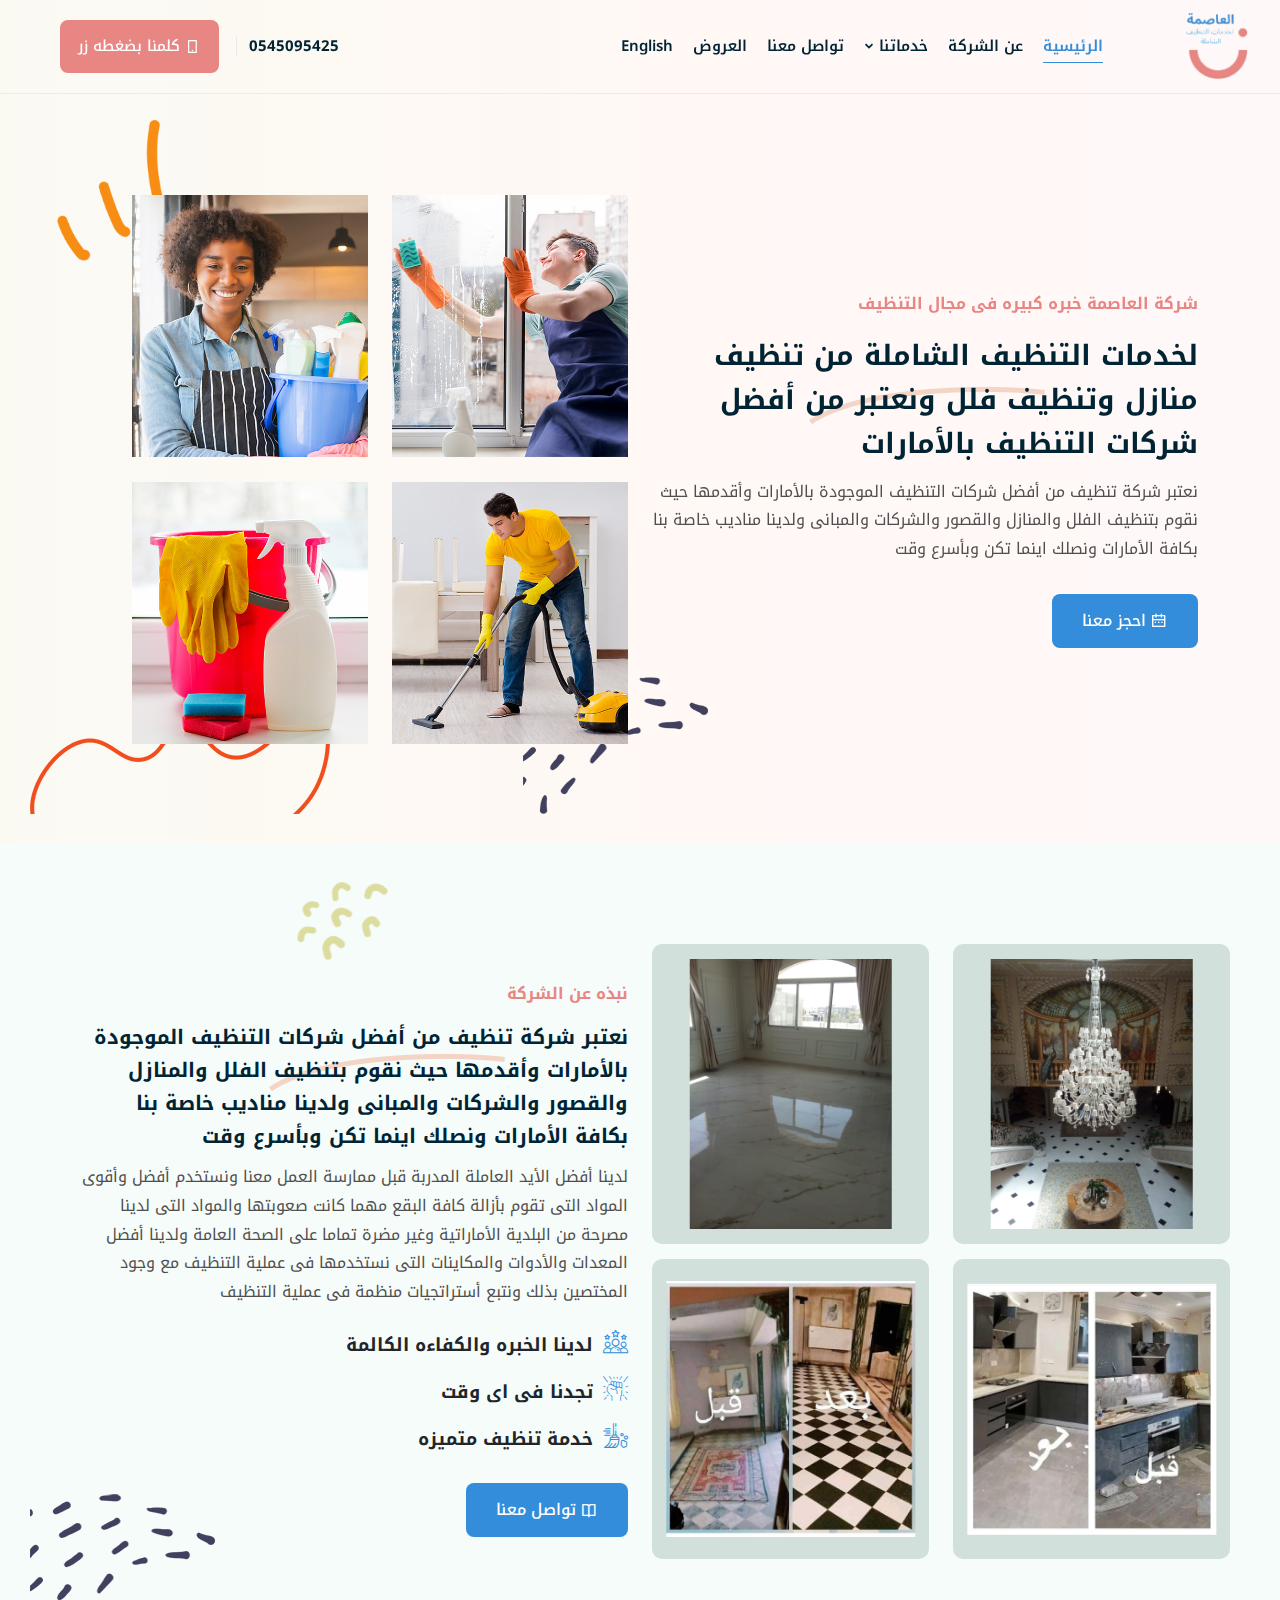
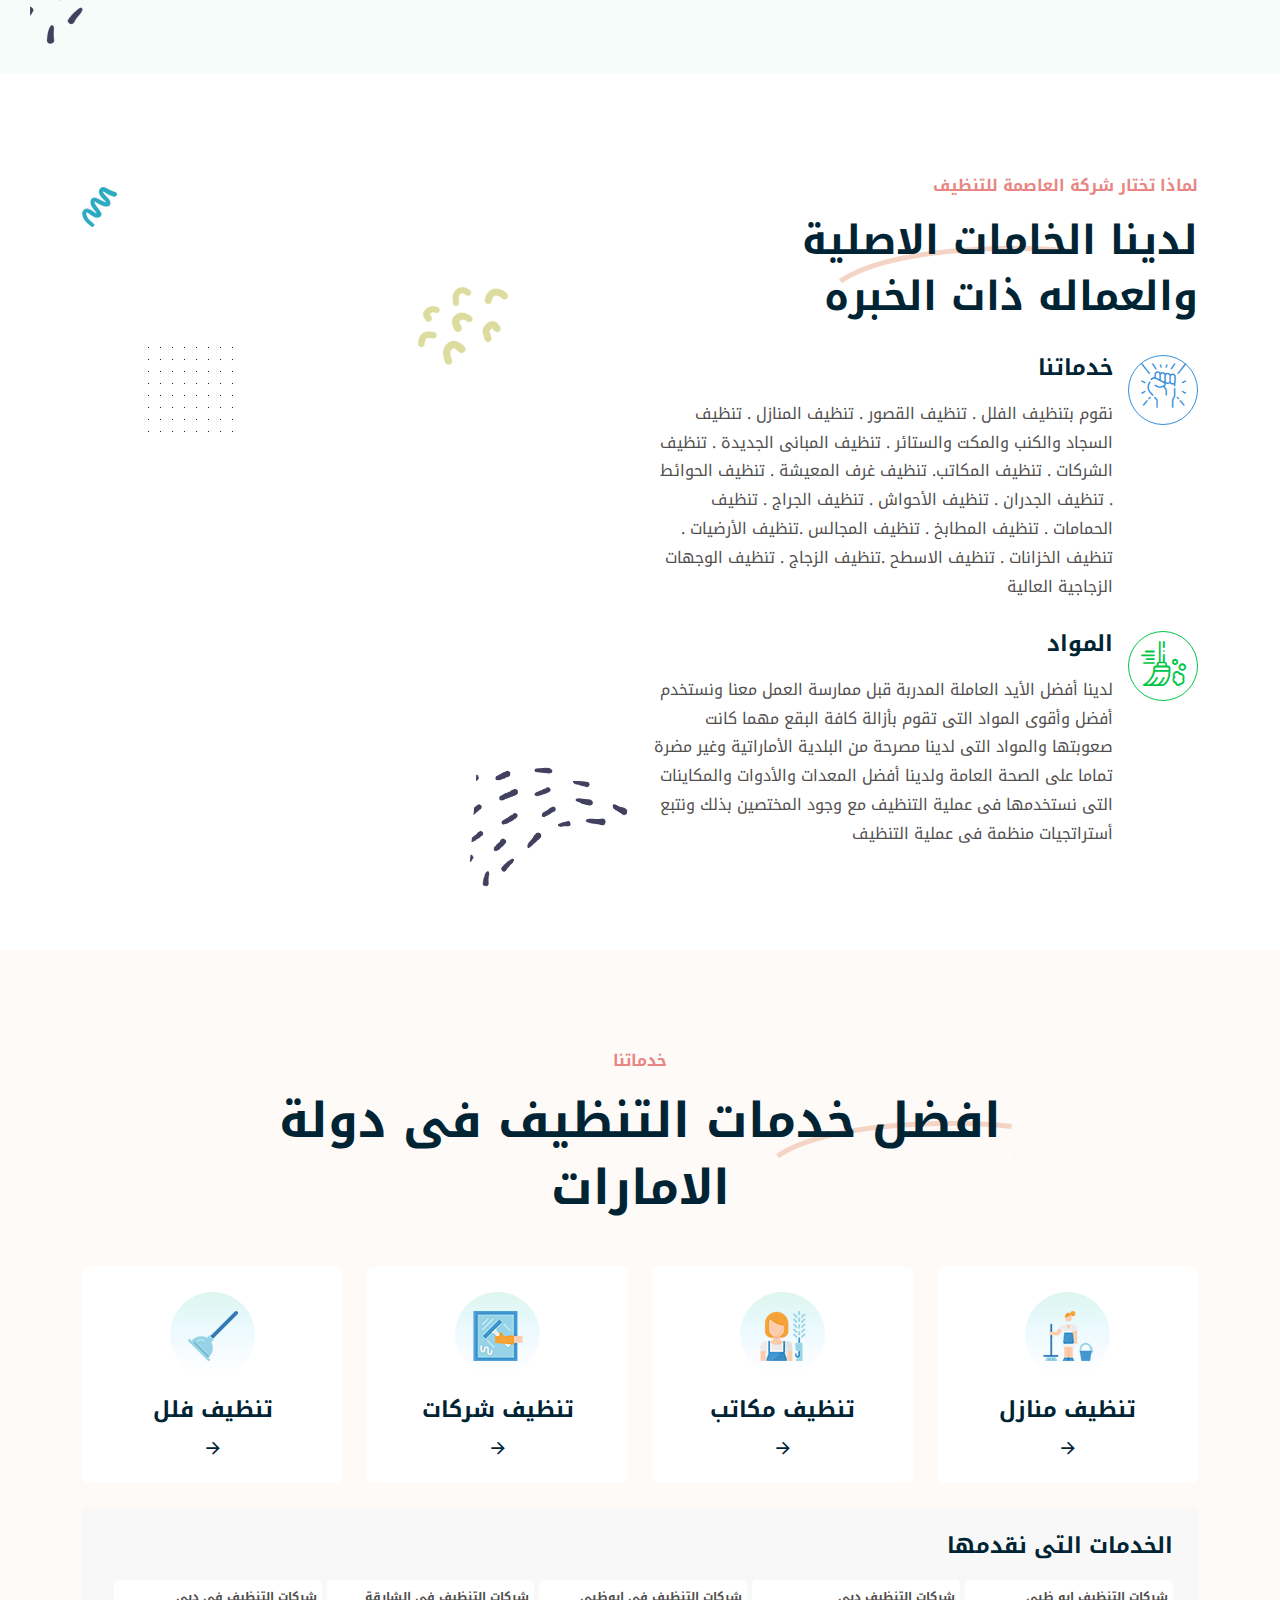
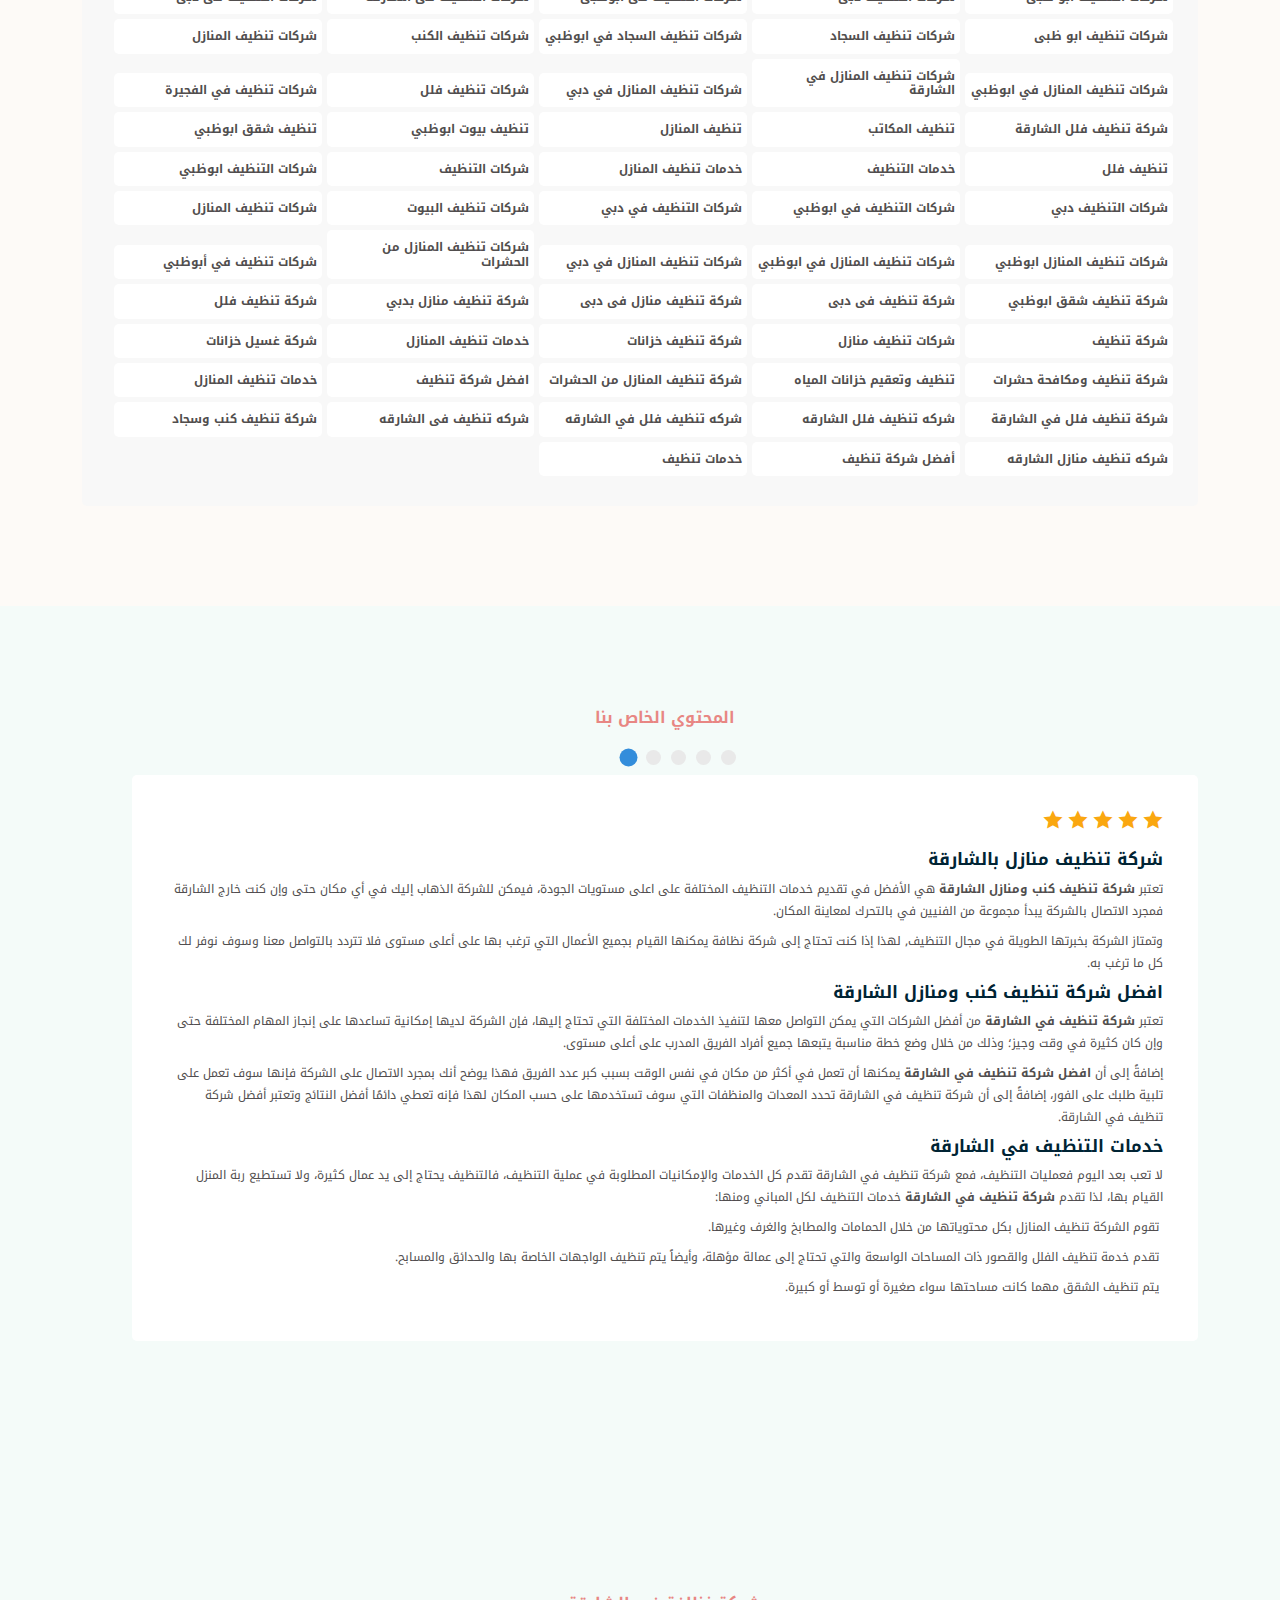
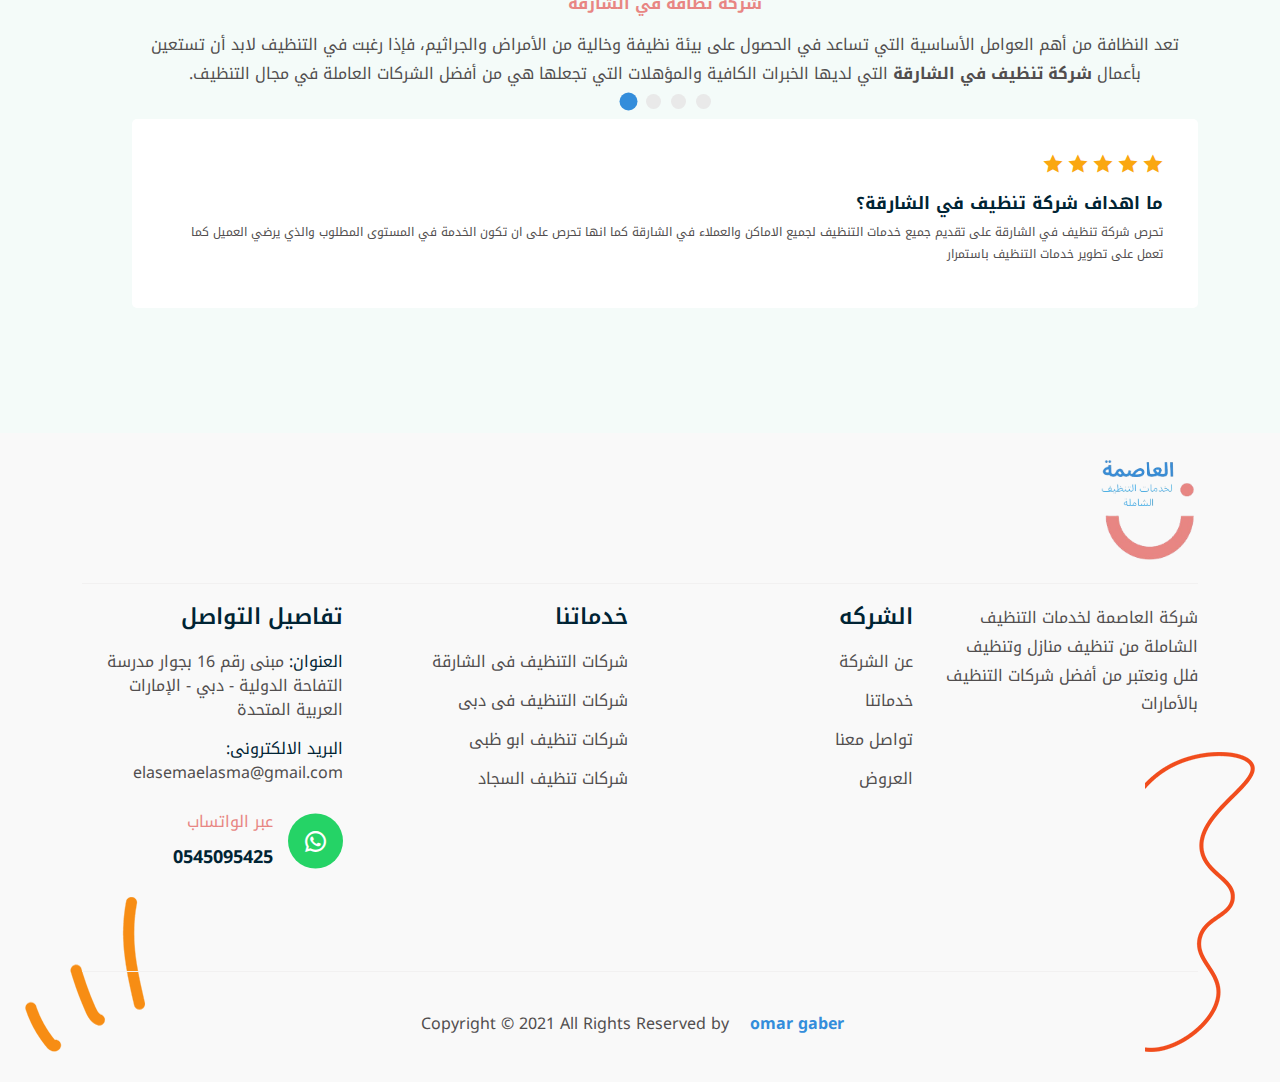
<file: index.html>
<!doctype html>
<html lang="zxx">

 
<head>

<meta charset="utf-8">
<meta name="viewport" content="width=device-width, initial-scale=1, shrink-to-fit=no">

<link rel="stylesheet" href="assets/css/bootstrap.min.css">
<link rel="stylesheet" href="assets/css/aos.css">
<link rel="stylesheet" href="assets/css/animate.min.css">
<link rel="stylesheet" href="assets/css/meanmenu.css">
<link rel="stylesheet" href="assets/css/remixicon.css">
<link rel="stylesheet" href="assets/css/flaticon.css">
<link rel="stylesheet" href="assets/css/odometer.min.css">
<link rel="stylesheet" href="assets/css/owl.carousel.min.css">
<link rel="stylesheet" href="assets/css/owl.theme.default.min.css">
<link rel="stylesheet" href="assets/css/jquery-ui.min.css">
<link rel="stylesheet" href="assets/css/magnific-popup.min.css">
<link rel="stylesheet" href="assets/css/fancybox.min.css">
<link rel="stylesheet" href="assets/css/selectize.min.css">
<link rel="stylesheet" href="assets/css/style.css">
<link rel="stylesheet" href="assets/css/navbar.css">
<link rel="stylesheet" href="assets/css/footer.css">
<link rel="stylesheet" href="assets/css/responsive.css">
<link href="https://fonts.googleapis.com/css2?family=Noto+Kufi+Arabic&display=swap" rel="stylesheet">
<link rel="stylesheet" href="assets/css/custom.css">
<link rel="stylesheet" href="assets/css/arabic.css">
<title>شركة نظافه - الشارقة -  دبي - الامارات</title>
<link rel="icon" type="image/png" href="assets/images/favicon.png">
<meta name="description" content="
شركات التنظيف ابوظبي - شركات التنظيف - خدمات تنظيف المنازل - خدمات التنظيف - تنظيف فلل - تنظيف شقق ابوظبي - تنظيف بيوت ابوظبي - شركات تنظيف المنازل في ابوظبي - شركات تنظيف المنازل في دبي - شركات تنظيف المنازل ابوظبي - شركات تنظيف المنازل - شركات تنظيف البيوت - شركات التنظيف في دبي شركات التنظيف في ابوظبي - شركات التنظيف دبي -
شركات تنظيف المنازل من الحشرات - شركات تنظيف في أبوظبي - شركة تنظيف شقق ابوظبي - شركة تنظيف فى دبى - شركة تنظيف منازل فى دبى - شركة تنظيف منازل بدبي - شركة تنظيف فلل - شركة تنظيف - شركات تنظيف منازل - شركة تنظيف خزانات - خدمات تنظيف المنازل - شركة غسيل خزانات - شركة تنظيف ومكافحة حشرات -تنظيف وتعقيم خزانات المياه - 
تنظيف المكاتب - تنظيف المنازل - شركة تنظيف فلل الشارقة - شركات تنظيف في الفجيرة - شركات تنظيف فلل - شركات تنظيف المنازل في دبي - شركات تنظيف المنازل في الشارقة - شركات تنظيف المنازل في ابوظبي - شركات تنظيف المنازل
شركة تنظيف المنازل من الحشرات - افضل شركة تنظيف - خدمات تنظيف المنازل - شركة تنظيف فلل في الشارقة - شركه تنظيف فلل الشارقه -شركه تنظيف فلل في الشارقه - شركه تنظيف فى الشارقه - شركة تنظيف كنب وسجاد - شركه تنظيف منازل الشارقه - أفضل شركة تنظيف خدمات تنظيف - شركات التنظيف ابو ظبى - شركات التنظيف دبى - شركات التنظيف فى ابوظبى  شركات التنظيف فى الشارقة - شركات التنظيف فى دبى - شركات تنظيف ابو ظبى - شركات تنظيف السجاد - شركات تنظيف السجاد في ابوظبي - شركات تنظيف الكنب 
">
<meta name="keywords" content="
شركات التنظيف ابوظبي - شركات التنظيف - خدمات تنظيف المنازل - خدمات التنظيف - تنظيف فلل - تنظيف شقق ابوظبي - تنظيف بيوت ابوظبي - شركات تنظيف المنازل في ابوظبي - شركات تنظيف المنازل في دبي - شركات تنظيف المنازل ابوظبي - شركات تنظيف المنازل - شركات تنظيف البيوت - شركات التنظيف في دبي شركات التنظيف في ابوظبي - شركات التنظيف دبي -
شركات تنظيف المنازل من الحشرات - شركات تنظيف في أبوظبي - شركة تنظيف شقق ابوظبي - شركة تنظيف فى دبى - شركة تنظيف منازل فى دبى - شركة تنظيف منازل بدبي - شركة تنظيف فلل - شركة تنظيف - شركات تنظيف منازل - شركة تنظيف خزانات - خدمات تنظيف المنازل - شركة غسيل خزانات - شركة تنظيف ومكافحة حشرات -تنظيف وتعقيم خزانات المياه - 
تنظيف المكاتب - تنظيف المنازل - شركة تنظيف فلل الشارقة - شركات تنظيف في الفجيرة - شركات تنظيف فلل - شركات تنظيف المنازل في دبي - شركات تنظيف المنازل في الشارقة - شركات تنظيف المنازل في ابوظبي - شركات تنظيف المنازل
شركة تنظيف المنازل من الحشرات - افضل شركة تنظيف - خدمات تنظيف المنازل - شركة تنظيف فلل في الشارقة - شركه تنظيف فلل الشارقه -شركه تنظيف فلل في الشارقه - شركه تنظيف فى الشارقه - شركة تنظيف كنب وسجاد - شركه تنظيف منازل الشارقه - أفضل شركة تنظيف خدمات تنظيف - شركات التنظيف ابو ظبى - شركات التنظيف دبى - شركات التنظيف فى ابوظبى  شركات التنظيف فى الشارقة - شركات التنظيف فى دبى - شركات تنظيف ابو ظبى - شركات تنظيف السجاد - شركات تنظيف السجاد في ابوظبي - شركات تنظيف الكنب 
">
<meta name="author" content="
شركات التنظيف ابوظبي - شركات التنظيف - خدمات تنظيف المنازل - خدمات التنظيف - تنظيف فلل - تنظيف شقق ابوظبي - تنظيف بيوت ابوظبي - شركات تنظيف المنازل في ابوظبي - شركات تنظيف المنازل في دبي - شركات تنظيف المنازل ابوظبي - شركات تنظيف المنازل - شركات تنظيف البيوت - شركات التنظيف في دبي شركات التنظيف في ابوظبي - شركات التنظيف دبي -
شركات تنظيف المنازل من الحشرات - شركات تنظيف في أبوظبي - شركة تنظيف شقق ابوظبي - شركة تنظيف فى دبى - شركة تنظيف منازل فى دبى - شركة تنظيف منازل بدبي - شركة تنظيف فلل - شركة تنظيف - شركات تنظيف منازل - شركة تنظيف خزانات - خدمات تنظيف المنازل - شركة غسيل خزانات - شركة تنظيف ومكافحة حشرات -تنظيف وتعقيم خزانات المياه - 
تنظيف المكاتب - تنظيف المنازل - شركة تنظيف فلل الشارقة - شركات تنظيف في الفجيرة - شركات تنظيف فلل - شركات تنظيف المنازل في دبي - شركات تنظيف المنازل في الشارقة - شركات تنظيف المنازل في ابوظبي - شركات تنظيف المنازل
شركة تنظيف المنازل من الحشرات - افضل شركة تنظيف - خدمات تنظيف المنازل - شركة تنظيف فلل في الشارقة - شركه تنظيف فلل الشارقه -شركه تنظيف فلل في الشارقه - شركه تنظيف فى الشارقه - شركة تنظيف كنب وسجاد - شركه تنظيف منازل الشارقه - أفضل شركة تنظيف خدمات تنظيف - شركات التنظيف ابو ظبى - شركات التنظيف دبى - شركات التنظيف فى ابوظبى  شركات التنظيف فى الشارقة - شركات التنظيف فى دبى - شركات تنظيف ابو ظبى - شركات تنظيف السجاد - شركات تنظيف السجاد في ابوظبي - شركات تنظيف الكنب 
">
<meta name="theme-color" content="#338ddb" />
</head>
<body>

<header class="navbar-area navbar-style-two fixed-top">
<div class="main-responsive-nav">
<div class="container">
<div class="main-responsive-menu">
<div class="logo">
<a href="index.html">
<img src="assets/images/logo.png" alt="logo">
</a>
</div>
<a href="tel:0545095425" target="_blank" class="default-btn"><i class="ri-smartphone-line"></i> كلمنا بضغطه زر</a>
</div>
</div>
</div>
<div class="main-navbar">
<div class="container-fluid">
<nav class="navbar navbar-expand-md navbar-light">
<a class="navbar-brand" href="index.html">
<img src="assets/images/logo.png" alt="logo">
</a>
<div class="collapse navbar-collapse mean-menu" id="navbarSupportedContent">
<ul class="navbar-nav me-auto">
<li class="nav-item">
<a href="index.html" class="nav-link active">
الرئيسية
</a>
 </li>
<li class="nav-item">
<a href="about.html" class="nav-link">
عن الشركة
</a>
</li>
<li class="nav-item">
<a href="#" class="nav-link">
خدماتنا
<i class="ri-arrow-down-s-line"></i>
</a>
<ul class="dropdown-menu">
    <li class="nav-item"><h1><a href="services-details.html" class="nav-link">شركات التنظيف</a></li>
        <li class="nav-item"><h1><a href="services-details.html" class="nav-link">شركات التنظيف ابو ظبى</a></h1></li>
        <li class="nav-item"><h1><a href="services-details.html" class="nav-link">شركات التنظيف دبى </a></h1></li>
        <li class="nav-item"><h1><a href="services-details.html" class="nav-link">شركات التنظيف فى ابوظبى</a></h1></li>
        <li class="nav-item"><h1><a href="services-details.html" class="nav-link">شركات التنظيف فى الشارقة</a></h1></li>
        <li class="nav-item"><h1><a href="services-details.html" class="nav-link">شركات التنظيف فى دبى</a></h1></li>
        <li class="nav-item"><h1><a href="services-details.html" class="nav-link">شركات تنظيف ابو ظبى</a></h1></li>
        <li class="nav-item"><h1><a href="services-details.html" class="nav-link">شركات تنظيف السجاد</a></h1></li>
        <li class="nav-item"><h1><a href="services-details.html" class="nav-link">شركات تنظيف السجاد في ابوظبي</a></h1></li>
        <li class="nav-item"><h1><a href="services-details.html" class="nav-link">شركات تنظيف الكنب</a></h1></li>
        <li class="nav-item"><h1><a href="services-details.html" class="nav-link">شركات تنظيف المنازل</a></h1></li>
        <li class="nav-item"><h1><a href="services-details.html" class="nav-link">شركات تنظيف المنازل في ابوظبي</a></h1></li>
        <li class="nav-item"><h1><a href="services-details.html" class="nav-link">شركات تنظيف المنازل في الشارقة</a></h1></li>
        <li class="nav-item"><h1><a href="services-details.html" class="nav-link">شركات تنظيف المنازل في دبي</a></h1></li>
        <li class="nav-item"><h1><a href="services-details.html" class="nav-link">شركات تنظيف فلل</a></h1></li>
        <li class="nav-item"><h1><a href="services-details.html" class="nav-link">شركات تنظيف في الفجيرة</a></h1></li>
        <li class="nav-item"><h1><a href="services-details.html" class="nav-link">شركة تنظيف فلل الشارقة</a></h1></li>
        <li class="nav-item"><h1><a href="services-details.html" class="nav-link">تنظيف المكاتب</a></h1></li>
        <li class="nav-item"><h1><a href="services-details.html" class="nav-link">تنظيف المنازل</a></h1></li>
        <li class="nav-item"><h1><a href="services-details.html" class="nav-link">تنظيف بيوت ابوظبي</a></h1></li>
        <li class="nav-item"><h1><a href="services-details.html" class="nav-link">تنظيف شقق ابوظبي</a></h1></li>
        <li class="nav-item"><h1><a href="services-details.html" class="nav-link">تنظيف فلل</a></h1></li>
        <li class="nav-item"><h1><a href="services-details.html" class="nav-link">خدمات التنظيف</a></h1></li>
        <li class="nav-item"><h1><a href="services-details.html" class="nav-link">خدمات تنظيف المنازل</a></h1></li>
        <li class="nav-item"><h1><a href="services-details.html" class="nav-link">شركات التنظيف</a></h1></li>
        <li class="nav-item"><h1><a href="services-details.html" class="nav-link">شركات التنظيف ابوظبي</a></h1></li>
        <li class="nav-item"><h1><a href="services-details.html" class="nav-link">شركات التنظيف دبي</a></h1></li>
        <li class="nav-item"><h1><a href="services-details.html" class="nav-link">شركات التنظيف في ابوظبي</a></h1></li>
        <li class="nav-item"><h1><a href="services-details.html" class="nav-link">شركات التنظيف في دبي</a></h1></li>
        <li class="nav-item"><h1><a href="services-details.html" class="nav-link">شركات تنظيف البيوت</a></h1></li>
        <li class="nav-item"><h1><a href="services-details.html" class="nav-link">شركات تنظيف المنازل</a></h1></li>
        <li class="nav-item"><h1><a href="services-details.html" class="nav-link">شركات تنظيف المنازل ابوظبي</a></h1></li>
        <li class="nav-item"><h1><a href="services-details.html" class="nav-link">شركات تنظيف المنازل في ابوظبي</a></h1></li>
        <li class="nav-item"><h1><a href="services-details.html" class="nav-link">شركات تنظيف المنازل في دبي</a></h1></li>
        <li class="nav-item"><h1><a href="services-details.html" class="nav-link">شركات تنظيف المنازل من الحشرات</a></h1></li>
        <li class="nav-item"><h1><a href="services-details.html" class="nav-link">شركات تنظيف في أبوظبي</a></h1></li>
        <li class="nav-item"><h1><a href="services-details.html" class="nav-link">شركة تنظيف شقق ابوظبي</a></h1></li>
        <li class="nav-item"><h1><a href="services-details.html" class="nav-link">شركة تنظيف فى دبى</a></h1></li>
        <li class="nav-item"><h1><a href="services-details.html" class="nav-link">شركة تنظيف منازل فى دبى</a></h1></li>
        <li class="nav-item"><h1><a href="services-details.html" class="nav-link">شركة تنظيف منازل بدبي</a></h1></li>
        <li class="nav-item"><h1><a href="services-details.html" class="nav-link">شركة تنظيف فلل</a></h1></li>
        <li class="nav-item"><h1><a href="services-details.html" class="nav-link">شركة تنظيف</a></h1></li>
        <li class="nav-item"><h1><a href="services-details.html" class="nav-link">شركات تنظيف منازل</a></h1></li>
        <li class="nav-item"><h1><a href="services-details.html" class="nav-link">شركة تنظيف خزانات</a></h1></li>
        <li class="nav-item"><h1><a href="services-details.html" class="nav-link">خدمات تنظيف المنازل</a></h1></li>
        <li class="nav-item"><h1><a href="services-details.html" class="nav-link">شركة غسيل خزانات</a></h1></li>
        <li class="nav-item"><h1><a href="services-details.html" class="nav-link">شركة تنظيف ومكافحة حشرات</a></h1></li>
        <li class="nav-item"><h1><a href="services-details.html" class="nav-link">تنظيف وتعقيم خزانات المياه</a></h1></li>
        <li class="nav-item"><h1><a href="services-details.html" class="nav-link">شركة تنظيف المنازل من الحشرات</a></h1></li>
        <li class="nav-item"><h1><a href="services-details.html" class="nav-link">افضل شركة تنظيف</a></h1></li>
        <li class="nav-item"><h1><a href="services-details.html" class="nav-link">خدمات تنظيف المنازل</a></h1></li>
        <li class="nav-item"><h1><a href="services-details.html" class="nav-link">شركة تنظيف فلل في الشارقة</a></h1></li>
        <li class="nav-item"><h1><a href="services-details.html" class="nav-link">شركه تنظيف فلل الشارقه</a></h1></li>
        <li class="nav-item"><h1><a href="services-details.html" class="nav-link">شركه تنظيف فلل في الشارقه</a></h1></li>
        <li class="nav-item"><h1><a href="services-details.html" class="nav-link">شركه تنظيف فى الشارقه</a></h1></li>
        <li class="nav-item"><h1><a href="services-details.html" class="nav-link">شركة تنظيف كنب وسجاد</a></h1></li>
        <li class="nav-item"><h1><a href="services-details.html" class="nav-link">شركه تنظيف منازل الشارقه</a></h1></li>
        <li class="nav-item"><h1><a href="services-details.html" class="nav-link">أفضل شركة تنظيف</a></h1></li>
        <li class="nav-item"><h1><a href="services-details.html" class="nav-link">خدمات تنظيف</a></h1></li>
</ul>
</li>

<li class="nav-item">
<a href="contact.html" class="nav-link">تواصل معنا</a>
</li>
<li class="nav-item">
    <a href="offers.html" class="nav-link">العروض</a>
    </li>
     <li class="nav-item">
        <a href="EN/index.html" class="nav-link">English</a>
        </li>

</ul>
<div class="others-options d-flex align-items-center">
<div class="option-item">
<a href="tel:0545095425" class="phone-number">0545095425</a>
</div>
<div class="option-item">
<a href="tel:0545095425" target="_blank" class="default-btn"><i class="ri-smartphone-line"></i> كلمنا بضغطه زر</a>
</div>
</div>
</div>
</nav>
</div>
</div>
<div class="others-option-for-responsive">
<div class="container">
<div class="dot-menu">
<div class="inner">
<div class="circle circle-one"></div>
<div class="circle circle-two"></div>
<div class="circle circle-three"></div>
</div>
</div>
<div class="container">
<div class="option-inner">
<div class="others-options d-flex align-items-center">
<div class="option-item">
<a href="tel:0545095425" class="phone-number">0545095425</a>
</div>
<div class="option-item">
<a href="contact.html" class="default-btn"><i class="ri-chat-1-line"></i> كلمنا بضغطه زر</a>
</div>
 </div>
</div>
</div>
</div>
</div>
</header>




<div class="main-banner-area-with-years">
<div class="container">
<div class="row align-items-center justify-content-center">
<div class="col-lg-6 col-md-12" data-aos="fade-right" data-aos-delay="50" data-aos-duration="500">
<div class="main-banner-years-content" data-speed="0.02" data-revert="true">
<span>شركة العاصمة خبره كبيره فى مجال التنظيف</span>
<h1> لخدمات التنظيف الشاملة من تنظيف منازل وتنظيف فلل ونعتبر من أفضل شركات التنظيف بالأمارات </h1>
<p>نعتبر شركة تنظيف من أفضل شركات التنظيف الموجودة بالأمارات وأقدمها حيث نقوم بتنظيف الفلل والمنازل والقصور والشركات والمبانى ولدينا مناديب خاصة بنا بكافة الأمارات ونصلك اينما تكن وبأسرع وقت </p>
<div class="banner-btn">
<a href="contact.html" class="default-btn"><i class="ri-calendar-2-line"></i> احجز معنا</a>
</div>
</div>
</div>
<div class="col-lg-6 col-md-12" data-aos="fade-left" data-aos-delay="50" data-aos-duration="500" data-aos-once="true">
<div class="main-banner-years-image" data-speed="0.02" data-revert="true">
<div class="row">
<div class="col-lg-6 col-sm-6 col-md-6 col-6">
<div class="image">
<img src="assets/images/main-banner/banner-two/banner-1.jpg" alt="image">
</div>
</div>
<div class="col-lg-6 col-sm-6 col-md-6 col-6">
<div class="image">
<img src="assets/images/main-banner/banner-two/banner-2.jpg" alt="image">
</div>
</div>
<div class="col-lg-6 col-sm-6 col-md-6 col-6">
<div class="image">
<img src="assets/images/main-banner/banner-two/banner-3.jpg" alt="image">
</div>
</div>
<div class="col-lg-6 col-sm-6 col-md-6 col-6">
<div class="image">
<img src="assets/images/main-banner/banner-two/banner-4.jpg" alt="image">
</div>
</div>
</div>
<div class="banner-image-shape-1" data-speed="0.08" data-revert="true">
<img src="assets/images/main-banner/banner-two/shape-2.png" alt="image">
</div>
<div class="banner-image-shape-2" data-speed="0.08" data-revert="true">
<img src="assets/images/main-banner/banner-two/shape-3.png" alt="image">
</div>
</div>
</div>
</div>
</div>
<div class="main-banner-shape-1" data-speed="0.08" data-revert="true">
<img src="assets/images/main-banner/banner-two/shape-1.png" alt="image">
</div>
</div>




<div class="about-area-with-bg-color ptb-100">
<div class="container-fluid">
<div class="row align-items-center">
<div class="col-lg-6 col-md-12">
<div class="about-image-wrap" data-speed="0.02" data-revert="true">
<div class="row">
<div class="col-lg-6 col-sm-6 col-md-6 col-6">
 <div class="image">
<img src="assets/images/gallery/7.jfif" alt="image">
</div>
</div>
<div class="col-lg-6 col-sm-6 col-md-6 col-6">
<div class="image">
<img src="assets/images/gallery/2.jfif" alt="image">
</div>
</div>
<div class="col-lg-6 col-sm-6 col-md-6 col-6">
    <div class="image">
   <img src="assets/images/gallery/12.jfif" alt="image">
   </div>
   </div>
   <div class="col-lg-6 col-sm-6 col-md-6 col-6">
   <div class="image">
   <img src="assets/images/gallery/5.jfif" alt="image">
   </div>
   </div>
</div>

</div>
</div>
<div class="col-lg-6 col-md-12">
<div class="about-content-wrap" data-speed="0.02" data-revert="true">
<span>نبذه عن الشركة</span>
<h3>نعتبر شركة تنظيف من أفضل شركات التنظيف الموجودة بالأمارات وأقدمها حيث نقوم بتنظيف الفلل والمنازل والقصور والشركات والمبانى ولدينا مناديب خاصة بنا بكافة الأمارات ونصلك اينما تكن وبأسرع وقت </h3>
<p>لدينا أفضل الأيد العاملة المدربة قبل ممارسة العمل معنا ونستخدم أفضل وأقوى المواد التى تقوم بأزالة كافة البقع مهما كانت صعوبتها والمواد التى لدينا مصرحة من البلدية الأماراتية وغير مضرة تماما على الصحة العامة ولدينا أفضل المعدات والأدوات والمكاينات التى نستخدمها فى عملية التنظيف مع وجود المختصين بذلك ونتبع أستراتجيات منظمة فى عملية التنظيف </p>
<ul class="about-list">
<li><i class="flaticon-rating"></i> لدينا الخبره والكفاءه الكالمة</li>
<li><i class="flaticon-empowerment"></i> تجدنا فى اى وقت</li>
<li><i class="flaticon-broom"></i> خدمة تنظيف متميزه</li>
</ul>
<div class="about-btn">
<a href="contact.html" class="default-btn"><i class="ri-book-open-line"></i> تواصل معنا</a>
</div>
</div>
</div>
</div>
</div>
<div class="about-shape-3" data-speed="0.08" data-revert="true">
<img src="assets/images/about/shape-2.png" alt="image">
</div>
<div class="about-shape-4" data-speed="0.04" data-revert="true">
<img src="assets/images/about/shape-3.png" alt="image">
</div>
<!-- <div class="about-shape-5" data-speed="0.09" data-revert="true">
<img src="assets/images/about/shape-6.png" alt="image">
</div> -->
</div>


<div class="choose-us-area ptb-100">
<div class="container">
<div class="row align-items-center">
<div class="col-lg-6 col-md-12">
<div class="choose-us-content" data-speed="0.02" data-revert="true">
<span>لماذا تختار شركة العاصمة للتنظيف</span>
<h3>لدينا الخامات الاصلية والعماله ذات الخبره </h3>
<div class="content-box">
<div class="icon">
<i class="flaticon-empowerment"></i>
</div>
<h4>خدماتنا</h4>
<p>نقوم بتنظيف الفلل . تنظيف القصور . تنظيف المنازل . تنظيف السجاد والكنب والمكت والستائر . تنظيف المبانى الجديدة . تنظيف الشركات  . تنظيف المكاتب. 
    تنظيف غرف المعيشة . تنظيف الحوائط . تنظيف الجدران . تنظيف الأحواش . تنظيف الجراج . تنظيف الحمامات . تنظيف المطابخ . تنظيف المجالس .تنظيف الأرضيات . تنظيف الخزانات . تنظيف الاسطح .تنظيف الزجاج . تنظيف الوجهات الزجاجية العالية 
    </p>
</div>
<div class="content-box color-two">
<div class="icon">
<i class="flaticon-broom"></i>
</div>
<h4>المواد </h4>
<p>لدينا أفضل الأيد العاملة المدربة قبل ممارسة العمل معنا ونستخدم أفضل وأقوى المواد التى تقوم بأزالة كافة البقع مهما كانت صعوبتها والمواد التى لدينا مصرحة من البلدية الأماراتية وغير مضرة تماما على الصحة العامة ولدينا أفضل المعدات والأدوات والمكاينات التى نستخدمها فى عملية التنظيف مع وجود المختصين بذلك ونتبع أستراتجيات منظمة فى عملية التنظيف </p>
</div>
</div>
</div>
<div class="col-lg-6 col-md-12">
<div class="choose-us-image" data-speed="0.02" data-revert="true">
<img src="assets/images/choose-us/choose-1.png" data-aos="fade-up" data-aos-delay="50" data-aos-duration="500" alt="image">
<div class="square-pattern" data-aos="fade-down" data-aos-delay="70" data-aos-duration="700"></div>
<div class="choose-image-shape-1" data-speed="0.05" data-revert="true">
<img src="assets/images/choose-us/shape-1.png" alt="image">
</div>
<div class="choose-image-shape-2" data-speed="0.07" data-revert="true">
<img src="assets/images/choose-us/shape-2.png" alt="image">
</div>
<div class="choose-image-shape-3" data-speed="0.08" data-revert="true">
<img src="assets/images/choose-us/shape-3.png" alt="image">
</div>
<div class="choose-image-shape-4" data-speed="0.09" data-revert="true">
<img src="assets/images/choose-us/shape-4.png" alt="image">
</div>
</div>
</div>
</div>
</div>
</div>


<div class="services-area bg-fefbf3 ptb-100">
<div class="container">
<div class="section-title">
<span>خدماتنا</span>
<h2>افضل خدمات التنظيف فى دولة الامارات</h2>
</div>
<div class="row justify-content-center">
<div class="col-lg-3 col-sm-6">
<div class="single-services-card">
<div class="image">
<img src="assets/images/services/services-1.png" alt="image">
</div>
<h3>
<a href="services-details.html">تنظيف منازل</a>
</h3>
<a href="services-details.html" class="services-btn"><i class="ri-arrow-right-line"></i></a>
</div>
</div>
<div class="col-lg-3 col-sm-6">
<div class="single-services-card">
<div class="image">
<img src="assets/images/services/services-2.png" alt="image">
</div>
<h3>
<a href="services-details.html">تنظيف مكاتب</a>
</h3>
<a href="services-details.html" class="services-btn"><i class="ri-arrow-right-line"></i></a>
</div>
</div>
<div class="col-lg-3 col-sm-6">
<div class="single-services-card">
<div class="image">
<img src="assets/images/services/services-3.png" alt="image">
</div>
<h3>
<a href="services-details.html">تنظيف شركات</a>
</h3>
<a href="services-details.html" class="services-btn"><i class="ri-arrow-right-line"></i></a>
</div>
</div>
<div class="col-lg-3 col-sm-6">
<div class="single-services-card">
<div class="image">
<img src="assets/images/services/services-4.png" alt="image">
</div>
<h3>
<a href="services-details.html">تنظيف فلل</a>
</h3>
<a href="services-details.html" class="services-btn"><i class="ri-arrow-right-line"></i></a>
</div>
</div>
<div class="col-md-12 col-sm-12">
    <div class="widget-area p-0">
        <div class="widget widget_service_categories">
            <h3 class="widget-title">الخدمات التى نقدمها</h3>
            <ul class="categories-list">
                <li><h1><a href="services-details.html">شركات التنظيف ابو ظبى</a></h1></li>
                <li><h1><a href="services-details.html">شركات التنظيف دبى </a></h1></li>
                <li><h1><a href="services-details.html">شركات التنظيف فى ابوظبى</a></h1></li>
                <li><h1><a href="services-details.html">شركات التنظيف فى الشارقة</a></h1></li>
                <li><h1><a href="services-details.html">شركات التنظيف فى دبى</a></h1></li>
                <li><h1><a href="services-details.html">شركات تنظيف ابو ظبى</a></h1></li>
                <li><h1><a href="services-details.html">شركات تنظيف السجاد</a></h1></li>
                <li><h1><a href="services-details.html">شركات تنظيف السجاد في ابوظبي</a></h1></li>
                <li><h1><a href="services-details.html">شركات تنظيف الكنب</a></h1></li>
                <li><h1><a href="services-details.html">شركات تنظيف المنازل</a></h1></li>
                <li><h1><a href="services-details.html">شركات تنظيف المنازل في ابوظبي</a></h1></li>
                <li><h1><a href="services-details.html">شركات تنظيف المنازل في الشارقة</a></h1></li>
                <li><h1><a href="services-details.html">شركات تنظيف المنازل في دبي</a></h1></li>
                <li><h1><a href="services-details.html">شركات تنظيف فلل</a></h1></li>
                <li><h1><a href="services-details.html">شركات تنظيف في الفجيرة</a></h1></li>
                <li><h1><a href="services-details.html">شركة تنظيف فلل الشارقة</a></h1></li>
                <li><h1><a href="services-details.html">تنظيف المكاتب</a></h1></li>
                <li><h1><a href="services-details.html">تنظيف المنازل</a></h1></li>
                <li><h1><a href="services-details.html">تنظيف بيوت ابوظبي</a></h1></li>
                <li><h1><a href="services-details.html">تنظيف شقق ابوظبي</a></h1></li>
                <li><h1><a href="services-details.html">تنظيف فلل</a></h1></li>
                <li><h1><a href="services-details.html">خدمات التنظيف</a></h1></li>
                <li><h1><a href="services-details.html">خدمات تنظيف المنازل</a></h1></li>
                <li><h1><a href="services-details.html">شركات التنظيف</a></h1></li>
                <li><h1><a href="services-details.html">شركات التنظيف ابوظبي</a></h1></li>
                <li><h1><a href="services-details.html">شركات التنظيف دبي</a></h1></li>
                <li><h1><a href="services-details.html">شركات التنظيف في ابوظبي</a></h1></li>
                <li><h1><a href="services-details.html">شركات التنظيف في دبي</a></h1></li>
                <li><h1><a href="services-details.html">شركات تنظيف البيوت</a></h1></li>
                <li><h1><a href="services-details.html">شركات تنظيف المنازل</a></h1></li>
                <li><h1><a href="services-details.html">شركات تنظيف المنازل ابوظبي</a></h1></li>
                <li><h1><a href="services-details.html">شركات تنظيف المنازل في ابوظبي</a></h1></li>
                <li><h1><a href="services-details.html">شركات تنظيف المنازل في دبي</a></h1></li>
                <li><h1><a href="services-details.html">شركات تنظيف المنازل من الحشرات</a></h1></li>
                <li><h1><a href="services-details.html">شركات تنظيف في أبوظبي</a></h1></li>
                <li><h1><a href="services-details.html">شركة تنظيف شقق ابوظبي</a></h1></li>
                <li><h1><a href="services-details.html">شركة تنظيف فى دبى</a></h1></li>
                <li><h1><a href="services-details.html">شركة تنظيف منازل فى دبى</a></h1></li>
                <li><h1><a href="services-details.html">شركة تنظيف منازل بدبي</a></h1></li>
                <li><h1><a href="services-details.html">شركة تنظيف فلل</a></h1></li>
                <li><h1><a href="services-details.html">شركة تنظيف</a></h1></li>
                <li><h1><a href="services-details.html">شركات تنظيف منازل</a></h1></li>
                <li><h1><a href="services-details.html">شركة تنظيف خزانات</a></h1></li>
                <li><h1><a href="services-details.html">خدمات تنظيف المنازل</a></h1></li>
                <li><h1><a href="services-details.html">شركة غسيل خزانات</a></h1></li>
                <li><h1><a href="services-details.html">شركة تنظيف ومكافحة حشرات</a></h1></li>
                <li><h1><a href="services-details.html">تنظيف وتعقيم خزانات المياه</a></h1></li>
                <li><h1><a href="services-details.html">شركة تنظيف المنازل من الحشرات</a></h1></li>
                <li><h1><a href="services-details.html">افضل شركة تنظيف</a></h1></li>
                <li><h1><a href="services-details.html">خدمات تنظيف المنازل</a></h1></li>
                <li><h1><a href="services-details.html">شركة تنظيف فلل في الشارقة</a></h1></li>
                <li><h1><a href="services-details.html">شركه تنظيف فلل الشارقه</a></h1></li>
                <li><h1><a href="services-details.html">شركه تنظيف فلل في الشارقه</a></h1></li>
                <li><h1><a href="services-details.html">شركه تنظيف فى الشارقه</a></h1></li>
                <li><h1><a href="services-details.html">شركة تنظيف كنب وسجاد</a></h1></li>
                <li><h1><a href="services-details.html">شركه تنظيف منازل الشارقه</a></h1></li>
                <li><h1><a href="services-details.html">أفضل شركة تنظيف</a></h1></li>
                <li><h1><a href="services-details.html">خدمات تنظيف</a></h1></li>
            </ul>
            </div>
    </div>
        </div>
</div>
</div>
</div>

<div class="testimonials-area bg-f4fbf9 ptb-100">
    <div class="container">
    <div class="row align-items-center">
    <div class="col-md-12">
    <div class="testimonials-box-content" data-speed="0.02" data-revert="true">
        <div class="content text-center">
            <span>المحتوي الخاص بنا</span>
        </div>
    <div class="testimonials-slides-two testimonials-slides-two1 owl-carousel owl-theme">
    <div class="single-testimonials-card">
    <div class="rating">
    <i class="ri-star-fill"></i>
    <i class="ri-star-fill"></i>
    <i class="ri-star-fill"></i>
    <i class="ri-star-fill"></i>
    <i class="ri-star-fill"></i>
    </div>
        <div class="info">
            <h3>شركة تنظيف منازل بالشارقة</h3>
            </div>
        <p>تعتبر <strong>شركة تنظيف كنب ومنازل الشارقة</strong> هي الأفضل في تقديم خدمات التنظيف المختلفة على اعلى مستويات الجودة، فيمكن للشركة الذهاب إليك في أي مكان حتى وإن كنت خارج الشارقة فمجرد الاتصال بالشركة يبدأ مجموعة من الفنيين في بالتحرك لمعاينة المكان.</p>
        <p>وتمتاز الشركة بخبرتها الطويلة في مجال التنظيف, لهذا إذا كنت تحتاج إلى شركة نظافة يمكنها القيام بجميع الأعمال التي ترغب بها على أعلى مستوى فلا تتردد بالتواصل معنا وسوف نوفر لك كل ما ترغب به.</p>
        <div class="info">
            <h3>افضل شركة تنظيف كنب ومنازل الشارقة</h3>
            </div>
<p>تعتبر <strong>شركة تنظيف في الشارقة</strong> من أفضل الشركات التي يمكن التواصل معها لتنفيذ الخدمات المختلفة التي تحتاج إليها، فإن الشركة لديها إمكانية تساعدها على إنجاز المهام المختلفة حتى وإن كان كثيرة في وقت وجيز؛ وذلك من خلال وضع خطة مناسبة يتبعها جميع أفراد الفريق المدرب على أعلى مستوى.</p>
<p>إضافةً إلى أن <strong>افضل</strong> <strong>شركة تنظيف في الشارقة</strong> يمكنها أن تعمل في أكثر من مكان في نفس الوقت بسبب كبر عدد الفريق فهذا يوضح أنك بمجرد الاتصال على الشركة فإنها سوف تعمل على تلبية طلبك على الفور، إضافةً إلى أن شركة تنظيف في الشارقة تحدد المعدات والمنظفات التي سوف تستخدمها على حسب المكان لهذا فإنه تعطي دائمًا أفضل النتائج وتعتبر أفضل شركة تنظيف في الشارقة.</p>


<div class="info">
    <h3>خدمات التنظيف في الشارقة</h3>
    </div>
<p>لا تعب بعد اليوم فعمليات التنظيف، فمع شركة تنظيف في الشارقة تقدم كل الخدمات والإمكانيات المطلوبة في عملية التنظيف، فالتنظيف يحتاج إلى يد عمال كثيرة، ولا تستطيع ربة المنزل القيام بها، لذا تقدم <strong>شركة تنظيف في الشارقة</strong> خدمات التنظيف لكل المباني ومنها:</p>
<p>&nbsp;تقوم الشركة تنظيف المنازل بكل محتوياتها من خلال الحمامات والمطابخ والغرف وغيرها.</p>
<p>&nbsp;تقدم خدمة تنظيف الفلل والقصور ذات المساحات الواسعة والتي تحتاج إلى عمالة مؤهلة، وأيضاً يتم تنظيف الواجهات الخاصة بها والحدائق والمسابح.</p>
<p>&nbsp;يتم تنظيف الشقق مهما كانت مساحتها سواء صغيرة أو توسط أو كبيرة.</p>
    </div>
    <div class="single-testimonials-card">
    <div class="rating">
    <i class="ri-star-fill"></i>
    <i class="ri-star-fill"></i>
    <i class="ri-star-fill"></i>
    <i class="ri-star-fill"></i>
    <i class="ri-star-fill"></i>
    </div>
    <div class="info">
        <h3>شركة تنظيف شقق الشارقة</h3>
        </div>
    <p>من المؤكد أن تنظيف الشقق يجعل العملاء يشعرون بالراحة والبهجة؛ لهذا فإن ربة المنزل تفكر دائمًا في أن تحافظ على نظافة الشقة ولكن حتى تتمكن من الوصول إلى هذا الهدف فإنها تحتاج إلى المساعدة من شركة متخصصة في مجال التنظيف، ومن أفضل الشركات التي لديها إمكانية عالية في التنظيف هي <strong>شركة تنظيف في الشارقة</strong> فتقدم الشركة العديد من الخدمات المختلفة منها ما يلي :-</p>
    <p>تقوم الشركة بتنظيف الأرضيات وجليها والتخلص من أي بقع توجد بها.</p>
    <p>يقوم فريق العمل بتنظيف الكنب والسجاد وجميع الفرش الموجود في الشقة.</p>
    <p>يهتم كثيرًا بتنظيف المطبخ والحمام وتعقيمه للتخلص من البقع الصعبةالموجودة به.</p>
    <p>تهتم <strong>شركة تنظيف شقق الشارقة</strong> بمسح كافة الأبواب الخارجية والنوافذ الخارجية من الشقة.</p>
    <p>كما يتم تنظيف الأجهزة الكهربائية جميعها.</p>    
    <div class="info">
        <h3>شركة تنظيف فلل في الشارقة</h3>
        </div>
    <p>تقدم <strong>شركة تنظيف فلل في الشارقة</strong> بتنظيف الفلل من خلال طاقم متميز ومؤهل من العمالة المدربة والمؤهلة تماماً على تنظيف المباني، وتقدم الشركة خدماتها للشركات والفنادق والمساجد والمنشآت العامة والخاصة، وتتضمن خدمة تنظيف الفلل في الشارقة كالتالي :-</p>
    <p>يتم مسح وتنظيف السلالم الموجودة بالمباني العامة والخاصة، بجانب تنظيف ومسح المداخل الخاصة.</p>
    <p>كما يقوم فريق العمل بتنظيف الحوائط والأرضيات.</p>
    <p>يتم تنظيف وتلميع الأبواب والشبابيك من خلال أقوى أنواع الملمعات التي توجد بها طبقة شمعية، كما يتم تلميع المكاتب الخشبية وتنظيف وترتيب وتنظيم المكان بالكامل.</p>
    <p>كما تهتم <strong>شركة تنظيف في الشارقة</strong> بتنظيف الحمامات الخاصة بالمباني من خلال المطهرات والمنظفات التي تقضي بشكل نهائي على البكتريا والجراثيم.</p>
    <p>كما يتم غسل السيراميك والحوائط.</p>
    </div>
    <div class="single-testimonials-card">
    <div class="rating">
    <i class="ri-star-fill"></i>
    <i class="ri-star-fill"></i>
    <i class="ri-star-fill"></i>
    <i class="ri-star-fill"></i>
    <i class="ri-star-fill"></i>
    </div>  
      <div class="info">
    <h3>شركة تنظيف واجهات في الشارقة</h3>
    </div>
    <p>تنظيف واجهات المنازل من أكثر الأمور التي يجد العميل فيها صعوبة للقيام بها، ولكن من خلال شركة تنظيف واجهات منازل في الشارقة توفر لكم خدمة تنظيف واجهات منازل بأحسن جودة عالية، كما تقوم بتنظيف كل أنواع واجهات المنازل سواء كانت واجهات حجر أو وجهات زجاج أو واجهات رخام وهو واجهات لها طريقة خاصة به لتنظيفها، فتنظيف الواجهات الزجاج في <strong>شركة تنظيف في الشارقة </strong>يتم من خلال :-</p>
    <p>تتم مهمة تنظيف واجهات مباني على يد أفضل العمالة المتميزة والتي لديها الخبرة الكافية في أعمال تنظيف الزجاج.</p>
    <p>يتم تنظيف الزجاج من خلال المنظفات القوية والحديثة، التي تمنح للزجاج لمعة قوية.</p>
    <p>تعتمد الشركة على أدوات تلميع مميزة التي تظهر جمال الزجاج.</p>
    <p>كما تقوم <strong>شركة تنظيف واجهات في الشارقة</strong> بإتباع أبرز الأساليب المطورة التي تساعد على القيام بأعمال تنظيف الواجهات الزجاجية.</p>
    
    <div class="info">
        <h3>بالنسبة لتنظيف واجهات حجر</h3>
        </div>
<p>&nbsp;يتم تنظيف واجهات حجر بالرمل، حيث تستخدم شركة تنظيف واجهات منازل بالشارقة ضرب الرمل لإزالة الأوساخ والأتربة من على الحجر.</p>
<p>يتم تنظيف كل أنواع الحجر سواء الخشن أو الناعم من خلال أفضل ماكينات التنظيف بالرمل والتي تجعل الحجر جديد جداً.</p>
<p>كما يتم استخدام مسدس الماء في تنظيف الواجهات الحجر وتعتبر طريقة فعالة جداً في التخلص من الاوساخ عن الحجر، وبستخدم في الأماكن التي من لصعب أن يتم ضرب الرمل بها، وهو أقل تكلفة عن الرمل.</p>
<p>تتم اعمال تنظيف الواجهات الرخام عن طريق استخدام مجموعة من الطرق والادوات الحديثة ومنها:</p>

    </div>
    <div class="single-testimonials-card">
        <div class="rating">
        <i class="ri-star-fill"></i>
        <i class="ri-star-fill"></i>
        <i class="ri-star-fill"></i>
        <i class="ri-star-fill"></i>
        <i class="ri-star-fill"></i>
        </div>
        <div class="info">
            <h3>تنظيف بالبخار في الشارقة</h3>
            </div>
<p>البخار هو من أحدث الوسائل التي اكتشفت في الفترات الأخيرة والتي تستخدم في مجال التنظيف، حيث يتميز التنظيف بالبخار بالقدرة الكبيرة على إزالة البقع الصعبة والمختلفة من الأنسجة دون أي ضرر بها، بالإضافة إلى قدرته الكبيرة على التعقيم بسبب درجة الحرارة العالية،</p>
<p>حيث ان <strong>شركة تنظيف بالبخار في الشارقة</strong> تمتلك مجموعة من العمالة المهارة التي لديها الخبرة والإمكانية في التعامل مع ماكينات البخار، وهي تستخدم في تنظيف الكثير من الأغراض منها:</p>
<p>الكنب</p>
<p>والسجاد</p>
<p>والمفروشات</p>
<p>والموكيت</p>
<p>والستائر</p>
<p>والارضيات</p>
<p>والآثاث</p>
<p>كما يستخدم البخار أيضاً في تنظيف وتظهير الأرضيات والسيراميك والباركيه، بالإضافة أنه له القدرة العالية في في تطهير وتعقيم الحمامات والمطابخ.، ومن أهم مميزات التنظيف بالبخار:</p>
<p>&nbsp;يقضي بشكل كبير على أصعب البقع التي تتواجد في الكنب والسجاد والمفروشات وغيرها.</p>
<p>يحافظ على الألوان والأنسجة للسجاد والمفروشات والكنب والستائر.</p>

        </div>
        <div class="single-testimonials-card">
        <div class="rating">
        <i class="ri-star-fill"></i>
        <i class="ri-star-fill"></i>
        <i class="ri-star-fill"></i>
        <i class="ri-star-fill"></i>
        <i class="ri-star-fill"></i>
        </div>  
          <div class="info">
        <h3>شركة تنظيف كنب الشارقة</h3>
        </div>
<p>الكنب من أكثر أنواع العفش التي تحتاج لتنظيف دوري بسبب تعرضها للأتساخ الشديد بسبب استخدام الأطفال لها، وتقوم <strong>شركة تنظيف كنب في الشارقة</strong> بتنظيف جميع أنواع الكنب من خلال تقنيات عالية ومميزة :-</p>
<p>يقوم فريق العمل بشفط الأتربة العالقة بالكنب من خلال المكنسة الكهربائية.</p>
<p>ثم يتم تنظيف الكنب من جهاز البخار المخصص لذلك، مع إضافة بعض المنظفات للحصول على أفضل النتائج، حيث أن جهاز البخار يقضي على أصعب البقع ويحافظ على الكنب.</p>
<p>في الأخير يتم تعطير الكنب من خلال أقوى أنواع المطهرات التي تستخدمها الشركة.</p>
    

<div class="info">
    <h3>شركة تنظيف سجاد الشارقة</h3>
    </div>
<p>السجاد من أكثر قطع الأثاث التي تتواجد في المكان والتي تزيد من جمال ورنق المكان، وأيضاً هي من الأكثر عرضة للأتساخ، فلذلك لابد من تنظيفها بشكل مستمر لتظل تتمتع بجمالها وأشكالها الرائعة، ومن أهم المعايير التي تتبعها <strong>شركة تنظيف في الشارقة</strong> في تنظيف السجاد ما يلي:</p>
<p>يقوم فريق عمل الخاص بالشركة بتنظيف كل خامات السجاج بشكل سهل جداً.</p>
<p>تعتمد على أجهزة البخار والتجفيف الحراري التي تعتبر هي من أحدث التقنيات الخاصة في تنظيف السجاد.</p>
<p>تستخدم <strong>شركة تنظيف سجاد الشارقة</strong> أفضل المواد الفعالة والمستوردة من الخارج لاستخدامها في تنظيف السجاد.</p>
<p>تقدم الشركة الضمان الكامل لحماية السجاد من التلف خلال عملية التنظيف، وأيضاً الاحتفاظ بألوانها الزاهية.</p>
        </div>
    </div>
    </div>
    </div>
    </div>
    </div>
    </div>
    <div class="testimonials-area bg-f4fbf9 ptb-100">
        <div class="container">
        <div class="row align-items-center">
        <div class="col-md-12">
        <div class="testimonials-box-content" data-speed="0.02" data-revert="true">
            <div class="content text-center">
                <span>شركة نظافة في الشارقة</span>
                <p>تعد النظافة من أهم العوامل الأساسية التي تساعد في الحصول على بيئة نظيفة وخالية من الأمراض والجراثيم، فإذا رغبت في التنظيف لابد أن تستعين بأعمال <strong>شر</strong><strong>كة تنظيف في الشارقة</strong> التي لديها الخبرات الكافية والمؤهلات التي تجعلها هي من أفضل الشركات العاملة في مجال التنظيف.</p>
            </div>
        <div class="testimonials-slides-two testimonials-slides-two2 owl-carousel owl-theme">
        <div class="single-testimonials-card">
        <div class="rating">
        <i class="ri-star-fill"></i>
        <i class="ri-star-fill"></i>
        <i class="ri-star-fill"></i>
        <i class="ri-star-fill"></i>
        <i class="ri-star-fill"></i>
        </div>
            <div class="info">
                <h3>ما اهداف شركة تنظيف في الشارقة؟</h3>
                </div>
                <p>
                    تحرص شركة تنظيف في الشارقة على تقديم جميع خدمات التنظيف لجميع الاماكن والعملاء في الشارقة كما انها تحرص على ان تكون الخدمة في المستوى المطلوب والذي يرضي العميل كما تعمل على تطوير خدمات التنظيف باستمرار                    </p>
          
        </div>
        <div class="single-testimonials-card">
        <div class="rating">
        <i class="ri-star-fill"></i>
        <i class="ri-star-fill"></i>
        <i class="ri-star-fill"></i>
        <i class="ri-star-fill"></i>
        <i class="ri-star-fill"></i>
        </div>
        <div class="info">
            <h3>ما اسعار خدمات تنظيف منازل الشارقة؟</h3>
            </div>
            <p>
                تختلف اسعار خدمات نظافة المنازل على اساس حجم المنزل والاماكن التي سيتم تنظيفها والمعدات المستخدمة وتعمل شركة تنظيف في الشارقة على توفير الخدمات مقابل أسعار تنافسية ورخيصة مع ضمان جودة عالية للخدمة                    </p>
       
        </div>
        <div class="single-testimonials-card">
        <div class="rating">
        <i class="ri-star-fill"></i>
        <i class="ri-star-fill"></i>
        <i class="ri-star-fill"></i>
        <i class="ri-star-fill"></i>
        <i class="ri-star-fill"></i>
        </div>  
          <div class="info">
        <h3>ما مميزات تقنية تنظيف المفروشات بالبخار؟</h3>
        </div>
        <p>
            تعد تقنية التنظيف بالبخار احد افضل التقنيات المستخدمة في شركة تنظيف في الشارقة وذلك لأنها طريقة صديقة للبيئة ولا تخلّف أي مواد كيماوية كما انها مفعولها سريع وتساعد في التخلص من كافة البقع وتعقيم المفروشات                    </p>
  
        </div>
        <div class="single-testimonials-card">
            <div class="rating">
            <i class="ri-star-fill"></i>
            <i class="ri-star-fill"></i>
            <i class="ri-star-fill"></i>
            <i class="ri-star-fill"></i>
            <i class="ri-star-fill"></i>
            </div>
            <div class="info">
                <h3>هل ترغب في طلب خدمات تنظيف بالشارقة؟</h3>
                </div>
                <p>
                    كل ما عليك فعله هو الاتصال على ارقام شركة تنظيف في الشارقة المتاحة على مدار 24 ساعة كل يوم وسيعمل احد الموظفين على تسجيل طلبك وتحديد انسب وقت لتقديم الخدمة لك ويصل فريق التنظيف ومعه كل الأدوات سريعًا                    </p>
          
            </div>
           
        </div>
        </div>
        </div>
        </div>
        </div>
        </div>
<footer class="footer-area pt-4">
<div class="container">
<div class="footer-top-box d-flex justify-content-between align-items-center">
<div class="footer-widget-logo">
<a href="index.html"><img src="assets/images/logo.png" alt="image"></a>
</div>

</div>
<div class="row justify-content-center">
<div class="col-lg-3 col-sm-6">
<div class="single-footer-widget">
<p>شركة العاصمة
    لخدمات التنظيف الشاملة من تنظيف منازل وتنظيف فلل ونعتبر من أفضل شركات التنظيف بالأمارات 
   </p> 

</div>
</div>
<div class="col-lg-3 col-sm-6">
<div class="single-footer-widget ps-5">
<h3>الشركه</h3>
<ul class="quick-links">
<li><a href="about.html">عن الشركة</a></li>
<li><a href="services-details.html">خدماتنا</a></li>
<li><a href="contact.html">تواصل معنا</a></li>
<li><a href="offers.html">العروض</a></li>
</ul>
</div>
</div>
<div class="col-lg-3 col-sm-6">
<div class="single-footer-widget ps-3">
<h3>خدماتنا</h3>
<ul class="quick-links">
<li><a href="services-details.html">شركات التنظيف فى الشارقة</a></li>
<li><a href="services-details.html">شركات التنظيف فى دبى</a></li>
<li><a href="services-details.html">شركات تنظيف ابو ظبى</a></li>
<li><a href="services-details.html">شركات تنظيف السجاد</a></li>
</ul>
</div>
</div>
<div class="col-lg-3 col-sm-6">
<div class="single-footer-widget">
<h3>تفاصيل التواصل</h3>
<ul class="quick-links">
<li><a href="https://goo.gl/maps/xq5qkcpwwcuva2Fx5" target="_blank"><span>العنوان:</span> مبنى رقم 16 بجوار مدرسة التفاحة الدولية - دبي - الإمارات العربية المتحدة</a></li>
<li><span>البريد الالكترونى:</span> elasemaelasma@gmail.com</a></li>
</ul>
<div class="footer-information">
<i class="ri-whatsapp-line"></i>
<span>عبر الواتساب</span>
<a href="https://wa.me/0545095425">0545095425 </a>
</div>
</div>
</div>
</div>
</div>
<div class="copyright-area">
<div class="container">
<div class="copyright-area-content">
<p>
Copyright © 2021  All Rights Reserved by
<a href="http://omargaber.site/" target="_blank" class="nav-link">omar gaber</a>
        </li>
        </li>
</p>
</div>
</div>
</div>
<div class="footer-shape-1" data-speed="0.08" data-revert="true">
<img src="assets/images/footer/shape-2.png" alt="image">
</div>
<div class="footer-shape-2" data-speed="0.08" data-revert="true">
<img src="assets/images/footer/shape-3.png" alt="image">
</div>
</footer>


<div class="go-top">
<i class="ri-arrow-up-s-line"></i>
</div>


<script src="assets/js/jquery.min.js"></script>
<script src="assets/js/bootstrap.bundle.min.js"></script>
<script src="assets/js/jquery.meanmenu.js"></script>
<script src="assets/js/owl.carousel.min.js"></script>
<script src="assets/js/jquery.appear.js"></script>
<script src="assets/js/odometer.min.js"></script>
<script src="assets/js/jquery.magnific-popup.min.js"></script>
<script src="assets/js/fancybox.min.js"></script>
<script src="assets/js/jquery-ui.js"></script>
<script src="assets/js/selectize.min.js"></script>
<script src="assets/js/TweenMax.min.js"></script>
<script src="assets/js/aos.js"></script>
<script src="assets/js/jquery.ajaxchimp.min.js"></script>
<script src="assets/js/form-validator.min.js"></script>
<script src="assets/js/contact-form-script.js"></script>
<script src="assets/js/wow.min.js"></script>
<script src="assets/js/main.js"></script>
</body>


</html>
</file>
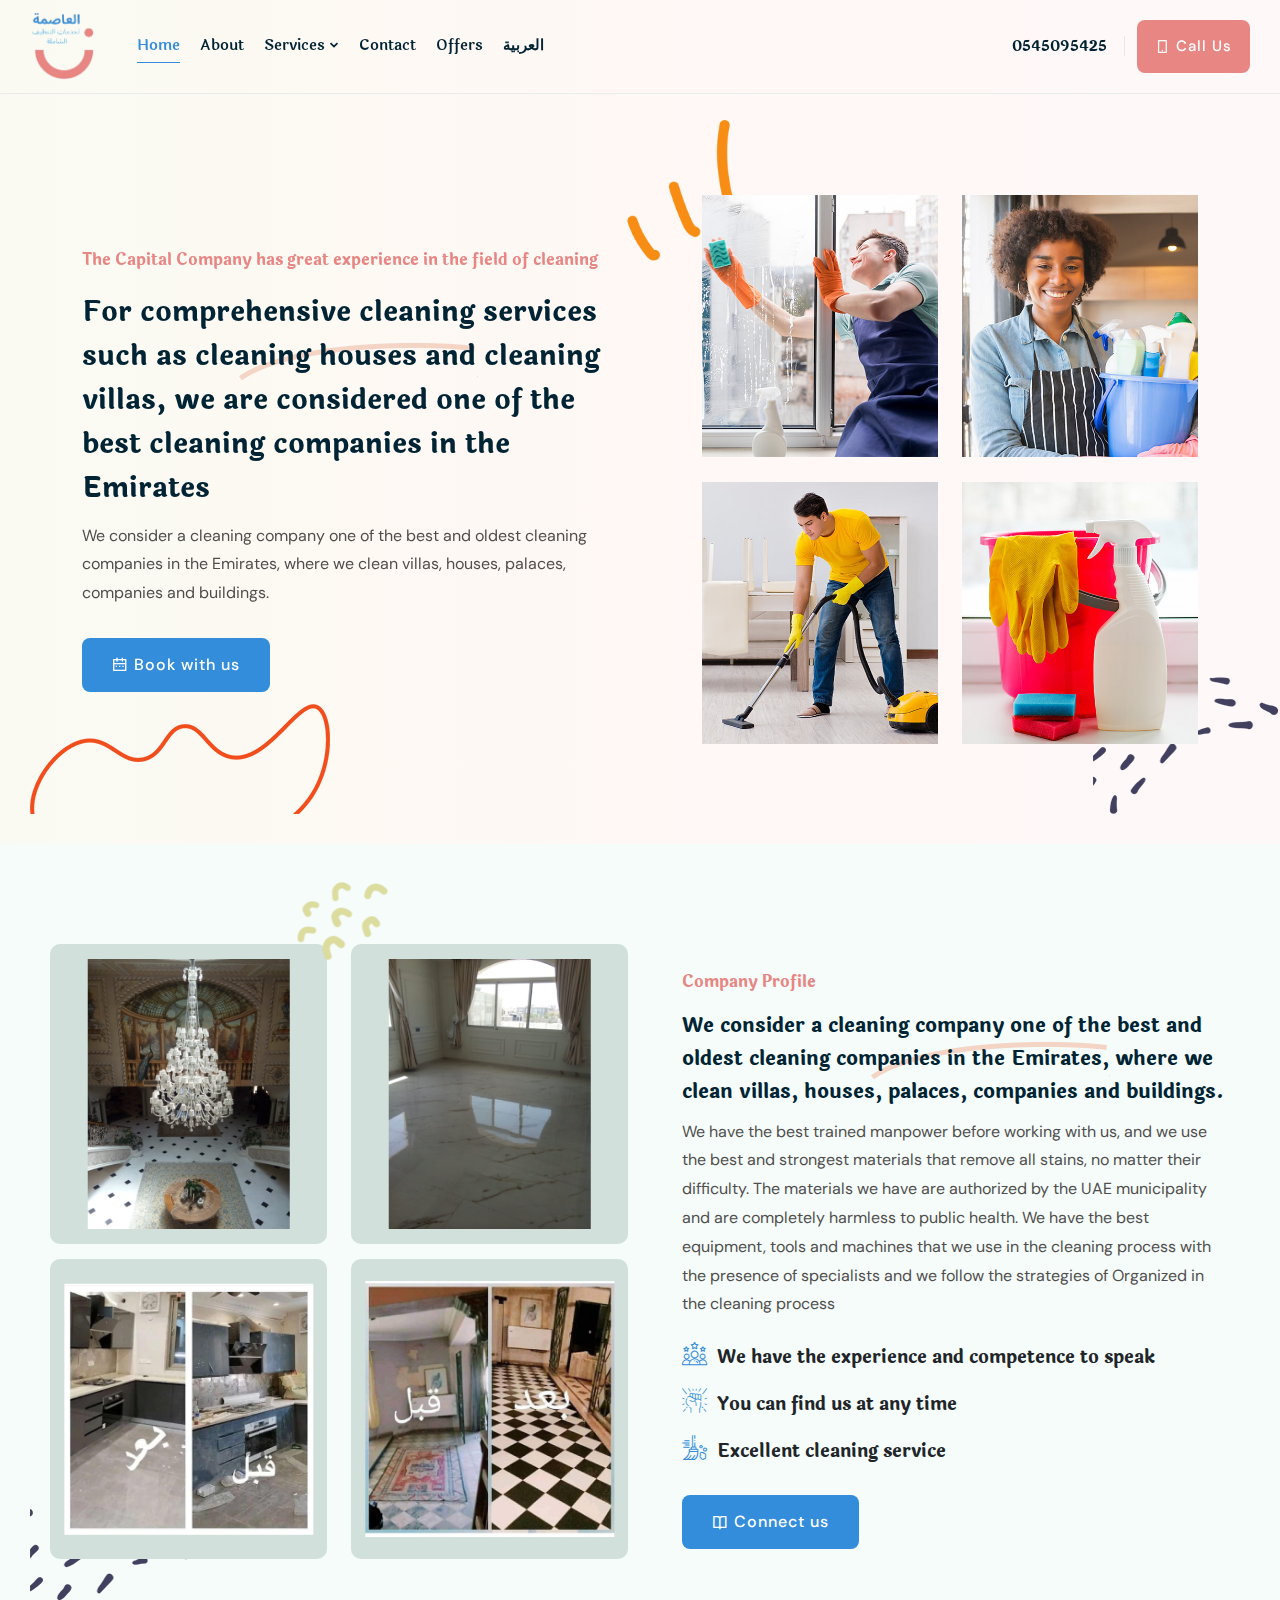
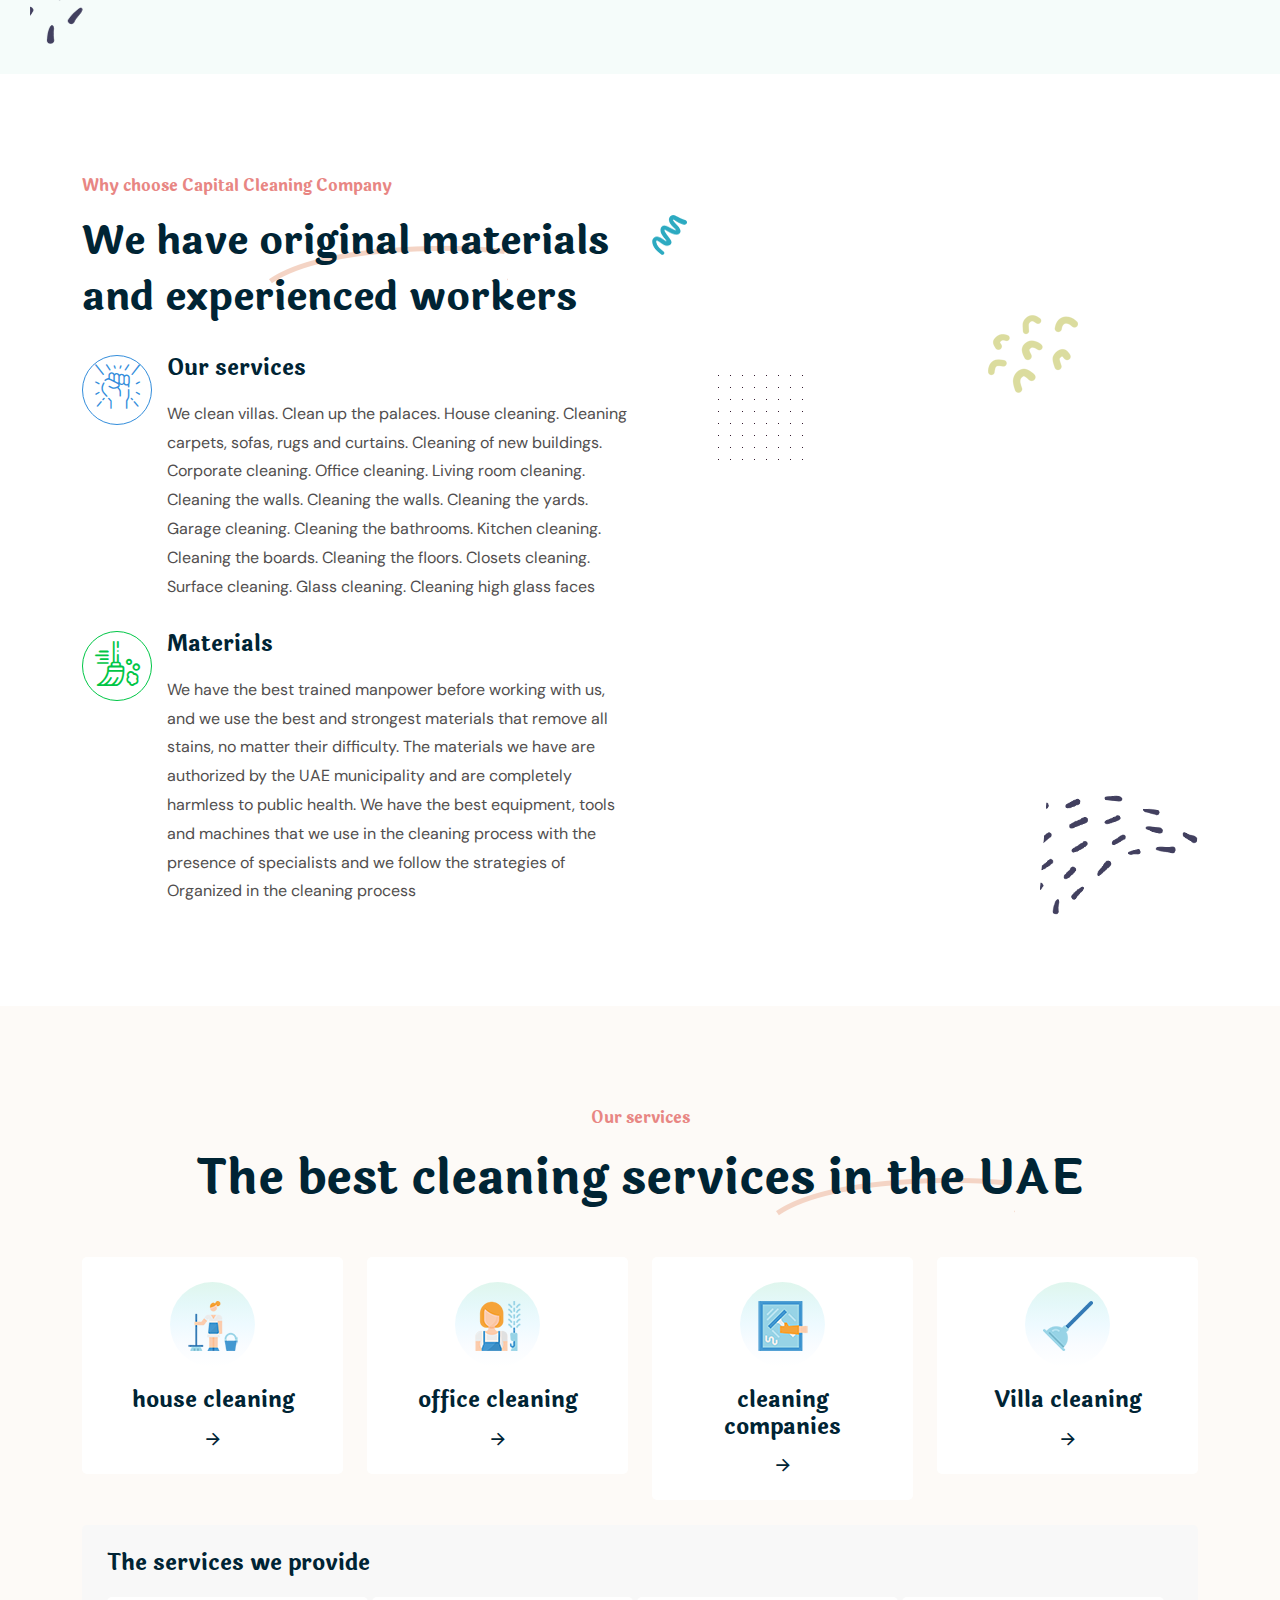
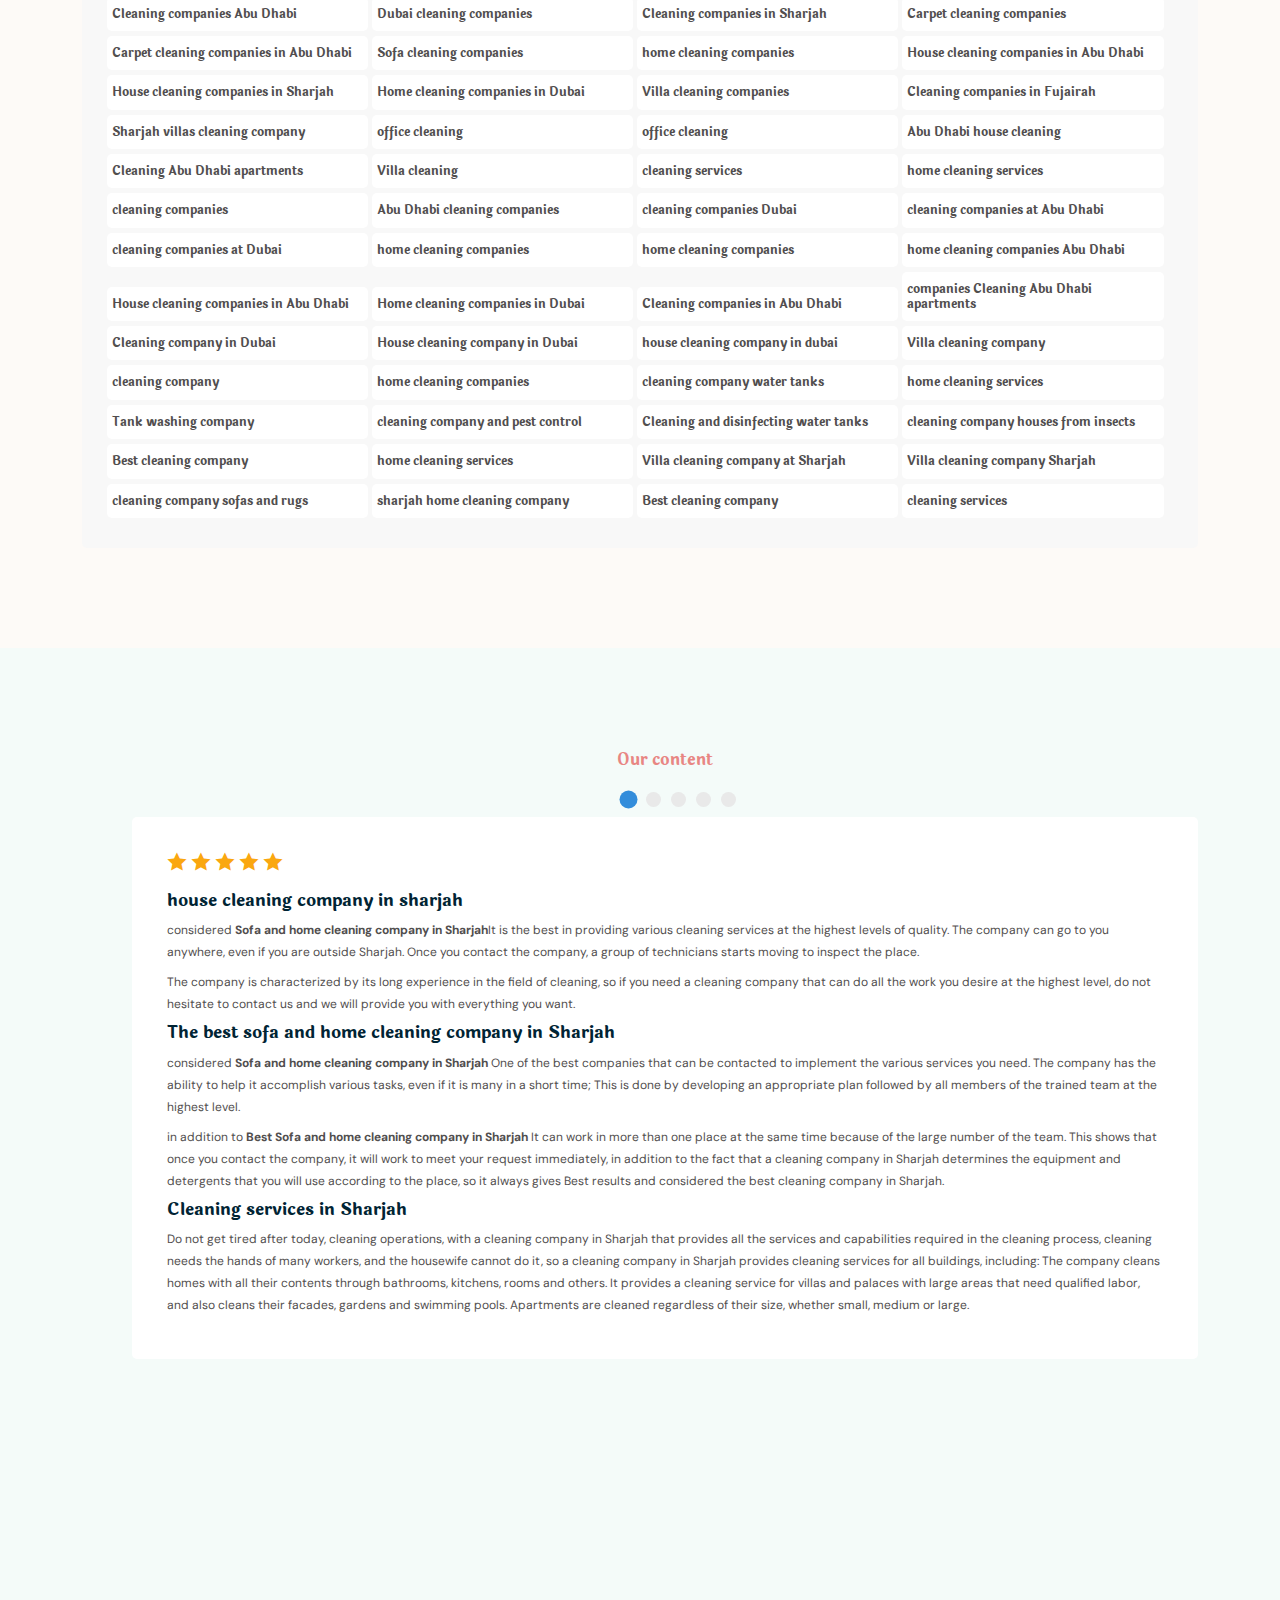
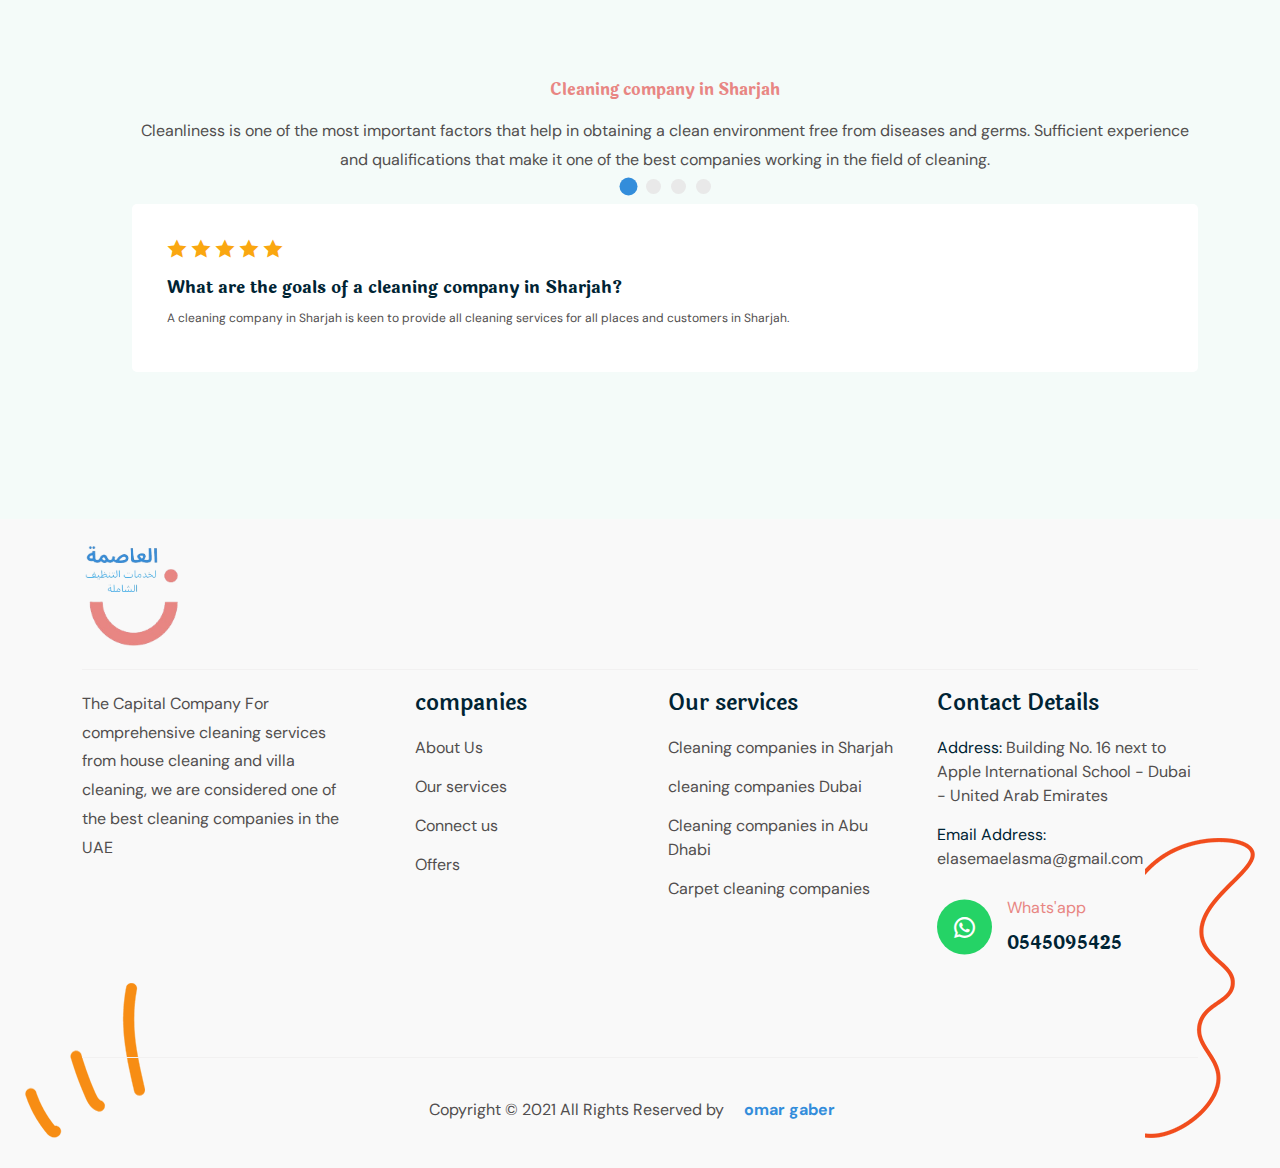
<file: EN/index.html>
<!doctype html>
<html lang="zxx">

 
<head>

<meta charset="utf-8">
<meta name="viewport" content="width=device-width, initial-scale=1, shrink-to-fit=no">

<link rel="stylesheet" href="../assets/css/bootstrap.min.css">
<link rel="stylesheet" href="../assets/css/aos.css">
<link rel="stylesheet" href="../assets/css/animate.min.css">
<link rel="stylesheet" href="../assets/css/meanmenu.css">
<link rel="stylesheet" href="../assets/css/remixicon.css">
<link rel="stylesheet" href="../assets/css/flaticon.css">
<link rel="stylesheet" href="../assets/css/odometer.min.css">
<link rel="stylesheet" href="../assets/css/owl.carousel.min.css">
<link rel="stylesheet" href="../assets/css/owl.theme.default.min.css">
<link rel="stylesheet" href="../assets/css/jquery-ui.min.css">
<link rel="stylesheet" href="../assets/css/magnific-popup.min.css">
<link rel="stylesheet" href="../assets/css/fancybox.min.css">
<link rel="stylesheet" href="../assets/css/selectize.min.css">
<link rel="stylesheet" href="../assets/css/style.css">
<link rel="stylesheet" href="../assets/css/navbar.css">
<link rel="stylesheet" href="../assets/css/footer.css">
<link rel="stylesheet" href="../assets/css/responsive.css">
<link href="https://fonts.googleapis.com/css2?family=Noto+Kufi+Arabic&display=swap" rel="stylesheet">
<link rel="stylesheet" href="../assets/css/custom.css">
<title>Cleaning company - Sharjah - Dubai - UAE</title>
<link rel="icon" type="image/png" href="../assets/images/favicon.png">
<meta name="description" content="
Abu Dhabi cleaning companies - cleaning companies - home cleaning services - cleaning services - Villa cleaning - Cleaning Abu Dhabi apartments - Abu Dhabi house cleaning - House cleaning companies in Abu Dhabi - Home cleaning companies in Dubai - home cleaning companies Abu Dhabi - home cleaning companies - home cleaning companies - cleaning companies at dubai cleaning companies at Abu Dhabi - cleaning companies dubai -
home cleaning companies of insects - Cleaning companies in Abu Dhabi - company Cleaning Abu Dhabi apartments - Cleaning company in Dubai - House cleaning company in Dubai - house cleaning company in dubai - Villa cleaning company - cleaning company - home cleaning companies - cleaning company water tanks - home cleaning services - Tank washing company - cleaning company and pest control -Cleaning and disinfecting water tanks - 
office cleaning - Home cleaning - Sharjah villas cleaning company - Cleaning companies in Fujairah - Villa cleaning companies - Home cleaning companies in Dubai - House cleaning companies in Sharjah - House cleaning companies in Abu Dhabi - home cleaning companies
cleaning company houses from insects - Best cleaning company - home cleaning services - Villa cleaning company at Sharjah - companies Villa cleaning Sharjah -companies Villa cleaning in Sharjah - cleaning companies in Sharjah - cleaning company sofas and rugs - sharjah home cleaning company - Best cleaning company cleaning services - Cleaning companies Abu Dhabi - Dubai cleaning companies - cleaning companies at Abu Dhabi  Cleaning companies in Sharjah - cleaning companies Dubai - Cleaning companies in  Abu Dhabi - Carpet cleaning companies - Carpet cleaning companies at Abu Dhabi - Sofa cleaning companies 
">
<meta name="keywords" content="
Abu Dhabi cleaning companies - cleaning companies - home cleaning services - cleaning services - Villa cleaning - Cleaning Abu Dhabi apartments - Abu Dhabi house cleaning - House cleaning companies in Abu Dhabi - Home cleaning companies in Dubai - home cleaning companies Abu Dhabi - home cleaning companies - home cleaning companies - cleaning companies at dubai cleaning companies at Abu Dhabi - cleaning companies dubai -
home cleaning companies of insects - Cleaning companies in Abu Dhabi - company Cleaning Abu Dhabi apartments - Cleaning company in Dubai - House cleaning company in Dubai - house cleaning company in dubai - Villa cleaning company - cleaning company - home cleaning companies - cleaning company water tanks - home cleaning services - Tank washing company - cleaning company and pest control -Cleaning and disinfecting water tanks - 
office cleaning - Home cleaning - Sharjah villas cleaning company - Cleaning companies in Fujairah - Villa cleaning companies - Home cleaning companies in Dubai - House cleaning companies in Sharjah - House cleaning companies in Abu Dhabi - home cleaning companies
cleaning company houses from insects - Best cleaning company - home cleaning services - Villa cleaning company at Sharjah - companies Villa cleaning Sharjah -companies Villa cleaning in Sharjah - cleaning companies in Sharjah - cleaning company sofas and rugs - sharjah home cleaning company - Best cleaning company cleaning services - Cleaning companies Abu Dhabi - Dubai cleaning companies - cleaning companies at Abu Dhabi  Cleaning companies in Sharjah - cleaning companies Dubai - Cleaning companies in  Abu Dhabi - Carpet cleaning companies - Carpet cleaning companies at Abu Dhabi - Sofa cleaning companies 
">
<meta name="author" content="
Abu Dhabi cleaning companies - cleaning companies - home cleaning services - cleaning services - Villa cleaning - Cleaning Abu Dhabi apartments - Abu Dhabi house cleaning - House cleaning companies in Abu Dhabi - Home cleaning companies in Dubai - home cleaning companies Abu Dhabi - home cleaning companies - home cleaning companies - cleaning companies at dubai cleaning companies at Abu Dhabi - cleaning companies dubai -
home cleaning companies of insects - Cleaning companies in Abu Dhabi - company Cleaning Abu Dhabi apartments - Cleaning company in Dubai - House cleaning company in Dubai - house cleaning company in dubai - Villa cleaning company - cleaning company - home cleaning companies - cleaning company water tanks - home cleaning services - Tank washing company - cleaning company and pest control -Cleaning and disinfecting water tanks - 
office cleaning - Home cleaning - Sharjah villas cleaning company - Cleaning companies in Fujairah - Villa cleaning companies - Home cleaning companies in Dubai - House cleaning companies in Sharjah - House cleaning companies in Abu Dhabi - home cleaning companies
cleaning company houses from insects - Best cleaning company - home cleaning services - Villa cleaning company at Sharjah - companies Villa cleaning Sharjah -companies Villa cleaning in Sharjah - cleaning companies in Sharjah - cleaning company sofas and rugs - sharjah home cleaning company - Best cleaning company cleaning services - Cleaning companies Abu Dhabi - Dubai cleaning companies - cleaning companies at Abu Dhabi  Cleaning companies in Sharjah - cleaning companies Dubai - Cleaning companies in  Abu Dhabi - Carpet cleaning companies - Carpet cleaning companies at Abu Dhabi - Sofa cleaning companies 
">
<meta name="theme-color" content="#338ddb" />
</head>
<body>

<header class="navbar-area navbar-style-two fixed-top">
<div class="main-responsive-nav">
<div class="container">
<div class="main-responsive-menu">
<div class="logo">
<a href="index.html">
<img src="../assets/images/logo.png" alt="logo">
</a>
</div>
<a href="tel:0545095425" target="_blank" class="default-btn"><i class="ri-smartphone-line"></i> كلمنا بضغطه زر</a>
</div>
</div>
</div>
<div class="main-navbar">
<div class="container-fluid">
<nav class="navbar navbar-expand-md navbar-light">
<a class="navbar-brand" href="index.html">
<img src="../assets/images/logo.png" alt="logo">
</a>
<div class="collapse navbar-collapse mean-menu" id="navbarSupportedContent">
<ul class="navbar-nav me-auto">
<li class="nav-item">
<a href="index.html" class="nav-link active">
Home
</a>
 </li>
<li class="nav-item">
<a href="about.html" class="nav-link">
    About
</a>
</li>
<li class="nav-item">
<a href="#" class="nav-link">
Services
<i class="ri-arrow-down-s-line"></i>
</a>
<ul class="dropdown-menu">
    <li class="nav-item"><h1><a href="services-details.html" class="nav-link">cleaning companies</a></li>
        <li class="nav-item"><h1><a href="services-details.html" class="nav-link">Cleaning companies Abu Dhabi</a></h1></li>
        <li class="nav-item"><h1><a href="services-details.html" class="nav-link">Dubai cleaning companies </a></h1></li>
        <li class="nav-item"><h1><a href="services-details.html" class="nav-link">cleaning companies at Abu Dhabi</a></h1></li>
        <li class="nav-item"><h1><a href="services-details.html" class="nav-link">Cleaning companies in Sharjah</a></h1></li>
        <li class="nav-item"><h1><a href="services-details.html" class="nav-link">cleaning companies Dubai</a></h1></li>
        <li class="nav-item"><h1><a href="services-details.html" class="nav-link">Carpet cleaning companies</a></h1></li>
        <li class="nav-item"><h1><a href="services-details.html" class="nav-link">Carpet cleaning companies Abu Dhabi</a></h1></li>
        <li class="nav-item"><h1><a href="services-details.html" class="nav-link">Sofa cleaning companies</a></h1></li>
        <li class="nav-item"><h1><a href="services-details.html" class="nav-link">home cleaning companies</a></h1></li>
        <li class="nav-item"><h1><a href="services-details.html" class="nav-link">House cleaning companies in Abu Dhabi</a></h1></li>
        <li class="nav-item"><h1><a href="services-details.html" class="nav-link">House cleaning companies in Sharjah</a></h1></li>
        <li class="nav-item"><h1><a href="services-details.html" class="nav-link">Home cleaning companies in Dubai</a></h1></li>
        <li class="nav-item"><h1><a href="services-details.html" class="nav-link">Villa cleaning companies</a></h1></li>
        <li class="nav-item"><h1><a href="services-details.html" class="nav-link">Cleaning companies in Fujairah</a></h1></li>
        <li class="nav-item"><h1><a href="services-details.html" class="nav-link">Sharjah villas cleaning company</a></h1></li>
        <li class="nav-item"><h1><a href="services-details.html" class="nav-link">office cleaning</a></h1></li>
        <li class="nav-item"><h1><a href="services-details.html" class="nav-link">house cleaning</a></h1></li>
        <li class="nav-item"><h1><a href="services-details.html" class="nav-link">Abu Dhabi house cleaning</a></h1></li>
        <li class="nav-item"><h1><a href="services-details.html" class="nav-link">Cleaning Abu Dhabi apartments</a></h1></li>
        <li class="nav-item"><h1><a href="services-details.html" class="nav-link">cleaning services</a></h1></li>
        <li class="nav-item"><h1><a href="services-details.html" class="nav-link">home cleaning services</a></h1></li>
        <li class="nav-item"><h1><a href="services-details.html" class="nav-link">Abu Dhabi cleaning companies</a></h1></li>
        <li class="nav-item"><h1><a href="services-details.html" class="nav-link">home cleaning companies</a></h1></li>
        <li class="nav-item"><h1><a href="services-details.html" class="nav-link">home cleaning companies</a></h1></li>
        <li class="nav-item"><h1><a href="services-details.html" class="nav-link">home cleaning companies Abu Dhabi</a></h1></li>
        <li class="nav-item"><h1><a href="services-details.html" class="nav-link">House cleaning companies in Abu Dhabi</a></h1></li>
        <li class="nav-item"><h1><a href="services-details.html" class="nav-link">Home cleaning companies in Dubai</a></h1></li>
        <li class="nav-item"><h1><a href="services-details.html" class="nav-link">home cleaning companies of insects</a></h1></li>
        <li class="nav-item"><h1><a href="services-details.html" class="nav-link">Cleaning companies in Abu Dhabi</a></h1></li>
        <li class="nav-item"><h1><a href="services-details.html" class="nav-link"> Cleaning Abu Dhabi apartments</a></h1></li>
        <li class="nav-item"><h1><a href="services-details.html" class="nav-link">Cleaning company in Dubai</a></h1></li>
        <li class="nav-item"><h1><a href="services-details.html" class="nav-link">House cleaning company in Dubai</a></h1></li>
        <li class="nav-item"><h1><a href="services-details.html" class="nav-link">house cleaning company in dubai</a></h1></li>
        <li class="nav-item"><h1><a href="services-details.html" class="nav-link">Villa cleaning company</a></h1></li>
        <li class="nav-item"><h1><a href="services-details.html" class="nav-link">cleaning company</a></h1></li>
        <li class="nav-item"><h1><a href="services-details.html" class="nav-link">home cleaning companies</a></h1></li>
        <li class="nav-item"><h1><a href="services-details.html" class="nav-link">cleaning company lockers</a></h1></li>
        <li class="nav-item"><h1><a href="services-details.html" class="nav-link">home cleaning services</a></h1></li>
        <li class="nav-item"><h1><a href="services-details.html" class="nav-link">Tank washing company</a></h1></li>
        <li class="nav-item"><h1><a href="services-details.html" class="nav-link">cleaning company and pest control</a></h1></li>
        <li class="nav-item"><h1><a href="services-details.html" class="nav-link">Cleaning and disinfecting water tanks</a></h1></li>
        <li class="nav-item"><h1><a href="services-details.html" class="nav-link">cleaning company houses from insects</a></h1></li>
        <li class="nav-item"><h1><a href="services-details.html" class="nav-link">Best cleaning company</a></h1></li>
        <li class="nav-item"><h1><a href="services-details.html" class="nav-link">home cleaning services</a></h1></li>
        <li class="nav-item"><h1><a href="services-details.html" class="nav-link">Villa cleaning company at Sharjah</a></h1></li>
        <li class="nav-item"><h1><a href="services-details.html" class="nav-link">Villa cleaning company Sharjah</a></h1></li>
        <li class="nav-item"><h1><a href="services-details.html" class="nav-link">cleaning company sofas and rugs</a></h1></li>
        <li class="nav-item"><h1><a href="services-details.html" class="nav-link">sharjah home cleaning company</a></h1></li>
        <li class="nav-item"><h1><a href="services-details.html" class="nav-link">Best cleaning company</a></h1></li>
        <li class="nav-item"><h1><a href="services-details.html" class="nav-link">cleaning services</a></h1></li>
</ul>
</li>

<li class="nav-item">
<a href="contact.html" class="nav-link">Contact</a>
</li>
<li class="nav-item">
    <a href="offers.html" class="nav-link">Offers</a>
    </li>
     <li class="nav-item">
        <a href="../index.html" class="nav-link">العربية</a>
        </li>

</ul>
<div class="others-options d-flex align-items-center">
<div class="option-item">
<a href="tel:0545095425" class="phone-number">0545095425</a>
</div>
<div class="option-item">
<a href="tel:0545095425" target="_blank" class="default-btn"><i class="ri-smartphone-line"></i> Call Us</a>
</div>
</div>
</div>
</nav>
</div>
</div>
<div class="others-option-for-responsive">
<div class="container">
<div class="dot-menu">
<div class="inner">
<div class="circle circle-one"></div>
<div class="circle circle-two"></div>
<div class="circle circle-three"></div>
</div>
</div>
<div class="container">
<div class="option-inner">
<div class="others-options d-flex align-items-center">
<div class="option-item">
<a href="tel:0545095425" class="phone-number">0545095425</a>
</div>
<div class="option-item">
<a href="contact.html" class="default-btn"><i class="ri-chat-1-line"></i> Call Us</a>
</div>
 </div>
</div>
</div>
</div>
</div>
</header>




<div class="main-banner-area-with-years">
<div class="container">
<div class="row align-items-center justify-content-center">
<div class="col-lg-6 col-md-12" data-aos="fade-right" data-aos-delay="50" data-aos-duration="500">
<div class="main-banner-years-content" data-speed="0.02" data-revert="true">
<span>The Capital Company has great experience in the field of cleaning</span>
<h1> For comprehensive cleaning services such as cleaning houses and cleaning villas, we are considered one of the best cleaning companies in the Emirates </h1>
<p>We consider a cleaning company one of the best and oldest cleaning companies in the Emirates, where we clean villas, houses, palaces, companies and buildings. </p>
<div class="banner-btn">
<a href="contact.html" class="default-btn"><i class="ri-calendar-2-line"></i>Book with us</a>
</div>
</div>
</div>
<div class="col-lg-6 col-md-12" data-aos="fade-left" data-aos-delay="50" data-aos-duration="500" data-aos-once="true">
<div class="main-banner-years-image" data-speed="0.02" data-revert="true">
<div class="row">
<div class="col-lg-6 col-sm-6 col-md-6 col-6">
<div class="image">
<img src="../assets/images/main-banner/banner-two/banner-1.jpg" alt="image">
</div>
</div>
<div class="col-lg-6 col-sm-6 col-md-6 col-6">
<div class="image">
<img src="../assets/images/main-banner/banner-two/banner-2.jpg" alt="image">
</div>
</div>
<div class="col-lg-6 col-sm-6 col-md-6 col-6">
<div class="image">
<img src="../assets/images/main-banner/banner-two/banner-3.jpg" alt="image">
</div>
</div>
<div class="col-lg-6 col-sm-6 col-md-6 col-6">
<div class="image">
<img src="../assets/images/main-banner/banner-two/banner-4.jpg" alt="image">
</div>
</div>
</div>
<div class="banner-image-shape-1" data-speed="0.08" data-revert="true">
<img src="../assets/images/main-banner/banner-two/shape-2.png" alt="image">
</div>
<div class="banner-image-shape-2" data-speed="0.08" data-revert="true">
<img src="../assets/images/main-banner/banner-two/shape-3.png" alt="image">
</div>
</div>
</div>
</div>
</div>
<div class="main-banner-shape-1" data-speed="0.08" data-revert="true">
<img src="../assets/images/main-banner/banner-two/shape-1.png" alt="image">
</div>
</div>




<div class="about-area-with-bg-color ptb-100">
<div class="container-fluid">
<div class="row align-items-center">
<div class="col-lg-6 col-md-12">
<div class="about-image-wrap" data-speed="0.02" data-revert="true">
<div class="row">
<div class="col-lg-6 col-sm-6 col-md-6 col-6">
 <div class="image">
<img src="../assets/images/gallery/7.jfif" alt="image">
</div>
</div>
<div class="col-lg-6 col-sm-6 col-md-6 col-6">
<div class="image">
<img src="../assets/images/gallery/2.jfif" alt="image">
</div>
</div>
<div class="col-lg-6 col-sm-6 col-md-6 col-6">
    <div class="image">
   <img src="../assets/images/gallery/12.jfif" alt="image">
   </div>
   </div>
   <div class="col-lg-6 col-sm-6 col-md-6 col-6">
   <div class="image">
   <img src="../assets/images/gallery/5.jfif" alt="image">
   </div>
   </div>
</div>

</div>
</div>
<div class="col-lg-6 col-md-12">
<div class="about-content-wrap" data-speed="0.02" data-revert="true">
<span>Company Profile</span>
<h3>We consider a cleaning company one of the best and oldest cleaning companies in the Emirates, where we clean villas, houses, palaces, companies and buildings. </h3>
<p>We have the best trained manpower before working with us, and we use the best and strongest materials that remove all stains, no matter their difficulty. The materials we have are authorized by the UAE municipality and are completely harmless to public health. We have the best equipment, tools and machines that we use in the cleaning process with the presence of specialists and we follow the strategies of Organized in the cleaning process</p>
<ul class="about-list">
<li><i class="flaticon-rating"></i> We have the experience and competence to speak</li>
<li><i class="flaticon-empowerment"></i>You can find us at any time</li>
<li><i class="flaticon-broom"></i> Excellent cleaning service</li>
</ul>
<div class="about-btn">
<a href="contact.html" class="default-btn"><i class="ri-book-open-line"></i> Connect us</a>
</div>
</div>
</div>
</div>
</div>
<div class="about-shape-3" data-speed="0.08" data-revert="true">
<img src="../assets/images/about/shape-2.png" alt="image">
</div>
<div class="about-shape-4" data-speed="0.04" data-revert="true">
<img src="../assets/images/about/shape-3.png" alt="image">
</div>
<!-- <div class="about-shape-5" data-speed="0.09" data-revert="true">
<img src="../assets/images/about/shape-6.png" alt="image">
</div> -->
</div>


<div class="choose-us-area ptb-100">
<div class="container">
<div class="row align-items-center">
<div class="col-lg-6 col-md-12">
<div class="choose-us-content" data-speed="0.02" data-revert="true">
<span>Why choose Capital Cleaning Company</span>
<h3>We have original materials and experienced workers </h3>
<div class="content-box">
<div class="icon">
<i class="flaticon-empowerment"></i>
</div>
<h4>Our services</h4>
<p>We clean villas. Clean up the palaces. House cleaning. Cleaning carpets, sofas, rugs and curtains. Cleaning of new buildings. Corporate cleaning. Office cleaning.
    Living room cleaning. Cleaning the walls. Cleaning the walls. Cleaning the yards. Garage cleaning. Cleaning the bathrooms. Kitchen cleaning. Cleaning the boards. Cleaning the floors. Closets cleaning. Surface cleaning. Glass cleaning. Cleaning high glass faces
    </p>
</div>
<div class="content-box color-two">
<div class="icon">
<i class="flaticon-broom"></i>
</div>
<h4>Materials </h4>
<p>We have the best trained manpower before working with us, and we use the best and strongest materials that remove all stains, no matter their difficulty. The materials we have are authorized by the UAE municipality and are completely harmless to public health. We have the best equipment, tools and machines that we use in the cleaning process with the presence of specialists and we follow the strategies of Organized in the cleaning process</p>
</div>
</div>
</div>
<div class="col-lg-6 col-md-12">
<div class="choose-us-image" data-speed="0.02" data-revert="true">
<img src="../assets/images/choose-us/choose-1.png" data-aos="fade-up" data-aos-delay="50" data-aos-duration="500" alt="image">
<div class="square-pattern" data-aos="fade-down" data-aos-delay="70" data-aos-duration="700"></div>
<div class="choose-image-shape-1" data-speed="0.05" data-revert="true">
<img src="../assets/images/choose-us/shape-1.png" alt="image">
</div>
<div class="choose-image-shape-2" data-speed="0.07" data-revert="true">
<img src="../assets/images/choose-us/shape-2.png" alt="image">
</div>
<div class="choose-image-shape-3" data-speed="0.08" data-revert="true">
<img src="../assets/images/choose-us/shape-3.png" alt="image">
</div>
<div class="choose-image-shape-4" data-speed="0.09" data-revert="true">
<img src="../assets/images/choose-us/shape-4.png" alt="image">
</div>
</div>
</div>
</div>
</div>
</div>


<div class="services-area bg-fefbf3 ptb-100">
<div class="container">
<div class="section-title">
<span>Our services</span>
<h2>The best cleaning services in the UAE</h2>
</div>
<div class="row justify-content-center">
<div class="col-lg-3 col-sm-6">
<div class="single-services-card">
<div class="image">
<img src="../assets/images/services/services-1.png" alt="image">
</div>
<h3>
<a href="services-details.html">house cleaning</a>
</h3>
<a href="services-details.html" class="services-btn"><i class="ri-arrow-right-line"></i></a>
</div>
</div>
<div class="col-lg-3 col-sm-6">
<div class="single-services-card">
<div class="image">
<img src="../assets/images/services/services-2.png" alt="image">
</div>
<h3>
<a href="services-details.html">office cleaning</a>
</h3>
<a href="services-details.html" class="services-btn"><i class="ri-arrow-right-line"></i></a>
</div>
</div>
<div class="col-lg-3 col-sm-6">
<div class="single-services-card">
<div class="image">
<img src="../assets/images/services/services-3.png" alt="image">
</div>
<h3>
<a href="services-details.html">cleaning companies</a>
</h3>
<a href="services-details.html" class="services-btn"><i class="ri-arrow-right-line"></i></a>
</div>
</div>
<div class="col-lg-3 col-sm-6">
<div class="single-services-card">
<div class="image">
<img src="../assets/images/services/services-4.png" alt="image">
</div>
<h3>
<a href="services-details.html">Villa cleaning</a>
</h3>
<a href="services-details.html" class="services-btn"><i class="ri-arrow-right-line"></i></a>
</div>
</div>
<div class="col-md-12 col-sm-12">
    <div class="widget-area p-0">
        <div class="widget widget_service_categories">
            <h3 class="widget-title">The services we provide</h3>
            <ul class="categories-list">
                <li><h1><a href="services-details.html">Cleaning companies Abu Dhabi</a></h1></li>
                <li><h1><a href="services-details.html">Dubai cleaning companies </a></h1></li>
                <li><h1><a href="services-details.html">Cleaning companies in Sharjah</a></h1></li>
                <li><h1><a href="services-details.html">Carpet cleaning companies</a></h1></li>
                <li><h1><a href="services-details.html">Carpet cleaning companies in Abu Dhabi</a></h1></li>
                <li><h1><a href="services-details.html">Sofa cleaning companies</a></h1></li>
                <li><h1><a href="services-details.html">home cleaning companies</a></h1></li>
                <li><h1><a href="services-details.html">House cleaning companies in Abu Dhabi</a></h1></li>
                <li><h1><a href="services-details.html">House cleaning companies in Sharjah</a></h1></li>
                <li><h1><a href="services-details.html">Home cleaning companies in Dubai</a></h1></li>
                <li><h1><a href="services-details.html">Villa cleaning companies</a></h1></li>
                <li><h1><a href="services-details.html">Cleaning companies in Fujairah</a></h1></li>
                <li><h1><a href="services-details.html">Sharjah villas cleaning company</a></h1></li>
                <li><h1><a href="services-details.html">office cleaning</a></h1></li>
                <li><h1><a href="services-details.html">office cleaning</a></h1></li>
                <li><h1><a href="services-details.html">Abu Dhabi house cleaning</a></h1></li>
                <li><h1><a href="services-details.html">Cleaning Abu Dhabi apartments</a></h1></li>
                <li><h1><a href="services-details.html">Villa cleaning</a></h1></li>
                <li><h1><a href="services-details.html">cleaning services</a></h1></li>
                <li><h1><a href="services-details.html">home cleaning services</a></h1></li>
                <li><h1><a href="services-details.html">cleaning companies</a></h1></li>
                <li><h1><a href="services-details.html">Abu Dhabi cleaning companies</a></h1></li>
                <li><h1><a href="services-details.html">cleaning companies Dubai</a></h1></li>
                <li><h1><a href="services-details.html">cleaning companies at Abu Dhabi</a></h1></li>
                <li><h1><a href="services-details.html">cleaning companies at Dubai</a></h1></li>
                <li><h1><a href="services-details.html">home cleaning companies</a></h1></li>
                <li><h1><a href="services-details.html">home cleaning companies</a></h1></li>
                <li><h1><a href="services-details.html">home cleaning companies Abu Dhabi</a></h1></li>
                <li><h1><a href="services-details.html">House cleaning companies in Abu Dhabi</a></h1></li>
                <li><h1><a href="services-details.html">Home cleaning companies in Dubai</a></h1></li>
                <li><h1><a href="services-details.html">Cleaning companies in Abu Dhabi</a></h1></li>
                <li><h1><a href="services-details.html">companies Cleaning Abu Dhabi apartments</a></h1></li>
                <li><h1><a href="services-details.html">Cleaning company in Dubai</a></h1></li>
                <li><h1><a href="services-details.html">House cleaning company in Dubai</a></h1></li>
                <li><h1><a href="services-details.html">house cleaning company in dubai</a></h1></li>
                <li><h1><a href="services-details.html">Villa cleaning company</a></h1></li>
                <li><h1><a href="services-details.html">cleaning company</a></h1></li>
                <li><h1><a href="services-details.html">home cleaning companies</a></h1></li>
                <li><h1><a href="services-details.html">cleaning company water tanks</a></h1></li>
                <li><h1><a href="services-details.html">home cleaning services</a></h1></li>
                <li><h1><a href="services-details.html">Tank washing company</a></h1></li>
                <li><h1><a href="services-details.html">cleaning company and pest control</a></h1></li>
                <li><h1><a href="services-details.html">Cleaning and disinfecting water tanks</a></h1></li>
                <li><h1><a href="services-details.html">cleaning company houses from insects</a></h1></li>
                <li><h1><a href="services-details.html">Best cleaning company</a></h1></li>
                <li><h1><a href="services-details.html">home cleaning services</a></h1></li>
                <li><h1><a href="services-details.html">Villa cleaning company at Sharjah</a></h1></li>
                <li><h1><a href="services-details.html">Villa cleaning company Sharjah</a></h1></li>
                <li><h1><a href="services-details.html">cleaning company sofas and rugs</a></h1></li>
                <li><h1><a href="services-details.html">sharjah home cleaning company</a></h1></li>
                <li><h1><a href="services-details.html">Best cleaning company</a></h1></li>
                <li><h1><a href="services-details.html">cleaning services</a></h1></li>
            </ul>
            </div>
    </div>
        </div>
</div>
</div>
</div>

<div class="testimonials-area bg-f4fbf9 ptb-100">
    <div class="container">
    <div class="row align-items-center">
    <div class="col-md-12">
    <div class="testimonials-box-content" data-speed="0.02" data-revert="true">
        <div class="content text-center">
            <span>Our content</span>
        </div>
    <div class="testimonials-slides-two testimonials-slides-two3 owl-carousel owl-theme">
    <div class="single-testimonials-card">
    <div class="rating">
    <i class="ri-star-fill"></i>
    <i class="ri-star-fill"></i>
    <i class="ri-star-fill"></i>
    <i class="ri-star-fill"></i>
    <i class="ri-star-fill"></i>
    </div>
        <div class="info">
            <h3>house cleaning company in sharjah</h3>
            </div>
        <p>considered  <strong>Sofa and home cleaning company in Sharjah</strong>It is the best in providing various cleaning services at the highest levels of quality. The company can go to you anywhere, even if you are outside Sharjah. Once you contact the company, a group of technicians starts moving to inspect the place.</p>
        <p>The company is characterized by its long experience in the field of cleaning, so if you need a cleaning company that can do all the work you desire at the highest level, do not hesitate to contact us and we will provide you with everything you want.</p>
        <div class="info">
            <h3>The best sofa and home cleaning company in Sharjah</h3>
            </div>
<p>considered  <strong>Sofa and home cleaning company in Sharjah</strong> One of the best companies that can be contacted to implement the various services you need. The company has the ability to help it accomplish various tasks, even if it is many in a short time; This is done by developing an appropriate plan followed by all members of the trained team at the highest level.</p>
<p>in addition to <strong>Best</strong> <strong>Sofa and home cleaning company in Sharjah</strong> It can work in more than one place at the same time because of the large number of the team. This shows that once you contact the company, it will work to meet your request immediately, in addition to the fact that a cleaning company in Sharjah determines the equipment and detergents that you will use according to the place, so it always gives Best results and considered the best cleaning company in Sharjah.</p>


<div class="info">
    <h3>Cleaning services in Sharjah</h3>
    </div>
<p>Do not get tired after today, cleaning operations, with a cleaning company in Sharjah that provides all the services and capabilities required in the cleaning process, cleaning needs the hands of many workers, and the housewife cannot do it, so a cleaning company in Sharjah provides cleaning services for all buildings, including:
    The company cleans homes with all their contents through bathrooms, kitchens, rooms and others.
    It provides a cleaning service for villas and palaces with large areas that need qualified labor, and also cleans their facades, gardens and swimming pools.
    Apartments are cleaned regardless of their size, whether small, medium or large.</p>
    </div>
    <div class="single-testimonials-card">
    <div class="rating">
    <i class="ri-star-fill"></i>
    <i class="ri-star-fill"></i>
    <i class="ri-star-fill"></i>
    <i class="ri-star-fill"></i>
    <i class="ri-star-fill"></i>
    </div>
    <div class="info">
        <h3>Sharjah apartments cleaning company</h3>
        </div>
        <p>Apartment cleaning is sure to make clients feel relaxed and cheerful; That is why the housewife always thinks about keeping the apartment clean, but in order to be able to reach this goal, she needs the help of a company specialized in the field of cleaning, and one of the best companies that has a high potential for cleaning is <strong>a cleaning company in Sharjah</strong> The company offers many different services, including the following :-</p>
            <p>The company cleans and polishes floors and gets rid of any stains they have.</p>
            <p>The staff cleans the sofas, carpets and all the mattresses in the apartment.</p>
            <p>He takes great care in cleaning and sterilizing the kitchen and bathroom to get rid of tough stains.</p>
    <p>interest <strong>Sharjah apartments cleaning company</strong> Wipe all exterior doors and exterior windows of the apartment.</p>
    <p>All electrical appliances are cleaned.</p>    
    <div class="info">
        <h3>Villa cleaning company in Sharjah</h3>
            </div>
            <p><strong>Villa cleaning company in Sharjah</strong> provides villa cleaning through a distinguished and qualified staff of highly trained and qualified workers to clean buildings. The company provides its services to companies, hotels, mosques, and public and private facilities, and includes the cleaning service for villas in Sharjah as follows: -</p>
            <p>Stairs in public and private buildings are wiped and cleaned, in addition to cleaning and wiping private entrances.</p>
            <p>The staff also cleans the walls and floors.</p>
            <p>Doors and windows are cleaned and polished through the strongest types of polishes that have a layer of wax, and wooden offices are polished, and the entire place is cleaned, tidy and organized.</p>
            <p>A <strong>a cleaning company in Sharjah</strong> is also concerned with cleaning the bathrooms of buildings through disinfectants and detergents that permanently eliminate bacteria and germs.</p>
            <p>Ceramics and walls are also washed.</p>
    </div>
    <div class="single-testimonials-card">
    <div class="rating">
    <i class="ri-star-fill"></i>
    <i class="ri-star-fill"></i>
    <i class="ri-star-fill"></i>
    <i class="ri-star-fill"></i>
    <i class="ri-star-fill"></i>
    </div>  
      <div class="info">
        <h3>Facade cleaning company in Sharjah</h3>
    </div>
    <p>Cleaning the facades of houses is one of the things that the customer finds difficult to do, but through a cleaning company for facades of houses in Sharjah, they provide you with the best high-quality facade cleaning service, and they clean all types of house facades, whether they are stone facades or glass facades Or marble facades, which are facades that have their own way of cleaning them. Cleaning the glass facades at <strong>a cleaning company in Sharjah</strong> is done through :-</p>
    <p>The task of cleaning building facades is carried out by the best distinguished workers who have sufficient experience in glass cleaning work.</p>
    <p>The glass is cleaned using strong and modern detergents, which give the glass a strong shine.</p>
    <p>The company relies on distinctive polishing tools that show the beauty of glass.</p>
    <p>And <strong>a facade cleaning company in Sharjah</strong> follows the most prominent developed methods that help to carry out glass facade cleaning work.</p>    
    <div class="info">
        <h3>For cleaning stone facades</h3>
        </div>
        <p>&nbsp;Stone facades are cleaned with sand. A Sharjah facade cleaning company uses sand blasting to remove dirt and dust from the stone.</p>
        <p>All types of stone, whether coarse or fine, are cleaned through the best sandblasting machines, which make the stone very new.</p>
        <p>The water gun is also used to clean stone facades, and it is considered a very effective way to get rid of dirt from the stone, and it is used in places where sand is difficult to hit, and it is less expensive than sand.</p>
        <p>The work of cleaning marble facades is carried out using a number of modern methods and tools, including:</p>

    </div>
    <div class="single-testimonials-card">
        <div class="rating">
        <i class="ri-star-fill"></i>
        <i class="ri-star-fill"></i>
        <i class="ri-star-fill"></i>
        <i class="ri-star-fill"></i>
        <i class="ri-star-fill"></i>
        </div>
        <div class="info">
            <h3>Steam cleaning in Sharjah</h3>
        </div>
<p>Steam is one of the latest methods that have been discovered recently and used in the field of cleaning, as steam cleaning is characterized by the great ability to remove difficult and different stains from tissues without any damage to them, in addition to its great ability to sterilize due to the high temperature,</p>
<p>As <strong>steam cleaning company in Sharjah</strong> owns a group of skilled workers who have experience and the ability to deal with steam machines, and they are used to clean many purposes, including:</p>
<p>Sofa</p>
<p>The carpet</p>
<p>Furniture</p>
<p>The carpet</p>
<p>The curtains</p>
<p>Floors</p>
<p>furniture</p>
<p>Steam is also used to clean and develop floors, ceramics and parquet, in addition to its high ability to disinfect and sterilize bathrooms and kitchens. One of the most important advantages of steam cleaning:</p>
<p>&nbsp;greatly eliminates the toughest stains found in sofas, carpets, upholstery, etc.</p>
<p>Preserves the colors and textures of carpets, upholstery, sofas and curtains.</p>
        </div>
        <div class="single-testimonials-card">
        <div class="rating">
        <i class="ri-star-fill"></i>
        <i class="ri-star-fill"></i>
        <i class="ri-star-fill"></i>
        <i class="ri-star-fill"></i>
        <i class="ri-star-fill"></i>
        </div>  
          <div class="info">
            <h3>Sharjah Sofa Cleaning Company</h3>
        </div>
<p>Sofas are among the most common types of furniture that need periodic cleaning due to their exposure to severe dirt due to the use of them by children, and <strong>Sofa cleaning company in Sharjah</strong> cleans all types of sofas through high and distinctive techniques:-</p>
<p>The work team is vacuuming the dust stuck to the sofa through the vacuum cleaner.</p>
<p>Then the sofa is cleaned from the steamer designated for that, with the addition of some detergents to get the best results, as the steamer eliminates the toughest stains and preserves the sofa.</p>
<p>Finally, the sofas are perfumed through the strongest types of disinfectants that the company uses.</p>
    

<div class="info">
    <h3>Sharjah Carpet Cleaning Company</h3>
</div>
<p>The carpet is one of the most common pieces of furniture in the place, which increases the beauty and elegance of the place. </strong> In carpet cleaning the following:</p>
<p>The company's work team cleans all the raw materials of the carpet very easily.</p>
<p>It relies on steam and heat drying devices, which are among the latest technologies in cleaning carpets.</p>
<p><strong>Sharjah Carpet Cleaning</strong> uses the best effective materials imported from abroad for use in carpet cleaning.</p>
<p>The company offers a full guarantee to protect the carpets from damage during the cleaning process, and also to preserve their bright colors.</p>
        </div>
    </div>
    </div>
    </div>
    </div>
    </div>
    </div>
    <div class="testimonials-area bg-f4fbf9 ptb-100">
        <div class="container">
        <div class="row align-items-center">
        <div class="col-md-12">
        <div class="testimonials-box-content" data-speed="0.02" data-revert="true">
            <div class="content text-center">
                <span>Cleaning company in Sharjah</span>
                <p>Cleanliness is one of the most important factors that help in obtaining a clean environment free from diseases and germs. Sufficient experience and qualifications that make it one of the best companies working in the field of cleaning.</p>
            </div>
        <div class="testimonials-slides-two testimonials-slides-two2 owl-carousel owl-theme">
        <div class="single-testimonials-card">
        <div class="rating">
        <i class="ri-star-fill"></i>
        <i class="ri-star-fill"></i>
        <i class="ri-star-fill"></i>
        <i class="ri-star-fill"></i>
        <i class="ri-star-fill"></i>
        </div>
            <div class="info">
                <h3>What are the goals of a cleaning company in Sharjah?</h3>
            </div>
            <p>
                A cleaning company in Sharjah is keen to provide all cleaning services for all places and customers in Sharjah.
      
    </div>
        <div class="single-testimonials-card">
        <div class="rating">
        <i class="ri-star-fill"></i>
        <i class="ri-star-fill"></i>
        <i class="ri-star-fill"></i>
        <i class="ri-star-fill"></i>
        <i class="ri-star-fill"></i>
        </div>
        <div class="info">
            <h3>What are the prices of house cleaning services in Sharjah?</h3>
        </div>
        <p>
            The prices of home cleaning services vary based on the size of the house, the places to be cleaned, the equipment used, and a cleaning company in Sharjah provides services for competitive and cheap prices while ensuring a high quality of service.</p>
   
    </div>
        <div class="single-testimonials-card">
        <div class="rating">
        <i class="ri-star-fill"></i>
        <i class="ri-star-fill"></i>
        <i class="ri-star-fill"></i>
        <i class="ri-star-fill"></i>
        <i class="ri-star-fill"></i>
        </div>  
          <div class="info">
            <h3>What are the advantages of steam cleaning technology?</h3>
        </div>
        <p>
            Steam cleaning is one of the best techniques used by a cleaning company in Sharjah, because it is an environmentally friendly method and does not leave any chemicals behind. It is also quick to act and helps to get rid of all stains and sterilize the furniture </p>
  
        </div>
        <div class="single-testimonials-card">
            <div class="rating">
            <i class="ri-star-fill"></i>
            <i class="ri-star-fill"></i>
            <i class="ri-star-fill"></i>
            <i class="ri-star-fill"></i>
            <i class="ri-star-fill"></i>
            </div>
            <div class="info">
                <h3>Would you like to request cleaning services in Sharjah?</h3>
            </div>
            <p>
                All you have to do is call the numbers of a cleaning company in Sharjah that are available 24 hours a day, and one of the staff will work to register your request and determine the most appropriate time to provide the service to you, and the cleaning team will arrive with all the tools quickly </p>
      
        </div>
           
        </div>
        </div>
        </div>
        </div>
        </div>
        </div>
<footer class="footer-area pt-4">
<div class="container">
<div class="footer-top-box d-flex justify-content-between align-items-center">
<div class="footer-widget-logo">
<a href="index.html"><img src="../assets/images/logo.png" alt="image"></a>
</div>

</div>
<div class="row justify-content-center">
<div class="col-lg-3 col-sm-6">
<div class="single-footer-widget">
    <p>The Capital Company
        For comprehensive cleaning services from house cleaning and villa cleaning, we are considered one of the best cleaning companies in the UAE
       </p>
</div>
</div>
<div class="col-lg-3 col-sm-6">
<div class="single-footer-widget ps-5">
<h3>companies</h3>
<ul class="quick-links">
<li><a href="about.html">About Us</a></li>
<li><a href="services-details.html">Our services</a></li>
<li><a href="contact.html">Connect us</a></li>
<li><a href="offers.html">Offers</a></li>
</ul>
</div>
</div>
<div class="col-lg-3 col-sm-6">
<div class="single-footer-widget ps-3">
<h3>Our services</h3>
<ul class="quick-links">
<li><a href="services-details.html">Cleaning companies in Sharjah</a></li>
<li><a href="services-details.html">cleaning companies Dubai</a></li>
<li><a href="services-details.html">Cleaning companies in  Abu Dhabi</a></li>
<li><a href="services-details.html">Carpet cleaning companies</a></li>
</ul>
</div>
</div>
<div class="col-lg-3 col-sm-6">
<div class="single-footer-widget">
<h3>Contact Details</h3>
<ul class="quick-links">
<li><a href="https://goo.gl/maps/xq5qkcpwwcuva2Fx5" target="_blank"><span>Address:</span> Building No. 16 next to Apple International School - Dubai - United Arab Emirates</a></li>
<li><span>Email Address:</span> elasemaelasma@gmail.com</a></li>
</ul>
<div class="footer-information">
<i class="ri-whatsapp-line"></i>
<span>Whats'app</span>
<a href="https://wa.me/0545095425">0545095425 </a>
</div>
</div>
</div>
</div>
</div>
<div class="copyright-area">
<div class="container">
<div class="copyright-area-content">
<p>
Copyright © 2021  All Rights Reserved by
<a href="http://omargaber.site/" target="_blank" class="nav-link">omar gaber</a>
        </li>
        </li>
</p>
</div>
</div>
</div>
<div class="footer-shape-1" data-speed="0.08" data-revert="true">
<img src="../assets/images/footer/shape-2.png" alt="image">
</div>
<div class="footer-shape-2" data-speed="0.08" data-revert="true">
<img src="../assets/images/footer/shape-3.png" alt="image">
</div>
</footer>


<div class="go-top">
<i class="ri-arrow-up-s-line"></i>
</div>


<script src="../assets/js/jquery.min.js"></script>
<script src="../assets/js/bootstrap.bundle.min.js"></script>
<script src="../assets/js/jquery.meanmenu.js"></script>
<script src="../assets/js/owl.carousel.min.js"></script>
<script src="../assets/js/jquery.appear.js"></script>
<script src="../assets/js/odometer.min.js"></script>
<script src="../assets/js/jquery.magnific-popup.min.js"></script>
<script src="../assets/js/fancybox.min.js"></script>
<script src="../assets/js/jquery-ui.js"></script>
<script src="../assets/js/selectize.min.js"></script>
<script src="../assets/js/TweenMax.min.js"></script>
<script src="../assets/js/aos.js"></script>
<script src="../assets/js/jquery.ajaxchimp.min.js"></script>
<script src="../assets/js/form-validator.min.js"></script>
<script src="../assets/js/contact-form-script.js"></script>
<script src="../assets/js/wow.min.js"></script>
<script src="../assets/js/main.js"></script>
</body>


</html>
</file>
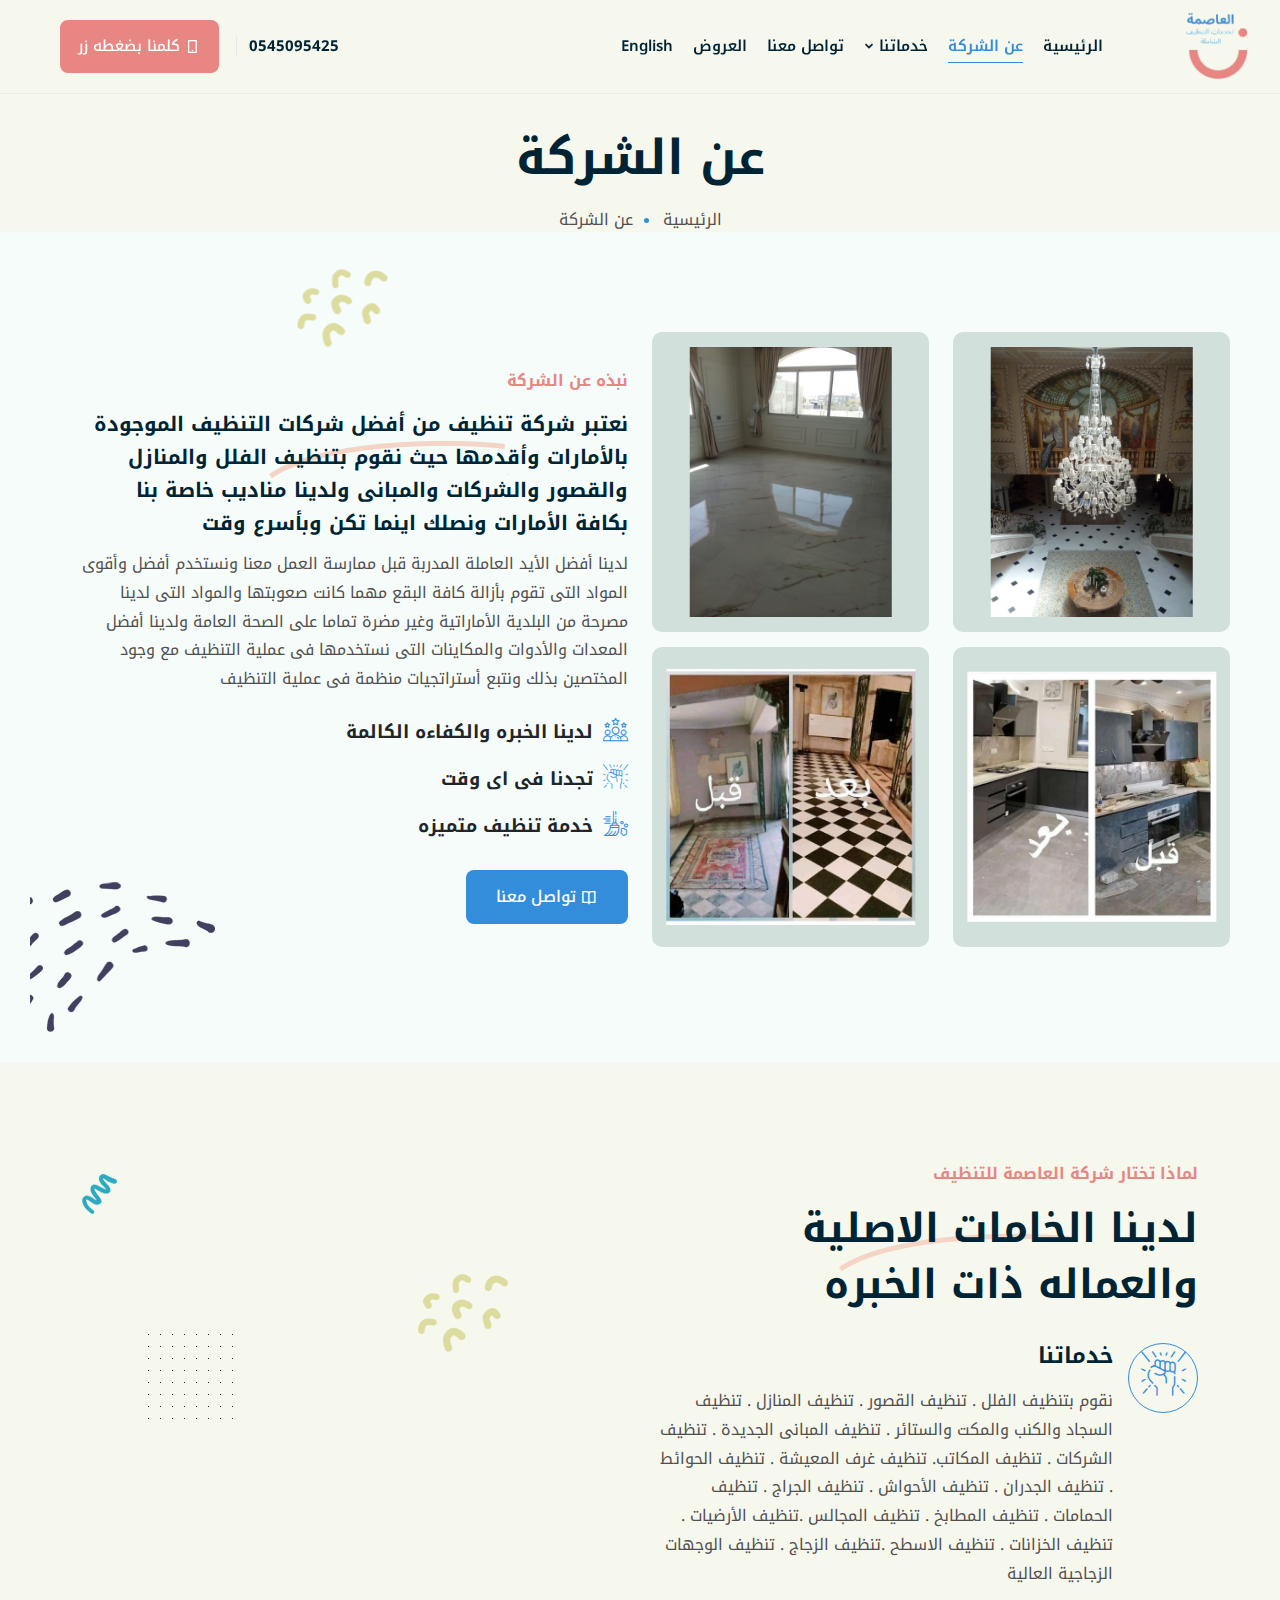
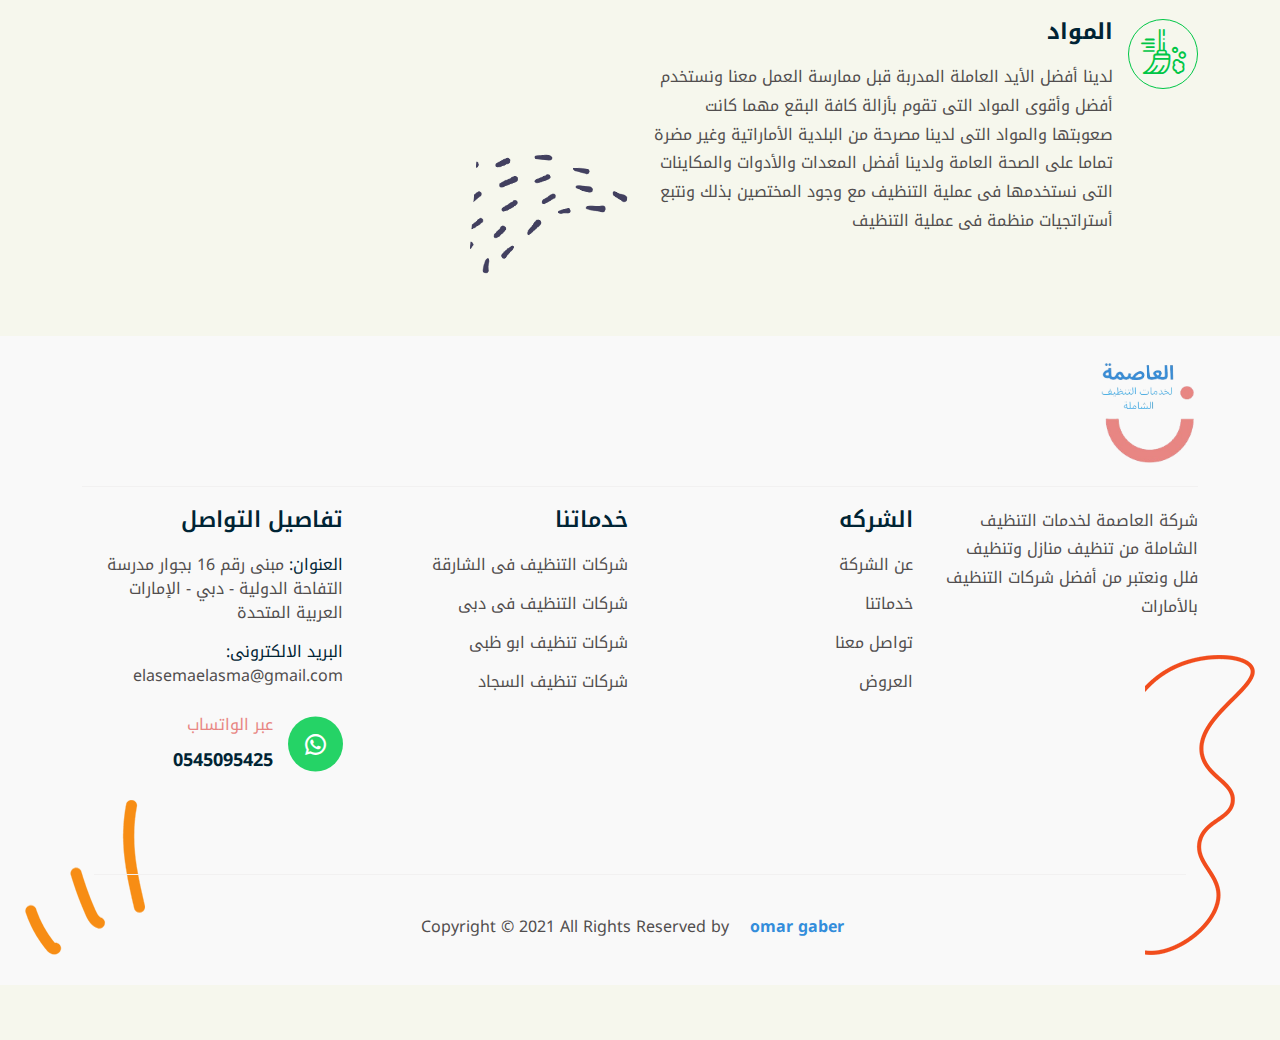
<file: about.html>
<!doctype html>
<html lang="zxx">

 
<head>

<meta charset="utf-8">
<meta name="viewport" content="width=device-width, initial-scale=1, shrink-to-fit=no">

<link rel="stylesheet" href="assets/css/bootstrap.min.css">
<link rel="stylesheet" href="assets/css/aos.css">
<link rel="stylesheet" href="assets/css/animate.min.css">
<link rel="stylesheet" href="assets/css/meanmenu.css">
<link rel="stylesheet" href="assets/css/remixicon.css">
<link rel="stylesheet" href="assets/css/flaticon.css">
<link rel="stylesheet" href="assets/css/odometer.min.css">
<link rel="stylesheet" href="assets/css/owl.carousel.min.css">
<link rel="stylesheet" href="assets/css/owl.theme.default.min.css">
<link rel="stylesheet" href="assets/css/jquery-ui.min.css">
<link rel="stylesheet" href="assets/css/magnific-popup.min.css">
<link rel="stylesheet" href="assets/css/fancybox.min.css">
<link rel="stylesheet" href="assets/css/selectize.min.css">
<link rel="stylesheet" href="assets/css/style.css">
<link rel="stylesheet" href="assets/css/navbar.css">
<link rel="stylesheet" href="assets/css/footer.css">
<link rel="stylesheet" href="assets/css/responsive.css">
<link href="https://fonts.googleapis.com/css2?family=Noto+Kufi+Arabic&display=swap" rel="stylesheet">
<link rel="stylesheet" href="assets/css/custom.css">
<link rel="stylesheet" href="assets/css/arabic.css">
<title>شركة نظافه - الشارقة -  دبي - الامارات</title>
<link rel="icon" type="image/png" href="assets/images/favicon.png">
<meta name="description" content="
شركات التنظيف ابوظبي - شركات التنظيف - خدمات تنظيف المنازل - خدمات التنظيف - تنظيف فلل - تنظيف شقق ابوظبي - تنظيف بيوت ابوظبي - شركات تنظيف المنازل في ابوظبي - شركات تنظيف المنازل في دبي - شركات تنظيف المنازل ابوظبي - شركات تنظيف المنازل - شركات تنظيف البيوت - شركات التنظيف في دبي شركات التنظيف في ابوظبي - شركات التنظيف دبي -
شركات تنظيف المنازل من الحشرات - شركات تنظيف في أبوظبي - شركة تنظيف شقق ابوظبي - شركة تنظيف فى دبى - شركة تنظيف منازل فى دبى - شركة تنظيف منازل بدبي - شركة تنظيف فلل - شركة تنظيف - شركات تنظيف منازل - شركة تنظيف خزانات - خدمات تنظيف المنازل - شركة غسيل خزانات - شركة تنظيف ومكافحة حشرات -تنظيف وتعقيم خزانات المياه - 
تنظيف المكاتب - تنظيف المنازل - شركة تنظيف فلل الشارقة - شركات تنظيف في الفجيرة - شركات تنظيف فلل - شركات تنظيف المنازل في دبي - شركات تنظيف المنازل في الشارقة - شركات تنظيف المنازل في ابوظبي - شركات تنظيف المنازل
شركة تنظيف المنازل من الحشرات - افضل شركة تنظيف - خدمات تنظيف المنازل - شركة تنظيف فلل في الشارقة - شركه تنظيف فلل الشارقه -شركه تنظيف فلل في الشارقه - شركه تنظيف فى الشارقه - شركة تنظيف كنب وسجاد - شركه تنظيف منازل الشارقه - أفضل شركة تنظيف خدمات تنظيف - شركات التنظيف ابو ظبى - شركات التنظيف دبى - شركات التنظيف فى ابوظبى  شركات التنظيف فى الشارقة - شركات التنظيف فى دبى - شركات تنظيف ابو ظبى - شركات تنظيف السجاد - شركات تنظيف السجاد في ابوظبي - شركات تنظيف الكنب 
">
<meta name="keywords" content="
شركات التنظيف ابوظبي - شركات التنظيف - خدمات تنظيف المنازل - خدمات التنظيف - تنظيف فلل - تنظيف شقق ابوظبي - تنظيف بيوت ابوظبي - شركات تنظيف المنازل في ابوظبي - شركات تنظيف المنازل في دبي - شركات تنظيف المنازل ابوظبي - شركات تنظيف المنازل - شركات تنظيف البيوت - شركات التنظيف في دبي شركات التنظيف في ابوظبي - شركات التنظيف دبي -
شركات تنظيف المنازل من الحشرات - شركات تنظيف في أبوظبي - شركة تنظيف شقق ابوظبي - شركة تنظيف فى دبى - شركة تنظيف منازل فى دبى - شركة تنظيف منازل بدبي - شركة تنظيف فلل - شركة تنظيف - شركات تنظيف منازل - شركة تنظيف خزانات - خدمات تنظيف المنازل - شركة غسيل خزانات - شركة تنظيف ومكافحة حشرات -تنظيف وتعقيم خزانات المياه - 
تنظيف المكاتب - تنظيف المنازل - شركة تنظيف فلل الشارقة - شركات تنظيف في الفجيرة - شركات تنظيف فلل - شركات تنظيف المنازل في دبي - شركات تنظيف المنازل في الشارقة - شركات تنظيف المنازل في ابوظبي - شركات تنظيف المنازل
شركة تنظيف المنازل من الحشرات - افضل شركة تنظيف - خدمات تنظيف المنازل - شركة تنظيف فلل في الشارقة - شركه تنظيف فلل الشارقه -شركه تنظيف فلل في الشارقه - شركه تنظيف فى الشارقه - شركة تنظيف كنب وسجاد - شركه تنظيف منازل الشارقه - أفضل شركة تنظيف خدمات تنظيف - شركات التنظيف ابو ظبى - شركات التنظيف دبى - شركات التنظيف فى ابوظبى  شركات التنظيف فى الشارقة - شركات التنظيف فى دبى - شركات تنظيف ابو ظبى - شركات تنظيف السجاد - شركات تنظيف السجاد في ابوظبي - شركات تنظيف الكنب 
">
<meta name="author" content="
شركات التنظيف ابوظبي - شركات التنظيف - خدمات تنظيف المنازل - خدمات التنظيف - تنظيف فلل - تنظيف شقق ابوظبي - تنظيف بيوت ابوظبي - شركات تنظيف المنازل في ابوظبي - شركات تنظيف المنازل في دبي - شركات تنظيف المنازل ابوظبي - شركات تنظيف المنازل - شركات تنظيف البيوت - شركات التنظيف في دبي شركات التنظيف في ابوظبي - شركات التنظيف دبي -
شركات تنظيف المنازل من الحشرات - شركات تنظيف في أبوظبي - شركة تنظيف شقق ابوظبي - شركة تنظيف فى دبى - شركة تنظيف منازل فى دبى - شركة تنظيف منازل بدبي - شركة تنظيف فلل - شركة تنظيف - شركات تنظيف منازل - شركة تنظيف خزانات - خدمات تنظيف المنازل - شركة غسيل خزانات - شركة تنظيف ومكافحة حشرات -تنظيف وتعقيم خزانات المياه - 
تنظيف المكاتب - تنظيف المنازل - شركة تنظيف فلل الشارقة - شركات تنظيف في الفجيرة - شركات تنظيف فلل - شركات تنظيف المنازل في دبي - شركات تنظيف المنازل في الشارقة - شركات تنظيف المنازل في ابوظبي - شركات تنظيف المنازل
شركة تنظيف المنازل من الحشرات - افضل شركة تنظيف - خدمات تنظيف المنازل - شركة تنظيف فلل في الشارقة - شركه تنظيف فلل الشارقه -شركه تنظيف فلل في الشارقه - شركه تنظيف فى الشارقه - شركة تنظيف كنب وسجاد - شركه تنظيف منازل الشارقه - أفضل شركة تنظيف خدمات تنظيف - شركات التنظيف ابو ظبى - شركات التنظيف دبى - شركات التنظيف فى ابوظبى  شركات التنظيف فى الشارقة - شركات التنظيف فى دبى - شركات تنظيف ابو ظبى - شركات تنظيف السجاد - شركات تنظيف السجاد في ابوظبي - شركات تنظيف الكنب 
">
<meta name="theme-color" content="#338ddb" />
<link rel="icon" type="image/png" href="assets/images/favicon.png">
</head>
<body>

<header class="navbar-area navbar-style-two fixed-top">
<div class="main-responsive-nav">
<div class="container">
<div class="main-responsive-menu">
<div class="logo">
<a href="index.html">
<img src="assets/images/logo.png" alt="logo">
</a>
</div>
<a href="tel:0545095425" target="_blank" class="default-btn"><i class="ri-smartphone-line"></i> كلمنا بضغطه زر</a>
</div>
</div>
</div>
<div class="main-navbar">
<div class="container-fluid">
<nav class="navbar navbar-expand-md navbar-light">
<a class="navbar-brand" href="index.html">
<img src="assets/images/logo.png" alt="logo">
</a>
<div class="collapse navbar-collapse mean-menu" id="navbarSupportedContent">
<ul class="navbar-nav me-auto">
<li class="nav-item">
<a href="index.html" class="nav-link">
الرئيسية
</a>
 </li>
<li class="nav-item">
<a href="about.html" class="nav-link active">
عن الشركة
</a>
</li>
<li class="nav-item">
<a href="#" class="nav-link">
خدماتنا
<i class="ri-arrow-down-s-line"></i>
</a>
<ul class="dropdown-menu">
    <li class="nav-item"><h1><a href="services-details.html" class="nav-link">شركات التنظيف</a></li>
        <li class="nav-item"><h1><a href="services-details.html" class="nav-link">شركات التنظيف ابو ظبى</a></h1></li>
        <li class="nav-item"><h1><a href="services-details.html" class="nav-link">شركات التنظيف دبى </a></h1></li>
        <li class="nav-item"><h1><a href="services-details.html" class="nav-link">شركات التنظيف فى ابوظبى</a></h1></li>
        <li class="nav-item"><h1><a href="services-details.html" class="nav-link">شركات التنظيف فى الشارقة</a></h1></li>
        <li class="nav-item"><h1><a href="services-details.html" class="nav-link">شركات التنظيف فى دبى</a></h1></li>
        <li class="nav-item"><h1><a href="services-details.html" class="nav-link">شركات تنظيف ابو ظبى</a></h1></li>
        <li class="nav-item"><h1><a href="services-details.html" class="nav-link">شركات تنظيف السجاد</a></h1></li>
        <li class="nav-item"><h1><a href="services-details.html" class="nav-link">شركات تنظيف السجاد في ابوظبي</a></h1></li>
        <li class="nav-item"><h1><a href="services-details.html" class="nav-link">شركات تنظيف الكنب</a></h1></li>
        <li class="nav-item"><h1><a href="services-details.html" class="nav-link">شركات تنظيف المنازل</a></h1></li>
        <li class="nav-item"><h1><a href="services-details.html" class="nav-link">شركات تنظيف المنازل في ابوظبي</a></h1></li>
        <li class="nav-item"><h1><a href="services-details.html" class="nav-link">شركات تنظيف المنازل في الشارقة</a></h1></li>
        <li class="nav-item"><h1><a href="services-details.html" class="nav-link">شركات تنظيف المنازل في دبي</a></h1></li>
        <li class="nav-item"><h1><a href="services-details.html" class="nav-link">شركات تنظيف فلل</a></h1></li>
        <li class="nav-item"><h1><a href="services-details.html" class="nav-link">شركات تنظيف في الفجيرة</a></h1></li>
        <li class="nav-item"><h1><a href="services-details.html" class="nav-link">شركة تنظيف فلل الشارقة</a></h1></li>
        <li class="nav-item"><h1><a href="services-details.html" class="nav-link">تنظيف المكاتب</a></h1></li>
        <li class="nav-item"><h1><a href="services-details.html" class="nav-link">تنظيف المنازل</a></h1></li>
        <li class="nav-item"><h1><a href="services-details.html" class="nav-link">تنظيف بيوت ابوظبي</a></h1></li>
        <li class="nav-item"><h1><a href="services-details.html" class="nav-link">تنظيف شقق ابوظبي</a></h1></li>
        <li class="nav-item"><h1><a href="services-details.html" class="nav-link">تنظيف فلل</a></h1></li>
        <li class="nav-item"><h1><a href="services-details.html" class="nav-link">خدمات التنظيف</a></h1></li>
        <li class="nav-item"><h1><a href="services-details.html" class="nav-link">خدمات تنظيف المنازل</a></h1></li>
        <li class="nav-item"><h1><a href="services-details.html" class="nav-link">شركات التنظيف</a></h1></li>
        <li class="nav-item"><h1><a href="services-details.html" class="nav-link">شركات التنظيف ابوظبي</a></h1></li>
        <li class="nav-item"><h1><a href="services-details.html" class="nav-link">شركات التنظيف دبي</a></h1></li>
        <li class="nav-item"><h1><a href="services-details.html" class="nav-link">شركات التنظيف في ابوظبي</a></h1></li>
        <li class="nav-item"><h1><a href="services-details.html" class="nav-link">شركات التنظيف في دبي</a></h1></li>
        <li class="nav-item"><h1><a href="services-details.html" class="nav-link">شركات تنظيف البيوت</a></h1></li>
        <li class="nav-item"><h1><a href="services-details.html" class="nav-link">شركات تنظيف المنازل</a></h1></li>
        <li class="nav-item"><h1><a href="services-details.html" class="nav-link">شركات تنظيف المنازل ابوظبي</a></h1></li>
        <li class="nav-item"><h1><a href="services-details.html" class="nav-link">شركات تنظيف المنازل في ابوظبي</a></h1></li>
        <li class="nav-item"><h1><a href="services-details.html" class="nav-link">شركات تنظيف المنازل في دبي</a></h1></li>
        <li class="nav-item"><h1><a href="services-details.html" class="nav-link">شركات تنظيف المنازل من الحشرات</a></h1></li>
        <li class="nav-item"><h1><a href="services-details.html" class="nav-link">شركات تنظيف في أبوظبي</a></h1></li>
        <li class="nav-item"><h1><a href="services-details.html" class="nav-link">شركة تنظيف شقق ابوظبي</a></h1></li>
        <li class="nav-item"><h1><a href="services-details.html" class="nav-link">شركة تنظيف فى دبى</a></h1></li>
        <li class="nav-item"><h1><a href="services-details.html" class="nav-link">شركة تنظيف منازل فى دبى</a></h1></li>
        <li class="nav-item"><h1><a href="services-details.html" class="nav-link">شركة تنظيف منازل بدبي</a></h1></li>
        <li class="nav-item"><h1><a href="services-details.html" class="nav-link">شركة تنظيف فلل</a></h1></li>
        <li class="nav-item"><h1><a href="services-details.html" class="nav-link">شركة تنظيف</a></h1></li>
        <li class="nav-item"><h1><a href="services-details.html" class="nav-link">شركات تنظيف منازل</a></h1></li>
        <li class="nav-item"><h1><a href="services-details.html" class="nav-link">شركة تنظيف خزانات</a></h1></li>
        <li class="nav-item"><h1><a href="services-details.html" class="nav-link">خدمات تنظيف المنازل</a></h1></li>
        <li class="nav-item"><h1><a href="services-details.html" class="nav-link">شركة غسيل خزانات</a></h1></li>
        <li class="nav-item"><h1><a href="services-details.html" class="nav-link">شركة تنظيف ومكافحة حشرات</a></h1></li>
        <li class="nav-item"><h1><a href="services-details.html" class="nav-link">تنظيف وتعقيم خزانات المياه</a></h1></li>
        <li class="nav-item"><h1><a href="services-details.html" class="nav-link">شركة تنظيف المنازل من الحشرات</a></h1></li>
        <li class="nav-item"><h1><a href="services-details.html" class="nav-link">افضل شركة تنظيف</a></h1></li>
        <li class="nav-item"><h1><a href="services-details.html" class="nav-link">خدمات تنظيف المنازل</a></h1></li>
        <li class="nav-item"><h1><a href="services-details.html" class="nav-link">شركة تنظيف فلل في الشارقة</a></h1></li>
        <li class="nav-item"><h1><a href="services-details.html" class="nav-link">شركه تنظيف فلل الشارقه</a></h1></li>
        <li class="nav-item"><h1><a href="services-details.html" class="nav-link">شركه تنظيف فلل في الشارقه</a></h1></li>
        <li class="nav-item"><h1><a href="services-details.html" class="nav-link">شركه تنظيف فى الشارقه</a></h1></li>
        <li class="nav-item"><h1><a href="services-details.html" class="nav-link">شركة تنظيف كنب وسجاد</a></h1></li>
        <li class="nav-item"><h1><a href="services-details.html" class="nav-link">شركه تنظيف منازل الشارقه</a></h1></li>
        <li class="nav-item"><h1><a href="services-details.html" class="nav-link">أفضل شركة تنظيف</a></h1></li>
        <li class="nav-item"><h1><a href="services-details.html" class="nav-link">خدمات تنظيف</a></h1></li>
</ul>
</li>

<li class="nav-item">
<a href="contact.html" class="nav-link">تواصل معنا</a>
</li>
<li class="nav-item">
    <a href="offers.html" class="nav-link">العروض</a>
    </li> <li class="nav-item">
        <a href="EN/about.html" class="nav-link">English</a>
        </li>
</ul>
<div class="others-options d-flex align-items-center">
<div class="option-item">
<a href="tel:0545095425" class="phone-number">0545095425</a>
</div>
<div class="option-item">
<a href="tel:0545095425" target="_blank" class="default-btn"><i class="ri-smartphone-line"></i> كلمنا بضغطه زر</a>
</div>
</div>
</div>
</nav>
</div>
</div>
<div class="others-option-for-responsive">
<div class="container">
<div class="dot-menu">
<div class="inner">
<div class="circle circle-one"></div>
<div class="circle circle-two"></div>
<div class="circle circle-three"></div>
</div>
</div>
<div class="container">
<div class="option-inner">
<div class="others-options d-flex align-items-center">
<div class="option-item">
<a href="tel:0545095425" class="phone-number">0545095425</a>
</div>
<div class="option-item">
<a href="contact.html" class="default-btn"><i class="ri-chat-1-line"></i> كلمنا بضغطه زر</a>
</div>
 </div>
</div>
</div>
</div>
</div>
</header>

<div class="page-banner-area">
<div class="container">
<div class="page-banner-content">
<h2>عن الشركة</h2>
<ul>
<li>
<a href="index.html">الرئيسية</a>
</li>
<li>عن الشركة</li>
</ul>
</div>
</div>
<div class="about-area-with-bg-color ptb-100">
    <div class="container-fluid">
    <div class="row align-items-center">
    <div class="col-lg-6 col-md-12">
    <div class="about-image-wrap" data-speed="0.02" data-revert="true">
    <div class="row">
    <div class="col-lg-6 col-sm-6 col-md-6 col-6">
     <div class="image">
    <img src="assets/images/gallery/7.jfif" alt="image">
    </div>
    </div>
    <div class="col-lg-6 col-sm-6 col-md-6 col-6">
    <div class="image">
    <img src="assets/images/gallery/2.jfif" alt="image">
    </div>
    </div>
    <div class="col-lg-6 col-sm-6 col-md-6 col-6">
        <div class="image">
       <img src="assets/images/gallery/12.jfif" alt="image">
       </div>
       </div>
       <div class="col-lg-6 col-sm-6 col-md-6 col-6">
       <div class="image">
       <img src="assets/images/gallery/5.jfif" alt="image">
       </div>
       </div>
    </div>
    
    </div>
    </div>
    <div class="col-lg-6 col-md-12">
    <div class="about-content-wrap" data-speed="0.02" data-revert="true">
    <span>نبذه عن الشركة</span>
    <h3>نعتبر شركة تنظيف من أفضل شركات التنظيف الموجودة بالأمارات وأقدمها حيث نقوم بتنظيف الفلل والمنازل والقصور والشركات والمبانى ولدينا مناديب خاصة بنا بكافة الأمارات ونصلك اينما تكن وبأسرع وقت </h3>
    <p>لدينا أفضل الأيد العاملة المدربة قبل ممارسة العمل معنا ونستخدم أفضل وأقوى المواد التى تقوم بأزالة كافة البقع مهما كانت صعوبتها والمواد التى لدينا مصرحة من البلدية الأماراتية وغير مضرة تماما على الصحة العامة ولدينا أفضل المعدات والأدوات والمكاينات التى نستخدمها فى عملية التنظيف مع وجود المختصين بذلك ونتبع أستراتجيات منظمة فى عملية التنظيف </p>
    <ul class="about-list">
    <li><i class="flaticon-rating"></i> لدينا الخبره والكفاءه الكالمة</li>
    <li><i class="flaticon-empowerment"></i> تجدنا فى اى وقت</li>
    <li><i class="flaticon-broom"></i> خدمة تنظيف متميزه</li>
    </ul>
    <div class="about-btn">
    <a href="contact.html" class="default-btn"><i class="ri-book-open-line"></i> تواصل معنا</a>
    </div>
    </div>
    </div>
    </div>
    </div>
    <div class="about-shape-3" data-speed="0.08" data-revert="true">
    <img src="assets/images/about/shape-2.png" alt="image">
    </div>
    <div class="about-shape-4" data-speed="0.04" data-revert="true">
    <img src="assets/images/about/shape-3.png" alt="image">
    </div>
    <!-- <div class="about-shape-5" data-speed="0.09" data-revert="true">
    <img src="assets/images/about/shape-6.png" alt="image">
    </div> -->
    </div>

<div class="choose-us-area ptb-100">
<div class="container">
<div class="row align-items-center">
<div class="col-lg-6 col-md-12">
<div class="choose-us-content" data-speed="0.02" data-revert="true">
<span>لماذا تختار شركة العاصمة للتنظيف</span>
<h3>لدينا الخامات الاصلية والعماله ذات الخبره </h3>
<div class="content-box">
<div class="icon">
<i class="flaticon-empowerment"></i>
</div>
<h4>خدماتنا</h4>
<p>نقوم بتنظيف الفلل . تنظيف القصور . تنظيف المنازل . تنظيف السجاد والكنب والمكت والستائر . تنظيف المبانى الجديدة . تنظيف الشركات  . تنظيف المكاتب. 
    تنظيف غرف المعيشة . تنظيف الحوائط . تنظيف الجدران . تنظيف الأحواش . تنظيف الجراج . تنظيف الحمامات . تنظيف المطابخ . تنظيف المجالس .تنظيف الأرضيات . تنظيف الخزانات . تنظيف الاسطح .تنظيف الزجاج . تنظيف الوجهات الزجاجية العالية 
    </p>
</div>
<div class="content-box color-two">
<div class="icon">
<i class="flaticon-broom"></i>
</div>
<h4>المواد </h4>
<p>لدينا أفضل الأيد العاملة المدربة قبل ممارسة العمل معنا ونستخدم أفضل وأقوى المواد التى تقوم بأزالة كافة البقع مهما كانت صعوبتها والمواد التى لدينا مصرحة من البلدية الأماراتية وغير مضرة تماما على الصحة العامة ولدينا أفضل المعدات والأدوات والمكاينات التى نستخدمها فى عملية التنظيف مع وجود المختصين بذلك ونتبع أستراتجيات منظمة فى عملية التنظيف </p>
</div>
</div>
</div>
<div class="col-lg-6 col-md-12">
<div class="choose-us-image" data-speed="0.02" data-revert="true">
<img src="assets/images/choose-us/choose-1.png" data-aos="fade-up" data-aos-delay="50" data-aos-duration="500" alt="image">
<div class="square-pattern" data-aos="fade-down" data-aos-delay="70" data-aos-duration="700"></div>
<div class="choose-image-shape-1" data-speed="0.05" data-revert="true">
<img src="assets/images/choose-us/shape-1.png" alt="image">
</div>
<div class="choose-image-shape-2" data-speed="0.07" data-revert="true">
<img src="assets/images/choose-us/shape-2.png" alt="image">
</div>
<div class="choose-image-shape-3" data-speed="0.08" data-revert="true">
<img src="assets/images/choose-us/shape-3.png" alt="image">
</div>
<div class="choose-image-shape-4" data-speed="0.09" data-revert="true">
<img src="assets/images/choose-us/shape-4.png" alt="image">
</div>
</div>
</div>
</div>
</div>
</div>


<footer class="footer-area pt-4">
    <div class="container">
    <div class="footer-top-box d-flex justify-content-between align-items-center">
    <div class="footer-widget-logo">
    <a href="index.html"><img src="assets/images/logo.png" alt="image"></a>
    </div>
    
    </div>
    <div class="row justify-content-center">
    <div class="col-lg-3 col-sm-6">
    <div class="single-footer-widget">
    <p>شركة العاصمة
        لخدمات التنظيف الشاملة من تنظيف منازل وتنظيف فلل ونعتبر من أفضل شركات التنظيف بالأمارات 
       </p> 
    

    </div>
    </div>
    <div class="col-lg-3 col-sm-6">
    <div class="single-footer-widget ps-5">
    <h3>الشركه</h3>
    <ul class="quick-links">
    <li><a href="about.html">عن الشركة</a></li>
    <li><a href="services-details.html">خدماتنا</a></li>
    <li><a href="contact.html">تواصل معنا</a></li>
    <li><a href="offers.html">العروض</a></li>
    </ul>
    </div>
    </div>
    <div class="col-lg-3 col-sm-6">
    <div class="single-footer-widget ps-3">
    <h3>خدماتنا</h3>
    <ul class="quick-links">
        <li><a href="services-details.html">شركات التنظيف فى الشارقة</a></li>
        <li><a href="services-details.html">شركات التنظيف فى دبى</a></li>
        <li><a href="services-details.html">شركات تنظيف ابو ظبى</a></li>
        <li><a href="services-details.html">شركات تنظيف السجاد</a></li>
    </ul>
    </div>
    </div>
    <div class="col-lg-3 col-sm-6">
    <div class="single-footer-widget">
    <h3>تفاصيل التواصل</h3>
    <ul class="quick-links">
    <li><a href="https://goo.gl/maps/xq5qkcpwwcuva2Fx5" target="_blank"><span>العنوان:</span> مبنى رقم 16 بجوار مدرسة التفاحة الدولية - دبي - الإمارات العربية المتحدة</a></li>
    <li><span>البريد الالكترونى:</span> elasemaelasma@gmail.com</a></li>
    </ul>
    <div class="footer-information">
        <i class="ri-whatsapp-line"></i>
        <span>عبر الواتساب</span>
        <a href="https://wa.me/0545095425">0545095425 </a>
    </div>
    </div>
    </div>
    </div>
    <div class="copyright-area">
    <div class="container">
    <div class="copyright-area-content">
    <p>
    Copyright © 2021  All Rights Reserved by
    <a href="http://omargaber.site/" target="_blank" class="nav-link">omar gaber</a>
        </li>
        </li>
    </p>
    </div>
    </div>
    </div>
    <div class="footer-shape-1" data-speed="0.08" data-revert="true">
    <img src="assets/images/footer/shape-2.png" alt="image">
    </div>
    <div class="footer-shape-2" data-speed="0.08" data-revert="true">
    <img src="assets/images/footer/shape-3.png" alt="image">
    </div>
    </footer>


<div class="go-top">
<i class="ri-arrow-up-s-line"></i>
</div>


<script src="assets/js/jquery.min.js"></script>
<script src="assets/js/bootstrap.bundle.min.js"></script>
<script src="assets/js/jquery.meanmenu.js"></script>
<script src="assets/js/owl.carousel.min.js"></script>
<script src="assets/js/jquery.appear.js"></script>
<script src="assets/js/odometer.min.js"></script>
<script src="assets/js/jquery.magnific-popup.min.js"></script>
<script src="assets/js/fancybox.min.js"></script>
<script src="assets/js/jquery-ui.js"></script>
<script src="assets/js/selectize.min.js"></script>
<script src="assets/js/TweenMax.min.js"></script>
<script src="assets/js/aos.js"></script>
<script src="assets/js/jquery.ajaxchimp.min.js"></script>
<script src="assets/js/form-validator.min.js"></script>
<script src="assets/js/contact-form-script.js"></script>
<script src="assets/js/wow.min.js"></script>
<script src="assets/js/main.js"></script>
</body>


</html>
</file>
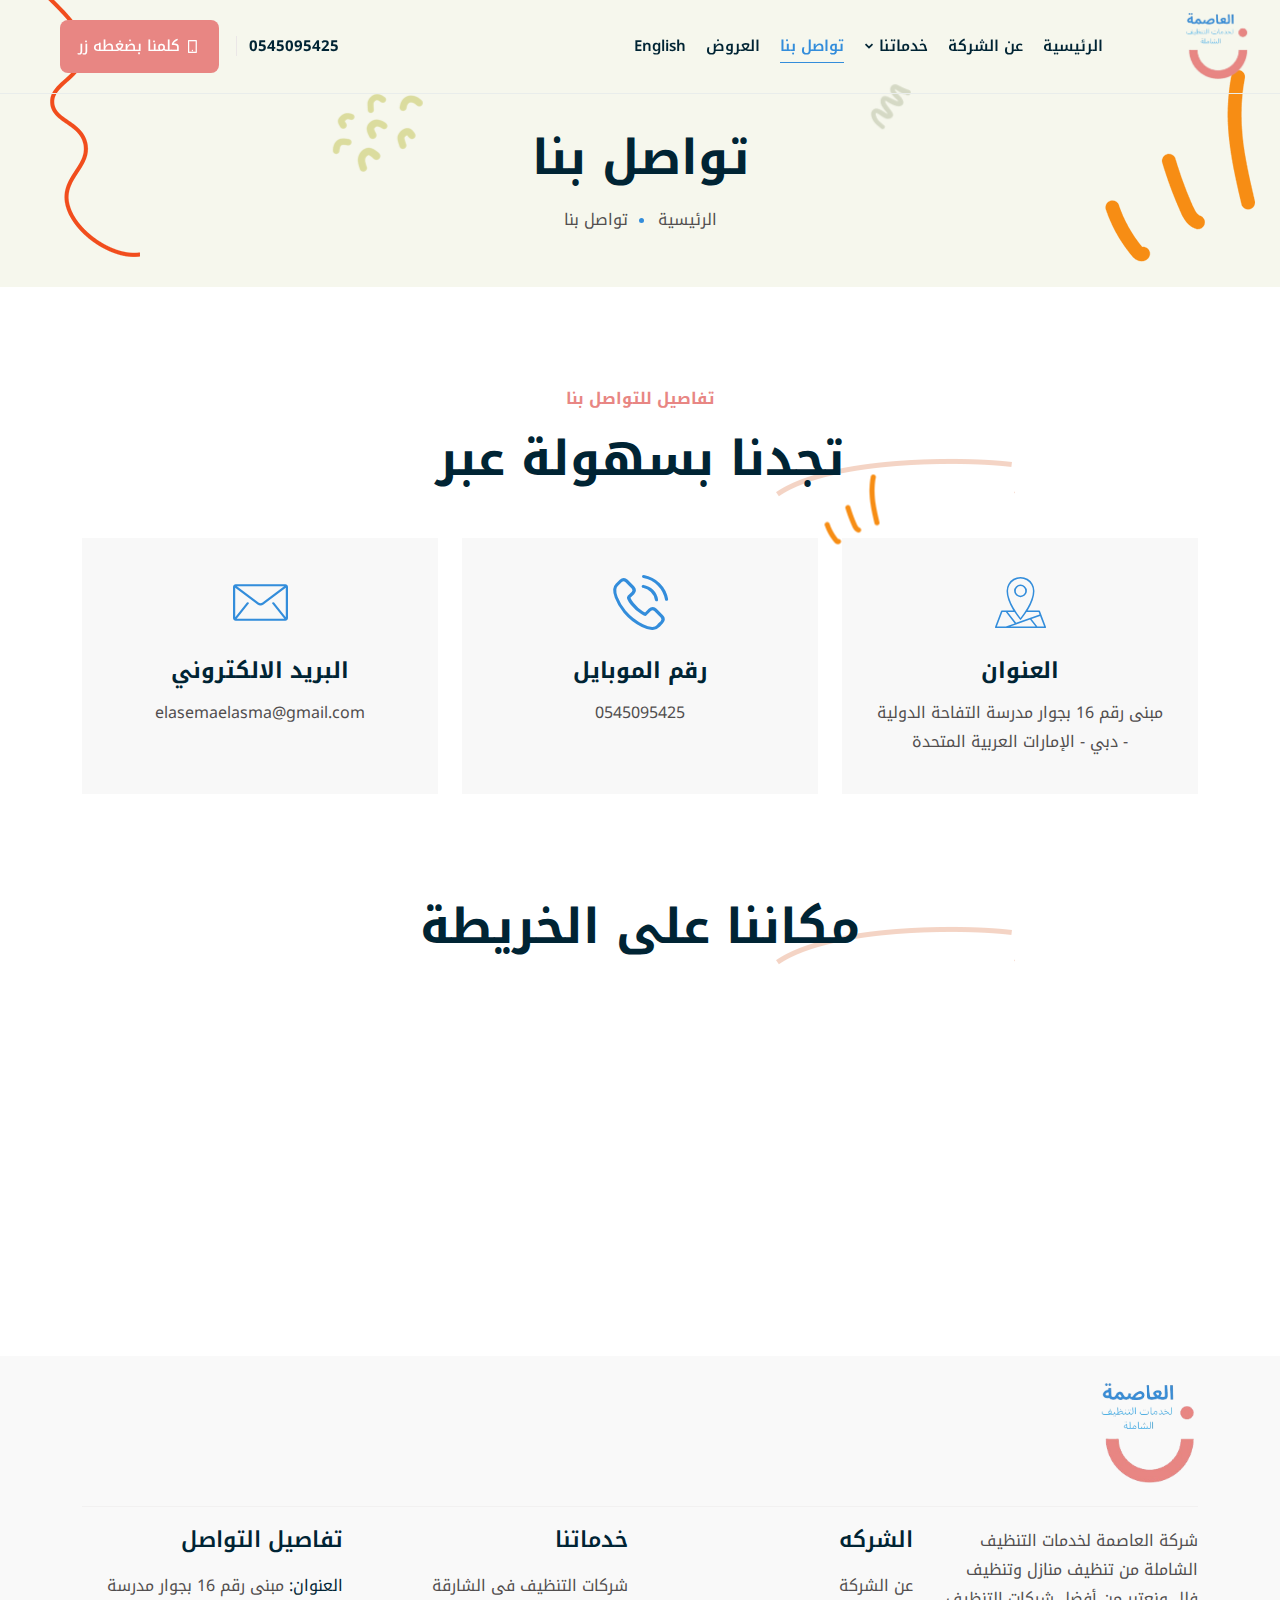
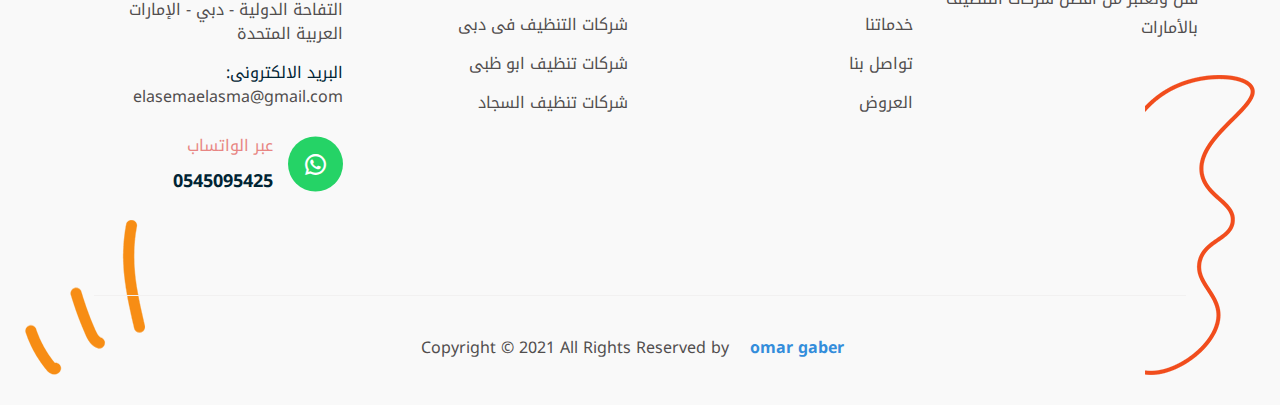
<file: contact.html>
<!doctype html>
<html lang="zxx">

 
<head>

<meta charset="utf-8">
<meta name="viewport" content="width=device-width, initial-scale=1, shrink-to-fit=no">

<link rel="stylesheet" href="assets/css/bootstrap.min.css">
<link rel="stylesheet" href="assets/css/aos.css">
<link rel="stylesheet" href="assets/css/animate.min.css">
<link rel="stylesheet" href="assets/css/meanmenu.css">
<link rel="stylesheet" href="assets/css/remixicon.css">
<link rel="stylesheet" href="assets/css/flaticon.css">
<link rel="stylesheet" href="assets/css/odometer.min.css">
<link rel="stylesheet" href="assets/css/owl.carousel.min.css">
<link rel="stylesheet" href="assets/css/owl.theme.default.min.css">
<link rel="stylesheet" href="assets/css/jquery-ui.min.css">
<link rel="stylesheet" href="assets/css/magnific-popup.min.css">
<link rel="stylesheet" href="assets/css/fancybox.min.css">
<link rel="stylesheet" href="assets/css/selectize.min.css">
<link rel="stylesheet" href="assets/css/style.css">
<link rel="stylesheet" href="assets/css/navbar.css">
<link rel="stylesheet" href="assets/css/footer.css">
<link rel="stylesheet" href="assets/css/responsive.css">
<link href="https://fonts.googleapis.com/css2?family=Noto+Kufi+Arabic&display=swap" rel="stylesheet">
<link rel="stylesheet" href="assets/css/custom.css">
<link rel="stylesheet" href="assets/css/arabic.css">
<title>شركة نظافه - الشارقة -  دبي - الامارات</title>
<link rel="icon" type="image/png" href="assets/images/favicon.png">
<meta name="description" content="
شركات التنظيف ابوظبي - شركات التنظيف - خدمات تنظيف المنازل - خدمات التنظيف - تنظيف فلل - تنظيف شقق ابوظبي - تنظيف بيوت ابوظبي - شركات تنظيف المنازل في ابوظبي - شركات تنظيف المنازل في دبي - شركات تنظيف المنازل ابوظبي - شركات تنظيف المنازل - شركات تنظيف البيوت - شركات التنظيف في دبي شركات التنظيف في ابوظبي - شركات التنظيف دبي -
شركات تنظيف المنازل من الحشرات - شركات تنظيف في أبوظبي - شركة تنظيف شقق ابوظبي - شركة تنظيف فى دبى - شركة تنظيف منازل فى دبى - شركة تنظيف منازل بدبي - شركة تنظيف فلل - شركة تنظيف - شركات تنظيف منازل - شركة تنظيف خزانات - خدمات تنظيف المنازل - شركة غسيل خزانات - شركة تنظيف ومكافحة حشرات -تنظيف وتعقيم خزانات المياه - 
تنظيف المكاتب - تنظيف المنازل - شركة تنظيف فلل الشارقة - شركات تنظيف في الفجيرة - شركات تنظيف فلل - شركات تنظيف المنازل في دبي - شركات تنظيف المنازل في الشارقة - شركات تنظيف المنازل في ابوظبي - شركات تنظيف المنازل
شركة تنظيف المنازل من الحشرات - افضل شركة تنظيف - خدمات تنظيف المنازل - شركة تنظيف فلل في الشارقة - شركه تنظيف فلل الشارقه -شركه تنظيف فلل في الشارقه - شركه تنظيف فى الشارقه - شركة تنظيف كنب وسجاد - شركه تنظيف منازل الشارقه - أفضل شركة تنظيف خدمات تنظيف - شركات التنظيف ابو ظبى - شركات التنظيف دبى - شركات التنظيف فى ابوظبى  شركات التنظيف فى الشارقة - شركات التنظيف فى دبى - شركات تنظيف ابو ظبى - شركات تنظيف السجاد - شركات تنظيف السجاد في ابوظبي - شركات تنظيف الكنب 
">
<meta name="keywords" content="
شركات التنظيف ابوظبي - شركات التنظيف - خدمات تنظيف المنازل - خدمات التنظيف - تنظيف فلل - تنظيف شقق ابوظبي - تنظيف بيوت ابوظبي - شركات تنظيف المنازل في ابوظبي - شركات تنظيف المنازل في دبي - شركات تنظيف المنازل ابوظبي - شركات تنظيف المنازل - شركات تنظيف البيوت - شركات التنظيف في دبي شركات التنظيف في ابوظبي - شركات التنظيف دبي -
شركات تنظيف المنازل من الحشرات - شركات تنظيف في أبوظبي - شركة تنظيف شقق ابوظبي - شركة تنظيف فى دبى - شركة تنظيف منازل فى دبى - شركة تنظيف منازل بدبي - شركة تنظيف فلل - شركة تنظيف - شركات تنظيف منازل - شركة تنظيف خزانات - خدمات تنظيف المنازل - شركة غسيل خزانات - شركة تنظيف ومكافحة حشرات -تنظيف وتعقيم خزانات المياه - 
تنظيف المكاتب - تنظيف المنازل - شركة تنظيف فلل الشارقة - شركات تنظيف في الفجيرة - شركات تنظيف فلل - شركات تنظيف المنازل في دبي - شركات تنظيف المنازل في الشارقة - شركات تنظيف المنازل في ابوظبي - شركات تنظيف المنازل
شركة تنظيف المنازل من الحشرات - افضل شركة تنظيف - خدمات تنظيف المنازل - شركة تنظيف فلل في الشارقة - شركه تنظيف فلل الشارقه -شركه تنظيف فلل في الشارقه - شركه تنظيف فى الشارقه - شركة تنظيف كنب وسجاد - شركه تنظيف منازل الشارقه - أفضل شركة تنظيف خدمات تنظيف - شركات التنظيف ابو ظبى - شركات التنظيف دبى - شركات التنظيف فى ابوظبى  شركات التنظيف فى الشارقة - شركات التنظيف فى دبى - شركات تنظيف ابو ظبى - شركات تنظيف السجاد - شركات تنظيف السجاد في ابوظبي - شركات تنظيف الكنب 
">
<meta name="author" content="
شركات التنظيف ابوظبي - شركات التنظيف - خدمات تنظيف المنازل - خدمات التنظيف - تنظيف فلل - تنظيف شقق ابوظبي - تنظيف بيوت ابوظبي - شركات تنظيف المنازل في ابوظبي - شركات تنظيف المنازل في دبي - شركات تنظيف المنازل ابوظبي - شركات تنظيف المنازل - شركات تنظيف البيوت - شركات التنظيف في دبي شركات التنظيف في ابوظبي - شركات التنظيف دبي -
شركات تنظيف المنازل من الحشرات - شركات تنظيف في أبوظبي - شركة تنظيف شقق ابوظبي - شركة تنظيف فى دبى - شركة تنظيف منازل فى دبى - شركة تنظيف منازل بدبي - شركة تنظيف فلل - شركة تنظيف - شركات تنظيف منازل - شركة تنظيف خزانات - خدمات تنظيف المنازل - شركة غسيل خزانات - شركة تنظيف ومكافحة حشرات -تنظيف وتعقيم خزانات المياه - 
تنظيف المكاتب - تنظيف المنازل - شركة تنظيف فلل الشارقة - شركات تنظيف في الفجيرة - شركات تنظيف فلل - شركات تنظيف المنازل في دبي - شركات تنظيف المنازل في الشارقة - شركات تنظيف المنازل في ابوظبي - شركات تنظيف المنازل
شركة تنظيف المنازل من الحشرات - افضل شركة تنظيف - خدمات تنظيف المنازل - شركة تنظيف فلل في الشارقة - شركه تنظيف فلل الشارقه -شركه تنظيف فلل في الشارقه - شركه تنظيف فى الشارقه - شركة تنظيف كنب وسجاد - شركه تنظيف منازل الشارقه - أفضل شركة تنظيف خدمات تنظيف - شركات التنظيف ابو ظبى - شركات التنظيف دبى - شركات التنظيف فى ابوظبى  شركات التنظيف فى الشارقة - شركات التنظيف فى دبى - شركات تنظيف ابو ظبى - شركات تنظيف السجاد - شركات تنظيف السجاد في ابوظبي - شركات تنظيف الكنب 
">
<meta name="theme-color" content="#338ddb" />
<link rel="icon" type="image/png" href="assets/images/favicon.png">
</head>
<body>

<header class="navbar-area navbar-style-two fixed-top">
<div class="main-responsive-nav">
<div class="container">
<div class="main-responsive-menu">
<div class="logo">
<a href="index.html">
<img src="assets/images/logo.png" alt="logo">
</a>
</div>
<a href="tel:0545095425" target="_blank" class="default-btn"><i class="ri-smartphone-line"></i> كلمنا بضغطه زر</a>
</div>
</div>
</div>
<div class="main-navbar">
<div class="container-fluid">
<nav class="navbar navbar-expand-md navbar-light">
<a class="navbar-brand" href="index.html">
<img src="assets/images/logo.png" alt="logo">
</a>
<div class="collapse navbar-collapse mean-menu" id="navbarSupportedContent">
<ul class="navbar-nav me-auto">
<li class="nav-item">
<a href="index.html" class="nav-link">
الرئيسية
</a>
 </li>
<li class="nav-item">
<a href="about.html" class="nav-link">
عن الشركة
</a>
</li>
<li class="nav-item">
<a href="#" class="nav-link">
خدماتنا
<i class="ri-arrow-down-s-line"></i>
</a>
<ul class="dropdown-menu">
    <li class="nav-item"><h1><a href="services-details.html" class="nav-link">شركات التنظيف</a></li>
        <li class="nav-item"><h1><a href="services-details.html" class="nav-link">شركات التنظيف ابو ظبى</a></h1></li>
        <li class="nav-item"><h1><a href="services-details.html" class="nav-link">شركات التنظيف دبى </a></h1></li>
        <li class="nav-item"><h1><a href="services-details.html" class="nav-link">شركات التنظيف فى ابوظبى</a></h1></li>
        <li class="nav-item"><h1><a href="services-details.html" class="nav-link">شركات التنظيف فى الشارقة</a></h1></li>
        <li class="nav-item"><h1><a href="services-details.html" class="nav-link">شركات التنظيف فى دبى</a></h1></li>
        <li class="nav-item"><h1><a href="services-details.html" class="nav-link">شركات تنظيف ابو ظبى</a></h1></li>
        <li class="nav-item"><h1><a href="services-details.html" class="nav-link">شركات تنظيف السجاد</a></h1></li>
        <li class="nav-item"><h1><a href="services-details.html" class="nav-link">شركات تنظيف السجاد في ابوظبي</a></h1></li>
        <li class="nav-item"><h1><a href="services-details.html" class="nav-link">شركات تنظيف الكنب</a></h1></li>
        <li class="nav-item"><h1><a href="services-details.html" class="nav-link">شركات تنظيف المنازل</a></h1></li>
        <li class="nav-item"><h1><a href="services-details.html" class="nav-link">شركات تنظيف المنازل في ابوظبي</a></h1></li>
        <li class="nav-item"><h1><a href="services-details.html" class="nav-link">شركات تنظيف المنازل في الشارقة</a></h1></li>
        <li class="nav-item"><h1><a href="services-details.html" class="nav-link">شركات تنظيف المنازل في دبي</a></h1></li>
        <li class="nav-item"><h1><a href="services-details.html" class="nav-link">شركات تنظيف فلل</a></h1></li>
        <li class="nav-item"><h1><a href="services-details.html" class="nav-link">شركات تنظيف في الفجيرة</a></h1></li>
        <li class="nav-item"><h1><a href="services-details.html" class="nav-link">شركة تنظيف فلل الشارقة</a></h1></li>
        <li class="nav-item"><h1><a href="services-details.html" class="nav-link">تنظيف المكاتب</a></h1></li>
        <li class="nav-item"><h1><a href="services-details.html" class="nav-link">تنظيف المنازل</a></h1></li>
        <li class="nav-item"><h1><a href="services-details.html" class="nav-link">تنظيف بيوت ابوظبي</a></h1></li>
        <li class="nav-item"><h1><a href="services-details.html" class="nav-link">تنظيف شقق ابوظبي</a></h1></li>
        <li class="nav-item"><h1><a href="services-details.html" class="nav-link">تنظيف فلل</a></h1></li>
        <li class="nav-item"><h1><a href="services-details.html" class="nav-link">خدمات التنظيف</a></h1></li>
        <li class="nav-item"><h1><a href="services-details.html" class="nav-link">خدمات تنظيف المنازل</a></h1></li>
        <li class="nav-item"><h1><a href="services-details.html" class="nav-link">شركات التنظيف</a></h1></li>
        <li class="nav-item"><h1><a href="services-details.html" class="nav-link">شركات التنظيف ابوظبي</a></h1></li>
        <li class="nav-item"><h1><a href="services-details.html" class="nav-link">شركات التنظيف دبي</a></h1></li>
        <li class="nav-item"><h1><a href="services-details.html" class="nav-link">شركات التنظيف في ابوظبي</a></h1></li>
        <li class="nav-item"><h1><a href="services-details.html" class="nav-link">شركات التنظيف في دبي</a></h1></li>
        <li class="nav-item"><h1><a href="services-details.html" class="nav-link">شركات تنظيف البيوت</a></h1></li>
        <li class="nav-item"><h1><a href="services-details.html" class="nav-link">شركات تنظيف المنازل</a></h1></li>
        <li class="nav-item"><h1><a href="services-details.html" class="nav-link">شركات تنظيف المنازل ابوظبي</a></h1></li>
        <li class="nav-item"><h1><a href="services-details.html" class="nav-link">شركات تنظيف المنازل في ابوظبي</a></h1></li>
        <li class="nav-item"><h1><a href="services-details.html" class="nav-link">شركات تنظيف المنازل في دبي</a></h1></li>
        <li class="nav-item"><h1><a href="services-details.html" class="nav-link">شركات تنظيف المنازل من الحشرات</a></h1></li>
        <li class="nav-item"><h1><a href="services-details.html" class="nav-link">شركات تنظيف في أبوظبي</a></h1></li>
        <li class="nav-item"><h1><a href="services-details.html" class="nav-link">شركة تنظيف شقق ابوظبي</a></h1></li>
        <li class="nav-item"><h1><a href="services-details.html" class="nav-link">شركة تنظيف فى دبى</a></h1></li>
        <li class="nav-item"><h1><a href="services-details.html" class="nav-link">شركة تنظيف منازل فى دبى</a></h1></li>
        <li class="nav-item"><h1><a href="services-details.html" class="nav-link">شركة تنظيف منازل بدبي</a></h1></li>
        <li class="nav-item"><h1><a href="services-details.html" class="nav-link">شركة تنظيف فلل</a></h1></li>
        <li class="nav-item"><h1><a href="services-details.html" class="nav-link">شركة تنظيف</a></h1></li>
        <li class="nav-item"><h1><a href="services-details.html" class="nav-link">شركات تنظيف منازل</a></h1></li>
        <li class="nav-item"><h1><a href="services-details.html" class="nav-link">شركة تنظيف خزانات</a></h1></li>
        <li class="nav-item"><h1><a href="services-details.html" class="nav-link">خدمات تنظيف المنازل</a></h1></li>
        <li class="nav-item"><h1><a href="services-details.html" class="nav-link">شركة غسيل خزانات</a></h1></li>
        <li class="nav-item"><h1><a href="services-details.html" class="nav-link">شركة تنظيف ومكافحة حشرات</a></h1></li>
        <li class="nav-item"><h1><a href="services-details.html" class="nav-link">تنظيف وتعقيم خزانات المياه</a></h1></li>
        <li class="nav-item"><h1><a href="services-details.html" class="nav-link">شركة تنظيف المنازل من الحشرات</a></h1></li>
        <li class="nav-item"><h1><a href="services-details.html" class="nav-link">افضل شركة تنظيف</a></h1></li>
        <li class="nav-item"><h1><a href="services-details.html" class="nav-link">خدمات تنظيف المنازل</a></h1></li>
        <li class="nav-item"><h1><a href="services-details.html" class="nav-link">شركة تنظيف فلل في الشارقة</a></h1></li>
        <li class="nav-item"><h1><a href="services-details.html" class="nav-link">شركه تنظيف فلل الشارقه</a></h1></li>
        <li class="nav-item"><h1><a href="services-details.html" class="nav-link">شركه تنظيف فلل في الشارقه</a></h1></li>
        <li class="nav-item"><h1><a href="services-details.html" class="nav-link">شركه تنظيف فى الشارقه</a></h1></li>
        <li class="nav-item"><h1><a href="services-details.html" class="nav-link">شركة تنظيف كنب وسجاد</a></h1></li>
        <li class="nav-item"><h1><a href="services-details.html" class="nav-link">شركه تنظيف منازل الشارقه</a></h1></li>
        <li class="nav-item"><h1><a href="services-details.html" class="nav-link">أفضل شركة تنظيف</a></h1></li>
        <li class="nav-item"><h1><a href="services-details.html" class="nav-link">خدمات تنظيف</a></h1></li>
</ul>
</li>

<li class="nav-item">
<a href="contact.html" class="nav-link active">تواصل بنا</a>
</li>
<li class="nav-item">
    <a href="offers.html" class="nav-link">العروض</a>
    </li> <li class="nav-item">
        <a href="EN/contact.html" class="nav-link">English</a>
        </li>
</ul>
<div class="others-options d-flex align-items-center">
<div class="option-item">
<a href="tel:0545095425" class="phone-number">0545095425</a>
</div>
<div class="option-item">
<a href="tel:0545095425" target="_blank" class="default-btn"><i class="ri-smartphone-line"></i> كلمنا بضغطه زر</a>
</div>
</div>
</div>
</nav>
</div>
</div>
<div class="others-option-for-responsive">
<div class="container">
<div class="dot-menu">
<div class="inner">
<div class="circle circle-one"></div>
<div class="circle circle-two"></div>
<div class="circle circle-three"></div>
</div>
</div>
<div class="container">
<div class="option-inner">
<div class="others-options d-flex align-items-center">
<div class="option-item">
<a href="tel:0545095425" class="phone-number">0545095425</a>
</div>
<div class="option-item">
<a href="contact.html" class="default-btn"><i class="ri-chat-1-line"></i> كلمنا بضغطه زر</a>
</div>
 </div>
</div>
</div>
</div>
</div>
</header>
<div class="page-banner-area">
    <div class="container">
    <div class="page-banner-content">
    <h2>تواصل بنا</h2>
    <ul>
    <li>
    <a href="index.html">الرئيسية</a>
    </li>
    <li>تواصل بنا</li>
    </ul>
    </div>
    </div>
    <div class="page-banner-shape-1" data-speed="0.05" data-revert="true">
    <img src="assets/images/page-banner/shape-1.png" alt="image">
    </div>
    <div class="page-banner-shape-2" data-speed="0.07" data-revert="true">
    <img src="assets/images/page-banner/shape-2.png" alt="image">
    </div>
    <div class="page-banner-shape-3" data-speed="0.06" data-revert="true">
    <img src="assets/images/page-banner/shape-3.png" alt="image">
    </div>
    <div class="page-banner-shape-4" data-speed="0.09" data-revert="true">
    <img src="assets/images/page-banner/shape-4.png" alt="image">
    </div>
    </div>

<div class="contact-information-area pt-100 pb-75">
<div class="container">
<div class="section-title">
<span>تفاصيل للتواصل بنا</span>
<h2>تجدنا بسهولة عبر</h2>
</div>
<div class="row justify-content-center">
<div class="col-lg-4 col-md-6">
<div class="contact-information-card">
<div class="icon">
<i class="flaticon-location"></i>
</div>
<h3>العنوان</h3>
<p>مبنى رقم 16 بجوار مدرسة التفاحة الدولية - دبي - الإمارات العربية المتحدة</p>
</div>
</div>
<div class="col-lg-4 col-md-6">
<div class="contact-information-card">
<div class="icon">
<i class="flaticon-phone-call"></i>
</div>
<h3>رقم الموبايل</h3>
<p><a href="tel:0545095425">0545095425</a></p>
</div>
</div>
<div class="col-lg-4 col-md-6">
<div class="contact-information-card">
<div class="icon">
<i class="flaticon-mail"></i>
</div>
<h3>البريد الالكتروني</h3>
<p><a href=""><span class="__cf_email__" ><span>elasemaelasma@gmail.com</span></a></p>
</div>
</div>
</div>
</div>
<div class="contact-information-shape-1" data-speed="0.08" data-revert="true">
<img src="assets/images/contact-information-shape-1.png" alt="image">
</div>
</div>
<div class="section-title">
    <h2>مكاننا على الخريطة</h2>
    </div>
<section class="map">
    <iframe src="https://www.google.com/maps/embed?pb=!1m18!1m12!1m3!1d1803.952087398677!2d55.380481884233134!3d25.27380876223654!2m3!1f0!2f0!3f0!3m2!1i1024!2i768!4f13.1!3m3!1m2!1s0x3e5f5c49ce9601d7%3A0xe36c62ed7f606c3e!2zQWwgTmFib29kYWggQnVpbGRpbmcg2KjZhtin2YrYqSDYp9mE2YbYp9io2YjYr9ip!5e0!3m2!1sar!2seg!4v1636794226289!5m2!1sar!2seg" width="100%" height="350" style="border:0;" allowfullscreen="" loading="lazy"></iframe></section>

<footer class="footer-area pt-4">
    <div class="container">
    <div class="footer-top-box d-flex justify-content-between align-items-center">
    <div class="footer-widget-logo">
    <a href="index.html"><img src="assets/images/logo.png" alt="image"></a>
    </div>
    
    </div>
    <div class="row justify-content-center">
    <div class="col-lg-3 col-sm-6">
    <div class="single-footer-widget">
    <p>شركة العاصمة
        لخدمات التنظيف الشاملة من تنظيف منازل وتنظيف فلل ونعتبر من أفضل شركات التنظيف بالأمارات 
       </p> 
    

    </div>
    </div>
    <div class="col-lg-3 col-sm-6">
    <div class="single-footer-widget ps-5">
    <h3>الشركه</h3>
    <ul class="quick-links">
    <li><a href="about.html">عن الشركة</a></li>
    <li><a href="services-details.html">خدماتنا</a></li>
    <li><a href="contact.html">تواصل بنا</a></li>
    <li><a href="offers.html">العروض</a></li>
    </ul>
    </div>
    </div>
    <div class="col-lg-3 col-sm-6">
    <div class="single-footer-widget ps-3">
    <h3>خدماتنا</h3>
    <ul class="quick-links">
        <li><a href="services-details.html">شركات التنظيف فى الشارقة</a></li>
        <li><a href="services-details.html">شركات التنظيف فى دبى</a></li>
        <li><a href="services-details.html">شركات تنظيف ابو ظبى</a></li>
        <li><a href="services-details.html">شركات تنظيف السجاد</a></li>
    </ul>
    </div>
    </div>
    <div class="col-lg-3 col-sm-6">
    <div class="single-footer-widget">
    <h3>تفاصيل التواصل</h3>
    <ul class="quick-links">
    <li><a href="https://goo.gl/maps/xq5qkcpwwcuva2Fx5" target="_blank"><span>العنوان:</span> مبنى رقم 16 بجوار مدرسة التفاحة الدولية - دبي - الإمارات العربية المتحدة</a></li>
    <li><span>البريد الالكترونى:</span> elasemaelasma@gmail.com</a></li>
    </ul>
    <div class="footer-information">
        <i class="ri-whatsapp-line"></i>
        <span>عبر الواتساب</span>
        <a href="https://wa.me/0545095425">0545095425 </a>
    </div>
    </div>
    </div>
    </div>
    <div class="copyright-area">
    <div class="container">
    <div class="copyright-area-content">
    <p>
    Copyright © 2021  All Rights Reserved by
    <a href="http://omargaber.site/" target="_blank" class="nav-link">omar gaber</a>
        </li>
        </li>
    </p>
    </div>
    </div>
    </div>
    <div class="footer-shape-1" data-speed="0.08" data-revert="true">
    <img src="assets/images/footer/shape-2.png" alt="image">
    </div>
    <div class="footer-shape-2" data-speed="0.08" data-revert="true">
    <img src="assets/images/footer/shape-3.png" alt="image">
    </div>
    </footer>


<div class="go-top">
<i class="ri-arrow-up-s-line"></i>
</div>


<script src="assets/js/jquery.min.js"></script>
<script src="assets/js/bootstrap.bundle.min.js"></script>
<script src="assets/js/jquery.meanmenu.js"></script>
<script src="assets/js/owl.carousel.min.js"></script>
<script src="assets/js/jquery.appear.js"></script>
<script src="assets/js/odometer.min.js"></script>
<script src="assets/js/jquery.magnific-popup.min.js"></script>
<script src="assets/js/fancybox.min.js"></script>
<script src="assets/js/jquery-ui.js"></script>
<script src="assets/js/selectize.min.js"></script>
<script src="assets/js/TweenMax.min.js"></script>
<script src="assets/js/aos.js"></script>
<script src="assets/js/jquery.ajaxchimp.min.js"></script>
<script src="assets/js/form-validator.min.js"></script>
<script src="assets/js/contact-form-script.js"></script>
<script src="assets/js/wow.min.js"></script>
<script src="assets/js/main.js"></script>
</body>

</html>
</file>
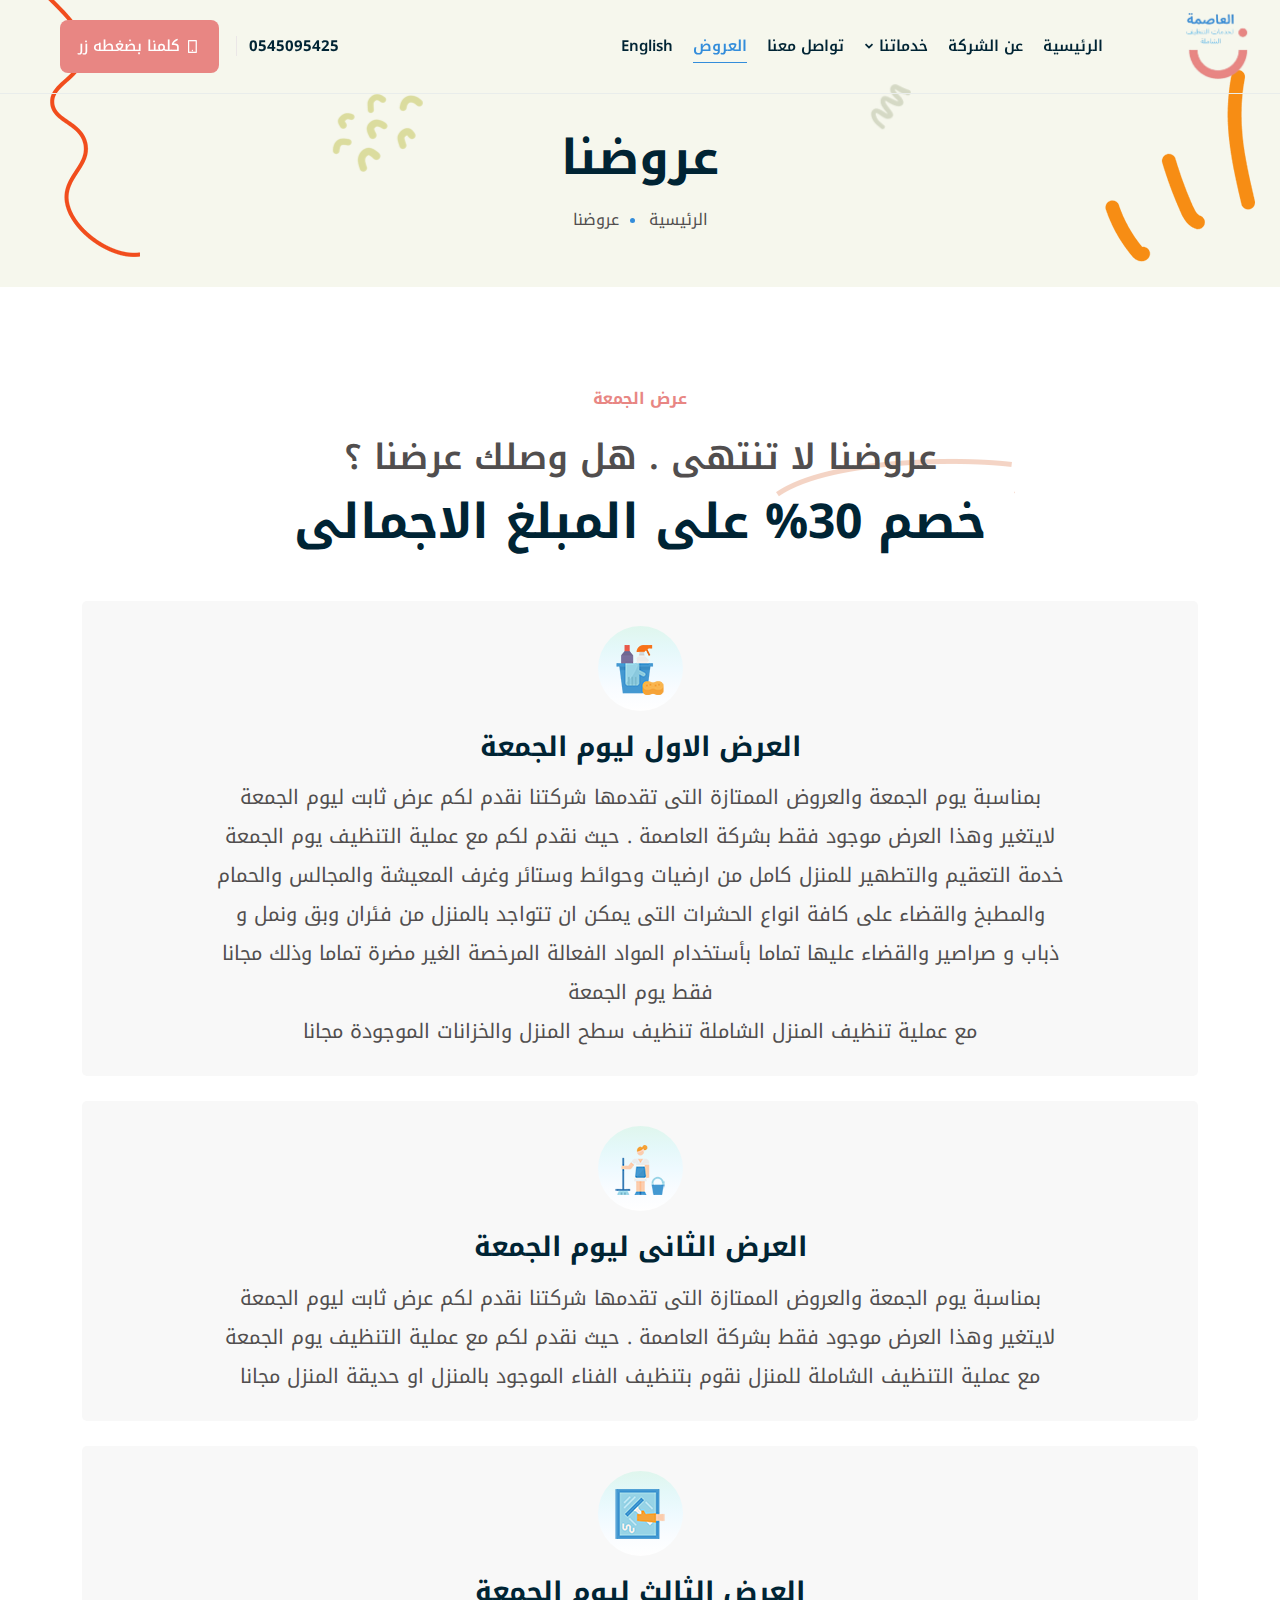
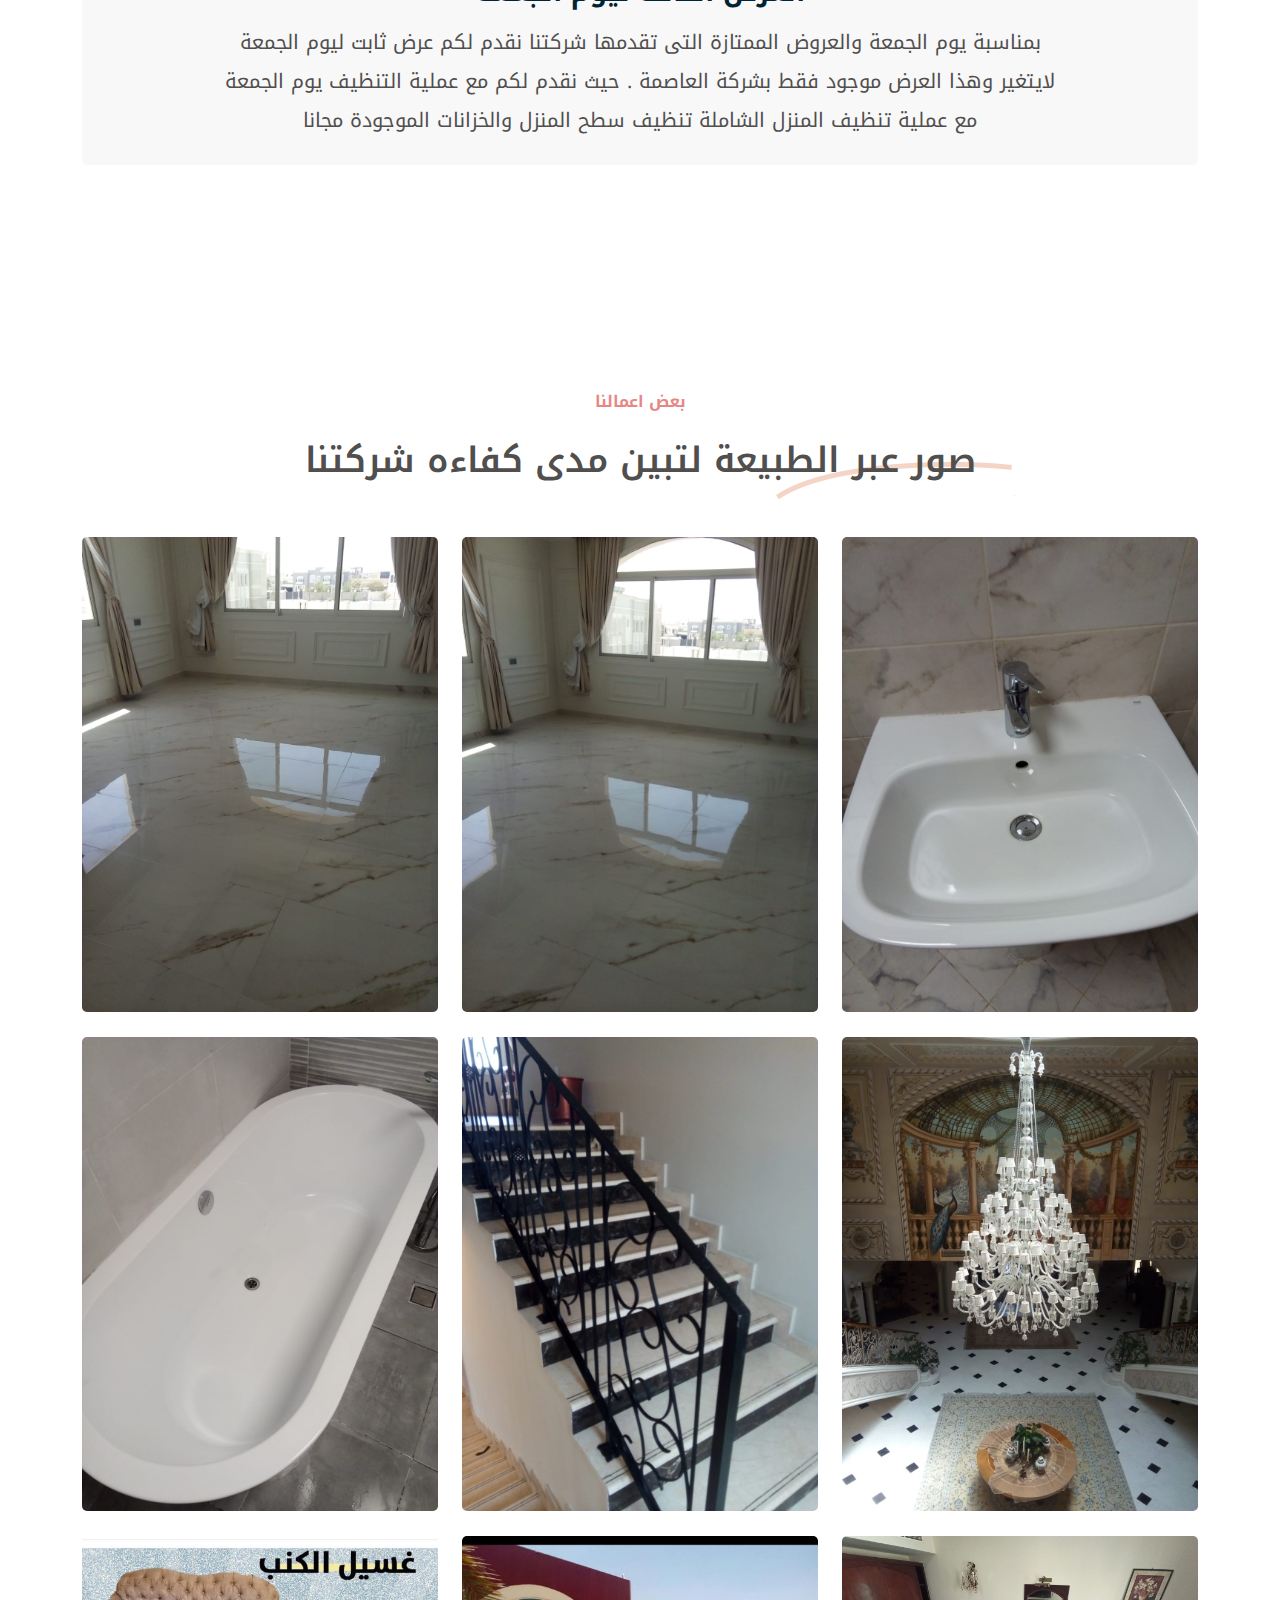
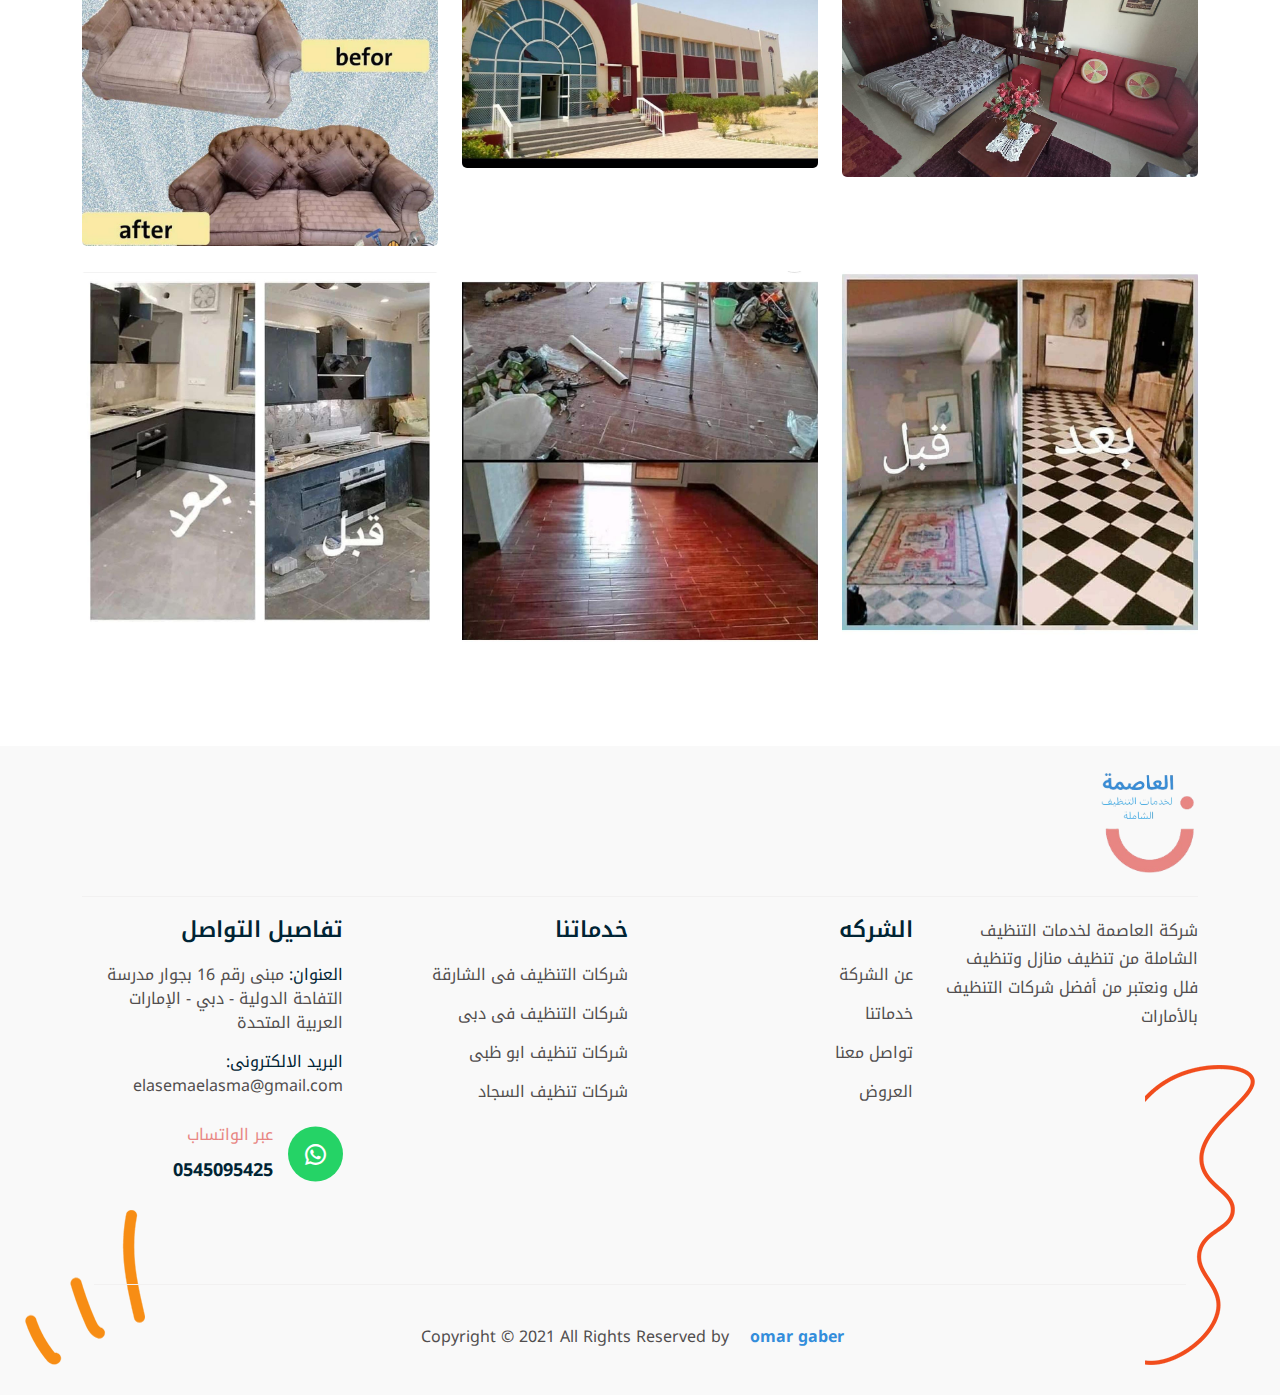
<file: offers.html>
<!doctype html>
<html lang="zxx">

 
<head>

<meta charset="utf-8">
<meta name="viewport" content="width=device-width, initial-scale=1, shrink-to-fit=no">

<link rel="stylesheet" href="assets/css/bootstrap.min.css">
<link rel="stylesheet" href="assets/css/aos.css">
<link rel="stylesheet" href="assets/css/animate.min.css">
<link rel="stylesheet" href="assets/css/meanmenu.css">
<link rel="stylesheet" href="assets/css/remixicon.css">
<link rel="stylesheet" href="assets/css/flaticon.css">
<link rel="stylesheet" href="assets/css/odometer.min.css">
<link rel="stylesheet" href="assets/css/owl.carousel.min.css">
<link rel="stylesheet" href="assets/css/owl.theme.default.min.css">
<link rel="stylesheet" href="assets/css/jquery-ui.min.css">
<link rel="stylesheet" href="assets/css/magnific-popup.min.css">
<link rel="stylesheet" href="assets/css/fancybox.min.css">
<link rel="stylesheet" href="assets/css/selectize.min.css">
<link rel="stylesheet" href="assets/css/style.css">
<link rel="stylesheet" href="assets/css/navbar.css">
<link rel="stylesheet" href="assets/css/footer.css">
<link rel="stylesheet" href="assets/css/responsive.css">
<link href="https://fonts.googleapis.com/css2?family=Noto+Kufi+Arabic&display=swap" rel="stylesheet">
<link rel="stylesheet" href="assets/css/custom.css">
<link rel="stylesheet" href="assets/css/arabic.css">
<title>شركة نظافه - الشارقة -  دبي - الامارات</title>
<link rel="icon" type="image/png" href="assets/images/favicon.png">
<meta name="description" content="
شركات التنظيف ابوظبي - شركات التنظيف - خدمات تنظيف المنازل - خدمات التنظيف - تنظيف فلل - تنظيف شقق ابوظبي - تنظيف بيوت ابوظبي - شركات تنظيف المنازل في ابوظبي - شركات تنظيف المنازل في دبي - شركات تنظيف المنازل ابوظبي - شركات تنظيف المنازل - شركات تنظيف البيوت - شركات التنظيف في دبي شركات التنظيف في ابوظبي - شركات التنظيف دبي -
شركات تنظيف المنازل من الحشرات - شركات تنظيف في أبوظبي - شركة تنظيف شقق ابوظبي - شركة تنظيف فى دبى - شركة تنظيف منازل فى دبى - شركة تنظيف منازل بدبي - شركة تنظيف فلل - شركة تنظيف - شركات تنظيف منازل - شركة تنظيف خزانات - خدمات تنظيف المنازل - شركة غسيل خزانات - شركة تنظيف ومكافحة حشرات -تنظيف وتعقيم خزانات المياه - 
تنظيف المكاتب - تنظيف المنازل - شركة تنظيف فلل الشارقة - شركات تنظيف في الفجيرة - شركات تنظيف فلل - شركات تنظيف المنازل في دبي - شركات تنظيف المنازل في الشارقة - شركات تنظيف المنازل في ابوظبي - شركات تنظيف المنازل
شركة تنظيف المنازل من الحشرات - افضل شركة تنظيف - خدمات تنظيف المنازل - شركة تنظيف فلل في الشارقة - شركه تنظيف فلل الشارقه -شركه تنظيف فلل في الشارقه - شركه تنظيف فى الشارقه - شركة تنظيف كنب وسجاد - شركه تنظيف منازل الشارقه - أفضل شركة تنظيف خدمات تنظيف - شركات التنظيف ابو ظبى - شركات التنظيف دبى - شركات التنظيف فى ابوظبى  شركات التنظيف فى الشارقة - شركات التنظيف فى دبى - شركات تنظيف ابو ظبى - شركات تنظيف السجاد - شركات تنظيف السجاد في ابوظبي - شركات تنظيف الكنب 
">
<meta name="keywords" content="
شركات التنظيف ابوظبي - شركات التنظيف - خدمات تنظيف المنازل - خدمات التنظيف - تنظيف فلل - تنظيف شقق ابوظبي - تنظيف بيوت ابوظبي - شركات تنظيف المنازل في ابوظبي - شركات تنظيف المنازل في دبي - شركات تنظيف المنازل ابوظبي - شركات تنظيف المنازل - شركات تنظيف البيوت - شركات التنظيف في دبي شركات التنظيف في ابوظبي - شركات التنظيف دبي -
شركات تنظيف المنازل من الحشرات - شركات تنظيف في أبوظبي - شركة تنظيف شقق ابوظبي - شركة تنظيف فى دبى - شركة تنظيف منازل فى دبى - شركة تنظيف منازل بدبي - شركة تنظيف فلل - شركة تنظيف - شركات تنظيف منازل - شركة تنظيف خزانات - خدمات تنظيف المنازل - شركة غسيل خزانات - شركة تنظيف ومكافحة حشرات -تنظيف وتعقيم خزانات المياه - 
تنظيف المكاتب - تنظيف المنازل - شركة تنظيف فلل الشارقة - شركات تنظيف في الفجيرة - شركات تنظيف فلل - شركات تنظيف المنازل في دبي - شركات تنظيف المنازل في الشارقة - شركات تنظيف المنازل في ابوظبي - شركات تنظيف المنازل
شركة تنظيف المنازل من الحشرات - افضل شركة تنظيف - خدمات تنظيف المنازل - شركة تنظيف فلل في الشارقة - شركه تنظيف فلل الشارقه -شركه تنظيف فلل في الشارقه - شركه تنظيف فى الشارقه - شركة تنظيف كنب وسجاد - شركه تنظيف منازل الشارقه - أفضل شركة تنظيف خدمات تنظيف - شركات التنظيف ابو ظبى - شركات التنظيف دبى - شركات التنظيف فى ابوظبى  شركات التنظيف فى الشارقة - شركات التنظيف فى دبى - شركات تنظيف ابو ظبى - شركات تنظيف السجاد - شركات تنظيف السجاد في ابوظبي - شركات تنظيف الكنب 
">
<meta name="author" content="
شركات التنظيف ابوظبي - شركات التنظيف - خدمات تنظيف المنازل - خدمات التنظيف - تنظيف فلل - تنظيف شقق ابوظبي - تنظيف بيوت ابوظبي - شركات تنظيف المنازل في ابوظبي - شركات تنظيف المنازل في دبي - شركات تنظيف المنازل ابوظبي - شركات تنظيف المنازل - شركات تنظيف البيوت - شركات التنظيف في دبي شركات التنظيف في ابوظبي - شركات التنظيف دبي -
شركات تنظيف المنازل من الحشرات - شركات تنظيف في أبوظبي - شركة تنظيف شقق ابوظبي - شركة تنظيف فى دبى - شركة تنظيف منازل فى دبى - شركة تنظيف منازل بدبي - شركة تنظيف فلل - شركة تنظيف - شركات تنظيف منازل - شركة تنظيف خزانات - خدمات تنظيف المنازل - شركة غسيل خزانات - شركة تنظيف ومكافحة حشرات -تنظيف وتعقيم خزانات المياه - 
تنظيف المكاتب - تنظيف المنازل - شركة تنظيف فلل الشارقة - شركات تنظيف في الفجيرة - شركات تنظيف فلل - شركات تنظيف المنازل في دبي - شركات تنظيف المنازل في الشارقة - شركات تنظيف المنازل في ابوظبي - شركات تنظيف المنازل
شركة تنظيف المنازل من الحشرات - افضل شركة تنظيف - خدمات تنظيف المنازل - شركة تنظيف فلل في الشارقة - شركه تنظيف فلل الشارقه -شركه تنظيف فلل في الشارقه - شركه تنظيف فى الشارقه - شركة تنظيف كنب وسجاد - شركه تنظيف منازل الشارقه - أفضل شركة تنظيف خدمات تنظيف - شركات التنظيف ابو ظبى - شركات التنظيف دبى - شركات التنظيف فى ابوظبى  شركات التنظيف فى الشارقة - شركات التنظيف فى دبى - شركات تنظيف ابو ظبى - شركات تنظيف السجاد - شركات تنظيف السجاد في ابوظبي - شركات تنظيف الكنب 
">
<meta name="theme-color" content="#338ddb" />
<link rel="icon" type="image/png" href="assets/images/favicon.png">
</head>
<body>

<header class="navbar-area navbar-style-two fixed-top">
<div class="main-responsive-nav">
<div class="container">
<div class="main-responsive-menu">
<div class="logo">
<a href="index.html">
<img src="assets/images/logo.png" alt="logo">
</a>
</div>
<a href="tel:0545095425" target="_blank" class="default-btn"><i class="ri-smartphone-line"></i> كلمنا بضغطه زر</a>
</div>
</div>
</div>
<div class="main-navbar">
<div class="container-fluid">
<nav class="navbar navbar-expand-md navbar-light">
<a class="navbar-brand" href="index.html">
<img src="assets/images/logo.png" alt="logo">
</a>
<div class="collapse navbar-collapse mean-menu" id="navbarSupportedContent">
<ul class="navbar-nav me-auto">
<li class="nav-item">
<a href="index.html" class="nav-link">
الرئيسية
</a>
 </li>
<li class="nav-item">
<a href="about.html" class="nav-link">
عن الشركة
</a>
</li>
<li class="nav-item">
<a href="#" class="nav-link">
خدماتنا
<i class="ri-arrow-down-s-line"></i>
</a>
<ul class="dropdown-menu">
    <li class="nav-item"><h1><a href="services-details.html" class="nav-link">شركات التنظيف</a></li>
        <li class="nav-item"><h1><a href="services-details.html" class="nav-link">شركات التنظيف ابو ظبى</a></h1></li>
        <li class="nav-item"><h1><a href="services-details.html" class="nav-link">شركات التنظيف دبى </a></h1></li>
        <li class="nav-item"><h1><a href="services-details.html" class="nav-link">شركات التنظيف فى ابوظبى</a></h1></li>
        <li class="nav-item"><h1><a href="services-details.html" class="nav-link">شركات التنظيف فى الشارقة</a></h1></li>
        <li class="nav-item"><h1><a href="services-details.html" class="nav-link">شركات التنظيف فى دبى</a></h1></li>
        <li class="nav-item"><h1><a href="services-details.html" class="nav-link">شركات تنظيف ابو ظبى</a></h1></li>
        <li class="nav-item"><h1><a href="services-details.html" class="nav-link">شركات تنظيف السجاد</a></h1></li>
        <li class="nav-item"><h1><a href="services-details.html" class="nav-link">شركات تنظيف السجاد في ابوظبي</a></h1></li>
        <li class="nav-item"><h1><a href="services-details.html" class="nav-link">شركات تنظيف الكنب</a></h1></li>
        <li class="nav-item"><h1><a href="services-details.html" class="nav-link">شركات تنظيف المنازل</a></h1></li>
        <li class="nav-item"><h1><a href="services-details.html" class="nav-link">شركات تنظيف المنازل في ابوظبي</a></h1></li>
        <li class="nav-item"><h1><a href="services-details.html" class="nav-link">شركات تنظيف المنازل في الشارقة</a></h1></li>
        <li class="nav-item"><h1><a href="services-details.html" class="nav-link">شركات تنظيف المنازل في دبي</a></h1></li>
        <li class="nav-item"><h1><a href="services-details.html" class="nav-link">شركات تنظيف فلل</a></h1></li>
        <li class="nav-item"><h1><a href="services-details.html" class="nav-link">شركات تنظيف في الفجيرة</a></h1></li>
        <li class="nav-item"><h1><a href="services-details.html" class="nav-link">شركة تنظيف فلل الشارقة</a></h1></li>
        <li class="nav-item"><h1><a href="services-details.html" class="nav-link">تنظيف المكاتب</a></h1></li>
        <li class="nav-item"><h1><a href="services-details.html" class="nav-link">تنظيف المنازل</a></h1></li>
        <li class="nav-item"><h1><a href="services-details.html" class="nav-link">تنظيف بيوت ابوظبي</a></h1></li>
        <li class="nav-item"><h1><a href="services-details.html" class="nav-link">تنظيف شقق ابوظبي</a></h1></li>
        <li class="nav-item"><h1><a href="services-details.html" class="nav-link">تنظيف فلل</a></h1></li>
        <li class="nav-item"><h1><a href="services-details.html" class="nav-link">خدمات التنظيف</a></h1></li>
        <li class="nav-item"><h1><a href="services-details.html" class="nav-link">خدمات تنظيف المنازل</a></h1></li>
        <li class="nav-item"><h1><a href="services-details.html" class="nav-link">شركات التنظيف</a></h1></li>
        <li class="nav-item"><h1><a href="services-details.html" class="nav-link">شركات التنظيف ابوظبي</a></h1></li>
        <li class="nav-item"><h1><a href="services-details.html" class="nav-link">شركات التنظيف دبي</a></h1></li>
        <li class="nav-item"><h1><a href="services-details.html" class="nav-link">شركات التنظيف في ابوظبي</a></h1></li>
        <li class="nav-item"><h1><a href="services-details.html" class="nav-link">شركات التنظيف في دبي</a></h1></li>
        <li class="nav-item"><h1><a href="services-details.html" class="nav-link">شركات تنظيف البيوت</a></h1></li>
        <li class="nav-item"><h1><a href="services-details.html" class="nav-link">شركات تنظيف المنازل</a></h1></li>
        <li class="nav-item"><h1><a href="services-details.html" class="nav-link">شركات تنظيف المنازل ابوظبي</a></h1></li>
        <li class="nav-item"><h1><a href="services-details.html" class="nav-link">شركات تنظيف المنازل في ابوظبي</a></h1></li>
        <li class="nav-item"><h1><a href="services-details.html" class="nav-link">شركات تنظيف المنازل في دبي</a></h1></li>
        <li class="nav-item"><h1><a href="services-details.html" class="nav-link">شركات تنظيف المنازل من الحشرات</a></h1></li>
        <li class="nav-item"><h1><a href="services-details.html" class="nav-link">شركات تنظيف في أبوظبي</a></h1></li>
        <li class="nav-item"><h1><a href="services-details.html" class="nav-link">شركة تنظيف شقق ابوظبي</a></h1></li>
        <li class="nav-item"><h1><a href="services-details.html" class="nav-link">شركة تنظيف فى دبى</a></h1></li>
        <li class="nav-item"><h1><a href="services-details.html" class="nav-link">شركة تنظيف منازل فى دبى</a></h1></li>
        <li class="nav-item"><h1><a href="services-details.html" class="nav-link">شركة تنظيف منازل بدبي</a></h1></li>
        <li class="nav-item"><h1><a href="services-details.html" class="nav-link">شركة تنظيف فلل</a></h1></li>
        <li class="nav-item"><h1><a href="services-details.html" class="nav-link">شركة تنظيف</a></h1></li>
        <li class="nav-item"><h1><a href="services-details.html" class="nav-link">شركات تنظيف منازل</a></h1></li>
        <li class="nav-item"><h1><a href="services-details.html" class="nav-link">شركة تنظيف خزانات</a></h1></li>
        <li class="nav-item"><h1><a href="services-details.html" class="nav-link">خدمات تنظيف المنازل</a></h1></li>
        <li class="nav-item"><h1><a href="services-details.html" class="nav-link">شركة غسيل خزانات</a></h1></li>
        <li class="nav-item"><h1><a href="services-details.html" class="nav-link">شركة تنظيف ومكافحة حشرات</a></h1></li>
        <li class="nav-item"><h1><a href="services-details.html" class="nav-link">تنظيف وتعقيم خزانات المياه</a></h1></li>
        <li class="nav-item"><h1><a href="services-details.html" class="nav-link">شركة تنظيف المنازل من الحشرات</a></h1></li>
        <li class="nav-item"><h1><a href="services-details.html" class="nav-link">افضل شركة تنظيف</a></h1></li>
        <li class="nav-item"><h1><a href="services-details.html" class="nav-link">خدمات تنظيف المنازل</a></h1></li>
        <li class="nav-item"><h1><a href="services-details.html" class="nav-link">شركة تنظيف فلل في الشارقة</a></h1></li>
        <li class="nav-item"><h1><a href="services-details.html" class="nav-link">شركه تنظيف فلل الشارقه</a></h1></li>
        <li class="nav-item"><h1><a href="services-details.html" class="nav-link">شركه تنظيف فلل في الشارقه</a></h1></li>
        <li class="nav-item"><h1><a href="services-details.html" class="nav-link">شركه تنظيف فى الشارقه</a></h1></li>
        <li class="nav-item"><h1><a href="services-details.html" class="nav-link">شركة تنظيف كنب وسجاد</a></h1></li>
        <li class="nav-item"><h1><a href="services-details.html" class="nav-link">شركه تنظيف منازل الشارقه</a></h1></li>
        <li class="nav-item"><h1><a href="services-details.html" class="nav-link">أفضل شركة تنظيف</a></h1></li>
        <li class="nav-item"><h1><a href="services-details.html" class="nav-link">خدمات تنظيف</a></h1></li>
</ul>
</li>

<li class="nav-item">
<a href="contact.html" class="nav-link">تواصل معنا</a>
</li>
<li class="nav-item">
    <a href="offers.html" class="nav-link active">العروض</a>
    </li> <li class="nav-item">
        <a href="EN/offers.html" class="nav-link">English</a>
        </li>
</ul>
<div class="others-options d-flex align-items-center">
<div class="option-item">
<a href="tel:0545095425" class="phone-number">0545095425</a>
</div>
<div class="option-item">
<a href="tel:0545095425" target="_blank" class="default-btn"><i class="ri-smartphone-line"></i> كلمنا بضغطه زر</a>
</div>
</div>
</div>
</nav>
</div>
</div>
<div class="others-option-for-responsive">
<div class="container">
<div class="dot-menu">
<div class="inner">
<div class="circle circle-one"></div>
<div class="circle circle-two"></div>
<div class="circle circle-three"></div>
</div>
</div>
<div class="container">
<div class="option-inner">
<div class="others-options d-flex align-items-center">
<div class="option-item">
<a href="tel:0545095425" class="phone-number">0545095425</a>
</div>
<div class="option-item">
<a href="contact.html" class="default-btn"><i class="ri-chat-1-line"></i> كلمنا بضغطه زر</a>
</div>
 </div>
</div>
</div>
</div>
</div>
</header>

<div class="page-banner-area">
<div class="container">
<div class="page-banner-content">
<h2>عروضنا</h2>
<ul>
<li>
<a href="index.html">الرئيسية</a>
</li>
<li>عروضنا</li>
</ul>
</div>
</div>
<div class="page-banner-shape-1" data-speed="0.05" data-revert="true">
<img src="assets/images/page-banner/shape-1.png" alt="image">
</div>
<div class="page-banner-shape-2" data-speed="0.07" data-revert="true">
<img src="assets/images/page-banner/shape-2.png" alt="image">
</div>
<div class="page-banner-shape-3" data-speed="0.06" data-revert="true">
<img src="assets/images/page-banner/shape-3.png" alt="image">
</div>
<div class="page-banner-shape-4" data-speed="0.09" data-revert="true">
<img src="assets/images/page-banner/shape-4.png" alt="image">
</div>
</div>


<div class="services-area ptb-100">
<div class="container">
<div class="section-title">
<span>عرض الجمعة</span>
<h2><p>عروضنا لا تنتهى . هل وصلك عرضنا ؟</p> خصم 30% على المبلغ الاجمالى</h2>
</div>
<div class="row justify-content-center">
<div class="col-lg-12">
<div class="single-services-card offerCard  bg-f8f8f8">
<div class="image">
 <img src="assets/images/services/services-8.png" alt="image">
</div>
<h3>
<a>العرض الاول ليوم الجمعة</a>
</h3>
<p>بمناسبة يوم الجمعة والعروض الممتازة التى تقدمها شركتنا  نقدم لكم عرض ثابت ليوم الجمعة لايتغير وهذا العرض موجود فقط بشركة العاصمة . 
    حيث نقدم لكم مع عملية التنظيف يوم الجمعة خدمة التعقيم والتطهير للمنزل كامل من ارضيات وحوائط وستائر وغرف المعيشة والمجالس والحمام والمطبخ والقضاء على كافة انواع الحشرات التى يمكن ان تتواجد بالمنزل من  فئران  وبق  ونمل  و ذباب و صراصير  والقضاء عليها تماما بأستخدام المواد الفعالة المرخصة الغير مضرة تماما   وذلك مجانا فقط يوم الجمعة</p>

<p>مع عملية تنظيف المنزل الشاملة تنظيف سطح المنزل والخزانات الموجودة مجانا</p>
</div>
</div>
<div class="col-lg-12">
    <div class="single-services-card offerCard bg-f8f8f8">
    <div class="image">
     <img src="assets/images/services/services-1.png" alt="image">
    </div>
    <h3>
    <a>العرض الثانى ليوم الجمعة</a>
    </h3>
    <p>بمناسبة يوم الجمعة والعروض الممتازة التى تقدمها شركتنا نقدم لكم عرض ثابت ليوم الجمعة لايتغير وهذا العرض موجود فقط بشركة العاصمة . حيث نقدم لكم مع عملية التنظيف يوم الجمعة</p>

    <p>
        مع عملية التنظيف الشاملة للمنزل نقوم بتنظيف الفناء الموجود بالمنزل او حديقة المنزل مجانا</p>
    
    </div>
    </div>
    <div class="col-lg-12">
        <div class="single-services-card offerCard  bg-f8f8f8">
        <div class="image">
         <img src="assets/images/services/services-3.png" alt="image">
        </div>
        <h3>
        <a>العرض الثالث ليوم الجمعة</a>
        </h3>
      <p>بمناسبة يوم الجمعة والعروض الممتازة التى تقدمها شركتنا نقدم لكم عرض ثابت ليوم الجمعة لايتغير وهذا العرض موجود فقط بشركة العاصمة . حيث نقدم لكم مع عملية التنظيف يوم الجمعة</p>
        <p>مع عملية تنظيف المنزل الشاملة تنظيف سطح المنزل والخزانات الموجودة مجانا</p>
        </div>
        </div>
</div>
</div>
</div>

<div class="gallery-area pt-100 pb-75">
    <div class="container">
        <div class="section-title">
            <span>بعض اعمالنا</span>
            <h2><p>صور عبر الطبيعة لتبين مدى كفاءه شركتنا</p></h2>
            </div>
    <div class="row justify-content-center">
    <div class="col-lg-4 col-md-6">
    <div class="single-gallery-item">
    <a data-fancybox="gallery" href="assets/images/gallery/1.jfif">
    <img src="assets/images/gallery/1.jfif" alt="image">
    </a>
    </div>
    </div>
    <div class="col-lg-4 col-md-6">
    <div class="single-gallery-item">
    <a data-fancybox="gallery" href="assets/images/gallery/2.jfif">
    <img src="assets/images/gallery/2.jfif" alt="image">
    </a>
    </div>
    </div>
    <div class="col-lg-4 col-md-6">
    <div class="single-gallery-item">
    <a data-fancybox="gallery" href="assets/images/gallery/6.jfif">
    <img src="assets/images/gallery/6.jfif" alt="image">
    </a>
    </div>
    </div>

    <div class="col-lg-4 col-md-6">
    <div class="single-gallery-item">
    <a data-fancybox="gallery" href="assets/images/gallery/7.jfif">
    <img src="assets/images/gallery/7.jfif" alt="image">
    </a>
    </div>
    </div>
    <div class="col-lg-4 col-md-6">
    <div class="single-gallery-item">
    <a data-fancybox="gallery" href="assets/images/gallery/8.jfif">
    <img src="assets/images/gallery/8.jfif" alt="image">
    </a>
    </div>
    </div>
    <div class="col-lg-4 col-md-6">
    <div class="single-gallery-item">
    <a data-fancybox="gallery" href="assets/images/gallery/11.jfif">
    <img src="assets/images/gallery/11.jfif" alt="image">
    </a>
    </div>
</div>
<div class="col-lg-4 col-md-6">
    <div class="single-gallery-item">
    <a data-fancybox="gallery" href="assets/images/gallery/4.jfif">
     <img src="assets/images/gallery/4.jfif" alt="image">
    </a>
    </div>
    </div>
    <div class="col-lg-4 col-md-6">
    <div class="single-gallery-item">
    <a data-fancybox="gallery" href="assets/images/gallery/10.jfif">
    <img src="assets/images/gallery/10.jfif" alt="image">
    </a>
    </div>
    </div>
    <div class="col-lg-4 col-md-6">
    <div class="single-gallery-item">
    <a data-fancybox="gallery" href="assets/images/gallery/3.jfif">
    <img src="assets/images/gallery/3.jfif" alt="image">
    </a>
    </div>
    </div>
    <div class="col-lg-4 col-md-6">
        <div class="single-gallery-item">
        <a data-fancybox="gallery" href="assets/images/gallery/5.jfif">
        <img src="assets/images/gallery/5.jfif" alt="image">
        </a>
        </div>
        </div>
   
        <div class="col-lg-4 col-md-6">
        <div class="single-gallery-item">
        <a data-fancybox="gallery" href="assets/images/gallery/9.jfif">
        <img src="assets/images/gallery/9.jfif" alt="image">
        </a>
        </div>
        </div>
        <div class="col-lg-4 col-md-6">
        <div class="single-gallery-item">
        <a data-fancybox="gallery" href="assets/images/gallery/12.jfif">
        <img src="assets/images/gallery/12.jfif" alt="image">
        </a>
        </div>
    </div>
    </div>
    </div>
    </div>


<footer class="footer-area pt-4">
    <div class="container">
    <div class="footer-top-box d-flex justify-content-between align-items-center">
    <div class="footer-widget-logo">
    <a href="index.html"><img src="assets/images/logo.png" alt="image"></a>
    </div>
    
    </div>
    <div class="row justify-content-center">
    <div class="col-lg-3 col-sm-6">
    <div class="single-footer-widget">
    <p>شركة العاصمة
        لخدمات التنظيف الشاملة من تنظيف منازل وتنظيف فلل ونعتبر من أفضل شركات التنظيف بالأمارات 
       </p> 
    

    </div>
    </div>
    <div class="col-lg-3 col-sm-6">
    <div class="single-footer-widget ps-5">
    <h3>الشركه</h3>
    <ul class="quick-links">
    <li><a href="about.html">عن الشركة</a></li>
    <li><a href="services-details.html">خدماتنا</a></li>
    <li><a href="contact.html">تواصل معنا</a></li>
    <li><a href="offers.html">العروض</a></li>
    </ul>
    </div>
    </div>
    <div class="col-lg-3 col-sm-6">
    <div class="single-footer-widget ps-3">
    <h3>خدماتنا</h3>
    <ul class="quick-links">
        <li><a href="services-details.html">شركات التنظيف فى الشارقة</a></li>
        <li><a href="services-details.html">شركات التنظيف فى دبى</a></li>
        <li><a href="services-details.html">شركات تنظيف ابو ظبى</a></li>
        <li><a href="services-details.html">شركات تنظيف السجاد</a></li>
    </ul>
    </div>
    </div>
    <div class="col-lg-3 col-sm-6">
    <div class="single-footer-widget">
    <h3>تفاصيل التواصل</h3>
    <ul class="quick-links">
    <li><a href="https://goo.gl/maps/xq5qkcpwwcuva2Fx5" target="_blank"><span>العنوان:</span> مبنى رقم 16 بجوار مدرسة التفاحة الدولية - دبي - الإمارات العربية المتحدة</a></li>
    <li><span>البريد الالكترونى:</span> elasemaelasma@gmail.com</a></li>
    </ul>
    <div class="footer-information">
        <i class="ri-whatsapp-line"></i>
        <span>عبر الواتساب</span>
        <a href="https://wa.me/0545095425">0545095425 </a>
    </div>
    </div>
    </div>
    </div>
    <div class="copyright-area">
    <div class="container">
    <div class="copyright-area-content">
    <p>
    Copyright © 2021  All Rights Reserved by
    <a href="http://omargaber.site/" target="_blank" class="nav-link">omar gaber</a>
        </li>
        </li>
    </p>
    </div>
    </div>
    </div>
    <div class="footer-shape-1" data-speed="0.08" data-revert="true">
    <img src="assets/images/footer/shape-2.png" alt="image">
    </div>
    <div class="footer-shape-2" data-speed="0.08" data-revert="true">
    <img src="assets/images/footer/shape-3.png" alt="image">
    </div>
    </footer>


<div class="go-top">
<i class="ri-arrow-up-s-line"></i>
</div>


<script src="assets/js/jquery.min.js"></script>
<script src="assets/js/bootstrap.bundle.min.js"></script>
<script src="assets/js/jquery.meanmenu.js"></script>
<script src="assets/js/owl.carousel.min.js"></script>
<script src="assets/js/jquery.appear.js"></script>
<script src="assets/js/odometer.min.js"></script>
<script src="assets/js/jquery.magnific-popup.min.js"></script>
<script src="assets/js/fancybox.min.js"></script>
<script src="assets/js/jquery-ui.js"></script>
<script src="assets/js/selectize.min.js"></script>
<script src="assets/js/TweenMax.min.js"></script>
<script src="assets/js/aos.js"></script>
<script src="assets/js/jquery.ajaxchimp.min.js"></script>
<script src="assets/js/form-validator.min.js"></script>
<script src="assets/js/contact-form-script.js"></script>
<script src="assets/js/wow.min.js"></script>
<script src="assets/js/main.js"></script>
</body>


</html>
</file>
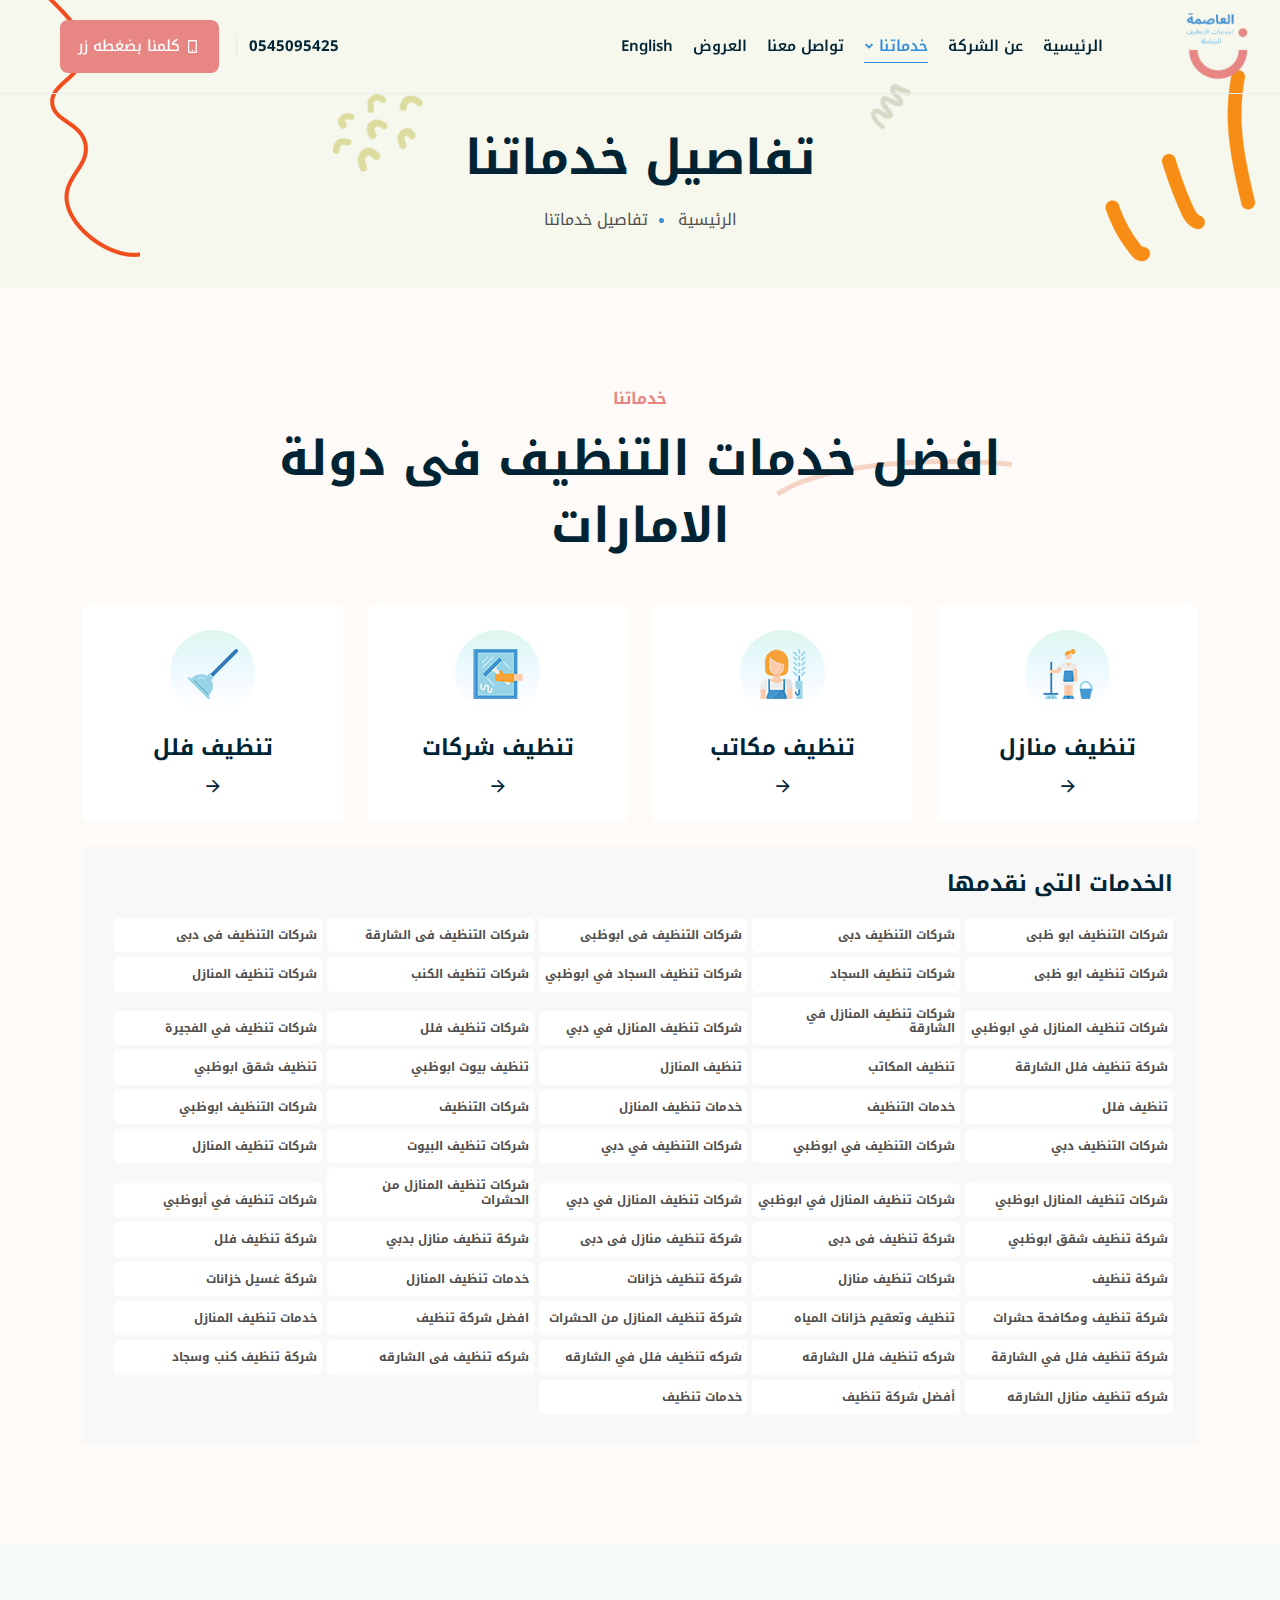
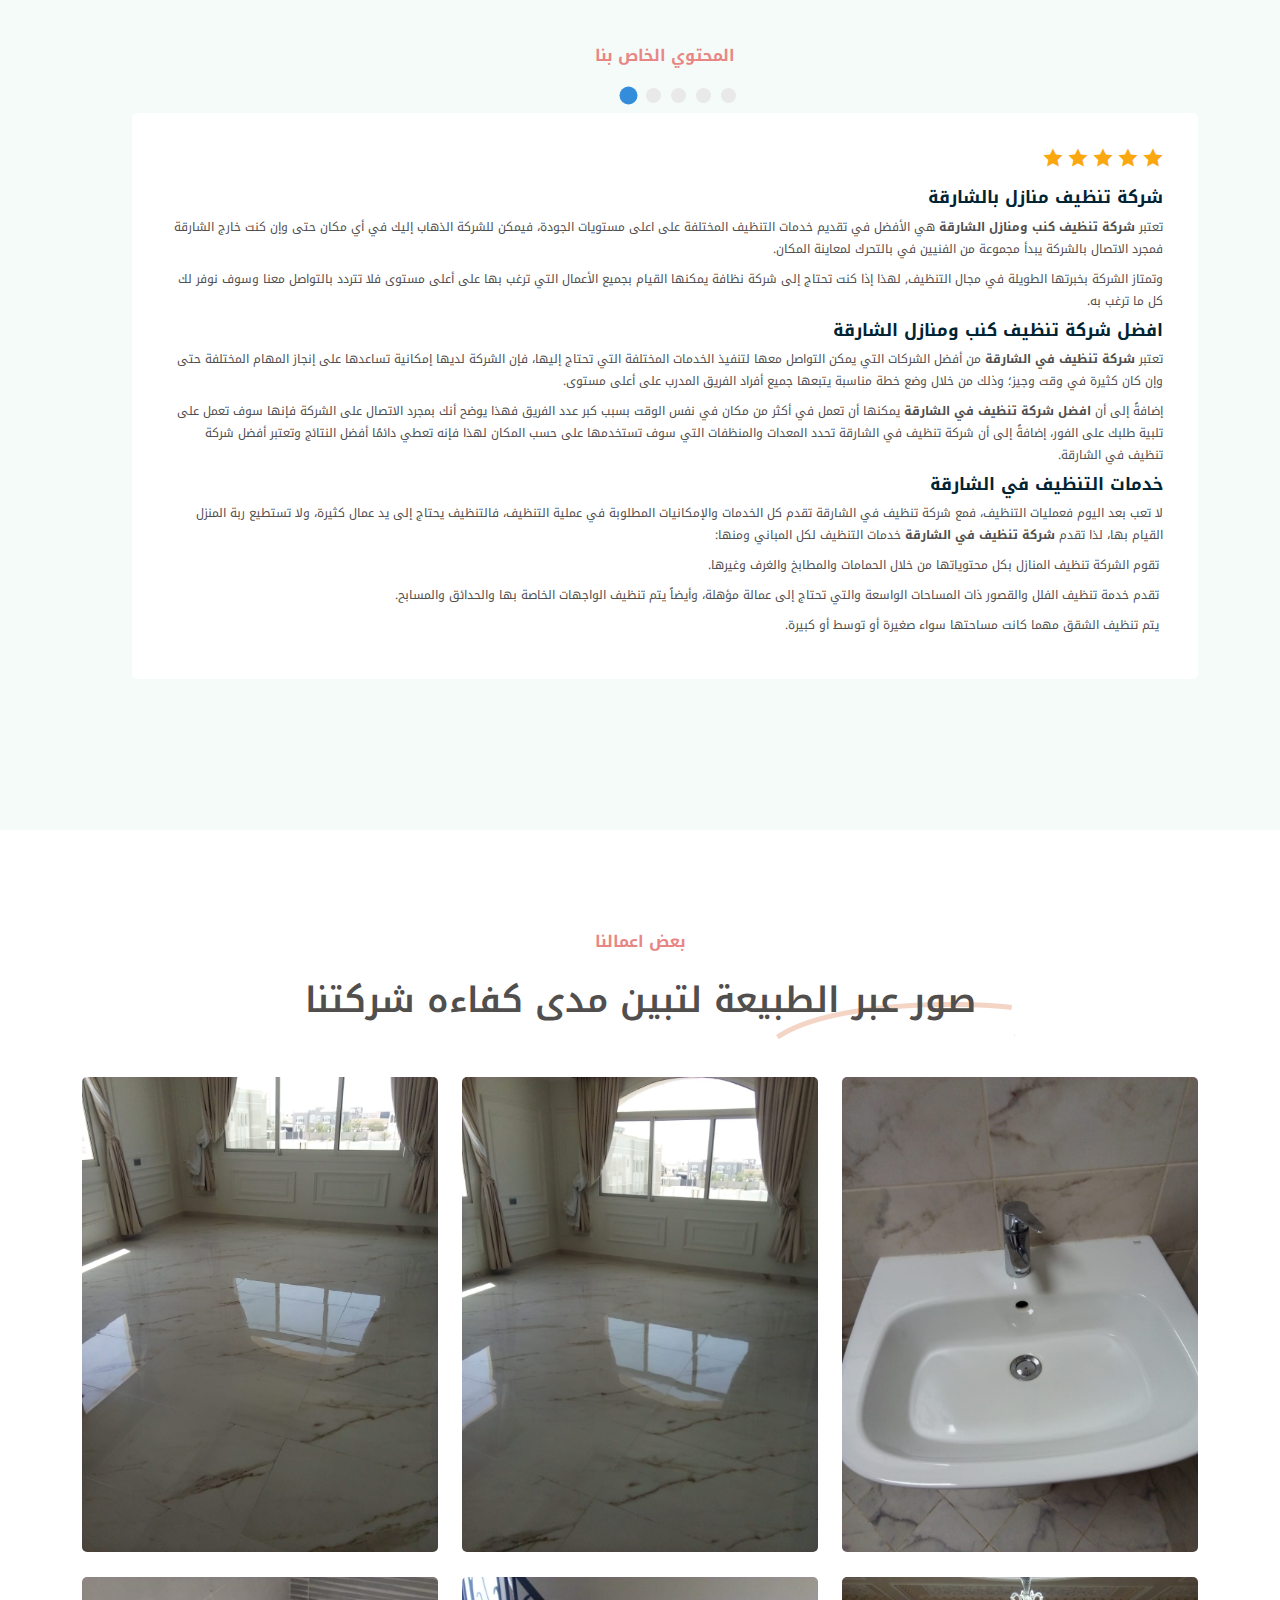
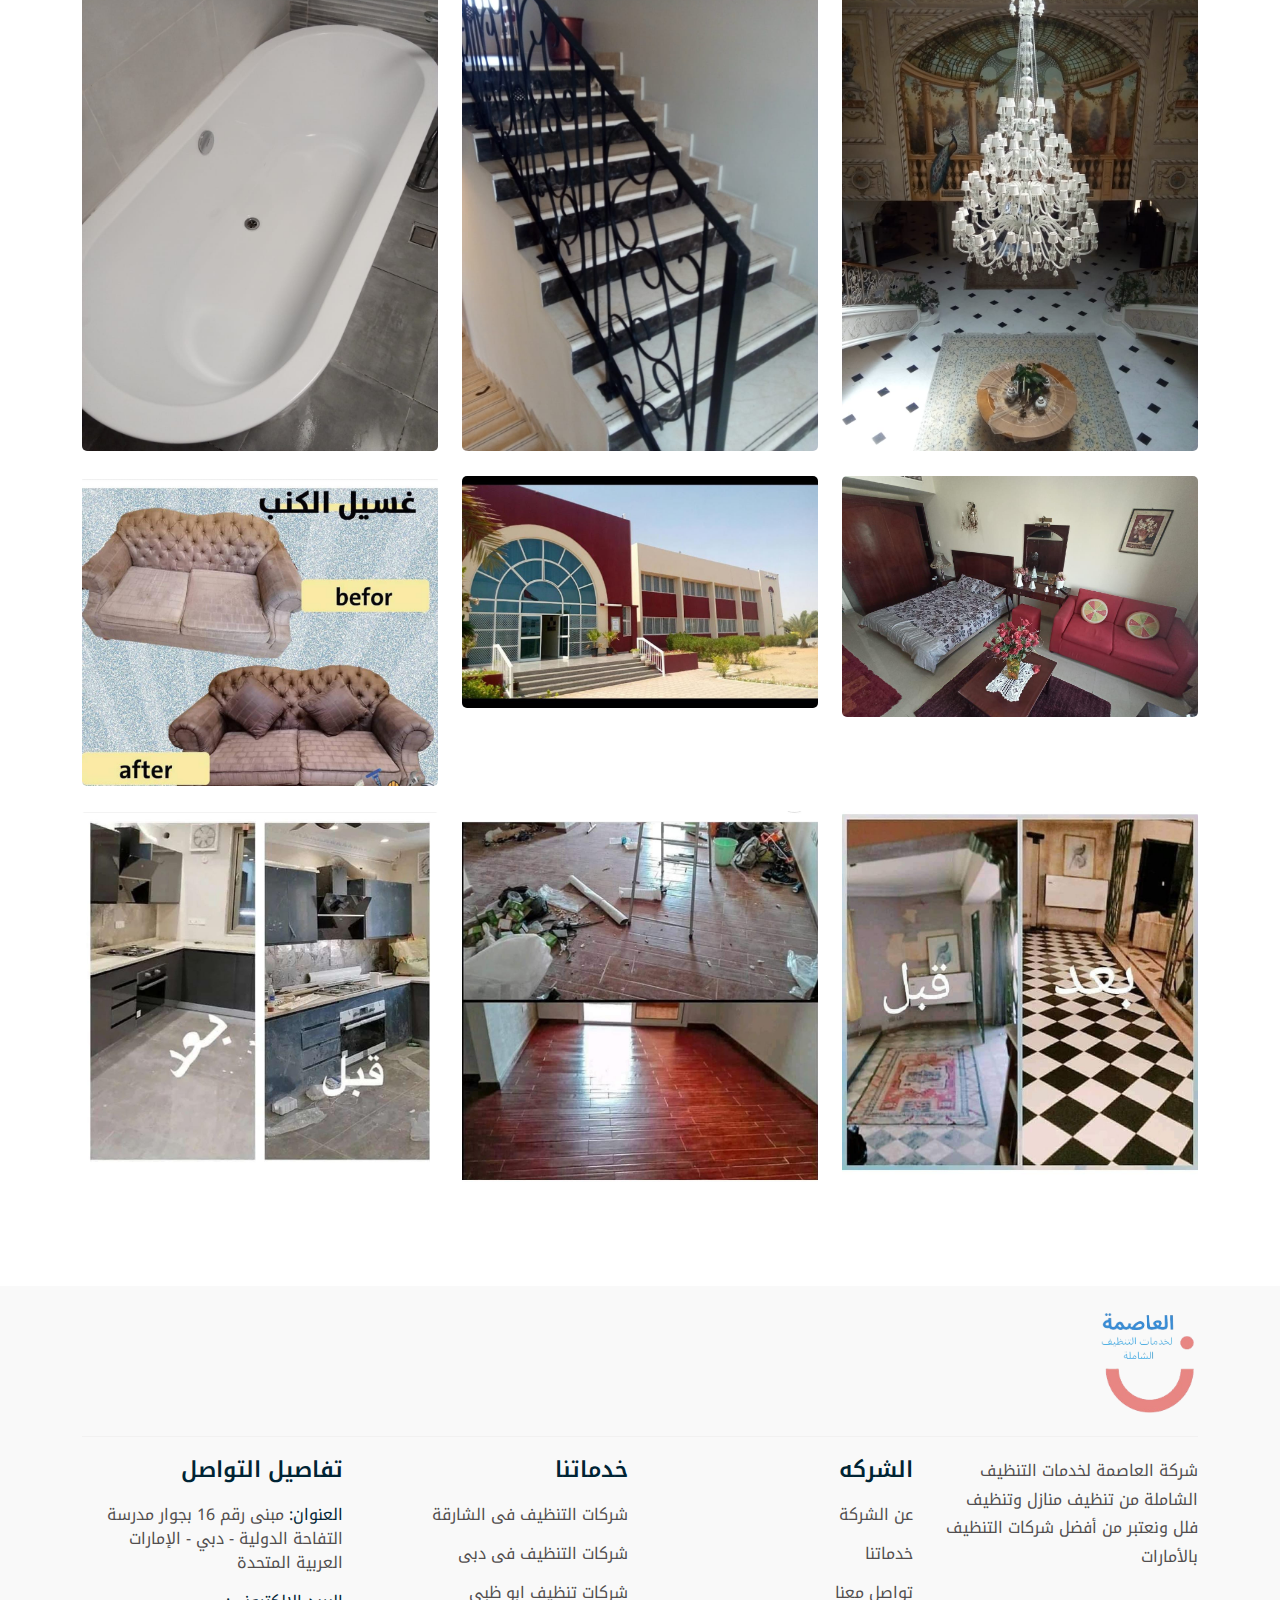
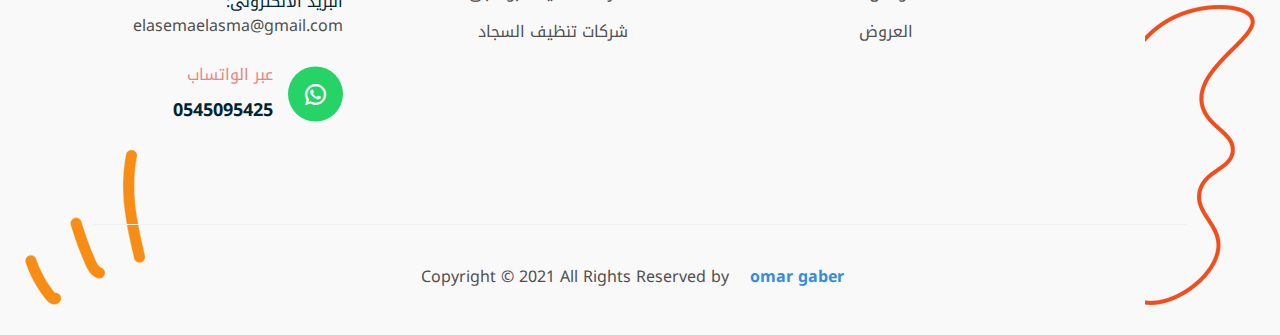
<file: services-details.html>
<!doctype html>
<html lang="zxx">

 
<head>

<meta charset="utf-8">
<meta name="viewport" content="width=device-width, initial-scale=1, shrink-to-fit=no">

<link rel="stylesheet" href="assets/css/bootstrap.min.css">
<link rel="stylesheet" href="assets/css/aos.css">
<link rel="stylesheet" href="assets/css/animate.min.css">
<link rel="stylesheet" href="assets/css/meanmenu.css">
<link rel="stylesheet" href="assets/css/remixicon.css">
<link rel="stylesheet" href="assets/css/flaticon.css">
<link rel="stylesheet" href="assets/css/odometer.min.css">
<link rel="stylesheet" href="assets/css/owl.carousel.min.css">
<link rel="stylesheet" href="assets/css/owl.theme.default.min.css">
<link rel="stylesheet" href="assets/css/jquery-ui.min.css">
<link rel="stylesheet" href="assets/css/magnific-popup.min.css">
<link rel="stylesheet" href="assets/css/fancybox.min.css">
<link rel="stylesheet" href="assets/css/selectize.min.css">
<link rel="stylesheet" href="assets/css/style.css">
<link rel="stylesheet" href="assets/css/navbar.css">
<link rel="stylesheet" href="assets/css/footer.css">
<link rel="stylesheet" href="assets/css/responsive.css">
<link href="https://fonts.googleapis.com/css2?family=Noto+Kufi+Arabic&display=swap" rel="stylesheet">
<link rel="stylesheet" href="assets/css/custom.css">
<link rel="stylesheet" href="assets/css/arabic.css">
<title>شركة نظافه - الشارقة -  دبي - الامارات</title>
<link rel="icon" type="image/png" href="assets/images/favicon.png">
<meta name="description" content="
شركات التنظيف ابوظبي - شركات التنظيف - خدمات تنظيف المنازل - خدمات التنظيف - تنظيف فلل - تنظيف شقق ابوظبي - تنظيف بيوت ابوظبي - شركات تنظيف المنازل في ابوظبي - شركات تنظيف المنازل في دبي - شركات تنظيف المنازل ابوظبي - شركات تنظيف المنازل - شركات تنظيف البيوت - شركات التنظيف في دبي شركات التنظيف في ابوظبي - شركات التنظيف دبي -
شركات تنظيف المنازل من الحشرات - شركات تنظيف في أبوظبي - شركة تنظيف شقق ابوظبي - شركة تنظيف فى دبى - شركة تنظيف منازل فى دبى - شركة تنظيف منازل بدبي - شركة تنظيف فلل - شركة تنظيف - شركات تنظيف منازل - شركة تنظيف خزانات - خدمات تنظيف المنازل - شركة غسيل خزانات - شركة تنظيف ومكافحة حشرات -تنظيف وتعقيم خزانات المياه - 
تنظيف المكاتب - تنظيف المنازل - شركة تنظيف فلل الشارقة - شركات تنظيف في الفجيرة - شركات تنظيف فلل - شركات تنظيف المنازل في دبي - شركات تنظيف المنازل في الشارقة - شركات تنظيف المنازل في ابوظبي - شركات تنظيف المنازل
شركة تنظيف المنازل من الحشرات - افضل شركة تنظيف - خدمات تنظيف المنازل - شركة تنظيف فلل في الشارقة - شركه تنظيف فلل الشارقه -شركه تنظيف فلل في الشارقه - شركه تنظيف فى الشارقه - شركة تنظيف كنب وسجاد - شركه تنظيف منازل الشارقه - أفضل شركة تنظيف خدمات تنظيف - شركات التنظيف ابو ظبى - شركات التنظيف دبى - شركات التنظيف فى ابوظبى  شركات التنظيف فى الشارقة - شركات التنظيف فى دبى - شركات تنظيف ابو ظبى - شركات تنظيف السجاد - شركات تنظيف السجاد في ابوظبي - شركات تنظيف الكنب 
">
<meta name="keywords" content="
شركات التنظيف ابوظبي - شركات التنظيف - خدمات تنظيف المنازل - خدمات التنظيف - تنظيف فلل - تنظيف شقق ابوظبي - تنظيف بيوت ابوظبي - شركات تنظيف المنازل في ابوظبي - شركات تنظيف المنازل في دبي - شركات تنظيف المنازل ابوظبي - شركات تنظيف المنازل - شركات تنظيف البيوت - شركات التنظيف في دبي شركات التنظيف في ابوظبي - شركات التنظيف دبي -
شركات تنظيف المنازل من الحشرات - شركات تنظيف في أبوظبي - شركة تنظيف شقق ابوظبي - شركة تنظيف فى دبى - شركة تنظيف منازل فى دبى - شركة تنظيف منازل بدبي - شركة تنظيف فلل - شركة تنظيف - شركات تنظيف منازل - شركة تنظيف خزانات - خدمات تنظيف المنازل - شركة غسيل خزانات - شركة تنظيف ومكافحة حشرات -تنظيف وتعقيم خزانات المياه - 
تنظيف المكاتب - تنظيف المنازل - شركة تنظيف فلل الشارقة - شركات تنظيف في الفجيرة - شركات تنظيف فلل - شركات تنظيف المنازل في دبي - شركات تنظيف المنازل في الشارقة - شركات تنظيف المنازل في ابوظبي - شركات تنظيف المنازل
شركة تنظيف المنازل من الحشرات - افضل شركة تنظيف - خدمات تنظيف المنازل - شركة تنظيف فلل في الشارقة - شركه تنظيف فلل الشارقه -شركه تنظيف فلل في الشارقه - شركه تنظيف فى الشارقه - شركة تنظيف كنب وسجاد - شركه تنظيف منازل الشارقه - أفضل شركة تنظيف خدمات تنظيف - شركات التنظيف ابو ظبى - شركات التنظيف دبى - شركات التنظيف فى ابوظبى  شركات التنظيف فى الشارقة - شركات التنظيف فى دبى - شركات تنظيف ابو ظبى - شركات تنظيف السجاد - شركات تنظيف السجاد في ابوظبي - شركات تنظيف الكنب 
">
<meta name="author" content="
شركات التنظيف ابوظبي - شركات التنظيف - خدمات تنظيف المنازل - خدمات التنظيف - تنظيف فلل - تنظيف شقق ابوظبي - تنظيف بيوت ابوظبي - شركات تنظيف المنازل في ابوظبي - شركات تنظيف المنازل في دبي - شركات تنظيف المنازل ابوظبي - شركات تنظيف المنازل - شركات تنظيف البيوت - شركات التنظيف في دبي شركات التنظيف في ابوظبي - شركات التنظيف دبي -
شركات تنظيف المنازل من الحشرات - شركات تنظيف في أبوظبي - شركة تنظيف شقق ابوظبي - شركة تنظيف فى دبى - شركة تنظيف منازل فى دبى - شركة تنظيف منازل بدبي - شركة تنظيف فلل - شركة تنظيف - شركات تنظيف منازل - شركة تنظيف خزانات - خدمات تنظيف المنازل - شركة غسيل خزانات - شركة تنظيف ومكافحة حشرات -تنظيف وتعقيم خزانات المياه - 
تنظيف المكاتب - تنظيف المنازل - شركة تنظيف فلل الشارقة - شركات تنظيف في الفجيرة - شركات تنظيف فلل - شركات تنظيف المنازل في دبي - شركات تنظيف المنازل في الشارقة - شركات تنظيف المنازل في ابوظبي - شركات تنظيف المنازل
شركة تنظيف المنازل من الحشرات - افضل شركة تنظيف - خدمات تنظيف المنازل - شركة تنظيف فلل في الشارقة - شركه تنظيف فلل الشارقه -شركه تنظيف فلل في الشارقه - شركه تنظيف فى الشارقه - شركة تنظيف كنب وسجاد - شركه تنظيف منازل الشارقه - أفضل شركة تنظيف خدمات تنظيف - شركات التنظيف ابو ظبى - شركات التنظيف دبى - شركات التنظيف فى ابوظبى  شركات التنظيف فى الشارقة - شركات التنظيف فى دبى - شركات تنظيف ابو ظبى - شركات تنظيف السجاد - شركات تنظيف السجاد في ابوظبي - شركات تنظيف الكنب 
">
<meta name="theme-color" content="#338ddb" />
<link rel="icon" type="image/png" href="assets/images/favicon.png">
</head>
<body>

<header class="navbar-area navbar-style-two fixed-top">
<div class="main-responsive-nav">
<div class="container">
<div class="main-responsive-menu">
<div class="logo">
<a href="index.html">
<img src="assets/images/logo.png" alt="logo">
</a>
</div>
<a href="tel:0545095425" target="_blank" class="default-btn"><i class="ri-smartphone-line"></i> كلمنا بضغطه زر</a>
</div>
</div>
</div>
<div class="main-navbar">
<div class="container-fluid">
<nav class="navbar navbar-expand-md navbar-light">
<a class="navbar-brand" href="index.html">
<img src="assets/images/logo.png" alt="logo">
</a>
<div class="collapse navbar-collapse mean-menu" id="navbarSupportedContent">
<ul class="navbar-nav me-auto">
<li class="nav-item">
<a href="index.html" class="nav-link">
الرئيسية
</a>
 </li>
<li class="nav-item">
<a href="about.html" class="nav-link">
عن الشركة
</a>
</li>
<li class="nav-item">
<a href="#" class="nav-link active">
خدماتنا
<i class="ri-arrow-down-s-line"></i>
</a>
<ul class="dropdown-menu">
    <li class="nav-item"><h1><a href="services-details.html" class="nav-link">شركات التنظيف</a></li>
        <li class="nav-item"><h1><a href="services-details.html" class="nav-link">شركات التنظيف ابو ظبى</a></h1></li>
        <li class="nav-item"><h1><a href="services-details.html" class="nav-link">شركات التنظيف دبى </a></h1></li>
        <li class="nav-item"><h1><a href="services-details.html" class="nav-link">شركات التنظيف فى ابوظبى</a></h1></li>
        <li class="nav-item"><h1><a href="services-details.html" class="nav-link">شركات التنظيف فى الشارقة</a></h1></li>
        <li class="nav-item"><h1><a href="services-details.html" class="nav-link">شركات التنظيف فى دبى</a></h1></li>
        <li class="nav-item"><h1><a href="services-details.html" class="nav-link">شركات تنظيف ابو ظبى</a></h1></li>
        <li class="nav-item"><h1><a href="services-details.html" class="nav-link">شركات تنظيف السجاد</a></h1></li>
        <li class="nav-item"><h1><a href="services-details.html" class="nav-link">شركات تنظيف السجاد في ابوظبي</a></h1></li>
        <li class="nav-item"><h1><a href="services-details.html" class="nav-link">شركات تنظيف الكنب</a></h1></li>
        <li class="nav-item"><h1><a href="services-details.html" class="nav-link">شركات تنظيف المنازل</a></h1></li>
        <li class="nav-item"><h1><a href="services-details.html" class="nav-link">شركات تنظيف المنازل في ابوظبي</a></h1></li>
        <li class="nav-item"><h1><a href="services-details.html" class="nav-link">شركات تنظيف المنازل في الشارقة</a></h1></li>
        <li class="nav-item"><h1><a href="services-details.html" class="nav-link">شركات تنظيف المنازل في دبي</a></h1></li>
        <li class="nav-item"><h1><a href="services-details.html" class="nav-link">شركات تنظيف فلل</a></h1></li>
        <li class="nav-item"><h1><a href="services-details.html" class="nav-link">شركات تنظيف في الفجيرة</a></h1></li>
        <li class="nav-item"><h1><a href="services-details.html" class="nav-link">شركة تنظيف فلل الشارقة</a></h1></li>
        <li class="nav-item"><h1><a href="services-details.html" class="nav-link">تنظيف المكاتب</a></h1></li>
        <li class="nav-item"><h1><a href="services-details.html" class="nav-link">تنظيف المنازل</a></h1></li>
        <li class="nav-item"><h1><a href="services-details.html" class="nav-link">تنظيف بيوت ابوظبي</a></h1></li>
        <li class="nav-item"><h1><a href="services-details.html" class="nav-link">تنظيف شقق ابوظبي</a></h1></li>
        <li class="nav-item"><h1><a href="services-details.html" class="nav-link">تنظيف فلل</a></h1></li>
        <li class="nav-item"><h1><a href="services-details.html" class="nav-link">خدمات التنظيف</a></h1></li>
        <li class="nav-item"><h1><a href="services-details.html" class="nav-link">خدمات تنظيف المنازل</a></h1></li>
        <li class="nav-item"><h1><a href="services-details.html" class="nav-link">شركات التنظيف</a></h1></li>
        <li class="nav-item"><h1><a href="services-details.html" class="nav-link">شركات التنظيف ابوظبي</a></h1></li>
        <li class="nav-item"><h1><a href="services-details.html" class="nav-link">شركات التنظيف دبي</a></h1></li>
        <li class="nav-item"><h1><a href="services-details.html" class="nav-link">شركات التنظيف في ابوظبي</a></h1></li>
        <li class="nav-item"><h1><a href="services-details.html" class="nav-link">شركات التنظيف في دبي</a></h1></li>
        <li class="nav-item"><h1><a href="services-details.html" class="nav-link">شركات تنظيف البيوت</a></h1></li>
        <li class="nav-item"><h1><a href="services-details.html" class="nav-link">شركات تنظيف المنازل</a></h1></li>
        <li class="nav-item"><h1><a href="services-details.html" class="nav-link">شركات تنظيف المنازل ابوظبي</a></h1></li>
        <li class="nav-item"><h1><a href="services-details.html" class="nav-link">شركات تنظيف المنازل في ابوظبي</a></h1></li>
        <li class="nav-item"><h1><a href="services-details.html" class="nav-link">شركات تنظيف المنازل في دبي</a></h1></li>
        <li class="nav-item"><h1><a href="services-details.html" class="nav-link">شركات تنظيف المنازل من الحشرات</a></h1></li>
        <li class="nav-item"><h1><a href="services-details.html" class="nav-link">شركات تنظيف في أبوظبي</a></h1></li>
        <li class="nav-item"><h1><a href="services-details.html" class="nav-link">شركة تنظيف شقق ابوظبي</a></h1></li>
        <li class="nav-item"><h1><a href="services-details.html" class="nav-link">شركة تنظيف فى دبى</a></h1></li>
        <li class="nav-item"><h1><a href="services-details.html" class="nav-link">شركة تنظيف منازل فى دبى</a></h1></li>
        <li class="nav-item"><h1><a href="services-details.html" class="nav-link">شركة تنظيف منازل بدبي</a></h1></li>
        <li class="nav-item"><h1><a href="services-details.html" class="nav-link">شركة تنظيف فلل</a></h1></li>
        <li class="nav-item"><h1><a href="services-details.html" class="nav-link">شركة تنظيف</a></h1></li>
        <li class="nav-item"><h1><a href="services-details.html" class="nav-link">شركات تنظيف منازل</a></h1></li>
        <li class="nav-item"><h1><a href="services-details.html" class="nav-link">شركة تنظيف خزانات</a></h1></li>
        <li class="nav-item"><h1><a href="services-details.html" class="nav-link">خدمات تنظيف المنازل</a></h1></li>
        <li class="nav-item"><h1><a href="services-details.html" class="nav-link">شركة غسيل خزانات</a></h1></li>
        <li class="nav-item"><h1><a href="services-details.html" class="nav-link">شركة تنظيف ومكافحة حشرات</a></h1></li>
        <li class="nav-item"><h1><a href="services-details.html" class="nav-link">تنظيف وتعقيم خزانات المياه</a></h1></li>
        <li class="nav-item"><h1><a href="services-details.html" class="nav-link">شركة تنظيف المنازل من الحشرات</a></h1></li>
        <li class="nav-item"><h1><a href="services-details.html" class="nav-link">افضل شركة تنظيف</a></h1></li>
        <li class="nav-item"><h1><a href="services-details.html" class="nav-link">خدمات تنظيف المنازل</a></h1></li>
        <li class="nav-item"><h1><a href="services-details.html" class="nav-link">شركة تنظيف فلل في الشارقة</a></h1></li>
        <li class="nav-item"><h1><a href="services-details.html" class="nav-link">شركه تنظيف فلل الشارقه</a></h1></li>
        <li class="nav-item"><h1><a href="services-details.html" class="nav-link">شركه تنظيف فلل في الشارقه</a></h1></li>
        <li class="nav-item"><h1><a href="services-details.html" class="nav-link">شركه تنظيف فى الشارقه</a></h1></li>
        <li class="nav-item"><h1><a href="services-details.html" class="nav-link">شركة تنظيف كنب وسجاد</a></h1></li>
        <li class="nav-item"><h1><a href="services-details.html" class="nav-link">شركه تنظيف منازل الشارقه</a></h1></li>
        <li class="nav-item"><h1><a href="services-details.html" class="nav-link">أفضل شركة تنظيف</a></h1></li>
        <li class="nav-item"><h1><a href="services-details.html" class="nav-link">خدمات تنظيف</a></h1></li>
</ul>
</li>

<li class="nav-item">
<a href="contact.html" class="nav-link">تواصل معنا</a>
</li>
<li class="nav-item">
    <a href="offers.html" class="nav-link">العروض</a>
    </li> <li class="nav-item">
        <a href="EN/services-details.html" class="nav-link">English</a>
        </li>
</ul>
<div class="others-options d-flex align-items-center">
<div class="option-item">
<a href="tel:0545095425" class="phone-number">0545095425</a>
</div>
<div class="option-item">
<a href="tel:0545095425" target="_blank" class="default-btn"><i class="ri-smartphone-line"></i> كلمنا بضغطه زر</a>
</div>
</div>
</div>
</nav>
</div>
</div>
<div class="others-option-for-responsive">
<div class="container">
<div class="dot-menu">
<div class="inner">
<div class="circle circle-one"></div>
<div class="circle circle-two"></div>
<div class="circle circle-three"></div>
</div>
</div>
<div class="container">
<div class="option-inner">
<div class="others-options d-flex align-items-center">
<div class="option-item">
<a href="tel:0545095425" class="phone-number">0545095425</a>
</div>
<div class="option-item">
<a href="contact.html" class="default-btn"><i class="ri-chat-1-line"></i> كلمنا بضغطه زر</a>
</div>
 </div>
</div>
</div>
</div>
</div>
</header>

<div class="page-banner-area">
<div class="container">
<div class="page-banner-content">
<h2>تفاصيل خدماتنا</h2>
<ul>
<li>
<a href="index.html">الرئيسية</a>
</li>
<li>تفاصيل خدماتنا</li>
</ul>
</div>
</div>
<div class="page-banner-shape-1" data-speed="0.05" data-revert="true">
<img src="assets/images/page-banner/shape-1.png" alt="image">
</div>
<div class="page-banner-shape-2" data-speed="0.07" data-revert="true">
<img src="assets/images/page-banner/shape-2.png" alt="image">
</div>
<div class="page-banner-shape-3" data-speed="0.06" data-revert="true">
<img src="assets/images/page-banner/shape-3.png" alt="image">
</div>
<div class="page-banner-shape-4" data-speed="0.09" data-revert="true">
<img src="assets/images/page-banner/shape-4.png" alt="image">
</div>
</div>


<div class="services-area bg-fefbf3 ptb-100">
    <div class="container">
    <div class="section-title">
    <span>خدماتنا</span>
    <h2>افضل خدمات التنظيف فى دولة الامارات</h2>
    </div>
    <div class="row justify-content-center">
    <div class="col-lg-3 col-sm-6">
    <div class="single-services-card">
    <div class="image">
    <img src="assets/images/services/services-1.png" alt="image">
    </div>
    <h3>
    <a href="services-details.html">تنظيف منازل</a>
    </h3>
    <a href="services-details.html" class="services-btn"><i class="ri-arrow-right-line"></i></a>
    </div>
    </div>
    <div class="col-lg-3 col-sm-6">
    <div class="single-services-card">
    <div class="image">
    <img src="assets/images/services/services-2.png" alt="image">
    </div>
    <h3>
    <a href="services-details.html">تنظيف مكاتب</a>
    </h3>
    <a href="services-details.html" class="services-btn"><i class="ri-arrow-right-line"></i></a>
    </div>
    </div>
    <div class="col-lg-3 col-sm-6">
    <div class="single-services-card">
    <div class="image">
    <img src="assets/images/services/services-3.png" alt="image">
    </div>
    <h3>
    <a href="services-details.html">تنظيف شركات</a>
    </h3>
    <a href="services-details.html" class="services-btn"><i class="ri-arrow-right-line"></i></a>
    </div>
    </div>
    <div class="col-lg-3 col-sm-6">
    <div class="single-services-card">
    <div class="image">
    <img src="assets/images/services/services-4.png" alt="image">
    </div>
    <h3>
    <a href="services-details.html">تنظيف فلل</a>
    </h3>
    <a href="services-details.html" class="services-btn"><i class="ri-arrow-right-line"></i></a>
    </div>
    </div>
    <div class="col-md-12 col-sm-12">
        <div class="widget-area p-0">
            <div class="widget widget_service_categories">
                <h3 class="widget-title">الخدمات التى نقدمها</h3>
                <ul class="categories-list">
                    <li><h1><a href="services-details.html">شركات التنظيف ابو ظبى</a></h1></li>
                    <li><h1><a href="services-details.html">شركات التنظيف دبى </a></h1></li>
                    <li><h1><a href="services-details.html">شركات التنظيف فى ابوظبى</a></h1></li>
                    <li><h1><a href="services-details.html">شركات التنظيف فى الشارقة</a></h1></li>
                    <li><h1><a href="services-details.html">شركات التنظيف فى دبى</a></h1></li>
                    <li><h1><a href="services-details.html">شركات تنظيف ابو ظبى</a></h1></li>
                    <li><h1><a href="services-details.html">شركات تنظيف السجاد</a></h1></li>
                    <li><h1><a href="services-details.html">شركات تنظيف السجاد في ابوظبي</a></h1></li>
                    <li><h1><a href="services-details.html">شركات تنظيف الكنب</a></h1></li>
                    <li><h1><a href="services-details.html">شركات تنظيف المنازل</a></h1></li>
                    <li><h1><a href="services-details.html">شركات تنظيف المنازل في ابوظبي</a></h1></li>
                    <li><h1><a href="services-details.html">شركات تنظيف المنازل في الشارقة</a></h1></li>
                    <li><h1><a href="services-details.html">شركات تنظيف المنازل في دبي</a></h1></li>
                    <li><h1><a href="services-details.html">شركات تنظيف فلل</a></h1></li>
                    <li><h1><a href="services-details.html">شركات تنظيف في الفجيرة</a></h1></li>
                    <li><h1><a href="services-details.html">شركة تنظيف فلل الشارقة</a></h1></li>
                    <li><h1><a href="services-details.html">تنظيف المكاتب</a></h1></li>
                    <li><h1><a href="services-details.html">تنظيف المنازل</a></h1></li>
                    <li><h1><a href="services-details.html">تنظيف بيوت ابوظبي</a></h1></li>
                    <li><h1><a href="services-details.html">تنظيف شقق ابوظبي</a></h1></li>
                    <li><h1><a href="services-details.html">تنظيف فلل</a></h1></li>
                    <li><h1><a href="services-details.html">خدمات التنظيف</a></h1></li>
                    <li><h1><a href="services-details.html">خدمات تنظيف المنازل</a></h1></li>
                    <li><h1><a href="services-details.html">شركات التنظيف</a></h1></li>
                    <li><h1><a href="services-details.html">شركات التنظيف ابوظبي</a></h1></li>
                    <li><h1><a href="services-details.html">شركات التنظيف دبي</a></h1></li>
                    <li><h1><a href="services-details.html">شركات التنظيف في ابوظبي</a></h1></li>
                    <li><h1><a href="services-details.html">شركات التنظيف في دبي</a></h1></li>
                    <li><h1><a href="services-details.html">شركات تنظيف البيوت</a></h1></li>
                    <li><h1><a href="services-details.html">شركات تنظيف المنازل</a></h1></li>
                    <li><h1><a href="services-details.html">شركات تنظيف المنازل ابوظبي</a></h1></li>
                    <li><h1><a href="services-details.html">شركات تنظيف المنازل في ابوظبي</a></h1></li>
                    <li><h1><a href="services-details.html">شركات تنظيف المنازل في دبي</a></h1></li>
                    <li><h1><a href="services-details.html">شركات تنظيف المنازل من الحشرات</a></h1></li>
                    <li><h1><a href="services-details.html">شركات تنظيف في أبوظبي</a></h1></li>
                    <li><h1><a href="services-details.html">شركة تنظيف شقق ابوظبي</a></h1></li>
                    <li><h1><a href="services-details.html">شركة تنظيف فى دبى</a></h1></li>
                    <li><h1><a href="services-details.html">شركة تنظيف منازل فى دبى</a></h1></li>
                    <li><h1><a href="services-details.html">شركة تنظيف منازل بدبي</a></h1></li>
                    <li><h1><a href="services-details.html">شركة تنظيف فلل</a></h1></li>
                    <li><h1><a href="services-details.html">شركة تنظيف</a></h1></li>
                    <li><h1><a href="services-details.html">شركات تنظيف منازل</a></h1></li>
                    <li><h1><a href="services-details.html">شركة تنظيف خزانات</a></h1></li>
                    <li><h1><a href="services-details.html">خدمات تنظيف المنازل</a></h1></li>
                    <li><h1><a href="services-details.html">شركة غسيل خزانات</a></h1></li>
                    <li><h1><a href="services-details.html">شركة تنظيف ومكافحة حشرات</a></h1></li>
                    <li><h1><a href="services-details.html">تنظيف وتعقيم خزانات المياه</a></h1></li>
                    <li><h1><a href="services-details.html">شركة تنظيف المنازل من الحشرات</a></h1></li>
                    <li><h1><a href="services-details.html">افضل شركة تنظيف</a></h1></li>
                    <li><h1><a href="services-details.html">خدمات تنظيف المنازل</a></h1></li>
                    <li><h1><a href="services-details.html">شركة تنظيف فلل في الشارقة</a></h1></li>
                    <li><h1><a href="services-details.html">شركه تنظيف فلل الشارقه</a></h1></li>
                    <li><h1><a href="services-details.html">شركه تنظيف فلل في الشارقه</a></h1></li>
                    <li><h1><a href="services-details.html">شركه تنظيف فى الشارقه</a></h1></li>
                    <li><h1><a href="services-details.html">شركة تنظيف كنب وسجاد</a></h1></li>
                    <li><h1><a href="services-details.html">شركه تنظيف منازل الشارقه</a></h1></li>
                    <li><h1><a href="services-details.html">أفضل شركة تنظيف</a></h1></li>
                    <li><h1><a href="services-details.html">خدمات تنظيف</a></h1></li>
                </ul>
                </div>
        </div>
            </div>
    </div>
    </div>
    </div>
    
    <div class="testimonials-area bg-f4fbf9 ptb-100">
        <div class="container">
        <div class="row align-items-center">
        <div class="col-md-12">
        <div class="testimonials-box-content" data-speed="0.02" data-revert="true">
            <div class="content text-center">
                <span>المحتوي الخاص بنا</span>
            </div>
        <div class="testimonials-slides-two testimonials-slides-two1 owl-carousel owl-theme">
        <div class="single-testimonials-card">
        <div class="rating">
        <i class="ri-star-fill"></i>
        <i class="ri-star-fill"></i>
        <i class="ri-star-fill"></i>
        <i class="ri-star-fill"></i>
        <i class="ri-star-fill"></i>
        </div>
            <div class="info">
                <h3>شركة تنظيف منازل بالشارقة</h3>
                </div>
            <p>تعتبر <strong>شركة تنظيف كنب ومنازل الشارقة</strong> هي الأفضل في تقديم خدمات التنظيف المختلفة على اعلى مستويات الجودة، فيمكن للشركة الذهاب إليك في أي مكان حتى وإن كنت خارج الشارقة فمجرد الاتصال بالشركة يبدأ مجموعة من الفنيين في بالتحرك لمعاينة المكان.</p>
            <p>وتمتاز الشركة بخبرتها الطويلة في مجال التنظيف, لهذا إذا كنت تحتاج إلى شركة نظافة يمكنها القيام بجميع الأعمال التي ترغب بها على أعلى مستوى فلا تتردد بالتواصل معنا وسوف نوفر لك كل ما ترغب به.</p>
            <div class="info">
                <h3>افضل شركة تنظيف كنب ومنازل الشارقة</h3>
                </div>
    <p>تعتبر <strong>شركة تنظيف في الشارقة</strong> من أفضل الشركات التي يمكن التواصل معها لتنفيذ الخدمات المختلفة التي تحتاج إليها، فإن الشركة لديها إمكانية تساعدها على إنجاز المهام المختلفة حتى وإن كان كثيرة في وقت وجيز؛ وذلك من خلال وضع خطة مناسبة يتبعها جميع أفراد الفريق المدرب على أعلى مستوى.</p>
    <p>إضافةً إلى أن <strong>افضل</strong> <strong>شركة تنظيف في الشارقة</strong> يمكنها أن تعمل في أكثر من مكان في نفس الوقت بسبب كبر عدد الفريق فهذا يوضح أنك بمجرد الاتصال على الشركة فإنها سوف تعمل على تلبية طلبك على الفور، إضافةً إلى أن شركة تنظيف في الشارقة تحدد المعدات والمنظفات التي سوف تستخدمها على حسب المكان لهذا فإنه تعطي دائمًا أفضل النتائج وتعتبر أفضل شركة تنظيف في الشارقة.</p>
    
    
    <div class="info">
        <h3>خدمات التنظيف في الشارقة</h3>
        </div>
    <p>لا تعب بعد اليوم فعمليات التنظيف، فمع شركة تنظيف في الشارقة تقدم كل الخدمات والإمكانيات المطلوبة في عملية التنظيف، فالتنظيف يحتاج إلى يد عمال كثيرة، ولا تستطيع ربة المنزل القيام بها، لذا تقدم <strong>شركة تنظيف في الشارقة</strong> خدمات التنظيف لكل المباني ومنها:</p>
    <p>&nbsp;تقوم الشركة تنظيف المنازل بكل محتوياتها من خلال الحمامات والمطابخ والغرف وغيرها.</p>
    <p>&nbsp;تقدم خدمة تنظيف الفلل والقصور ذات المساحات الواسعة والتي تحتاج إلى عمالة مؤهلة، وأيضاً يتم تنظيف الواجهات الخاصة بها والحدائق والمسابح.</p>
    <p>&nbsp;يتم تنظيف الشقق مهما كانت مساحتها سواء صغيرة أو توسط أو كبيرة.</p>
        </div>
        <div class="single-testimonials-card">
        <div class="rating">
        <i class="ri-star-fill"></i>
        <i class="ri-star-fill"></i>
        <i class="ri-star-fill"></i>
        <i class="ri-star-fill"></i>
        <i class="ri-star-fill"></i>
        </div>
        <div class="info">
            <h3>شركة تنظيف شقق الشارقة</h3>
            </div>
        <p>من المؤكد أن تنظيف الشقق يجعل العملاء يشعرون بالراحة والبهجة؛ لهذا فإن ربة المنزل تفكر دائمًا في أن تحافظ على نظافة الشقة ولكن حتى تتمكن من الوصول إلى هذا الهدف فإنها تحتاج إلى المساعدة من شركة متخصصة في مجال التنظيف، ومن أفضل الشركات التي لديها إمكانية عالية في التنظيف هي <strong>شركة تنظيف في الشارقة</strong> فتقدم الشركة العديد من الخدمات المختلفة منها ما يلي :-</p>
        <p>تقوم الشركة بتنظيف الأرضيات وجليها والتخلص من أي بقع توجد بها.</p>
        <p>يقوم فريق العمل بتنظيف الكنب والسجاد وجميع الفرش الموجود في الشقة.</p>
        <p>يهتم كثيرًا بتنظيف المطبخ والحمام وتعقيمه للتخلص من البقع الصعبةالموجودة به.</p>
        <p>تهتم <strong>شركة تنظيف شقق الشارقة</strong> بمسح كافة الأبواب الخارجية والنوافذ الخارجية من الشقة.</p>
        <p>كما يتم تنظيف الأجهزة الكهربائية جميعها.</p>    
        <div class="info">
            <h3>شركة تنظيف فلل في الشارقة</h3>
            </div>
        <p>تقدم <strong>شركة تنظيف فلل في الشارقة</strong> بتنظيف الفلل من خلال طاقم متميز ومؤهل من العمالة المدربة والمؤهلة تماماً على تنظيف المباني، وتقدم الشركة خدماتها للشركات والفنادق والمساجد والمنشآت العامة والخاصة، وتتضمن خدمة تنظيف الفلل في الشارقة كالتالي :-</p>
        <p>يتم مسح وتنظيف السلالم الموجودة بالمباني العامة والخاصة، بجانب تنظيف ومسح المداخل الخاصة.</p>
        <p>كما يقوم فريق العمل بتنظيف الحوائط والأرضيات.</p>
        <p>يتم تنظيف وتلميع الأبواب والشبابيك من خلال أقوى أنواع الملمعات التي توجد بها طبقة شمعية، كما يتم تلميع المكاتب الخشبية وتنظيف وترتيب وتنظيم المكان بالكامل.</p>
        <p>كما تهتم <strong>شركة تنظيف في الشارقة</strong> بتنظيف الحمامات الخاصة بالمباني من خلال المطهرات والمنظفات التي تقضي بشكل نهائي على البكتريا والجراثيم.</p>
        <p>كما يتم غسل السيراميك والحوائط.</p>
        </div>
        <div class="single-testimonials-card">
        <div class="rating">
        <i class="ri-star-fill"></i>
        <i class="ri-star-fill"></i>
        <i class="ri-star-fill"></i>
        <i class="ri-star-fill"></i>
        <i class="ri-star-fill"></i>
        </div>  
          <div class="info">
        <h3>شركة تنظيف واجهات في الشارقة</h3>
        </div>
        <p>تنظيف واجهات المنازل من أكثر الأمور التي يجد العميل فيها صعوبة للقيام بها، ولكن من خلال شركة تنظيف واجهات منازل في الشارقة توفر لكم خدمة تنظيف واجهات منازل بأحسن جودة عالية، كما تقوم بتنظيف كل أنواع واجهات المنازل سواء كانت واجهات حجر أو وجهات زجاج أو واجهات رخام وهو واجهات لها طريقة خاصة به لتنظيفها، فتنظيف الواجهات الزجاج في <strong>شركة تنظيف في الشارقة </strong>يتم من خلال :-</p>
        <p>تتم مهمة تنظيف واجهات مباني على يد أفضل العمالة المتميزة والتي لديها الخبرة الكافية في أعمال تنظيف الزجاج.</p>
        <p>يتم تنظيف الزجاج من خلال المنظفات القوية والحديثة، التي تمنح للزجاج لمعة قوية.</p>
        <p>تعتمد الشركة على أدوات تلميع مميزة التي تظهر جمال الزجاج.</p>
        <p>كما تقوم <strong>شركة تنظيف واجهات في الشارقة</strong> بإتباع أبرز الأساليب المطورة التي تساعد على القيام بأعمال تنظيف الواجهات الزجاجية.</p>
        
        <div class="info">
            <h3>بالنسبة لتنظيف واجهات حجر</h3>
            </div>
    <p>&nbsp;يتم تنظيف واجهات حجر بالرمل، حيث تستخدم شركة تنظيف واجهات منازل بالشارقة ضرب الرمل لإزالة الأوساخ والأتربة من على الحجر.</p>
    <p>يتم تنظيف كل أنواع الحجر سواء الخشن أو الناعم من خلال أفضل ماكينات التنظيف بالرمل والتي تجعل الحجر جديد جداً.</p>
    <p>كما يتم استخدام مسدس الماء في تنظيف الواجهات الحجر وتعتبر طريقة فعالة جداً في التخلص من الاوساخ عن الحجر، وبستخدم في الأماكن التي من لصعب أن يتم ضرب الرمل بها، وهو أقل تكلفة عن الرمل.</p>
    <p>تتم اعمال تنظيف الواجهات الرخام عن طريق استخدام مجموعة من الطرق والادوات الحديثة ومنها:</p>
    
        </div>
        <div class="single-testimonials-card">
            <div class="rating">
            <i class="ri-star-fill"></i>
            <i class="ri-star-fill"></i>
            <i class="ri-star-fill"></i>
            <i class="ri-star-fill"></i>
            <i class="ri-star-fill"></i>
            </div>
            <div class="info">
                <h3>تنظيف بالبخار في الشارقة</h3>
                </div>
    <p>البخار هو من أحدث الوسائل التي اكتشفت في الفترات الأخيرة والتي تستخدم في مجال التنظيف، حيث يتميز التنظيف بالبخار بالقدرة الكبيرة على إزالة البقع الصعبة والمختلفة من الأنسجة دون أي ضرر بها، بالإضافة إلى قدرته الكبيرة على التعقيم بسبب درجة الحرارة العالية،</p>
    <p>حيث ان <strong>شركة تنظيف بالبخار في الشارقة</strong> تمتلك مجموعة من العمالة المهارة التي لديها الخبرة والإمكانية في التعامل مع ماكينات البخار، وهي تستخدم في تنظيف الكثير من الأغراض منها:</p>
    <p>الكنب</p>
    <p>والسجاد</p>
    <p>والمفروشات</p>
    <p>والموكيت</p>
    <p>والستائر</p>
    <p>والارضيات</p>
    <p>والآثاث</p>
    <p>كما يستخدم البخار أيضاً في تنظيف وتظهير الأرضيات والسيراميك والباركيه، بالإضافة أنه له القدرة العالية في في تطهير وتعقيم الحمامات والمطابخ.، ومن أهم مميزات التنظيف بالبخار:</p>
    <p>&nbsp;يقضي بشكل كبير على أصعب البقع التي تتواجد في الكنب والسجاد والمفروشات وغيرها.</p>
    <p>يحافظ على الألوان والأنسجة للسجاد والمفروشات والكنب والستائر.</p>
    
            </div>
            <div class="single-testimonials-card">
            <div class="rating">
            <i class="ri-star-fill"></i>
            <i class="ri-star-fill"></i>
            <i class="ri-star-fill"></i>
            <i class="ri-star-fill"></i>
            <i class="ri-star-fill"></i>
            </div>  
              <div class="info">
            <h3>شركة تنظيف كنب الشارقة</h3>
            </div>
    <p>الكنب من أكثر أنواع العفش التي تحتاج لتنظيف دوري بسبب تعرضها للأتساخ الشديد بسبب استخدام الأطفال لها، وتقوم <strong>شركة تنظيف كنب في الشارقة</strong> بتنظيف جميع أنواع الكنب من خلال تقنيات عالية ومميزة :-</p>
    <p>يقوم فريق العمل بشفط الأتربة العالقة بالكنب من خلال المكنسة الكهربائية.</p>
    <p>ثم يتم تنظيف الكنب من جهاز البخار المخصص لذلك، مع إضافة بعض المنظفات للحصول على أفضل النتائج، حيث أن جهاز البخار يقضي على أصعب البقع ويحافظ على الكنب.</p>
    <p>في الأخير يتم تعطير الكنب من خلال أقوى أنواع المطهرات التي تستخدمها الشركة.</p>
        
    
    <div class="info">
        <h3>شركة تنظيف سجاد الشارقة</h3>
        </div>
    <p>السجاد من أكثر قطع الأثاث التي تتواجد في المكان والتي تزيد من جمال ورنق المكان، وأيضاً هي من الأكثر عرضة للأتساخ، فلذلك لابد من تنظيفها بشكل مستمر لتظل تتمتع بجمالها وأشكالها الرائعة، ومن أهم المعايير التي تتبعها <strong>شركة تنظيف في الشارقة</strong> في تنظيف السجاد ما يلي:</p>
    <p>يقوم فريق عمل الخاص بالشركة بتنظيف كل خامات السجاج بشكل سهل جداً.</p>
    <p>تعتمد على أجهزة البخار والتجفيف الحراري التي تعتبر هي من أحدث التقنيات الخاصة في تنظيف السجاد.</p>
    <p>تستخدم <strong>شركة تنظيف سجاد الشارقة</strong> أفضل المواد الفعالة والمستوردة من الخارج لاستخدامها في تنظيف السجاد.</p>
    <p>تقدم الشركة الضمان الكامل لحماية السجاد من التلف خلال عملية التنظيف، وأيضاً الاحتفاظ بألوانها الزاهية.</p>
            </div>
        </div>
        </div>
        </div>
        </div>
        </div>
        </div>
        <div class="gallery-area pt-100 pb-75">
            <div class="container">
                <div class="section-title">
                    <span>بعض اعمالنا</span>
                    <h2><p>صور عبر الطبيعة لتبين مدى كفاءه شركتنا</p></h2>
                    </div>
            <div class="row justify-content-center">
            <div class="col-lg-4 col-md-6">
            <div class="single-gallery-item">
            <a data-fancybox="gallery" href="assets/images/gallery/1.jfif">
            <img src="assets/images/gallery/1.jfif" alt="image">
            </a>
            </div>
            </div>
            <div class="col-lg-4 col-md-6">
            <div class="single-gallery-item">
            <a data-fancybox="gallery" href="assets/images/gallery/2.jfif">
            <img src="assets/images/gallery/2.jfif" alt="image">
            </a>
            </div>
            </div>
            <div class="col-lg-4 col-md-6">
            <div class="single-gallery-item">
            <a data-fancybox="gallery" href="assets/images/gallery/6.jfif">
            <img src="assets/images/gallery/6.jfif" alt="image">
            </a>
            </div>
            </div>
        
            <div class="col-lg-4 col-md-6">
            <div class="single-gallery-item">
            <a data-fancybox="gallery" href="assets/images/gallery/7.jfif">
            <img src="assets/images/gallery/7.jfif" alt="image">
            </a>
            </div>
            </div>
            <div class="col-lg-4 col-md-6">
            <div class="single-gallery-item">
            <a data-fancybox="gallery" href="assets/images/gallery/8.jfif">
            <img src="assets/images/gallery/8.jfif" alt="image">
            </a>
            </div>
            </div>
            <div class="col-lg-4 col-md-6">
            <div class="single-gallery-item">
            <a data-fancybox="gallery" href="assets/images/gallery/11.jfif">
            <img src="assets/images/gallery/11.jfif" alt="image">
            </a>
            </div>
        </div>
        <div class="col-lg-4 col-md-6">
            <div class="single-gallery-item">
            <a data-fancybox="gallery" href="assets/images/gallery/4.jfif">
             <img src="assets/images/gallery/4.jfif" alt="image">
            </a>
            </div>
            </div>
            <div class="col-lg-4 col-md-6">
            <div class="single-gallery-item">
            <a data-fancybox="gallery" href="assets/images/gallery/10.jfif">
            <img src="assets/images/gallery/10.jfif" alt="image">
            </a>
            </div>
            </div>
            <div class="col-lg-4 col-md-6">
            <div class="single-gallery-item">
            <a data-fancybox="gallery" href="assets/images/gallery/3.jfif">
            <img src="assets/images/gallery/3.jfif" alt="image">
            </a>
            </div>
            </div>
            <div class="col-lg-4 col-md-6">
                <div class="single-gallery-item">
                <a data-fancybox="gallery" href="assets/images/gallery/5.jfif">
                <img src="assets/images/gallery/5.jfif" alt="image">
                </a>
                </div>
                </div>
           
                <div class="col-lg-4 col-md-6">
                <div class="single-gallery-item">
                <a data-fancybox="gallery" href="assets/images/gallery/9.jfif">
                <img src="assets/images/gallery/9.jfif" alt="image">
                </a>
                </div>
                </div>
                <div class="col-lg-4 col-md-6">
                <div class="single-gallery-item">
                <a data-fancybox="gallery" href="assets/images/gallery/12.jfif">
                <img src="assets/images/gallery/12.jfif" alt="image">
                </a>
                </div>
            </div>
            </div>
            </div>
            </div>


<footer class="footer-area pt-4">
    <div class="container">
    <div class="footer-top-box d-flex justify-content-between align-items-center">
    <div class="footer-widget-logo">
    <a href="index.html"><img src="assets/images/logo.png" alt="image"></a>
    </div>
    
    </div>
    <div class="row justify-content-center">
    <div class="col-lg-3 col-sm-6">
    <div class="single-footer-widget">
    <p>شركة العاصمة
        لخدمات التنظيف الشاملة من تنظيف منازل وتنظيف فلل ونعتبر من أفضل شركات التنظيف بالأمارات 
       </p> 
    

    </div>
    </div>
    <div class="col-lg-3 col-sm-6">
    <div class="single-footer-widget ps-5">
    <h3>الشركه</h3>
    <ul class="quick-links">
    <li><a href="about.html">عن الشركة</a></li>
    <li><a href="services-details.html">خدماتنا</a></li>
    <li><a href="contact.html">تواصل معنا</a></li>
    <li><a href="offers.html">العروض</a></li>
    </ul>
    </div>
    </div>
    <div class="col-lg-3 col-sm-6">
    <div class="single-footer-widget ps-3">
    <h3>خدماتنا</h3>
    <ul class="quick-links">
        <li><a href="services-details.html">شركات التنظيف فى الشارقة</a></li>
        <li><a href="services-details.html">شركات التنظيف فى دبى</a></li>
        <li><a href="services-details.html">شركات تنظيف ابو ظبى</a></li>
        <li><a href="services-details.html">شركات تنظيف السجاد</a></li>
    </ul>
    </div>
    </div>
    <div class="col-lg-3 col-sm-6">
    <div class="single-footer-widget">
    <h3>تفاصيل التواصل</h3>
    <ul class="quick-links">
    <li><a href="https://goo.gl/maps/xq5qkcpwwcuva2Fx5" target="_blank"><span>العنوان:</span> مبنى رقم 16 بجوار مدرسة التفاحة الدولية - دبي - الإمارات العربية المتحدة</a></li>
    <li><span>البريد الالكترونى:</span> elasemaelasma@gmail.com</a></li>
    </ul>
    <div class="footer-information">
        <i class="ri-whatsapp-line"></i>
        <span>عبر الواتساب</span>
        <a href="https://wa.me/0545095425">0545095425 </a>
    </div>
    </div>
    </div>
    </div>
    <div class="copyright-area">
    <div class="container">
    <div class="copyright-area-content">
    <p>
    Copyright © 2021  All Rights Reserved by
    <a href="http://omargaber.site/" target="_blank" class="nav-link">omar gaber</a>
        </li>
        </li>
    </p>
    </div>
    </div>
    </div>
    <div class="footer-shape-1" data-speed="0.08" data-revert="true">
    <img src="assets/images/footer/shape-2.png" alt="image">
    </div>
    <div class="footer-shape-2" data-speed="0.08" data-revert="true">
    <img src="assets/images/footer/shape-3.png" alt="image">
    </div>
    </footer>


<div class="go-top">
<i class="ri-arrow-up-s-line"></i>
</div>


<script src="assets/js/jquery.min.js"></script>
<script src="assets/js/bootstrap.bundle.min.js"></script>
<script src="assets/js/jquery.meanmenu.js"></script>
<script src="assets/js/owl.carousel.min.js"></script>
<script src="assets/js/jquery.appear.js"></script>
<script src="assets/js/odometer.min.js"></script>
<script src="assets/js/jquery.magnific-popup.min.js"></script>
<script src="assets/js/fancybox.min.js"></script>
<script src="assets/js/jquery-ui.js"></script>
<script src="assets/js/selectize.min.js"></script>
<script src="assets/js/TweenMax.min.js"></script>
<script src="assets/js/aos.js"></script>
<script src="assets/js/jquery.ajaxchimp.min.js"></script>
<script src="assets/js/form-validator.min.js"></script>
<script src="assets/js/contact-form-script.js"></script>
<script src="assets/js/wow.min.js"></script>
<script src="assets/js/main.js"></script>
</body>

</html>
</file>
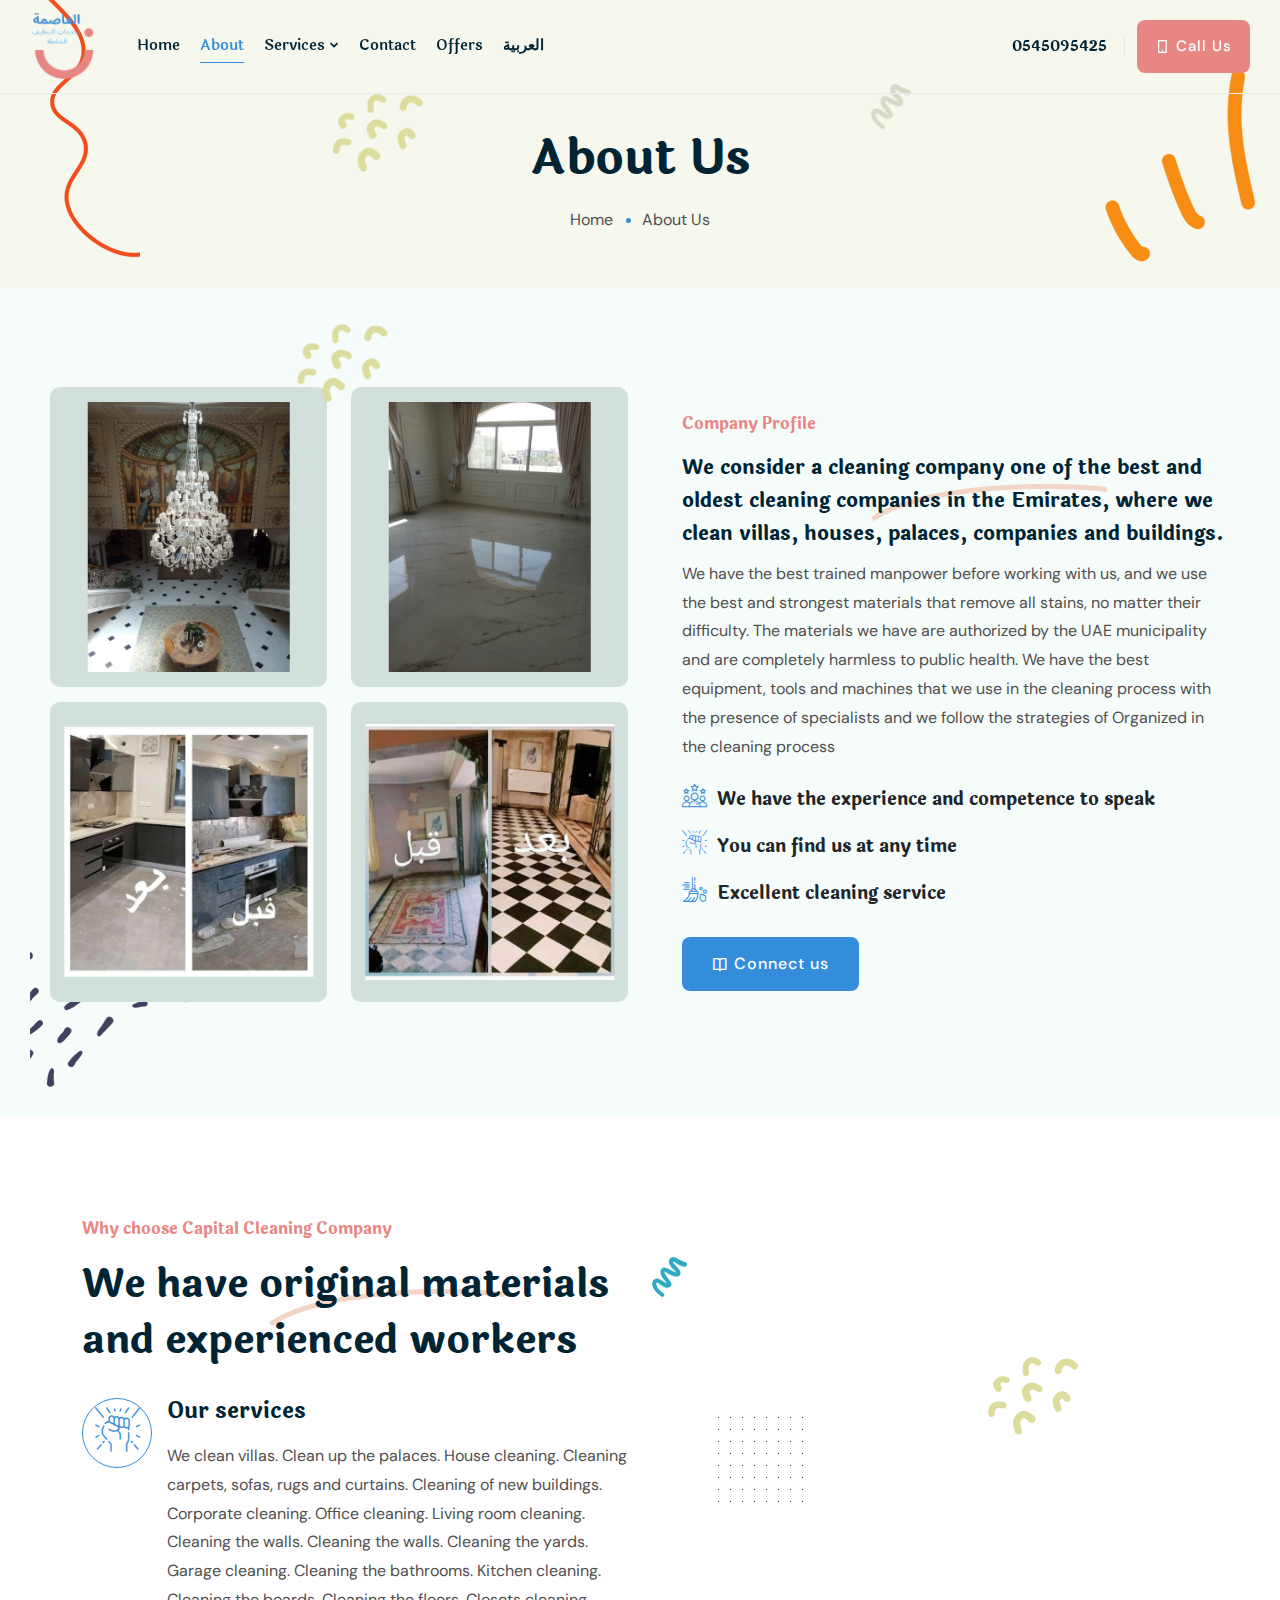
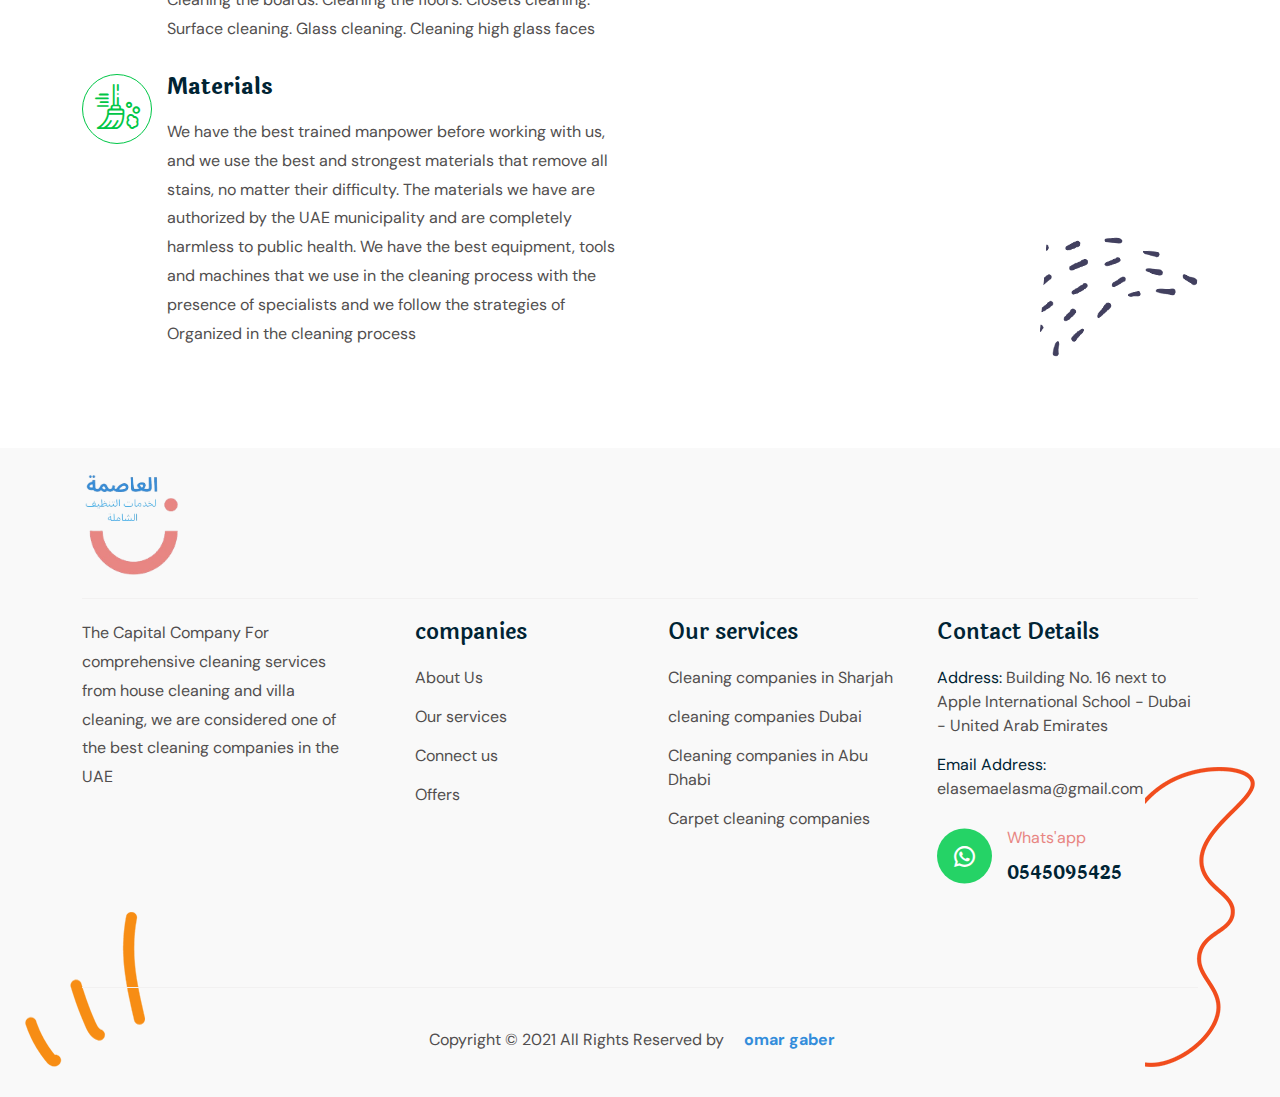
<file: EN/about.html>
<!doctype html>
<html lang="zxx">

 
<head>

<meta charset="utf-8">
<meta name="viewport" content="width=device-width, initial-scale=1, shrink-to-fit=no">

<link rel="stylesheet" href="../assets/css/bootstrap.min.css">
<link rel="stylesheet" href="../assets/css/aos.css">
<link rel="stylesheet" href="../assets/css/animate.min.css">
<link rel="stylesheet" href="../assets/css/meanmenu.css">
<link rel="stylesheet" href="../assets/css/remixicon.css">
<link rel="stylesheet" href="../assets/css/flaticon.css">
<link rel="stylesheet" href="../assets/css/odometer.min.css">
<link rel="stylesheet" href="../assets/css/owl.carousel.min.css">
<link rel="stylesheet" href="../assets/css/owl.theme.default.min.css">
<link rel="stylesheet" href="../assets/css/jquery-ui.min.css">
<link rel="stylesheet" href="../assets/css/magnific-popup.min.css">
<link rel="stylesheet" href="../assets/css/fancybox.min.css">
<link rel="stylesheet" href="../assets/css/selectize.min.css">
<link rel="stylesheet" href="../assets/css/style.css">
<link rel="stylesheet" href="../assets/css/navbar.css">
<link rel="stylesheet" href="../assets/css/footer.css">
<link rel="stylesheet" href="../assets/css/responsive.css">
<link href="https://fonts.googleapis.com/css2?family=Noto+Kufi+Arabic&display=swap" rel="stylesheet">
<link rel="stylesheet" href="../assets/css/custom.css">
<title>Cleaning company - Sharjah - Dubai - UAE</title>
<link rel="icon" type="image/png" href="../assets/images/favicon.png">
<meta name="description" content="
Abu Dhabi cleaning companies - cleaning companies - home cleaning services - cleaning services - Villa cleaning - Cleaning Abu Dhabi apartments - Abu Dhabi house cleaning - House cleaning companies in Abu Dhabi - Home cleaning companies in Dubai - home cleaning companies Abu Dhabi - home cleaning companies - home cleaning companies - cleaning companies at dubai cleaning companies at Abu Dhabi - cleaning companies dubai -
home cleaning companies of insects - Cleaning companies in Abu Dhabi - company Cleaning Abu Dhabi apartments - Cleaning company in Dubai - House cleaning company in Dubai - house cleaning company in dubai - Villa cleaning company - cleaning company - home cleaning companies - cleaning company water tanks - home cleaning services - Tank washing company - cleaning company and pest control -Cleaning and disinfecting water tanks - 
office cleaning - Home cleaning - Sharjah villas cleaning company - Cleaning companies in Fujairah - Villa cleaning companies - Home cleaning companies in Dubai - House cleaning companies in Sharjah - House cleaning companies in Abu Dhabi - home cleaning companies
cleaning company houses from insects - Best cleaning company - home cleaning services - Villa cleaning company at Sharjah - companies Villa cleaning Sharjah -companies Villa cleaning in Sharjah - cleaning companies in Sharjah - cleaning company sofas and rugs - sharjah home cleaning company - Best cleaning company cleaning services - Cleaning companies Abu Dhabi - Dubai cleaning companies - cleaning companies at Abu Dhabi  Cleaning companies in Sharjah - cleaning companies Dubai - Cleaning companies in  Abu Dhabi - Carpet cleaning companies - Carpet cleaning companies at Abu Dhabi - Sofa cleaning companies 
">
<meta name="keywords" content="
Abu Dhabi cleaning companies - cleaning companies - home cleaning services - cleaning services - Villa cleaning - Cleaning Abu Dhabi apartments - Abu Dhabi house cleaning - House cleaning companies in Abu Dhabi - Home cleaning companies in Dubai - home cleaning companies Abu Dhabi - home cleaning companies - home cleaning companies - cleaning companies at dubai cleaning companies at Abu Dhabi - cleaning companies dubai -
home cleaning companies of insects - Cleaning companies in Abu Dhabi - company Cleaning Abu Dhabi apartments - Cleaning company in Dubai - House cleaning company in Dubai - house cleaning company in dubai - Villa cleaning company - cleaning company - home cleaning companies - cleaning company water tanks - home cleaning services - Tank washing company - cleaning company and pest control -Cleaning and disinfecting water tanks - 
office cleaning - Home cleaning - Sharjah villas cleaning company - Cleaning companies in Fujairah - Villa cleaning companies - Home cleaning companies in Dubai - House cleaning companies in Sharjah - House cleaning companies in Abu Dhabi - home cleaning companies
cleaning company houses from insects - Best cleaning company - home cleaning services - Villa cleaning company at Sharjah - companies Villa cleaning Sharjah -companies Villa cleaning in Sharjah - cleaning companies in Sharjah - cleaning company sofas and rugs - sharjah home cleaning company - Best cleaning company cleaning services - Cleaning companies Abu Dhabi - Dubai cleaning companies - cleaning companies at Abu Dhabi  Cleaning companies in Sharjah - cleaning companies Dubai - Cleaning companies in  Abu Dhabi - Carpet cleaning companies - Carpet cleaning companies at Abu Dhabi - Sofa cleaning companies 
">
<meta name="author" content="
Abu Dhabi cleaning companies - cleaning companies - home cleaning services - cleaning services - Villa cleaning - Cleaning Abu Dhabi apartments - Abu Dhabi house cleaning - House cleaning companies in Abu Dhabi - Home cleaning companies in Dubai - home cleaning companies Abu Dhabi - home cleaning companies - home cleaning companies - cleaning companies at dubai cleaning companies at Abu Dhabi - cleaning companies dubai -
home cleaning companies of insects - Cleaning companies in Abu Dhabi - company Cleaning Abu Dhabi apartments - Cleaning company in Dubai - House cleaning company in Dubai - house cleaning company in dubai - Villa cleaning company - cleaning company - home cleaning companies - cleaning company water tanks - home cleaning services - Tank washing company - cleaning company and pest control -Cleaning and disinfecting water tanks - 
office cleaning - Home cleaning - Sharjah villas cleaning company - Cleaning companies in Fujairah - Villa cleaning companies - Home cleaning companies in Dubai - House cleaning companies in Sharjah - House cleaning companies in Abu Dhabi - home cleaning companies
cleaning company houses from insects - Best cleaning company - home cleaning services - Villa cleaning company at Sharjah - companies Villa cleaning Sharjah -companies Villa cleaning in Sharjah - cleaning companies in Sharjah - cleaning company sofas and rugs - sharjah home cleaning company - Best cleaning company cleaning services - Cleaning companies Abu Dhabi - Dubai cleaning companies - cleaning companies at Abu Dhabi  Cleaning companies in Sharjah - cleaning companies Dubai - Cleaning companies in  Abu Dhabi - Carpet cleaning companies - Carpet cleaning companies at Abu Dhabi - Sofa cleaning companies 
">
<meta name="theme-color" content="#338ddb" />
</head>
<body>

<header class="navbar-area navbar-style-two fixed-top">
<div class="main-responsive-nav">
<div class="container">
<div class="main-responsive-menu">
<div class="logo">
<a href="index.html">
<img src="../assets/images/logo.png" alt="logo">
</a>
</div>
<a href="tel:0545095425" target="_blank" class="default-btn"><i class="ri-smartphone-line"></i> كلمنا بضغطه زر</a>
</div>
</div>
</div>
<div class="main-navbar">
<div class="container-fluid">
<nav class="navbar navbar-expand-md navbar-light">
<a class="navbar-brand" href="index.html">
<img src="../assets/images/logo.png" alt="logo">
</a>
<div class="collapse navbar-collapse mean-menu" id="navbarSupportedContent">
<ul class="navbar-nav me-auto">
<li class="nav-item">
<a href="index.html" class="nav-link">
Home
</a>
 </li>
<li class="nav-item">
<a href="about.html" class="nav-link active">
    About
</a>
</li>
<li class="nav-item">
<a href="#" class="nav-link">
Services
<i class="ri-arrow-down-s-line"></i>
</a>
<ul class="dropdown-menu">
    <li class="nav-item"><h1><a href="services-details.html" class="nav-link">cleaning companies</a></li>
        <li class="nav-item"><h1><a href="services-details.html" class="nav-link">Cleaning companies Abu Dhabi</a></h1></li>
        <li class="nav-item"><h1><a href="services-details.html" class="nav-link">Dubai cleaning companies </a></h1></li>
        <li class="nav-item"><h1><a href="services-details.html" class="nav-link">cleaning companies at Abu Dhabi</a></h1></li>
        <li class="nav-item"><h1><a href="services-details.html" class="nav-link">Cleaning companies in Sharjah</a></h1></li>
        <li class="nav-item"><h1><a href="services-details.html" class="nav-link">cleaning companies Dubai</a></h1></li>
        <li class="nav-item"><h1><a href="services-details.html" class="nav-link">Carpet cleaning companies</a></h1></li>
        <li class="nav-item"><h1><a href="services-details.html" class="nav-link">Carpet cleaning companies Abu Dhabi</a></h1></li>
        <li class="nav-item"><h1><a href="services-details.html" class="nav-link">Sofa cleaning companies</a></h1></li>
        <li class="nav-item"><h1><a href="services-details.html" class="nav-link">home cleaning companies</a></h1></li>
        <li class="nav-item"><h1><a href="services-details.html" class="nav-link">House cleaning companies in Abu Dhabi</a></h1></li>
        <li class="nav-item"><h1><a href="services-details.html" class="nav-link">House cleaning companies in Sharjah</a></h1></li>
        <li class="nav-item"><h1><a href="services-details.html" class="nav-link">Home cleaning companies in Dubai</a></h1></li>
        <li class="nav-item"><h1><a href="services-details.html" class="nav-link">Villa cleaning companies</a></h1></li>
        <li class="nav-item"><h1><a href="services-details.html" class="nav-link">Cleaning companies in Fujairah</a></h1></li>
        <li class="nav-item"><h1><a href="services-details.html" class="nav-link">Sharjah villas cleaning company</a></h1></li>
        <li class="nav-item"><h1><a href="services-details.html" class="nav-link">office cleaning</a></h1></li>
        <li class="nav-item"><h1><a href="services-details.html" class="nav-link">house cleaning</a></h1></li>
        <li class="nav-item"><h1><a href="services-details.html" class="nav-link">Abu Dhabi house cleaning</a></h1></li>
        <li class="nav-item"><h1><a href="services-details.html" class="nav-link">Cleaning Abu Dhabi apartments</a></h1></li>
        <li class="nav-item"><h1><a href="services-details.html" class="nav-link">cleaning services</a></h1></li>
        <li class="nav-item"><h1><a href="services-details.html" class="nav-link">home cleaning services</a></h1></li>
        <li class="nav-item"><h1><a href="services-details.html" class="nav-link">Abu Dhabi cleaning companies</a></h1></li>
        <li class="nav-item"><h1><a href="services-details.html" class="nav-link">home cleaning companies</a></h1></li>
        <li class="nav-item"><h1><a href="services-details.html" class="nav-link">home cleaning companies</a></h1></li>
        <li class="nav-item"><h1><a href="services-details.html" class="nav-link">home cleaning companies Abu Dhabi</a></h1></li>
        <li class="nav-item"><h1><a href="services-details.html" class="nav-link">House cleaning companies in Abu Dhabi</a></h1></li>
        <li class="nav-item"><h1><a href="services-details.html" class="nav-link">Home cleaning companies in Dubai</a></h1></li>
        <li class="nav-item"><h1><a href="services-details.html" class="nav-link">home cleaning companies of insects</a></h1></li>
        <li class="nav-item"><h1><a href="services-details.html" class="nav-link">Cleaning companies in Abu Dhabi</a></h1></li>
        <li class="nav-item"><h1><a href="services-details.html" class="nav-link"> Cleaning Abu Dhabi apartments</a></h1></li>
        <li class="nav-item"><h1><a href="services-details.html" class="nav-link">Cleaning company in Dubai</a></h1></li>
        <li class="nav-item"><h1><a href="services-details.html" class="nav-link">House cleaning company in Dubai</a></h1></li>
        <li class="nav-item"><h1><a href="services-details.html" class="nav-link">house cleaning company in dubai</a></h1></li>
        <li class="nav-item"><h1><a href="services-details.html" class="nav-link">Villa cleaning company</a></h1></li>
        <li class="nav-item"><h1><a href="services-details.html" class="nav-link">cleaning company</a></h1></li>
        <li class="nav-item"><h1><a href="services-details.html" class="nav-link">home cleaning companies</a></h1></li>
        <li class="nav-item"><h1><a href="services-details.html" class="nav-link">cleaning company lockers</a></h1></li>
        <li class="nav-item"><h1><a href="services-details.html" class="nav-link">home cleaning services</a></h1></li>
        <li class="nav-item"><h1><a href="services-details.html" class="nav-link">Tank washing company</a></h1></li>
        <li class="nav-item"><h1><a href="services-details.html" class="nav-link">cleaning company and pest control</a></h1></li>
        <li class="nav-item"><h1><a href="services-details.html" class="nav-link">Cleaning and disinfecting water tanks</a></h1></li>
        <li class="nav-item"><h1><a href="services-details.html" class="nav-link">cleaning company houses from insects</a></h1></li>
        <li class="nav-item"><h1><a href="services-details.html" class="nav-link">Best cleaning company</a></h1></li>
        <li class="nav-item"><h1><a href="services-details.html" class="nav-link">home cleaning services</a></h1></li>
        <li class="nav-item"><h1><a href="services-details.html" class="nav-link">Villa cleaning company at Sharjah</a></h1></li>
        <li class="nav-item"><h1><a href="services-details.html" class="nav-link">Villa cleaning company Sharjah</a></h1></li>
        <li class="nav-item"><h1><a href="services-details.html" class="nav-link">cleaning company sofas and rugs</a></h1></li>
        <li class="nav-item"><h1><a href="services-details.html" class="nav-link">sharjah home cleaning company</a></h1></li>
        <li class="nav-item"><h1><a href="services-details.html" class="nav-link">Best cleaning company</a></h1></li>
        <li class="nav-item"><h1><a href="services-details.html" class="nav-link">cleaning services</a></h1></li>
</ul>
</li>

<li class="nav-item">
<a href="contact.html" class="nav-link">Contact</a>
</li>
<li class="nav-item">
    <a href="offers.html" class="nav-link">Offers</a>
    </li>
     <li class="nav-item">
        <a href="../about.html" class="nav-link">العربية</a>
        </li>

</ul>
<div class="others-options d-flex align-items-center">
<div class="option-item">
<a href="tel:0545095425" class="phone-number">0545095425</a>
</div>
<div class="option-item">
<a href="tel:0545095425" target="_blank" class="default-btn"><i class="ri-smartphone-line"></i> Call Us</a>
</div>
</div>
</div>
</nav>
</div>
</div>
<div class="others-option-for-responsive">
<div class="container">
<div class="dot-menu">
<div class="inner">
<div class="circle circle-one"></div>
<div class="circle circle-two"></div>
<div class="circle circle-three"></div>
</div>
</div>
<div class="container">
<div class="option-inner">
<div class="others-options d-flex align-items-center">
<div class="option-item">
<a href="tel:0545095425" class="phone-number">0545095425</a>
</div>
<div class="option-item">
<a href="contact.html" class="default-btn"><i class="ri-chat-1-line"></i> Call Us</a>
</div>
 </div>
</div>
</div>
</div>
</div>
</header>




<div class="page-banner-area">
    <div class="container">
    <div class="page-banner-content">
    <h2>About Us</h2>
    <ul>
    <li>
    <a href="index.html">Home</a>
    </li>
    <li>About Us</li>
    </ul>
    </div>
    </div>
    <div class="page-banner-shape-1" data-speed="0.05" data-revert="true">
    <img src="../assets/images/page-banner/shape-1.png" alt="image">
    </div>
    <div class="page-banner-shape-2" data-speed="0.07" data-revert="true">
    <img src="../assets/images/page-banner/shape-2.png" alt="image">
    </div>
    <div class="page-banner-shape-3" data-speed="0.06" data-revert="true">
    <img src="../assets/images/page-banner/shape-3.png" alt="image">
    </div>
    <div class="page-banner-shape-4" data-speed="0.09" data-revert="true">
    <img src="../assets/images/page-banner/shape-4.png" alt="image">
    </div>
    </div>
    

    <div class="about-area-with-bg-color ptb-100">
        <div class="container-fluid">
        <div class="row align-items-center">
        <div class="col-lg-6 col-md-12">
        <div class="about-image-wrap" data-speed="0.02" data-revert="true">
        <div class="row">
        <div class="col-lg-6 col-sm-6 col-md-6 col-6">
         <div class="image">
        <img src="../assets/images/gallery/7.jfif" alt="image">
        </div>
        </div>
        <div class="col-lg-6 col-sm-6 col-md-6 col-6">
        <div class="image">
        <img src="../assets/images/gallery/2.jfif" alt="image">
        </div>
        </div>
        <div class="col-lg-6 col-sm-6 col-md-6 col-6">
            <div class="image">
           <img src="../assets/images/gallery/12.jfif" alt="image">
           </div>
           </div>
           <div class="col-lg-6 col-sm-6 col-md-6 col-6">
           <div class="image">
           <img src="../assets/images/gallery/5.jfif" alt="image">
           </div>
           </div>
        </div>
        
        </div>
        </div>
        <div class="col-lg-6 col-md-12">
        <div class="about-content-wrap" data-speed="0.02" data-revert="true">
        <span>Company Profile</span>
        <h3>We consider a cleaning company one of the best and oldest cleaning companies in the Emirates, where we clean villas, houses, palaces, companies and buildings. </h3>
        <p>We have the best trained manpower before working with us, and we use the best and strongest materials that remove all stains, no matter their difficulty. The materials we have are authorized by the UAE municipality and are completely harmless to public health. We have the best equipment, tools and machines that we use in the cleaning process with the presence of specialists and we follow the strategies of Organized in the cleaning process</p>
        <ul class="about-list">
        <li><i class="flaticon-rating"></i> We have the experience and competence to speak</li>
        <li><i class="flaticon-empowerment"></i>You can find us at any time</li>
        <li><i class="flaticon-broom"></i> Excellent cleaning service</li>
        </ul>
        <div class="about-btn">
        <a href="contact.html" class="default-btn"><i class="ri-book-open-line"></i> Connect us</a>
        </div>
        </div>
        </div>
        </div>
        </div>
        <div class="about-shape-3" data-speed="0.08" data-revert="true">
        <img src="../assets/images/about/shape-2.png" alt="image">
        </div>
        <div class="about-shape-4" data-speed="0.04" data-revert="true">
        <img src="../assets/images/about/shape-3.png" alt="image">
        </div>
        <!-- <div class="about-shape-5" data-speed="0.09" data-revert="true">
        <img src="../assets/images/about/shape-6.png" alt="image">
        </div> -->
        </div>
        
        
        <div class="choose-us-area ptb-100">
        <div class="container">
        <div class="row align-items-center">
        <div class="col-lg-6 col-md-12">
        <div class="choose-us-content" data-speed="0.02" data-revert="true">
        <span>Why choose Capital Cleaning Company</span>
        <h3>We have original materials and experienced workers </h3>
        <div class="content-box">
        <div class="icon">
        <i class="flaticon-empowerment"></i>
        </div>
        <h4>Our services</h4>
        <p>We clean villas. Clean up the palaces. House cleaning. Cleaning carpets, sofas, rugs and curtains. Cleaning of new buildings. Corporate cleaning. Office cleaning.
            Living room cleaning. Cleaning the walls. Cleaning the walls. Cleaning the yards. Garage cleaning. Cleaning the bathrooms. Kitchen cleaning. Cleaning the boards. Cleaning the floors. Closets cleaning. Surface cleaning. Glass cleaning. Cleaning high glass faces
            </p>
        </div>
        <div class="content-box color-two">
        <div class="icon">
        <i class="flaticon-broom"></i>
        </div>
        <h4>Materials </h4>
        <p>We have the best trained manpower before working with us, and we use the best and strongest materials that remove all stains, no matter their difficulty. The materials we have are authorized by the UAE municipality and are completely harmless to public health. We have the best equipment, tools and machines that we use in the cleaning process with the presence of specialists and we follow the strategies of Organized in the cleaning process</p>
        </div>
        </div>
        </div>
        <div class="col-lg-6 col-md-12">
        <div class="choose-us-image" data-speed="0.02" data-revert="true">
        <img src="../assets/images/choose-us/choose-1.png" data-aos="fade-up" data-aos-delay="50" data-aos-duration="500" alt="image">
        <div class="square-pattern" data-aos="fade-down" data-aos-delay="70" data-aos-duration="700"></div>
        <div class="choose-image-shape-1" data-speed="0.05" data-revert="true">
        <img src="../assets/images/choose-us/shape-1.png" alt="image">
        </div>
        <div class="choose-image-shape-2" data-speed="0.07" data-revert="true">
        <img src="../assets/images/choose-us/shape-2.png" alt="image">
        </div>
        <div class="choose-image-shape-3" data-speed="0.08" data-revert="true">
        <img src="../assets/images/choose-us/shape-3.png" alt="image">
        </div>
        <div class="choose-image-shape-4" data-speed="0.09" data-revert="true">
        <img src="../assets/images/choose-us/shape-4.png" alt="image">
        </div>
        </div>
        </div>
        </div>
        </div>
        </div>
<footer class="footer-area pt-4">
<div class="container">
<div class="footer-top-box d-flex justify-content-between align-items-center">
<div class="footer-widget-logo">
<a href="index.html"><img src="../assets/images/logo.png" alt="image"></a>
</div>

</div>
<div class="row justify-content-center">
<div class="col-lg-3 col-sm-6">
<div class="single-footer-widget">
    <p>The Capital Company
        For comprehensive cleaning services from house cleaning and villa cleaning, we are considered one of the best cleaning companies in the UAE
       </p>
</div>
</div>
<div class="col-lg-3 col-sm-6">
<div class="single-footer-widget ps-5">
<h3>companies</h3>
<ul class="quick-links">
<li><a href="about.html">About Us</a></li>
<li><a href="services-details.html">Our services</a></li>
<li><a href="contact.html">Connect us</a></li>
<li><a href="offers.html">Offers</a></li>
</ul>
</div>
</div>
<div class="col-lg-3 col-sm-6">
<div class="single-footer-widget ps-3">
<h3>Our services</h3>
<ul class="quick-links">
<li><a href="services-details.html">Cleaning companies in Sharjah</a></li>
<li><a href="services-details.html">cleaning companies Dubai</a></li>
<li><a href="services-details.html">Cleaning companies in  Abu Dhabi</a></li>
<li><a href="services-details.html">Carpet cleaning companies</a></li>
</ul>
</div>
</div>
<div class="col-lg-3 col-sm-6">
<div class="single-footer-widget">
<h3>Contact Details</h3>
<ul class="quick-links">
<li><a href="https://goo.gl/maps/xq5qkcpwwcuva2Fx5" target="_blank"><span>Address:</span> Building No. 16 next to Apple International School - Dubai - United Arab Emirates</a></li>
<li><span>Email Address:</span> elasemaelasma@gmail.com</a></li>
</ul>
<div class="footer-information">
<i class="ri-whatsapp-line"></i>
<span>Whats'app</span>
<a href="https://wa.me/0545095425">0545095425 </a>
</div>
</div>
</div>
</div>
</div>
<div class="copyright-area">
<div class="container">
<div class="copyright-area-content">
<p>
Copyright © 2021  All Rights Reserved by
<a href="http://omargaber.site/" target="_blank" class="nav-link">omar gaber</a>
        </li>
        </li>
</p>
</div>
</div>
</div>
<div class="footer-shape-1" data-speed="0.08" data-revert="true">
<img src="../assets/images/footer/shape-2.png" alt="image">
</div>
<div class="footer-shape-2" data-speed="0.08" data-revert="true">
<img src="../assets/images/footer/shape-3.png" alt="image">
</div>
</footer>


<div class="go-top">
<i class="ri-arrow-up-s-line"></i>
</div>


<script src="../assets/js/jquery.min.js"></script>
<script src="../assets/js/bootstrap.bundle.min.js"></script>
<script src="../assets/js/jquery.meanmenu.js"></script>
<script src="../assets/js/owl.carousel.min.js"></script>
<script src="../assets/js/jquery.appear.js"></script>
<script src="../assets/js/odometer.min.js"></script>
<script src="../assets/js/jquery.magnific-popup.min.js"></script>
<script src="../assets/js/fancybox.min.js"></script>
<script src="../assets/js/jquery-ui.js"></script>
<script src="../assets/js/selectize.min.js"></script>
<script src="../assets/js/TweenMax.min.js"></script>
<script src="../assets/js/aos.js"></script>
<script src="../assets/js/jquery.ajaxchimp.min.js"></script>
<script src="../assets/js/form-validator.min.js"></script>
<script src="../assets/js/contact-form-script.js"></script>
<script src="../assets/js/wow.min.js"></script>
<script src="../assets/js/main.js"></script>
</body>


</html>
</file>
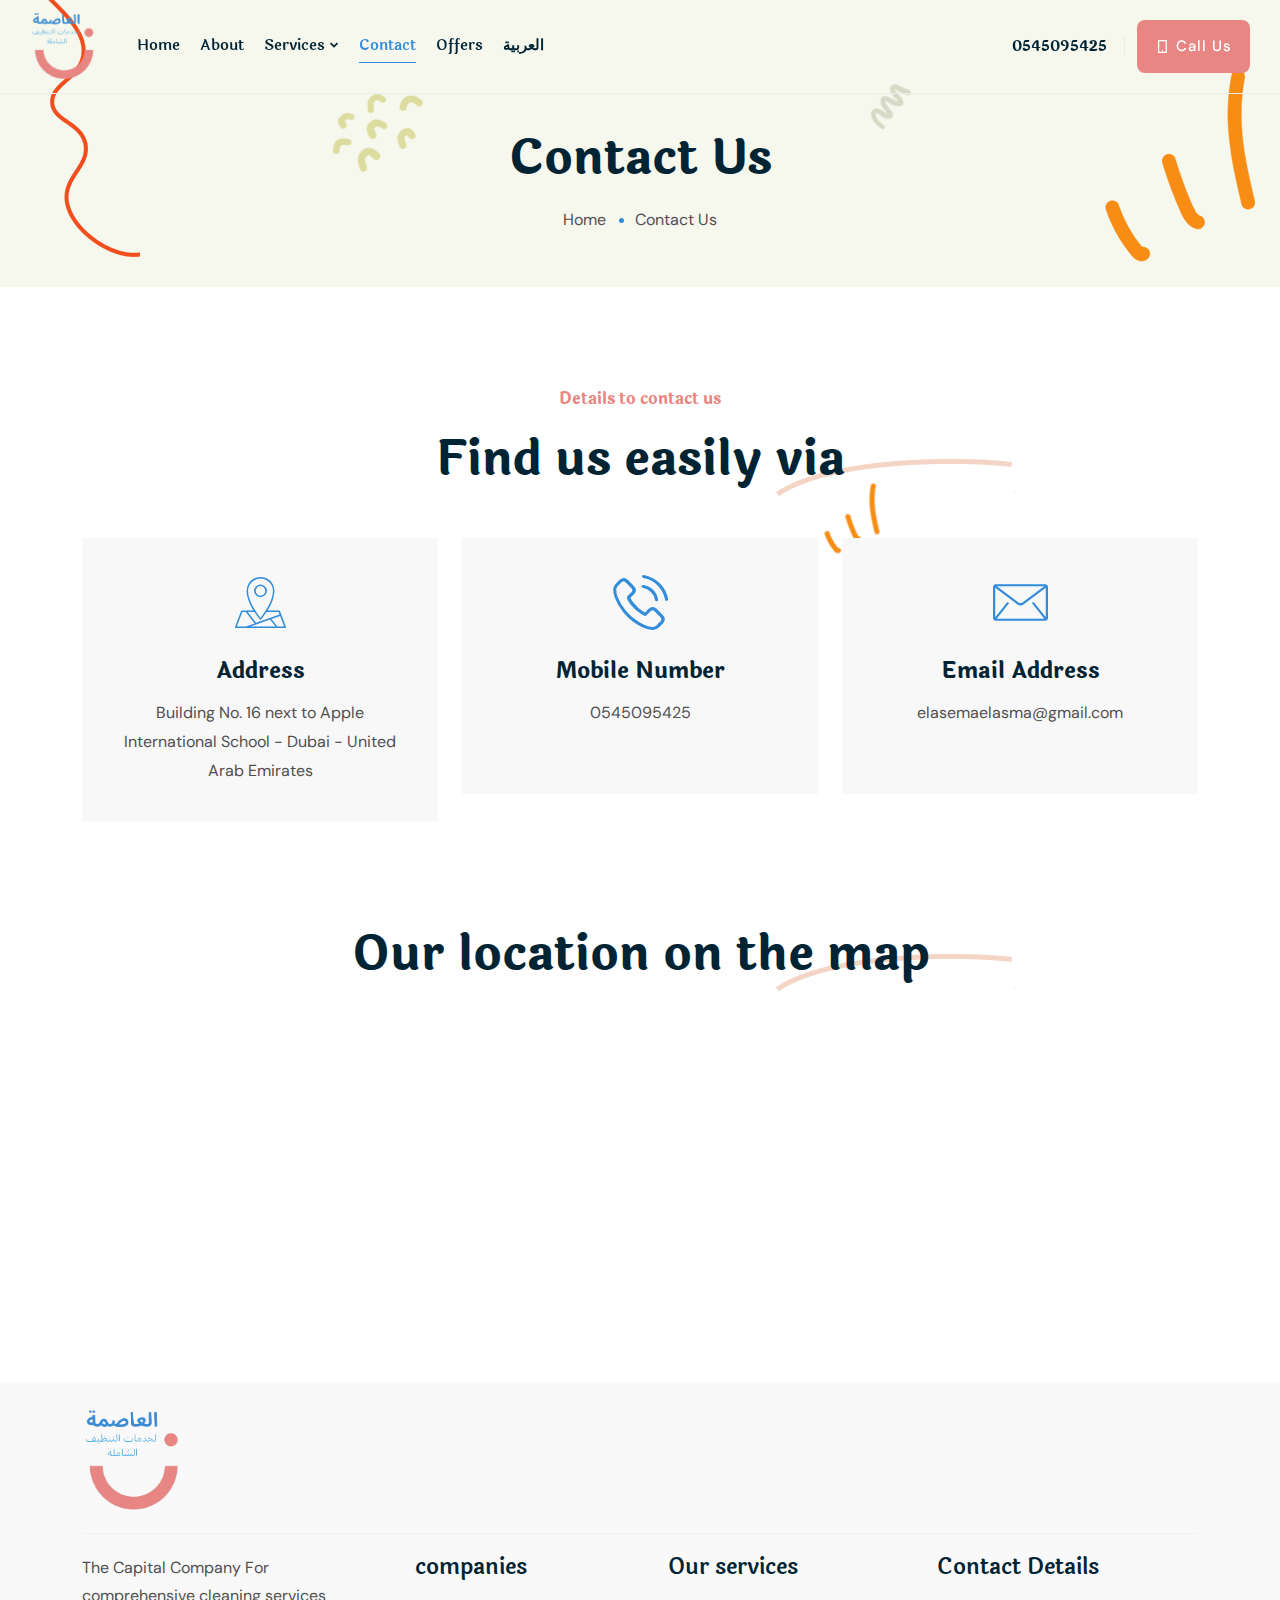
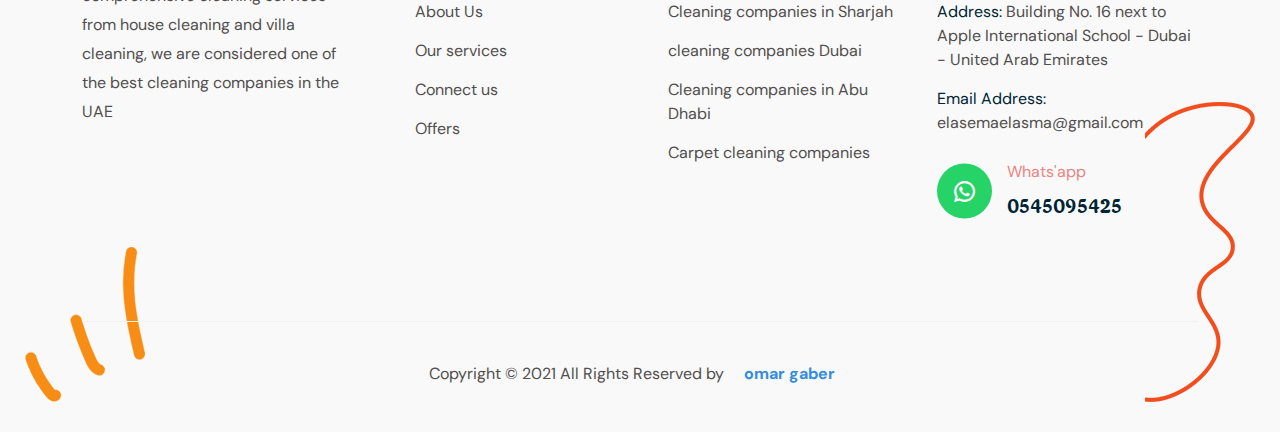
<file: EN/contact.html>
<!doctype html>
<html lang="zxx">

 
<head>

<meta charset="utf-8">
<meta name="viewport" content="width=device-width, initial-scale=1, shrink-to-fit=no">

<link rel="stylesheet" href="../assets/css/bootstrap.min.css">
<link rel="stylesheet" href="../assets/css/aos.css">
<link rel="stylesheet" href="../assets/css/animate.min.css">
<link rel="stylesheet" href="../assets/css/meanmenu.css">
<link rel="stylesheet" href="../assets/css/remixicon.css">
<link rel="stylesheet" href="../assets/css/flaticon.css">
<link rel="stylesheet" href="../assets/css/odometer.min.css">
<link rel="stylesheet" href="../assets/css/owl.carousel.min.css">
<link rel="stylesheet" href="../assets/css/owl.theme.default.min.css">
<link rel="stylesheet" href="../assets/css/jquery-ui.min.css">
<link rel="stylesheet" href="../assets/css/magnific-popup.min.css">
<link rel="stylesheet" href="../assets/css/fancybox.min.css">
<link rel="stylesheet" href="../assets/css/selectize.min.css">
<link rel="stylesheet" href="../assets/css/style.css">
<link rel="stylesheet" href="../assets/css/navbar.css">
<link rel="stylesheet" href="../assets/css/footer.css">
<link rel="stylesheet" href="../assets/css/responsive.css">
<link href="https://fonts.googleapis.com/css2?family=Noto+Kufi+Arabic&display=swap" rel="stylesheet">
<link rel="stylesheet" href="../assets/css/custom.css">
<title>Cleaning company - Sharjah - Dubai - UAE</title>
<link rel="icon" type="image/png" href="../assets/images/favicon.png">
<meta name="description" content="
Abu Dhabi cleaning companies - cleaning companies - home cleaning services - cleaning services - Villa cleaning - Cleaning Abu Dhabi apartments - Abu Dhabi house cleaning - House cleaning companies in Abu Dhabi - Home cleaning companies in Dubai - home cleaning companies Abu Dhabi - home cleaning companies - home cleaning companies - cleaning companies at dubai cleaning companies at Abu Dhabi - cleaning companies dubai -
home cleaning companies of insects - Cleaning companies in Abu Dhabi - company Cleaning Abu Dhabi apartments - Cleaning company in Dubai - House cleaning company in Dubai - house cleaning company in dubai - Villa cleaning company - cleaning company - home cleaning companies - cleaning company water tanks - home cleaning services - Tank washing company - cleaning company and pest control -Cleaning and disinfecting water tanks - 
office cleaning - Home cleaning - Sharjah villas cleaning company - Cleaning companies in Fujairah - Villa cleaning companies - Home cleaning companies in Dubai - House cleaning companies in Sharjah - House cleaning companies in Abu Dhabi - home cleaning companies
cleaning company houses from insects - Best cleaning company - home cleaning services - Villa cleaning company at Sharjah - companies Villa cleaning Sharjah -companies Villa cleaning in Sharjah - cleaning companies in Sharjah - cleaning company sofas and rugs - sharjah home cleaning company - Best cleaning company cleaning services - Cleaning companies Abu Dhabi - Dubai cleaning companies - cleaning companies at Abu Dhabi  Cleaning companies in Sharjah - cleaning companies Dubai - Cleaning companies in  Abu Dhabi - Carpet cleaning companies - Carpet cleaning companies at Abu Dhabi - Sofa cleaning companies 
">
<meta name="keywords" content="
Abu Dhabi cleaning companies - cleaning companies - home cleaning services - cleaning services - Villa cleaning - Cleaning Abu Dhabi apartments - Abu Dhabi house cleaning - House cleaning companies in Abu Dhabi - Home cleaning companies in Dubai - home cleaning companies Abu Dhabi - home cleaning companies - home cleaning companies - cleaning companies at dubai cleaning companies at Abu Dhabi - cleaning companies dubai -
home cleaning companies of insects - Cleaning companies in Abu Dhabi - company Cleaning Abu Dhabi apartments - Cleaning company in Dubai - House cleaning company in Dubai - house cleaning company in dubai - Villa cleaning company - cleaning company - home cleaning companies - cleaning company water tanks - home cleaning services - Tank washing company - cleaning company and pest control -Cleaning and disinfecting water tanks - 
office cleaning - Home cleaning - Sharjah villas cleaning company - Cleaning companies in Fujairah - Villa cleaning companies - Home cleaning companies in Dubai - House cleaning companies in Sharjah - House cleaning companies in Abu Dhabi - home cleaning companies
cleaning company houses from insects - Best cleaning company - home cleaning services - Villa cleaning company at Sharjah - companies Villa cleaning Sharjah -companies Villa cleaning in Sharjah - cleaning companies in Sharjah - cleaning company sofas and rugs - sharjah home cleaning company - Best cleaning company cleaning services - Cleaning companies Abu Dhabi - Dubai cleaning companies - cleaning companies at Abu Dhabi  Cleaning companies in Sharjah - cleaning companies Dubai - Cleaning companies in  Abu Dhabi - Carpet cleaning companies - Carpet cleaning companies at Abu Dhabi - Sofa cleaning companies 
">
<meta name="author" content="
Abu Dhabi cleaning companies - cleaning companies - home cleaning services - cleaning services - Villa cleaning - Cleaning Abu Dhabi apartments - Abu Dhabi house cleaning - House cleaning companies in Abu Dhabi - Home cleaning companies in Dubai - home cleaning companies Abu Dhabi - home cleaning companies - home cleaning companies - cleaning companies at dubai cleaning companies at Abu Dhabi - cleaning companies dubai -
home cleaning companies of insects - Cleaning companies in Abu Dhabi - company Cleaning Abu Dhabi apartments - Cleaning company in Dubai - House cleaning company in Dubai - house cleaning company in dubai - Villa cleaning company - cleaning company - home cleaning companies - cleaning company water tanks - home cleaning services - Tank washing company - cleaning company and pest control -Cleaning and disinfecting water tanks - 
office cleaning - Home cleaning - Sharjah villas cleaning company - Cleaning companies in Fujairah - Villa cleaning companies - Home cleaning companies in Dubai - House cleaning companies in Sharjah - House cleaning companies in Abu Dhabi - home cleaning companies
cleaning company houses from insects - Best cleaning company - home cleaning services - Villa cleaning company at Sharjah - companies Villa cleaning Sharjah -companies Villa cleaning in Sharjah - cleaning companies in Sharjah - cleaning company sofas and rugs - sharjah home cleaning company - Best cleaning company cleaning services - Cleaning companies Abu Dhabi - Dubai cleaning companies - cleaning companies at Abu Dhabi  Cleaning companies in Sharjah - cleaning companies Dubai - Cleaning companies in  Abu Dhabi - Carpet cleaning companies - Carpet cleaning companies at Abu Dhabi - Sofa cleaning companies 
">
<meta name="theme-color" content="#338ddb" />
</head>
<body>

<header class="navbar-area navbar-style-two fixed-top">
<div class="main-responsive-nav">
<div class="container">
<div class="main-responsive-menu">
<div class="logo">
<a href="index.html">
<img src="../assets/images/logo.png" alt="logo">
</a>
</div>
<a href="tel:0545095425" target="_blank" class="default-btn"><i class="ri-smartphone-line"></i> كلمنا بضغطه زر</a>
</div>
</div>
</div>
<div class="main-navbar">
<div class="container-fluid">
<nav class="navbar navbar-expand-md navbar-light">
<a class="navbar-brand" href="index.html">
<img src="../assets/images/logo.png" alt="logo">
</a>
<div class="collapse navbar-collapse mean-menu" id="navbarSupportedContent">
<ul class="navbar-nav me-auto">
<li class="nav-item">
<a href="index.html" class="nav-link">
Home
</a>
 </li>
<li class="nav-item">
<a href="about.html" class="nav-link">
    About
</a>
</li>
<li class="nav-item">
<a href="#" class="nav-link">
Services
<i class="ri-arrow-down-s-line"></i>
</a>
<ul class="dropdown-menu">
    <li class="nav-item"><h1><a href="services-details.html" class="nav-link">cleaning companies</a></li>
        <li class="nav-item"><h1><a href="services-details.html" class="nav-link">Cleaning companies Abu Dhabi</a></h1></li>
        <li class="nav-item"><h1><a href="services-details.html" class="nav-link">Dubai cleaning companies </a></h1></li>
        <li class="nav-item"><h1><a href="services-details.html" class="nav-link">cleaning companies at Abu Dhabi</a></h1></li>
        <li class="nav-item"><h1><a href="services-details.html" class="nav-link">Cleaning companies in Sharjah</a></h1></li>
        <li class="nav-item"><h1><a href="services-details.html" class="nav-link">cleaning companies Dubai</a></h1></li>
        <li class="nav-item"><h1><a href="services-details.html" class="nav-link">Carpet cleaning companies</a></h1></li>
        <li class="nav-item"><h1><a href="services-details.html" class="nav-link">Carpet cleaning companies Abu Dhabi</a></h1></li>
        <li class="nav-item"><h1><a href="services-details.html" class="nav-link">Sofa cleaning companies</a></h1></li>
        <li class="nav-item"><h1><a href="services-details.html" class="nav-link">home cleaning companies</a></h1></li>
        <li class="nav-item"><h1><a href="services-details.html" class="nav-link">House cleaning companies in Abu Dhabi</a></h1></li>
        <li class="nav-item"><h1><a href="services-details.html" class="nav-link">House cleaning companies in Sharjah</a></h1></li>
        <li class="nav-item"><h1><a href="services-details.html" class="nav-link">Home cleaning companies in Dubai</a></h1></li>
        <li class="nav-item"><h1><a href="services-details.html" class="nav-link">Villa cleaning companies</a></h1></li>
        <li class="nav-item"><h1><a href="services-details.html" class="nav-link">Cleaning companies in Fujairah</a></h1></li>
        <li class="nav-item"><h1><a href="services-details.html" class="nav-link">Sharjah villas cleaning company</a></h1></li>
        <li class="nav-item"><h1><a href="services-details.html" class="nav-link">office cleaning</a></h1></li>
        <li class="nav-item"><h1><a href="services-details.html" class="nav-link">house cleaning</a></h1></li>
        <li class="nav-item"><h1><a href="services-details.html" class="nav-link">Abu Dhabi house cleaning</a></h1></li>
        <li class="nav-item"><h1><a href="services-details.html" class="nav-link">Cleaning Abu Dhabi apartments</a></h1></li>
        <li class="nav-item"><h1><a href="services-details.html" class="nav-link">cleaning services</a></h1></li>
        <li class="nav-item"><h1><a href="services-details.html" class="nav-link">home cleaning services</a></h1></li>
        <li class="nav-item"><h1><a href="services-details.html" class="nav-link">Abu Dhabi cleaning companies</a></h1></li>
        <li class="nav-item"><h1><a href="services-details.html" class="nav-link">home cleaning companies</a></h1></li>
        <li class="nav-item"><h1><a href="services-details.html" class="nav-link">home cleaning companies</a></h1></li>
        <li class="nav-item"><h1><a href="services-details.html" class="nav-link">home cleaning companies Abu Dhabi</a></h1></li>
        <li class="nav-item"><h1><a href="services-details.html" class="nav-link">House cleaning companies in Abu Dhabi</a></h1></li>
        <li class="nav-item"><h1><a href="services-details.html" class="nav-link">Home cleaning companies in Dubai</a></h1></li>
        <li class="nav-item"><h1><a href="services-details.html" class="nav-link">home cleaning companies of insects</a></h1></li>
        <li class="nav-item"><h1><a href="services-details.html" class="nav-link">Cleaning companies in Abu Dhabi</a></h1></li>
        <li class="nav-item"><h1><a href="services-details.html" class="nav-link"> Cleaning Abu Dhabi apartments</a></h1></li>
        <li class="nav-item"><h1><a href="services-details.html" class="nav-link">Cleaning company in Dubai</a></h1></li>
        <li class="nav-item"><h1><a href="services-details.html" class="nav-link">House cleaning company in Dubai</a></h1></li>
        <li class="nav-item"><h1><a href="services-details.html" class="nav-link">house cleaning company in dubai</a></h1></li>
        <li class="nav-item"><h1><a href="services-details.html" class="nav-link">Villa cleaning company</a></h1></li>
        <li class="nav-item"><h1><a href="services-details.html" class="nav-link">cleaning company</a></h1></li>
        <li class="nav-item"><h1><a href="services-details.html" class="nav-link">home cleaning companies</a></h1></li>
        <li class="nav-item"><h1><a href="services-details.html" class="nav-link">cleaning company lockers</a></h1></li>
        <li class="nav-item"><h1><a href="services-details.html" class="nav-link">home cleaning services</a></h1></li>
        <li class="nav-item"><h1><a href="services-details.html" class="nav-link">Tank washing company</a></h1></li>
        <li class="nav-item"><h1><a href="services-details.html" class="nav-link">cleaning company and pest control</a></h1></li>
        <li class="nav-item"><h1><a href="services-details.html" class="nav-link">Cleaning and disinfecting water tanks</a></h1></li>
        <li class="nav-item"><h1><a href="services-details.html" class="nav-link">cleaning company houses from insects</a></h1></li>
        <li class="nav-item"><h1><a href="services-details.html" class="nav-link">Best cleaning company</a></h1></li>
        <li class="nav-item"><h1><a href="services-details.html" class="nav-link">home cleaning services</a></h1></li>
        <li class="nav-item"><h1><a href="services-details.html" class="nav-link">Villa cleaning company at Sharjah</a></h1></li>
        <li class="nav-item"><h1><a href="services-details.html" class="nav-link">Villa cleaning company Sharjah</a></h1></li>
        <li class="nav-item"><h1><a href="services-details.html" class="nav-link">cleaning company sofas and rugs</a></h1></li>
        <li class="nav-item"><h1><a href="services-details.html" class="nav-link">sharjah home cleaning company</a></h1></li>
        <li class="nav-item"><h1><a href="services-details.html" class="nav-link">Best cleaning company</a></h1></li>
        <li class="nav-item"><h1><a href="services-details.html" class="nav-link">cleaning services</a></h1></li>
</ul>
</li>

<li class="nav-item">
<a href="contact.html" class="nav-link active">Contact</a>
</li>
<li class="nav-item">
    <a href="offers.html" class="nav-link">Offers</a>
    </li>
     <li class="nav-item">
        <a href="../contact.html" class="nav-link">العربية</a>
        </li>

</ul>
<div class="others-options d-flex align-items-center">
<div class="option-item">
<a href="tel:0545095425" class="phone-number">0545095425</a>
</div>
<div class="option-item">
<a href="tel:0545095425" target="_blank" class="default-btn"><i class="ri-smartphone-line"></i> Call Us</a>
</div>
</div>
</div>
</nav>
</div>
</div>
<div class="others-option-for-responsive">
<div class="container">
<div class="dot-menu">
<div class="inner">
<div class="circle circle-one"></div>
<div class="circle circle-two"></div>
<div class="circle circle-three"></div>
</div>
</div>
<div class="container">
<div class="option-inner">
<div class="others-options d-flex align-items-center">
<div class="option-item">
<a href="tel:0545095425" class="phone-number">0545095425</a>
</div>
<div class="option-item">
<a href="contact.html" class="default-btn"><i class="ri-chat-1-line"></i> Call Us</a>
</div>
 </div>
</div>
</div>
</div>
</div>
</header>




<div class="page-banner-area">
    <div class="container">
    <div class="page-banner-content">
    <h2>Contact Us</h2>
    <ul>
    <li>
    <a href="index.html">Home</a>
    </li>
    <li>Contact Us</li>
    </ul>
    </div>
    </div>
    <div class="page-banner-shape-1" data-speed="0.05" data-revert="true">
    <img src="../assets/images/page-banner/shape-1.png" alt="image">
    </div>
    <div class="page-banner-shape-2" data-speed="0.07" data-revert="true">
    <img src="../assets/images/page-banner/shape-2.png" alt="image">
    </div>
    <div class="page-banner-shape-3" data-speed="0.06" data-revert="true">
    <img src="../assets/images/page-banner/shape-3.png" alt="image">
    </div>
    <div class="page-banner-shape-4" data-speed="0.09" data-revert="true">
    <img src="../assets/images/page-banner/shape-4.png" alt="image">
    </div>
    </div>
    <div class="contact-information-area pt-100 pb-75">
        <div class="container">
        <div class="section-title">
        <span>Details to contact us</span>
        <h2>Find us easily via</h2>
        </div>
        <div class="row justify-content-center">
        <div class="col-lg-4 col-md-6">
        <div class="contact-information-card">
        <div class="icon">
        <i class="flaticon-location"></i>
        </div>
        <h3>Address</h3>
        <p>Building No. 16 next to Apple International School - Dubai - United Arab Emirates</p>
        </div>
        </div>
        <div class="col-lg-4 col-md-6">
        <div class="contact-information-card">
        <div class="icon">
        <i class="flaticon-phone-call"></i>
        </div>
        <h3>Mobile Number</h3>
        <p><a href="tel:0545095425">0545095425</a></p>
        </div>
        </div>
        <div class="col-lg-4 col-md-6">
        <div class="contact-information-card">
        <div class="icon">
        <i class="flaticon-mail"></i>
        </div>
        <h3>Email Address</h3>
        <p><a href=""><span class="__cf_email__" ><span>elasemaelasma@gmail.com</span></a></p>
        </div>
        </div>
        </div>
        </div>
        <div class="contact-information-shape-1" data-speed="0.08" data-revert="true">
        <img src="../assets/images/contact-information-shape-1.png" alt="image">
        </div>
        </div>
    
    <div class="section-title">
        <h2>Our location on the map</h2>
        </div>
    <section class="map">
        <iframe src="https://www.google.com/maps/embed?pb=!1m18!1m12!1m3!1d1803.952087398677!2d55.380481884233134!3d25.27380876223654!2m3!1f0!2f0!3f0!3m2!1i1024!2i768!4f13.1!3m3!1m2!1s0x3e5f5c49ce9601d7%3A0xe36c62ed7f606c3e!2zQWwgTmFib29kYWggQnVpbGRpbmcg2KjZhtin2YrYqSDYp9mE2YbYp9io2YjYr9ip!5e0!3m2!1sar!2seg!4v1636794226289!5m2!1sar!2seg" width="100%" height="350" style="border:0;" allowfullscreen="" loading="lazy"></iframe></section>
    
<footer class="footer-area pt-4">
<div class="container">
<div class="footer-top-box d-flex justify-content-between align-items-center">
<div class="footer-widget-logo">
<a href="index.html"><img src="../assets/images/logo.png" alt="image"></a>
</div>

</div>
<div class="row justify-content-center">
<div class="col-lg-3 col-sm-6">
<div class="single-footer-widget">
    <p>The Capital Company
        For comprehensive cleaning services from house cleaning and villa cleaning, we are considered one of the best cleaning companies in the UAE
       </p>
</div>
</div>
<div class="col-lg-3 col-sm-6">
<div class="single-footer-widget ps-5">
<h3>companies</h3>
<ul class="quick-links">
<li><a href="about.html">About Us</a></li>
<li><a href="services-details.html">Our services</a></li>
<li><a href="contact.html">Connect us</a></li>
<li><a href="offers.html">Offers</a></li>
</ul>
</div>
</div>
<div class="col-lg-3 col-sm-6">
<div class="single-footer-widget ps-3">
<h3>Our services</h3>
<ul class="quick-links">
<li><a href="services-details.html">Cleaning companies in Sharjah</a></li>
<li><a href="services-details.html">cleaning companies Dubai</a></li>
<li><a href="services-details.html">Cleaning companies in  Abu Dhabi</a></li>
<li><a href="services-details.html">Carpet cleaning companies</a></li>
</ul>
</div>
</div>
<div class="col-lg-3 col-sm-6">
<div class="single-footer-widget">
<h3>Contact Details</h3>
<ul class="quick-links">
<li><a href="https://goo.gl/maps/xq5qkcpwwcuva2Fx5" target="_blank"><span>Address:</span> Building No. 16 next to Apple International School - Dubai - United Arab Emirates</a></li>
<li><span>Email Address:</span> elasemaelasma@gmail.com</a></li>
</ul>
<div class="footer-information">
<i class="ri-whatsapp-line"></i>
<span>Whats'app</span>
<a href="https://wa.me/0545095425">0545095425 </a>
</div>
</div>
</div>
</div>
</div>
<div class="copyright-area">
<div class="container">
<div class="copyright-area-content">
<p>
Copyright © 2021  All Rights Reserved by
<a href="http://omargaber.site/" target="_blank" class="nav-link">omar gaber</a>
        </li>
        </li>
</p>
</div>
</div>
</div>
<div class="footer-shape-1" data-speed="0.08" data-revert="true">
<img src="../assets/images/footer/shape-2.png" alt="image">
</div>
<div class="footer-shape-2" data-speed="0.08" data-revert="true">
<img src="../assets/images/footer/shape-3.png" alt="image">
</div>
</footer>


<div class="go-top">
<i class="ri-arrow-up-s-line"></i>
</div>


<script src="../assets/js/jquery.min.js"></script>
<script src="../assets/js/bootstrap.bundle.min.js"></script>
<script src="../assets/js/jquery.meanmenu.js"></script>
<script src="../assets/js/owl.carousel.min.js"></script>
<script src="../assets/js/jquery.appear.js"></script>
<script src="../assets/js/odometer.min.js"></script>
<script src="../assets/js/jquery.magnific-popup.min.js"></script>
<script src="../assets/js/fancybox.min.js"></script>
<script src="../assets/js/jquery-ui.js"></script>
<script src="../assets/js/selectize.min.js"></script>
<script src="../assets/js/TweenMax.min.js"></script>
<script src="../assets/js/aos.js"></script>
<script src="../assets/js/jquery.ajaxchimp.min.js"></script>
<script src="../assets/js/form-validator.min.js"></script>
<script src="../assets/js/contact-form-script.js"></script>
<script src="../assets/js/wow.min.js"></script>
<script src="../assets/js/main.js"></script>
</body>


</html>
</file>
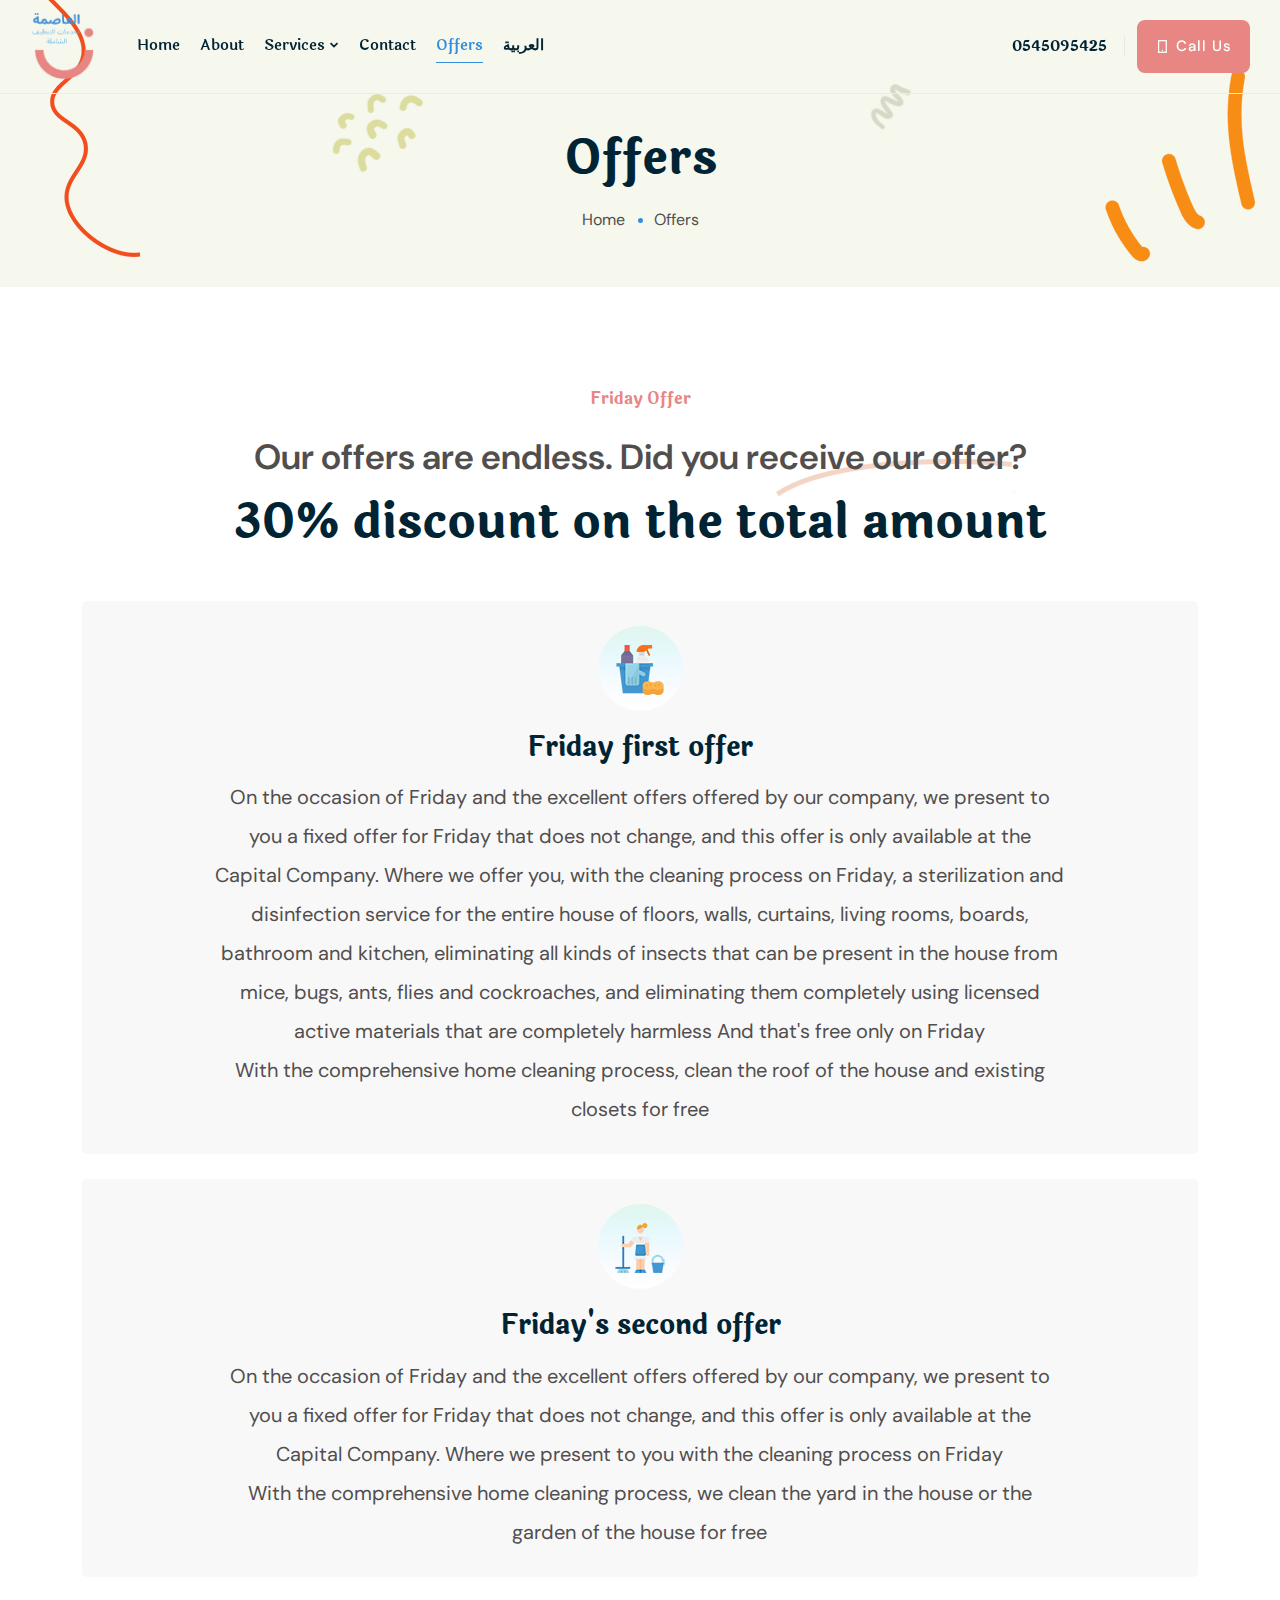
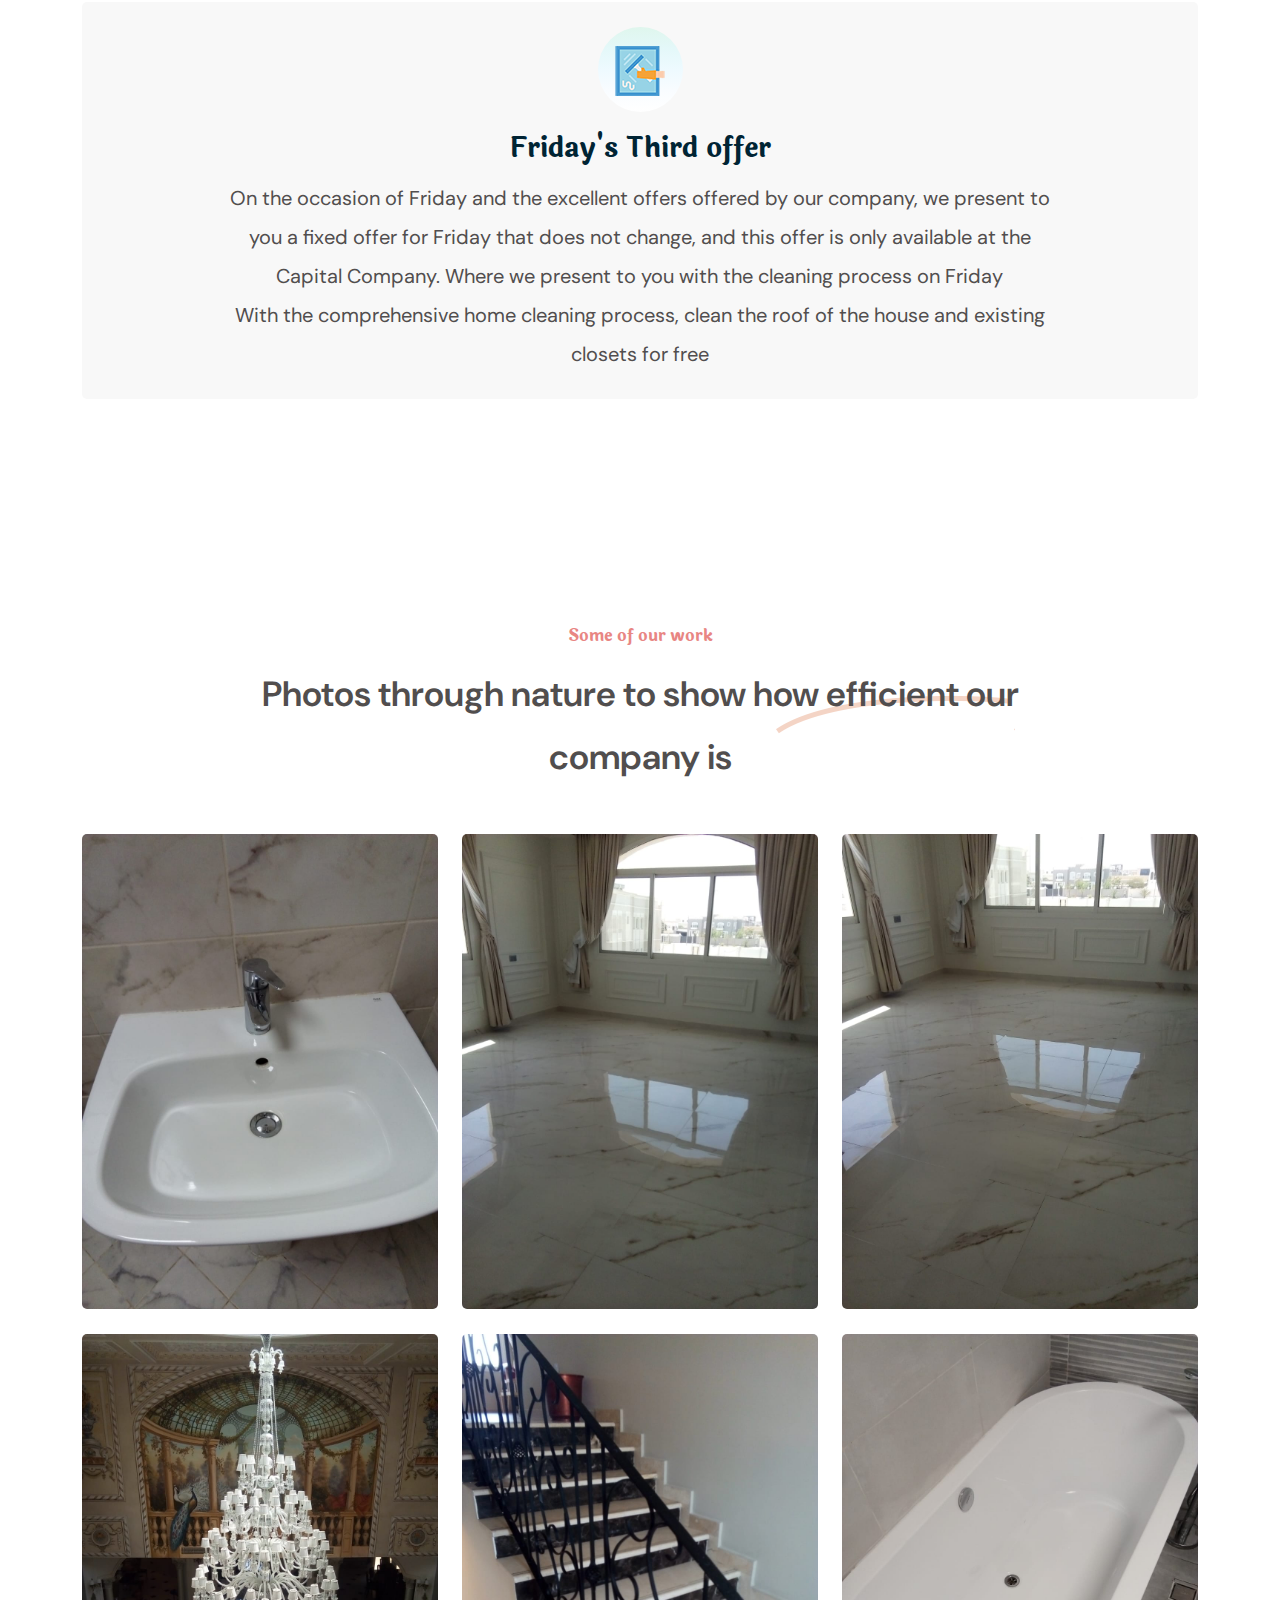
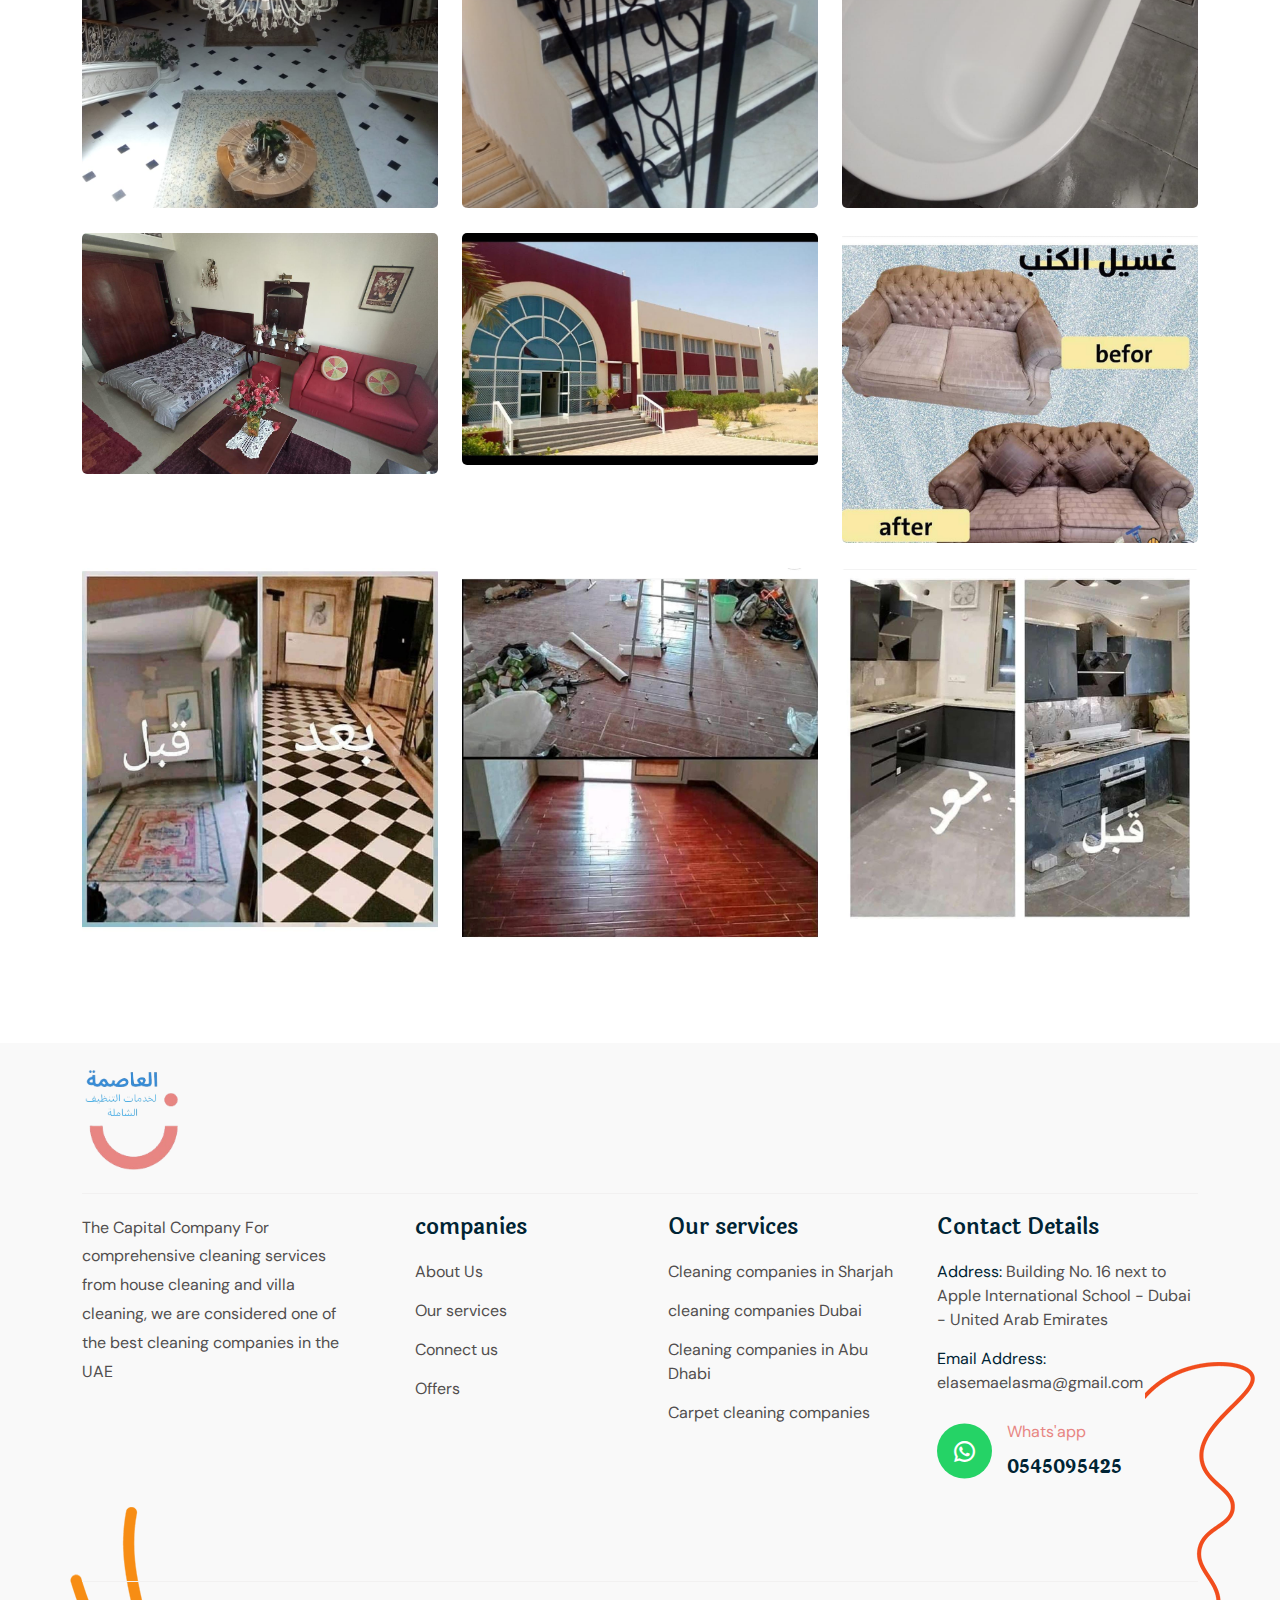
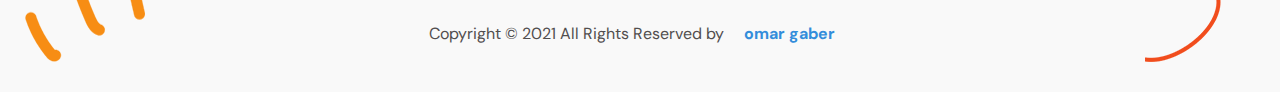
<file: EN/offers.html>
<!doctype html>
<html lang="zxx">

 
<head>

<meta charset="utf-8">
<meta name="viewport" content="width=device-width, initial-scale=1, shrink-to-fit=no">

<link rel="stylesheet" href="../assets/css/bootstrap.min.css">
<link rel="stylesheet" href="../assets/css/aos.css">
<link rel="stylesheet" href="../assets/css/animate.min.css">
<link rel="stylesheet" href="../assets/css/meanmenu.css">
<link rel="stylesheet" href="../assets/css/remixicon.css">
<link rel="stylesheet" href="../assets/css/flaticon.css">
<link rel="stylesheet" href="../assets/css/odometer.min.css">
<link rel="stylesheet" href="../assets/css/owl.carousel.min.css">
<link rel="stylesheet" href="../assets/css/owl.theme.default.min.css">
<link rel="stylesheet" href="../assets/css/jquery-ui.min.css">
<link rel="stylesheet" href="../assets/css/magnific-popup.min.css">
<link rel="stylesheet" href="../assets/css/fancybox.min.css">
<link rel="stylesheet" href="../assets/css/selectize.min.css">
<link rel="stylesheet" href="../assets/css/style.css">
<link rel="stylesheet" href="../assets/css/navbar.css">
<link rel="stylesheet" href="../assets/css/footer.css">
<link rel="stylesheet" href="../assets/css/responsive.css">
<link href="https://fonts.googleapis.com/css2?family=Noto+Kufi+Arabic&display=swap" rel="stylesheet">
<link rel="stylesheet" href="../assets/css/custom.css">
<title>Cleaning company - Sharjah - Dubai - UAE</title>
<link rel="icon" type="image/png" href="../assets/images/favicon.png">
<meta name="description" content="
Abu Dhabi cleaning companies - cleaning companies - home cleaning services - cleaning services - Villa cleaning - Cleaning Abu Dhabi apartments - Abu Dhabi house cleaning - House cleaning companies in Abu Dhabi - Home cleaning companies in Dubai - home cleaning companies Abu Dhabi - home cleaning companies - home cleaning companies - cleaning companies at dubai cleaning companies at Abu Dhabi - cleaning companies dubai -
home cleaning companies of insects - Cleaning companies in Abu Dhabi - company Cleaning Abu Dhabi apartments - Cleaning company in Dubai - House cleaning company in Dubai - house cleaning company in dubai - Villa cleaning company - cleaning company - home cleaning companies - cleaning company water tanks - home cleaning services - Tank washing company - cleaning company and pest control -Cleaning and disinfecting water tanks - 
office cleaning - Home cleaning - Sharjah villas cleaning company - Cleaning companies in Fujairah - Villa cleaning companies - Home cleaning companies in Dubai - House cleaning companies in Sharjah - House cleaning companies in Abu Dhabi - home cleaning companies
cleaning company houses from insects - Best cleaning company - home cleaning services - Villa cleaning company at Sharjah - companies Villa cleaning Sharjah -companies Villa cleaning in Sharjah - cleaning companies in Sharjah - cleaning company sofas and rugs - sharjah home cleaning company - Best cleaning company cleaning services - Cleaning companies Abu Dhabi - Dubai cleaning companies - cleaning companies at Abu Dhabi  Cleaning companies in Sharjah - cleaning companies Dubai - Cleaning companies in  Abu Dhabi - Carpet cleaning companies - Carpet cleaning companies at Abu Dhabi - Sofa cleaning companies 
">
<meta name="keywords" content="
Abu Dhabi cleaning companies - cleaning companies - home cleaning services - cleaning services - Villa cleaning - Cleaning Abu Dhabi apartments - Abu Dhabi house cleaning - House cleaning companies in Abu Dhabi - Home cleaning companies in Dubai - home cleaning companies Abu Dhabi - home cleaning companies - home cleaning companies - cleaning companies at dubai cleaning companies at Abu Dhabi - cleaning companies dubai -
home cleaning companies of insects - Cleaning companies in Abu Dhabi - company Cleaning Abu Dhabi apartments - Cleaning company in Dubai - House cleaning company in Dubai - house cleaning company in dubai - Villa cleaning company - cleaning company - home cleaning companies - cleaning company water tanks - home cleaning services - Tank washing company - cleaning company and pest control -Cleaning and disinfecting water tanks - 
office cleaning - Home cleaning - Sharjah villas cleaning company - Cleaning companies in Fujairah - Villa cleaning companies - Home cleaning companies in Dubai - House cleaning companies in Sharjah - House cleaning companies in Abu Dhabi - home cleaning companies
cleaning company houses from insects - Best cleaning company - home cleaning services - Villa cleaning company at Sharjah - companies Villa cleaning Sharjah -companies Villa cleaning in Sharjah - cleaning companies in Sharjah - cleaning company sofas and rugs - sharjah home cleaning company - Best cleaning company cleaning services - Cleaning companies Abu Dhabi - Dubai cleaning companies - cleaning companies at Abu Dhabi  Cleaning companies in Sharjah - cleaning companies Dubai - Cleaning companies in  Abu Dhabi - Carpet cleaning companies - Carpet cleaning companies at Abu Dhabi - Sofa cleaning companies 
">
<meta name="author" content="
Abu Dhabi cleaning companies - cleaning companies - home cleaning services - cleaning services - Villa cleaning - Cleaning Abu Dhabi apartments - Abu Dhabi house cleaning - House cleaning companies in Abu Dhabi - Home cleaning companies in Dubai - home cleaning companies Abu Dhabi - home cleaning companies - home cleaning companies - cleaning companies at dubai cleaning companies at Abu Dhabi - cleaning companies dubai -
home cleaning companies of insects - Cleaning companies in Abu Dhabi - company Cleaning Abu Dhabi apartments - Cleaning company in Dubai - House cleaning company in Dubai - house cleaning company in dubai - Villa cleaning company - cleaning company - home cleaning companies - cleaning company water tanks - home cleaning services - Tank washing company - cleaning company and pest control -Cleaning and disinfecting water tanks - 
office cleaning - Home cleaning - Sharjah villas cleaning company - Cleaning companies in Fujairah - Villa cleaning companies - Home cleaning companies in Dubai - House cleaning companies in Sharjah - House cleaning companies in Abu Dhabi - home cleaning companies
cleaning company houses from insects - Best cleaning company - home cleaning services - Villa cleaning company at Sharjah - companies Villa cleaning Sharjah -companies Villa cleaning in Sharjah - cleaning companies in Sharjah - cleaning company sofas and rugs - sharjah home cleaning company - Best cleaning company cleaning services - Cleaning companies Abu Dhabi - Dubai cleaning companies - cleaning companies at Abu Dhabi  Cleaning companies in Sharjah - cleaning companies Dubai - Cleaning companies in  Abu Dhabi - Carpet cleaning companies - Carpet cleaning companies at Abu Dhabi - Sofa cleaning companies 
">
<meta name="theme-color" content="#338ddb" />
</head>
<body>

<header class="navbar-area navbar-style-two fixed-top">
<div class="main-responsive-nav">
<div class="container">
<div class="main-responsive-menu">
<div class="logo">
<a href="index.html">
<img src="../assets/images/logo.png" alt="logo">
</a>
</div>
<a href="tel:0545095425" target="_blank" class="default-btn"><i class="ri-smartphone-line"></i> كلمنا بضغطه زر</a>
</div>
</div>
</div>
<div class="main-navbar">
<div class="container-fluid">
<nav class="navbar navbar-expand-md navbar-light">
<a class="navbar-brand" href="index.html">
<img src="../assets/images/logo.png" alt="logo">
</a>
<div class="collapse navbar-collapse mean-menu" id="navbarSupportedContent">
<ul class="navbar-nav me-auto">
<li class="nav-item">
<a href="index.html" class="nav-link">
Home
</a>
 </li>
<li class="nav-item">
<a href="about.html" class="nav-link">
    About
</a>
</li>
<li class="nav-item">
<a href="#" class="nav-link">
Services
<i class="ri-arrow-down-s-line"></i>
</a>
<ul class="dropdown-menu">
    <li class="nav-item"><h1><a href="services-details.html" class="nav-link">cleaning companies</a></li>
        <li class="nav-item"><h1><a href="services-details.html" class="nav-link">Cleaning companies Abu Dhabi</a></h1></li>
        <li class="nav-item"><h1><a href="services-details.html" class="nav-link">Dubai cleaning companies </a></h1></li>
        <li class="nav-item"><h1><a href="services-details.html" class="nav-link">cleaning companies at Abu Dhabi</a></h1></li>
        <li class="nav-item"><h1><a href="services-details.html" class="nav-link">Cleaning companies in Sharjah</a></h1></li>
        <li class="nav-item"><h1><a href="services-details.html" class="nav-link">cleaning companies Dubai</a></h1></li>
        <li class="nav-item"><h1><a href="services-details.html" class="nav-link">Carpet cleaning companies</a></h1></li>
        <li class="nav-item"><h1><a href="services-details.html" class="nav-link">Carpet cleaning companies Abu Dhabi</a></h1></li>
        <li class="nav-item"><h1><a href="services-details.html" class="nav-link">Sofa cleaning companies</a></h1></li>
        <li class="nav-item"><h1><a href="services-details.html" class="nav-link">home cleaning companies</a></h1></li>
        <li class="nav-item"><h1><a href="services-details.html" class="nav-link">House cleaning companies in Abu Dhabi</a></h1></li>
        <li class="nav-item"><h1><a href="services-details.html" class="nav-link">House cleaning companies in Sharjah</a></h1></li>
        <li class="nav-item"><h1><a href="services-details.html" class="nav-link">Home cleaning companies in Dubai</a></h1></li>
        <li class="nav-item"><h1><a href="services-details.html" class="nav-link">Villa cleaning companies</a></h1></li>
        <li class="nav-item"><h1><a href="services-details.html" class="nav-link">Cleaning companies in Fujairah</a></h1></li>
        <li class="nav-item"><h1><a href="services-details.html" class="nav-link">Sharjah villas cleaning company</a></h1></li>
        <li class="nav-item"><h1><a href="services-details.html" class="nav-link">office cleaning</a></h1></li>
        <li class="nav-item"><h1><a href="services-details.html" class="nav-link">house cleaning</a></h1></li>
        <li class="nav-item"><h1><a href="services-details.html" class="nav-link">Abu Dhabi house cleaning</a></h1></li>
        <li class="nav-item"><h1><a href="services-details.html" class="nav-link">Cleaning Abu Dhabi apartments</a></h1></li>
        <li class="nav-item"><h1><a href="services-details.html" class="nav-link">cleaning services</a></h1></li>
        <li class="nav-item"><h1><a href="services-details.html" class="nav-link">home cleaning services</a></h1></li>
        <li class="nav-item"><h1><a href="services-details.html" class="nav-link">Abu Dhabi cleaning companies</a></h1></li>
        <li class="nav-item"><h1><a href="services-details.html" class="nav-link">home cleaning companies</a></h1></li>
        <li class="nav-item"><h1><a href="services-details.html" class="nav-link">home cleaning companies</a></h1></li>
        <li class="nav-item"><h1><a href="services-details.html" class="nav-link">home cleaning companies Abu Dhabi</a></h1></li>
        <li class="nav-item"><h1><a href="services-details.html" class="nav-link">House cleaning companies in Abu Dhabi</a></h1></li>
        <li class="nav-item"><h1><a href="services-details.html" class="nav-link">Home cleaning companies in Dubai</a></h1></li>
        <li class="nav-item"><h1><a href="services-details.html" class="nav-link">home cleaning companies of insects</a></h1></li>
        <li class="nav-item"><h1><a href="services-details.html" class="nav-link">Cleaning companies in Abu Dhabi</a></h1></li>
        <li class="nav-item"><h1><a href="services-details.html" class="nav-link"> Cleaning Abu Dhabi apartments</a></h1></li>
        <li class="nav-item"><h1><a href="services-details.html" class="nav-link">Cleaning company in Dubai</a></h1></li>
        <li class="nav-item"><h1><a href="services-details.html" class="nav-link">House cleaning company in Dubai</a></h1></li>
        <li class="nav-item"><h1><a href="services-details.html" class="nav-link">house cleaning company in dubai</a></h1></li>
        <li class="nav-item"><h1><a href="services-details.html" class="nav-link">Villa cleaning company</a></h1></li>
        <li class="nav-item"><h1><a href="services-details.html" class="nav-link">cleaning company</a></h1></li>
        <li class="nav-item"><h1><a href="services-details.html" class="nav-link">home cleaning companies</a></h1></li>
        <li class="nav-item"><h1><a href="services-details.html" class="nav-link">cleaning company lockers</a></h1></li>
        <li class="nav-item"><h1><a href="services-details.html" class="nav-link">home cleaning services</a></h1></li>
        <li class="nav-item"><h1><a href="services-details.html" class="nav-link">Tank washing company</a></h1></li>
        <li class="nav-item"><h1><a href="services-details.html" class="nav-link">cleaning company and pest control</a></h1></li>
        <li class="nav-item"><h1><a href="services-details.html" class="nav-link">Cleaning and disinfecting water tanks</a></h1></li>
        <li class="nav-item"><h1><a href="services-details.html" class="nav-link">cleaning company houses from insects</a></h1></li>
        <li class="nav-item"><h1><a href="services-details.html" class="nav-link">Best cleaning company</a></h1></li>
        <li class="nav-item"><h1><a href="services-details.html" class="nav-link">home cleaning services</a></h1></li>
        <li class="nav-item"><h1><a href="services-details.html" class="nav-link">Villa cleaning company at Sharjah</a></h1></li>
        <li class="nav-item"><h1><a href="services-details.html" class="nav-link">Villa cleaning company Sharjah</a></h1></li>
        <li class="nav-item"><h1><a href="services-details.html" class="nav-link">cleaning company sofas and rugs</a></h1></li>
        <li class="nav-item"><h1><a href="services-details.html" class="nav-link">sharjah home cleaning company</a></h1></li>
        <li class="nav-item"><h1><a href="services-details.html" class="nav-link">Best cleaning company</a></h1></li>
        <li class="nav-item"><h1><a href="services-details.html" class="nav-link">cleaning services</a></h1></li>
</ul>
</li>

<li class="nav-item">
<a href="contact.html" class="nav-link">Contact</a>
</li>
<li class="nav-item">
    <a href="offers.html" class="nav-link active">Offers</a>
    </li>
     <li class="nav-item">
        <a href="../offers.html" class="nav-link">العربية</a>
        </li>

</ul>
<div class="others-options d-flex align-items-center">
<div class="option-item">
<a href="tel:0545095425" class="phone-number">0545095425</a>
</div>
<div class="option-item">
<a href="tel:0545095425" target="_blank" class="default-btn"><i class="ri-smartphone-line"></i> Call Us</a>
</div>
</div>
</div>
</nav>
</div>
</div>
<div class="others-option-for-responsive">
<div class="container">
<div class="dot-menu">
<div class="inner">
<div class="circle circle-one"></div>
<div class="circle circle-two"></div>
<div class="circle circle-three"></div>
</div>
</div>
<div class="container">
<div class="option-inner">
<div class="others-options d-flex align-items-center">
<div class="option-item">
<a href="tel:0545095425" class="phone-number">0545095425</a>
</div>
<div class="option-item">
<a href="contact.html" class="default-btn"><i class="ri-chat-1-line"></i> Call Us</a>
</div>
 </div>
</div>
</div>
</div>
</div>
</header>




<div class="page-banner-area">
    <div class="container">
    <div class="page-banner-content">
    <h2>Offers</h2>
    <ul>
    <li>
    <a href="index.html">Home</a>
    </li>
    <li>Offers</li>
    </ul>
    </div>
    </div>
    <div class="page-banner-shape-1" data-speed="0.05" data-revert="true">
    <img src="../assets/images/page-banner/shape-1.png" alt="image">
    </div>
    <div class="page-banner-shape-2" data-speed="0.07" data-revert="true">
    <img src="../assets/images/page-banner/shape-2.png" alt="image">
    </div>
    <div class="page-banner-shape-3" data-speed="0.06" data-revert="true">
    <img src="../assets/images/page-banner/shape-3.png" alt="image">
    </div>
    <div class="page-banner-shape-4" data-speed="0.09" data-revert="true">
    <img src="../assets/images/page-banner/shape-4.png" alt="image">
    </div>
    </div>
    
    
    <div class="services-area ptb-100">
    <div class="container">
    <div class="section-title">
    <span>Friday Offer</span>
    <h2><p>Our offers are endless. Did you receive our offer?</p> 30% discount on the total amount</h2>
    </div>
    <div class="row justify-content-center">
    <div class="col-lg-12">
    <div class="single-services-card offerCard  bg-f8f8f8">
    <div class="image">
     <img src="../assets/images/services/services-8.png" alt="image">
    </div>
    <h3>
        <a>Friday first offer</a>
    </h3>
    <p>On the occasion of Friday and the excellent offers offered by our company, we present to you a fixed offer for Friday that does not change, and this offer is only available at the Capital Company.
        Where we offer you, with the cleaning process on Friday, a sterilization and disinfection service for the entire house of floors, walls, curtains, living rooms, boards, bathroom and kitchen, eliminating all kinds of insects that can be present in the house from mice, bugs, ants, flies and cockroaches, and eliminating them completely using licensed active materials that are completely harmless And that's free only on Friday</p>
    
    <p>With the comprehensive home cleaning process, clean the roof of the house and existing closets for free</p>
    </div>
    </div>
    <div class="col-lg-12">
        <div class="single-services-card offerCard bg-f8f8f8">
        <div class="image">
         <img src="../assets/images/services/services-1.png" alt="image">
        </div>
        <h3>
            <a>Friday's second offer</a>
        </h3>
        <p>On the occasion of Friday and the excellent offers offered by our company, we present to you a fixed offer for Friday that does not change, and this offer is only available at the Capital Company. Where we present to you with the cleaning process on Friday</p>
    
        <p>
            With the comprehensive home cleaning process, we clean the yard in the house or the garden of the house for free</p>
        
        </div>
        </div>
        <div class="col-lg-12">
            <div class="single-services-card offerCard  bg-f8f8f8">
            <div class="image">
             <img src="../assets/images/services/services-3.png" alt="image">
            </div>
            <h3>
                <a> Friday's Third offer</a>
            </h3>
          <p>On the occasion of Friday and the excellent offers offered by our company, we present to you a fixed offer for Friday that does not change, and this offer is only available at the Capital Company. Where we present to you with the cleaning process on Friday</p>
            <p>With the comprehensive home cleaning process, clean the roof of the house and existing closets for free</p>
            </div>
            </div>
    </div>
    </div>
    </div>
    
    <div class="gallery-area pt-100 pb-75">
        <div class="container">
            <div class="section-title">
                <span>Some of our work</span>
                <h2><p>Photos through nature to show how efficient our company is</p></h2>
                </div>
        <div class="row justify-content-center">
        <div class="col-lg-4 col-md-6">
        <div class="single-gallery-item">
        <a data-fancybox="gallery" href="../assets/images/gallery/1.jfif">
        <img src="../assets/images/gallery/1.jfif" alt="image">
        </a>
        </div>
        </div>
        <div class="col-lg-4 col-md-6">
        <div class="single-gallery-item">
        <a data-fancybox="gallery" href="../assets/images/gallery/2.jfif">
        <img src="../assets/images/gallery/2.jfif" alt="image">
        </a>
        </div>
        </div>
        <div class="col-lg-4 col-md-6">
        <div class="single-gallery-item">
        <a data-fancybox="gallery" href="../assets/images/gallery/6.jfif">
        <img src="../assets/images/gallery/6.jfif" alt="image">
        </a>
        </div>
        </div>
    
        <div class="col-lg-4 col-md-6">
        <div class="single-gallery-item">
        <a data-fancybox="gallery" href="../assets/images/gallery/7.jfif">
        <img src="../assets/images/gallery/7.jfif" alt="image">
        </a>
        </div>
        </div>
        <div class="col-lg-4 col-md-6">
        <div class="single-gallery-item">
        <a data-fancybox="gallery" href="../assets/images/gallery/8.jfif">
        <img src="../assets/images/gallery/8.jfif" alt="image">
        </a>
        </div>
        </div>
        <div class="col-lg-4 col-md-6">
        <div class="single-gallery-item">
        <a data-fancybox="gallery" href="../assets/images/gallery/11.jfif">
        <img src="../assets/images/gallery/11.jfif" alt="image">
        </a>
        </div>
    </div>
    <div class="col-lg-4 col-md-6">
        <div class="single-gallery-item">
        <a data-fancybox="gallery" href="../assets/images/gallery/4.jfif">
         <img src="../assets/images/gallery/4.jfif" alt="image">
        </a>
        </div>
        </div>
        <div class="col-lg-4 col-md-6">
        <div class="single-gallery-item">
        <a data-fancybox="gallery" href="../assets/images/gallery/10.jfif">
        <img src="../assets/images/gallery/10.jfif" alt="image">
        </a>
        </div>
        </div>
        <div class="col-lg-4 col-md-6">
        <div class="single-gallery-item">
        <a data-fancybox="gallery" href="../assets/images/gallery/3.jfif">
        <img src="../assets/images/gallery/3.jfif" alt="image">
        </a>
        </div>
        </div>
        <div class="col-lg-4 col-md-6">
            <div class="single-gallery-item">
            <a data-fancybox="gallery" href="../assets/images/gallery/5.jfif">
            <img src="../assets/images/gallery/5.jfif" alt="image">
            </a>
            </div>
            </div>
       
            <div class="col-lg-4 col-md-6">
            <div class="single-gallery-item">
            <a data-fancybox="gallery" href="../assets/images/gallery/9.jfif">
            <img src="../assets/images/gallery/9.jfif" alt="image">
            </a>
            </div>
            </div>
            <div class="col-lg-4 col-md-6">
            <div class="single-gallery-item">
            <a data-fancybox="gallery" href="../assets/images/gallery/12.jfif">
            <img src="../assets/images/gallery/12.jfif" alt="image">
            </a>
            </div>
        </div>
        </div>
        </div>
        </div>
<footer class="footer-area pt-4">
<div class="container">
<div class="footer-top-box d-flex justify-content-between align-items-center">
<div class="footer-widget-logo">
<a href="index.html"><img src="../assets/images/logo.png" alt="image"></a>
</div>

</div>
<div class="row justify-content-center">
<div class="col-lg-3 col-sm-6">
<div class="single-footer-widget">
    <p>The Capital Company
        For comprehensive cleaning services from house cleaning and villa cleaning, we are considered one of the best cleaning companies in the UAE
       </p>
</div>
</div>
<div class="col-lg-3 col-sm-6">
<div class="single-footer-widget ps-5">
<h3>companies</h3>
<ul class="quick-links">
<li><a href="about.html">About Us</a></li>
<li><a href="services-details.html">Our services</a></li>
<li><a href="contact.html">Connect us</a></li>
<li><a href="offers.html">Offers</a></li>
</ul>
</div>
</div>
<div class="col-lg-3 col-sm-6">
<div class="single-footer-widget ps-3">
<h3>Our services</h3>
<ul class="quick-links">
<li><a href="services-details.html">Cleaning companies in Sharjah</a></li>
<li><a href="services-details.html">cleaning companies Dubai</a></li>
<li><a href="services-details.html">Cleaning companies in  Abu Dhabi</a></li>
<li><a href="services-details.html">Carpet cleaning companies</a></li>
</ul>
</div>
</div>
<div class="col-lg-3 col-sm-6">
<div class="single-footer-widget">
<h3>Contact Details</h3>
<ul class="quick-links">
<li><a href="https://goo.gl/maps/xq5qkcpwwcuva2Fx5" target="_blank"><span>Address:</span> Building No. 16 next to Apple International School - Dubai - United Arab Emirates</a></li>
<li><span>Email Address:</span> elasemaelasma@gmail.com</a></li>
</ul>
<div class="footer-information">
<i class="ri-whatsapp-line"></i>
<span>Whats'app</span>
<a href="https://wa.me/0545095425">0545095425 </a>
</div>
</div>
</div>
</div>
</div>
<div class="copyright-area">
<div class="container">
<div class="copyright-area-content">
<p>
Copyright © 2021  All Rights Reserved by
<a href="http://omargaber.site/" target="_blank" class="nav-link">omar gaber</a>
        </li>
        </li>
</p>
</div>
</div>
</div>
<div class="footer-shape-1" data-speed="0.08" data-revert="true">
<img src="../assets/images/footer/shape-2.png" alt="image">
</div>
<div class="footer-shape-2" data-speed="0.08" data-revert="true">
<img src="../assets/images/footer/shape-3.png" alt="image">
</div>
</footer>


<div class="go-top">
<i class="ri-arrow-up-s-line"></i>
</div>


<script src="../assets/js/jquery.min.js"></script>
<script src="../assets/js/bootstrap.bundle.min.js"></script>
<script src="../assets/js/jquery.meanmenu.js"></script>
<script src="../assets/js/owl.carousel.min.js"></script>
<script src="../assets/js/jquery.appear.js"></script>
<script src="../assets/js/odometer.min.js"></script>
<script src="../assets/js/jquery.magnific-popup.min.js"></script>
<script src="../assets/js/fancybox.min.js"></script>
<script src="../assets/js/jquery-ui.js"></script>
<script src="../assets/js/selectize.min.js"></script>
<script src="../assets/js/TweenMax.min.js"></script>
<script src="../assets/js/aos.js"></script>
<script src="../assets/js/jquery.ajaxchimp.min.js"></script>
<script src="../assets/js/form-validator.min.js"></script>
<script src="../assets/js/contact-form-script.js"></script>
<script src="../assets/js/wow.min.js"></script>
<script src="../assets/js/main.js"></script>
</body>


</html>
</file>
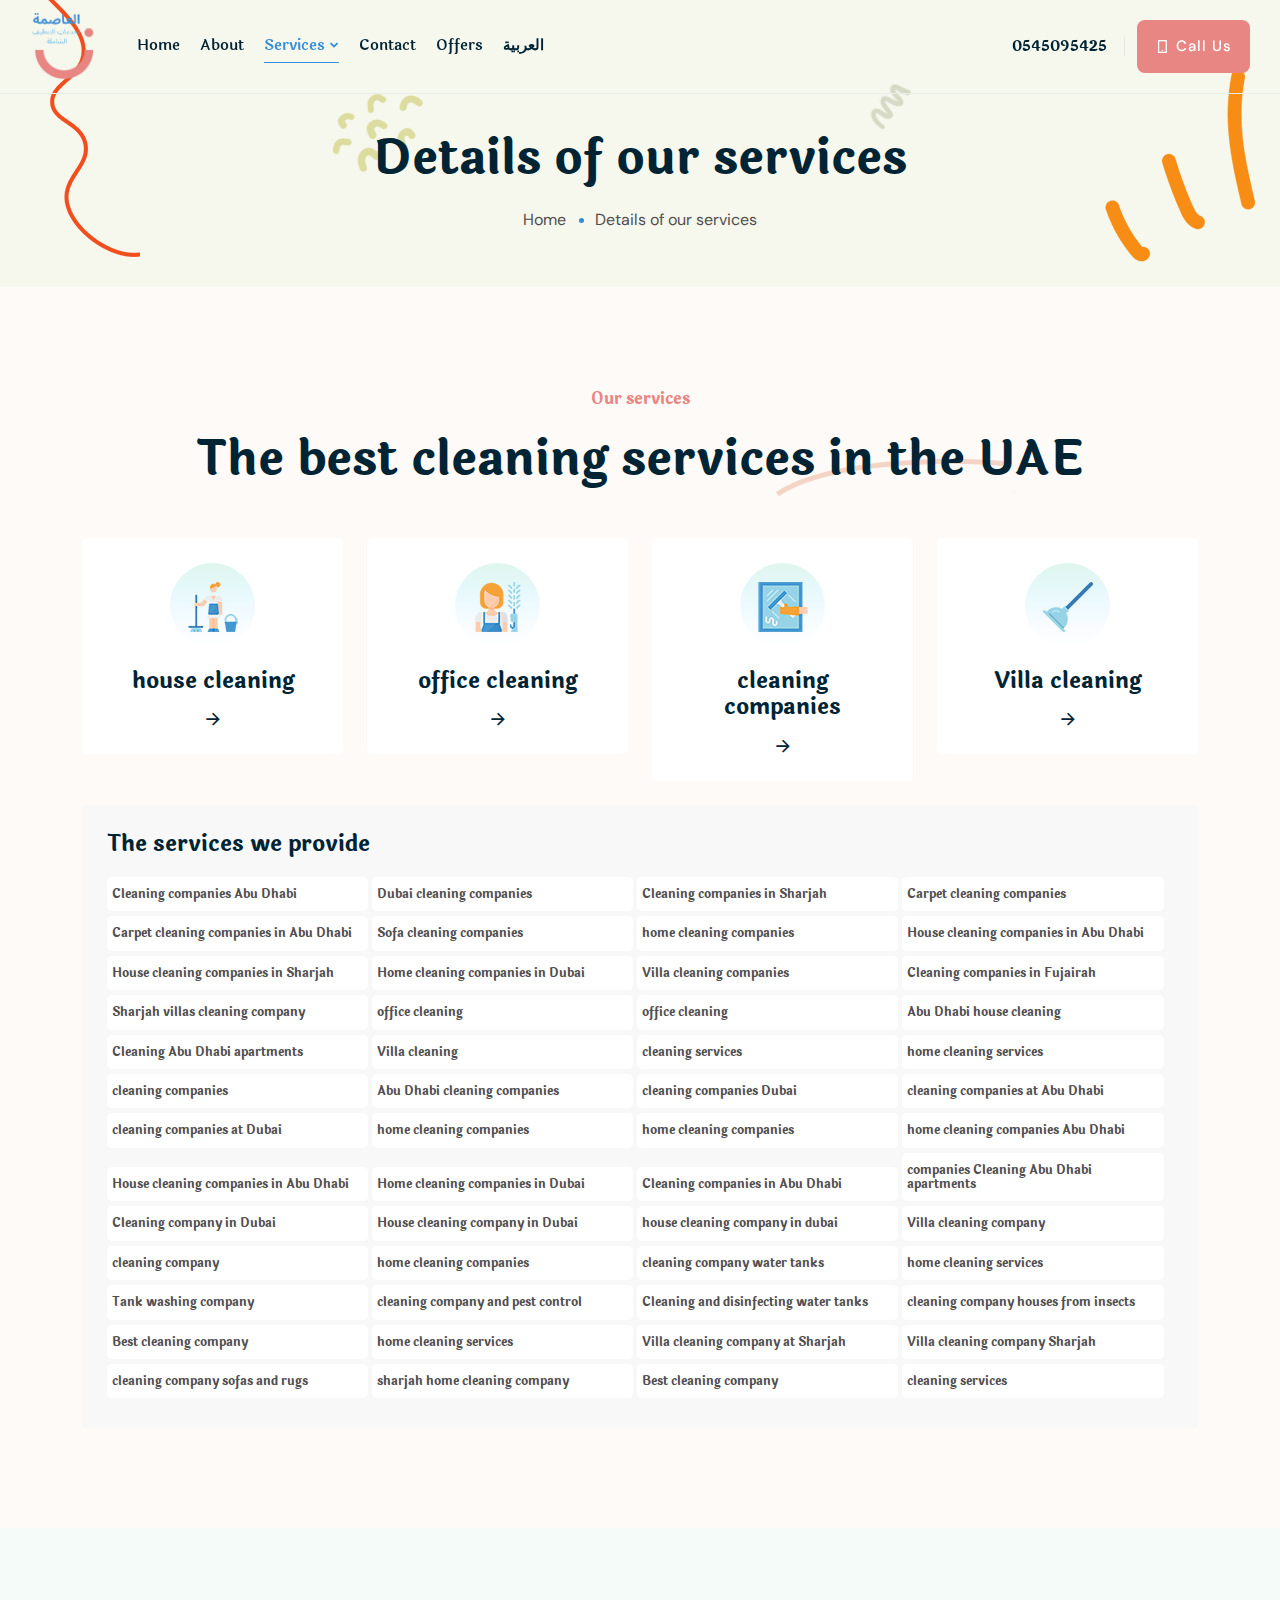
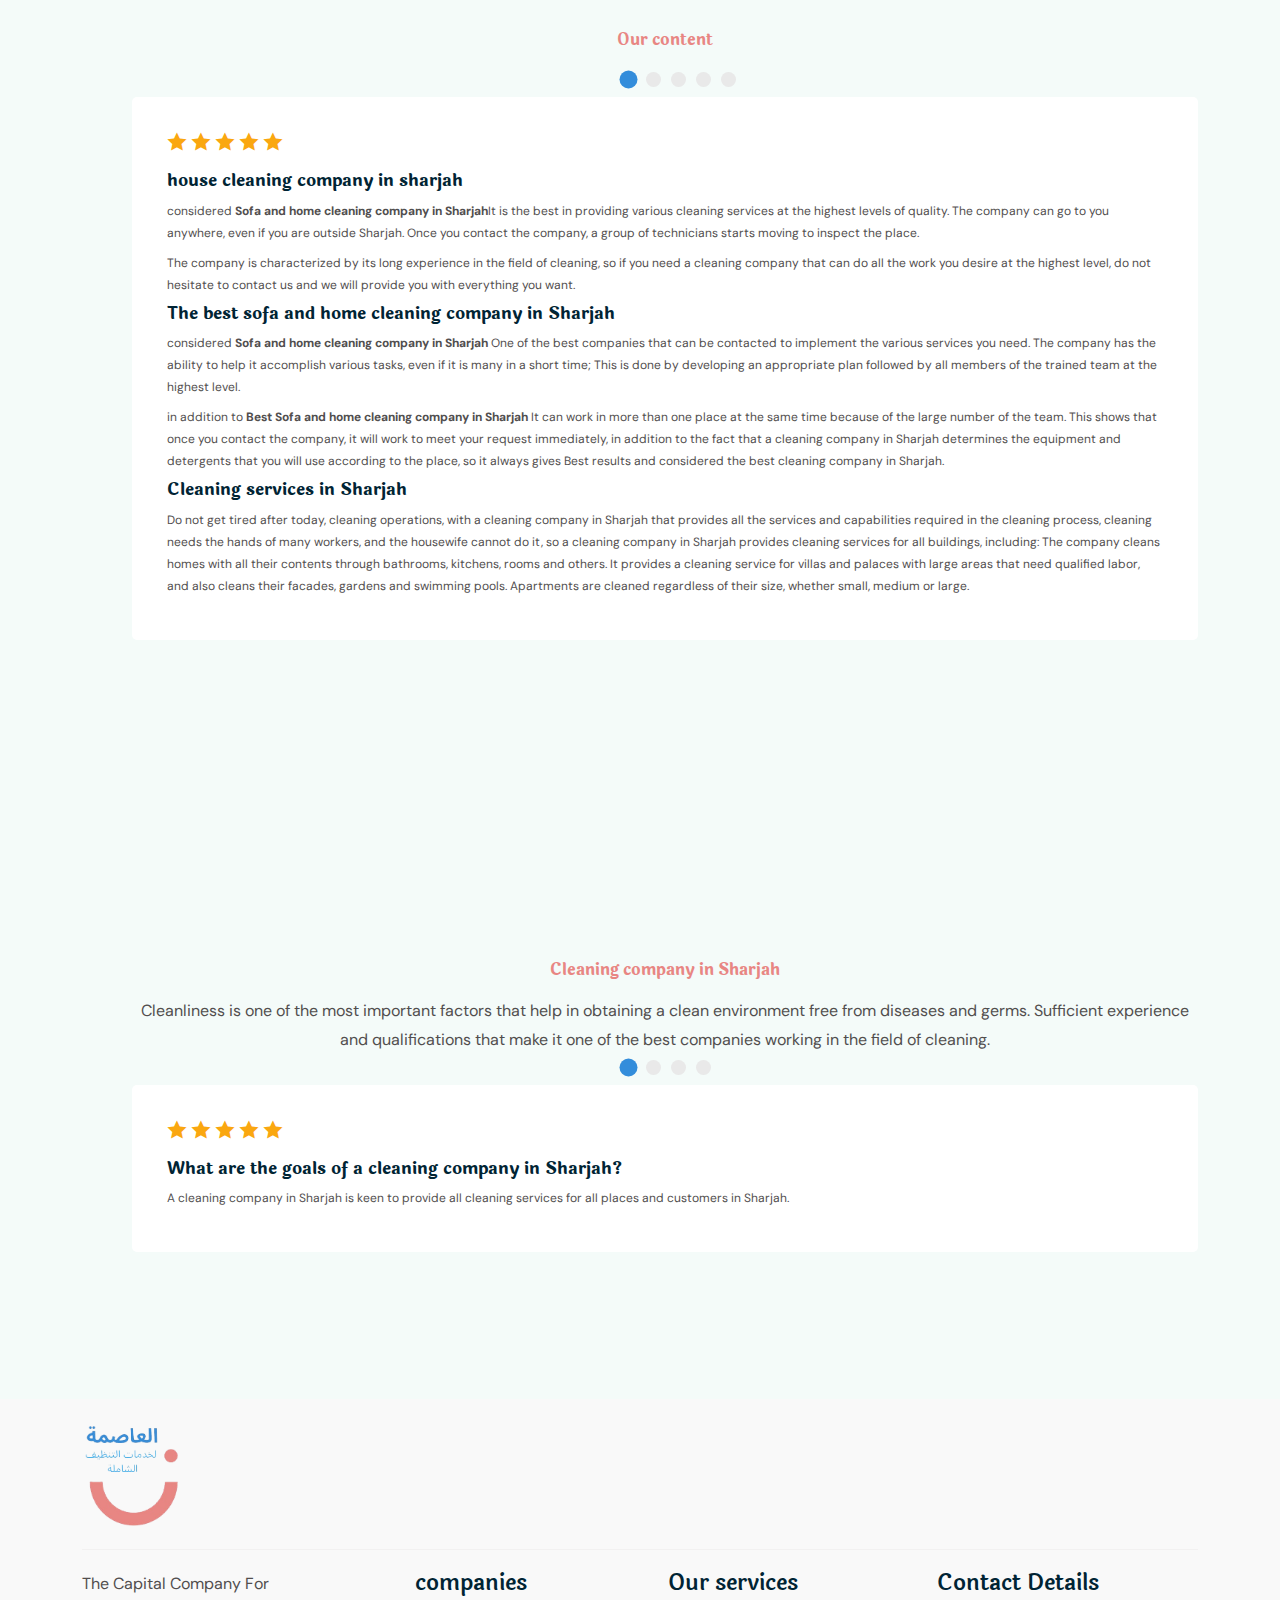
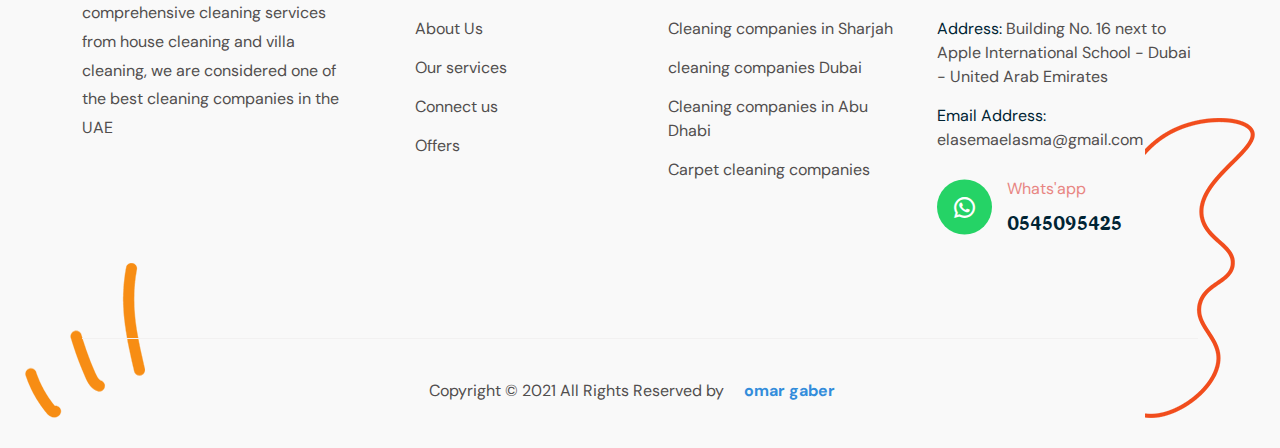
<file: EN/services-details.html>
<!doctype html>
<html lang="zxx">

 
<head>

<meta charset="utf-8">
<meta name="viewport" content="width=device-width, initial-scale=1, shrink-to-fit=no">

<link rel="stylesheet" href="../assets/css/bootstrap.min.css">
<link rel="stylesheet" href="../assets/css/aos.css">
<link rel="stylesheet" href="../assets/css/animate.min.css">
<link rel="stylesheet" href="../assets/css/meanmenu.css">
<link rel="stylesheet" href="../assets/css/remixicon.css">
<link rel="stylesheet" href="../assets/css/flaticon.css">
<link rel="stylesheet" href="../assets/css/odometer.min.css">
<link rel="stylesheet" href="../assets/css/owl.carousel.min.css">
<link rel="stylesheet" href="../assets/css/owl.theme.default.min.css">
<link rel="stylesheet" href="../assets/css/jquery-ui.min.css">
<link rel="stylesheet" href="../assets/css/magnific-popup.min.css">
<link rel="stylesheet" href="../assets/css/fancybox.min.css">
<link rel="stylesheet" href="../assets/css/selectize.min.css">
<link rel="stylesheet" href="../assets/css/style.css">
<link rel="stylesheet" href="../assets/css/navbar.css">
<link rel="stylesheet" href="../assets/css/footer.css">
<link rel="stylesheet" href="../assets/css/responsive.css">
<link href="https://fonts.googleapis.com/css2?family=Noto+Kufi+Arabic&display=swap" rel="stylesheet">
<link rel="stylesheet" href="../assets/css/custom.css">
<title>Cleaning company - Sharjah - Dubai - UAE</title>
<link rel="icon" type="image/png" href="../assets/images/favicon.png">
<meta name="description" content="
Abu Dhabi cleaning companies - cleaning companies - home cleaning services - cleaning services - Villa cleaning - Cleaning Abu Dhabi apartments - Abu Dhabi house cleaning - House cleaning companies in Abu Dhabi - Home cleaning companies in Dubai - home cleaning companies Abu Dhabi - home cleaning companies - home cleaning companies - cleaning companies at dubai cleaning companies at Abu Dhabi - cleaning companies dubai -
home cleaning companies of insects - Cleaning companies in Abu Dhabi - company Cleaning Abu Dhabi apartments - Cleaning company in Dubai - House cleaning company in Dubai - house cleaning company in dubai - Villa cleaning company - cleaning company - home cleaning companies - cleaning company water tanks - home cleaning services - Tank washing company - cleaning company and pest control -Cleaning and disinfecting water tanks - 
office cleaning - Home cleaning - Sharjah villas cleaning company - Cleaning companies in Fujairah - Villa cleaning companies - Home cleaning companies in Dubai - House cleaning companies in Sharjah - House cleaning companies in Abu Dhabi - home cleaning companies
cleaning company houses from insects - Best cleaning company - home cleaning services - Villa cleaning company at Sharjah - companies Villa cleaning Sharjah -companies Villa cleaning in Sharjah - cleaning companies in Sharjah - cleaning company sofas and rugs - sharjah home cleaning company - Best cleaning company cleaning services - Cleaning companies Abu Dhabi - Dubai cleaning companies - cleaning companies at Abu Dhabi  Cleaning companies in Sharjah - cleaning companies Dubai - Cleaning companies in  Abu Dhabi - Carpet cleaning companies - Carpet cleaning companies at Abu Dhabi - Sofa cleaning companies 
">
<meta name="keywords" content="
Abu Dhabi cleaning companies - cleaning companies - home cleaning services - cleaning services - Villa cleaning - Cleaning Abu Dhabi apartments - Abu Dhabi house cleaning - House cleaning companies in Abu Dhabi - Home cleaning companies in Dubai - home cleaning companies Abu Dhabi - home cleaning companies - home cleaning companies - cleaning companies at dubai cleaning companies at Abu Dhabi - cleaning companies dubai -
home cleaning companies of insects - Cleaning companies in Abu Dhabi - company Cleaning Abu Dhabi apartments - Cleaning company in Dubai - House cleaning company in Dubai - house cleaning company in dubai - Villa cleaning company - cleaning company - home cleaning companies - cleaning company water tanks - home cleaning services - Tank washing company - cleaning company and pest control -Cleaning and disinfecting water tanks - 
office cleaning - Home cleaning - Sharjah villas cleaning company - Cleaning companies in Fujairah - Villa cleaning companies - Home cleaning companies in Dubai - House cleaning companies in Sharjah - House cleaning companies in Abu Dhabi - home cleaning companies
cleaning company houses from insects - Best cleaning company - home cleaning services - Villa cleaning company at Sharjah - companies Villa cleaning Sharjah -companies Villa cleaning in Sharjah - cleaning companies in Sharjah - cleaning company sofas and rugs - sharjah home cleaning company - Best cleaning company cleaning services - Cleaning companies Abu Dhabi - Dubai cleaning companies - cleaning companies at Abu Dhabi  Cleaning companies in Sharjah - cleaning companies Dubai - Cleaning companies in  Abu Dhabi - Carpet cleaning companies - Carpet cleaning companies at Abu Dhabi - Sofa cleaning companies 
">
<meta name="author" content="
Abu Dhabi cleaning companies - cleaning companies - home cleaning services - cleaning services - Villa cleaning - Cleaning Abu Dhabi apartments - Abu Dhabi house cleaning - House cleaning companies in Abu Dhabi - Home cleaning companies in Dubai - home cleaning companies Abu Dhabi - home cleaning companies - home cleaning companies - cleaning companies at dubai cleaning companies at Abu Dhabi - cleaning companies dubai -
home cleaning companies of insects - Cleaning companies in Abu Dhabi - company Cleaning Abu Dhabi apartments - Cleaning company in Dubai - House cleaning company in Dubai - house cleaning company in dubai - Villa cleaning company - cleaning company - home cleaning companies - cleaning company water tanks - home cleaning services - Tank washing company - cleaning company and pest control -Cleaning and disinfecting water tanks - 
office cleaning - Home cleaning - Sharjah villas cleaning company - Cleaning companies in Fujairah - Villa cleaning companies - Home cleaning companies in Dubai - House cleaning companies in Sharjah - House cleaning companies in Abu Dhabi - home cleaning companies
cleaning company houses from insects - Best cleaning company - home cleaning services - Villa cleaning company at Sharjah - companies Villa cleaning Sharjah -companies Villa cleaning in Sharjah - cleaning companies in Sharjah - cleaning company sofas and rugs - sharjah home cleaning company - Best cleaning company cleaning services - Cleaning companies Abu Dhabi - Dubai cleaning companies - cleaning companies at Abu Dhabi  Cleaning companies in Sharjah - cleaning companies Dubai - Cleaning companies in  Abu Dhabi - Carpet cleaning companies - Carpet cleaning companies at Abu Dhabi - Sofa cleaning companies 
">
<meta name="theme-color" content="#338ddb" />
</head>
<body>

<header class="navbar-area navbar-style-two fixed-top">
<div class="main-responsive-nav">
<div class="container">
<div class="main-responsive-menu">
<div class="logo">
<a href="index.html">
<img src="../assets/images/logo.png" alt="logo">
</a>
</div>
<a href="tel:0545095425" target="_blank" class="default-btn"><i class="ri-smartphone-line"></i> كلمنا بضغطه زر</a>
</div>
</div>
</div>
<div class="main-navbar">
<div class="container-fluid">
<nav class="navbar navbar-expand-md navbar-light">
<a class="navbar-brand" href="index.html">
<img src="../assets/images/logo.png" alt="logo">
</a>
<div class="collapse navbar-collapse mean-menu" id="navbarSupportedContent">
<ul class="navbar-nav me-auto">
<li class="nav-item">
<a href="index.html" class="nav-link">
Home
</a>
 </li>
<li class="nav-item">
<a href="about.html" class="nav-link">
    About
</a>
</li>
<li class="nav-item">
<a href="#" class="nav-link active">
Services
<i class="ri-arrow-down-s-line"></i>
</a>
<ul class="dropdown-menu">
    <li class="nav-item"><h1><a href="services-details.html" class="nav-link">cleaning companies</a></li>
        <li class="nav-item"><h1><a href="services-details.html" class="nav-link">Cleaning companies Abu Dhabi</a></h1></li>
        <li class="nav-item"><h1><a href="services-details.html" class="nav-link">Dubai cleaning companies </a></h1></li>
        <li class="nav-item"><h1><a href="services-details.html" class="nav-link">cleaning companies at Abu Dhabi</a></h1></li>
        <li class="nav-item"><h1><a href="services-details.html" class="nav-link">Cleaning companies in Sharjah</a></h1></li>
        <li class="nav-item"><h1><a href="services-details.html" class="nav-link">cleaning companies Dubai</a></h1></li>
        <li class="nav-item"><h1><a href="services-details.html" class="nav-link">Carpet cleaning companies</a></h1></li>
        <li class="nav-item"><h1><a href="services-details.html" class="nav-link">Carpet cleaning companies Abu Dhabi</a></h1></li>
        <li class="nav-item"><h1><a href="services-details.html" class="nav-link">Sofa cleaning companies</a></h1></li>
        <li class="nav-item"><h1><a href="services-details.html" class="nav-link">home cleaning companies</a></h1></li>
        <li class="nav-item"><h1><a href="services-details.html" class="nav-link">House cleaning companies in Abu Dhabi</a></h1></li>
        <li class="nav-item"><h1><a href="services-details.html" class="nav-link">House cleaning companies in Sharjah</a></h1></li>
        <li class="nav-item"><h1><a href="services-details.html" class="nav-link">Home cleaning companies in Dubai</a></h1></li>
        <li class="nav-item"><h1><a href="services-details.html" class="nav-link">Villa cleaning companies</a></h1></li>
        <li class="nav-item"><h1><a href="services-details.html" class="nav-link">Cleaning companies in Fujairah</a></h1></li>
        <li class="nav-item"><h1><a href="services-details.html" class="nav-link">Sharjah villas cleaning company</a></h1></li>
        <li class="nav-item"><h1><a href="services-details.html" class="nav-link">office cleaning</a></h1></li>
        <li class="nav-item"><h1><a href="services-details.html" class="nav-link">house cleaning</a></h1></li>
        <li class="nav-item"><h1><a href="services-details.html" class="nav-link">Abu Dhabi house cleaning</a></h1></li>
        <li class="nav-item"><h1><a href="services-details.html" class="nav-link">Cleaning Abu Dhabi apartments</a></h1></li>
        <li class="nav-item"><h1><a href="services-details.html" class="nav-link">cleaning services</a></h1></li>
        <li class="nav-item"><h1><a href="services-details.html" class="nav-link">home cleaning services</a></h1></li>
        <li class="nav-item"><h1><a href="services-details.html" class="nav-link">Abu Dhabi cleaning companies</a></h1></li>
        <li class="nav-item"><h1><a href="services-details.html" class="nav-link">home cleaning companies</a></h1></li>
        <li class="nav-item"><h1><a href="services-details.html" class="nav-link">home cleaning companies</a></h1></li>
        <li class="nav-item"><h1><a href="services-details.html" class="nav-link">home cleaning companies Abu Dhabi</a></h1></li>
        <li class="nav-item"><h1><a href="services-details.html" class="nav-link">House cleaning companies in Abu Dhabi</a></h1></li>
        <li class="nav-item"><h1><a href="services-details.html" class="nav-link">Home cleaning companies in Dubai</a></h1></li>
        <li class="nav-item"><h1><a href="services-details.html" class="nav-link">home cleaning companies of insects</a></h1></li>
        <li class="nav-item"><h1><a href="services-details.html" class="nav-link">Cleaning companies in Abu Dhabi</a></h1></li>
        <li class="nav-item"><h1><a href="services-details.html" class="nav-link"> Cleaning Abu Dhabi apartments</a></h1></li>
        <li class="nav-item"><h1><a href="services-details.html" class="nav-link">Cleaning company in Dubai</a></h1></li>
        <li class="nav-item"><h1><a href="services-details.html" class="nav-link">House cleaning company in Dubai</a></h1></li>
        <li class="nav-item"><h1><a href="services-details.html" class="nav-link">house cleaning company in dubai</a></h1></li>
        <li class="nav-item"><h1><a href="services-details.html" class="nav-link">Villa cleaning company</a></h1></li>
        <li class="nav-item"><h1><a href="services-details.html" class="nav-link">cleaning company</a></h1></li>
        <li class="nav-item"><h1><a href="services-details.html" class="nav-link">home cleaning companies</a></h1></li>
        <li class="nav-item"><h1><a href="services-details.html" class="nav-link">cleaning company lockers</a></h1></li>
        <li class="nav-item"><h1><a href="services-details.html" class="nav-link">home cleaning services</a></h1></li>
        <li class="nav-item"><h1><a href="services-details.html" class="nav-link">Tank washing company</a></h1></li>
        <li class="nav-item"><h1><a href="services-details.html" class="nav-link">cleaning company and pest control</a></h1></li>
        <li class="nav-item"><h1><a href="services-details.html" class="nav-link">Cleaning and disinfecting water tanks</a></h1></li>
        <li class="nav-item"><h1><a href="services-details.html" class="nav-link">cleaning company houses from insects</a></h1></li>
        <li class="nav-item"><h1><a href="services-details.html" class="nav-link">Best cleaning company</a></h1></li>
        <li class="nav-item"><h1><a href="services-details.html" class="nav-link">home cleaning services</a></h1></li>
        <li class="nav-item"><h1><a href="services-details.html" class="nav-link">Villa cleaning company at Sharjah</a></h1></li>
        <li class="nav-item"><h1><a href="services-details.html" class="nav-link">Villa cleaning company Sharjah</a></h1></li>
        <li class="nav-item"><h1><a href="services-details.html" class="nav-link">cleaning company sofas and rugs</a></h1></li>
        <li class="nav-item"><h1><a href="services-details.html" class="nav-link">sharjah home cleaning company</a></h1></li>
        <li class="nav-item"><h1><a href="services-details.html" class="nav-link">Best cleaning company</a></h1></li>
        <li class="nav-item"><h1><a href="services-details.html" class="nav-link">cleaning services</a></h1></li>
</ul>
</li>

<li class="nav-item">
<a href="contact.html" class="nav-link">Contact</a>
</li>
<li class="nav-item">
    <a href="offers.html" class="nav-link">Offers</a>
    </li>
     <li class="nav-item">
        <a href="../services-details.html" class="nav-link">العربية</a>
        </li>

</ul>
<div class="others-options d-flex align-items-center">
<div class="option-item">
<a href="tel:0545095425" class="phone-number">0545095425</a>
</div>
<div class="option-item">
<a href="tel:0545095425" target="_blank" class="default-btn"><i class="ri-smartphone-line"></i> Call Us</a>
</div>
</div>
</div>
</nav>
</div>
</div>
<div class="others-option-for-responsive">
<div class="container">
<div class="dot-menu">
<div class="inner">
<div class="circle circle-one"></div>
<div class="circle circle-two"></div>
<div class="circle circle-three"></div>
</div>
</div>
<div class="container">
<div class="option-inner">
<div class="others-options d-flex align-items-center">
<div class="option-item">
<a href="tel:0545095425" class="phone-number">0545095425</a>
</div>
<div class="option-item">
<a href="contact.html" class="default-btn"><i class="ri-chat-1-line"></i> Call Us</a>
</div>
 </div>
</div>
</div>
</div>
</div>
</header>




<div class="page-banner-area">
    <div class="container">
    <div class="page-banner-content">
    <h2>Details of our services</h2>
    <ul>
    <li>
    <a href="index.html">Home</a>
    </li>
    <li>Details of our services</li>
    </ul>
    </div>
    </div>
    <div class="page-banner-shape-1" data-speed="0.05" data-revert="true">
    <img src="../assets/images/page-banner/shape-1.png" alt="image">
    </div>
    <div class="page-banner-shape-2" data-speed="0.07" data-revert="true">
    <img src="../assets/images/page-banner/shape-2.png" alt="image">
    </div>
    <div class="page-banner-shape-3" data-speed="0.06" data-revert="true">
    <img src="../assets/images/page-banner/shape-3.png" alt="image">
    </div>
    <div class="page-banner-shape-4" data-speed="0.09" data-revert="true">
    <img src="../assets/images/page-banner/shape-4.png" alt="image">
    </div>
    </div>
    
    <div class="services-area bg-fefbf3 ptb-100">
        <div class="container">
        <div class="section-title">
        <span>Our services</span>
        <h2>The best cleaning services in the UAE</h2>
        </div>
        <div class="row justify-content-center">
        <div class="col-lg-3 col-sm-6">
        <div class="single-services-card">
        <div class="image">
        <img src="../assets/images/services/services-1.png" alt="image">
        </div>
        <h3>
        <a href="services-details.html">house cleaning</a>
        </h3>
        <a href="services-details.html" class="services-btn"><i class="ri-arrow-right-line"></i></a>
        </div>
        </div>
        <div class="col-lg-3 col-sm-6">
        <div class="single-services-card">
        <div class="image">
        <img src="../assets/images/services/services-2.png" alt="image">
        </div>
        <h3>
        <a href="services-details.html">office cleaning</a>
        </h3>
        <a href="services-details.html" class="services-btn"><i class="ri-arrow-right-line"></i></a>
        </div>
        </div>
        <div class="col-lg-3 col-sm-6">
        <div class="single-services-card">
        <div class="image">
        <img src="../assets/images/services/services-3.png" alt="image">
        </div>
        <h3>
        <a href="services-details.html">cleaning companies</a>
        </h3>
        <a href="services-details.html" class="services-btn"><i class="ri-arrow-right-line"></i></a>
        </div>
        </div>
        <div class="col-lg-3 col-sm-6">
        <div class="single-services-card">
        <div class="image">
        <img src="../assets/images/services/services-4.png" alt="image">
        </div>
        <h3>
        <a href="services-details.html">Villa cleaning</a>
        </h3>
        <a href="services-details.html" class="services-btn"><i class="ri-arrow-right-line"></i></a>
        </div>
        </div>
        <div class="col-md-12 col-sm-12">
            <div class="widget-area p-0">
                <div class="widget widget_service_categories">
                    <h3 class="widget-title">The services we provide</h3>
                    <ul class="categories-list">
                        <li><h1><a href="services-details.html">Cleaning companies Abu Dhabi</a></h1></li>
                        <li><h1><a href="services-details.html">Dubai cleaning companies </a></h1></li>
                        <li><h1><a href="services-details.html">Cleaning companies in Sharjah</a></h1></li>
                        <li><h1><a href="services-details.html">Carpet cleaning companies</a></h1></li>
                        <li><h1><a href="services-details.html">Carpet cleaning companies in Abu Dhabi</a></h1></li>
                        <li><h1><a href="services-details.html">Sofa cleaning companies</a></h1></li>
                        <li><h1><a href="services-details.html">home cleaning companies</a></h1></li>
                        <li><h1><a href="services-details.html">House cleaning companies in Abu Dhabi</a></h1></li>
                        <li><h1><a href="services-details.html">House cleaning companies in Sharjah</a></h1></li>
                        <li><h1><a href="services-details.html">Home cleaning companies in Dubai</a></h1></li>
                        <li><h1><a href="services-details.html">Villa cleaning companies</a></h1></li>
                        <li><h1><a href="services-details.html">Cleaning companies in Fujairah</a></h1></li>
                        <li><h1><a href="services-details.html">Sharjah villas cleaning company</a></h1></li>
                        <li><h1><a href="services-details.html">office cleaning</a></h1></li>
                        <li><h1><a href="services-details.html">office cleaning</a></h1></li>
                        <li><h1><a href="services-details.html">Abu Dhabi house cleaning</a></h1></li>
                        <li><h1><a href="services-details.html">Cleaning Abu Dhabi apartments</a></h1></li>
                        <li><h1><a href="services-details.html">Villa cleaning</a></h1></li>
                        <li><h1><a href="services-details.html">cleaning services</a></h1></li>
                        <li><h1><a href="services-details.html">home cleaning services</a></h1></li>
                        <li><h1><a href="services-details.html">cleaning companies</a></h1></li>
                        <li><h1><a href="services-details.html">Abu Dhabi cleaning companies</a></h1></li>
                        <li><h1><a href="services-details.html">cleaning companies Dubai</a></h1></li>
                        <li><h1><a href="services-details.html">cleaning companies at Abu Dhabi</a></h1></li>
                        <li><h1><a href="services-details.html">cleaning companies at Dubai</a></h1></li>
                        <li><h1><a href="services-details.html">home cleaning companies</a></h1></li>
                        <li><h1><a href="services-details.html">home cleaning companies</a></h1></li>
                        <li><h1><a href="services-details.html">home cleaning companies Abu Dhabi</a></h1></li>
                        <li><h1><a href="services-details.html">House cleaning companies in Abu Dhabi</a></h1></li>
                        <li><h1><a href="services-details.html">Home cleaning companies in Dubai</a></h1></li>
                        <li><h1><a href="services-details.html">Cleaning companies in Abu Dhabi</a></h1></li>
                        <li><h1><a href="services-details.html">companies Cleaning Abu Dhabi apartments</a></h1></li>
                        <li><h1><a href="services-details.html">Cleaning company in Dubai</a></h1></li>
                        <li><h1><a href="services-details.html">House cleaning company in Dubai</a></h1></li>
                        <li><h1><a href="services-details.html">house cleaning company in dubai</a></h1></li>
                        <li><h1><a href="services-details.html">Villa cleaning company</a></h1></li>
                        <li><h1><a href="services-details.html">cleaning company</a></h1></li>
                        <li><h1><a href="services-details.html">home cleaning companies</a></h1></li>
                        <li><h1><a href="services-details.html">cleaning company water tanks</a></h1></li>
                        <li><h1><a href="services-details.html">home cleaning services</a></h1></li>
                        <li><h1><a href="services-details.html">Tank washing company</a></h1></li>
                        <li><h1><a href="services-details.html">cleaning company and pest control</a></h1></li>
                        <li><h1><a href="services-details.html">Cleaning and disinfecting water tanks</a></h1></li>
                        <li><h1><a href="services-details.html">cleaning company houses from insects</a></h1></li>
                        <li><h1><a href="services-details.html">Best cleaning company</a></h1></li>
                        <li><h1><a href="services-details.html">home cleaning services</a></h1></li>
                        <li><h1><a href="services-details.html">Villa cleaning company at Sharjah</a></h1></li>
                        <li><h1><a href="services-details.html">Villa cleaning company Sharjah</a></h1></li>
                        <li><h1><a href="services-details.html">cleaning company sofas and rugs</a></h1></li>
                        <li><h1><a href="services-details.html">sharjah home cleaning company</a></h1></li>
                        <li><h1><a href="services-details.html">Best cleaning company</a></h1></li>
                        <li><h1><a href="services-details.html">cleaning services</a></h1></li>
                    </ul>
                    </div>
            </div>
                </div>
        </div>
        </div>
        </div>
        
        <div class="testimonials-area bg-f4fbf9 ptb-100">
            <div class="container">
            <div class="row align-items-center">
            <div class="col-md-12">
            <div class="testimonials-box-content" data-speed="0.02" data-revert="true">
                <div class="content text-center">
                    <span>Our content</span>
                </div>
            <div class="testimonials-slides-two testimonials-slides-two4 owl-carousel owl-theme">
            <div class="single-testimonials-card">
            <div class="rating">
            <i class="ri-star-fill"></i>
            <i class="ri-star-fill"></i>
            <i class="ri-star-fill"></i>
            <i class="ri-star-fill"></i>
            <i class="ri-star-fill"></i>
            </div>
                <div class="info">
                    <h3>house cleaning company in sharjah</h3>
                    </div>
                <p>considered  <strong>Sofa and home cleaning company in Sharjah</strong>It is the best in providing various cleaning services at the highest levels of quality. The company can go to you anywhere, even if you are outside Sharjah. Once you contact the company, a group of technicians starts moving to inspect the place.</p>
                <p>The company is characterized by its long experience in the field of cleaning, so if you need a cleaning company that can do all the work you desire at the highest level, do not hesitate to contact us and we will provide you with everything you want.</p>
                <div class="info">
                    <h3>The best sofa and home cleaning company in Sharjah</h3>
                    </div>
        <p>considered  <strong>Sofa and home cleaning company in Sharjah</strong> One of the best companies that can be contacted to implement the various services you need. The company has the ability to help it accomplish various tasks, even if it is many in a short time; This is done by developing an appropriate plan followed by all members of the trained team at the highest level.</p>
        <p>in addition to <strong>Best</strong> <strong>Sofa and home cleaning company in Sharjah</strong> It can work in more than one place at the same time because of the large number of the team. This shows that once you contact the company, it will work to meet your request immediately, in addition to the fact that a cleaning company in Sharjah determines the equipment and detergents that you will use according to the place, so it always gives Best results and considered the best cleaning company in Sharjah.</p>
        
        
        <div class="info">
            <h3>Cleaning services in Sharjah</h3>
            </div>
        <p>Do not get tired after today, cleaning operations, with a cleaning company in Sharjah that provides all the services and capabilities required in the cleaning process, cleaning needs the hands of many workers, and the housewife cannot do it, so a cleaning company in Sharjah provides cleaning services for all buildings, including:
            The company cleans homes with all their contents through bathrooms, kitchens, rooms and others.
            It provides a cleaning service for villas and palaces with large areas that need qualified labor, and also cleans their facades, gardens and swimming pools.
            Apartments are cleaned regardless of their size, whether small, medium or large.</p>
            </div>
            <div class="single-testimonials-card">
            <div class="rating">
            <i class="ri-star-fill"></i>
            <i class="ri-star-fill"></i>
            <i class="ri-star-fill"></i>
            <i class="ri-star-fill"></i>
            <i class="ri-star-fill"></i>
            </div>
            <div class="info">
                <h3>Sharjah apartments cleaning company</h3>
                </div>
                <p>Apartment cleaning is sure to make clients feel relaxed and cheerful; That is why the housewife always thinks about keeping the apartment clean, but in order to be able to reach this goal, she needs the help of a company specialized in the field of cleaning, and one of the best companies that has a high potential for cleaning is <strong>a cleaning company in Sharjah</strong> The company offers many different services, including the following :-</p>
                    <p>The company cleans and polishes floors and gets rid of any stains they have.</p>
                    <p>The staff cleans the sofas, carpets and all the mattresses in the apartment.</p>
                    <p>He takes great care in cleaning and sterilizing the kitchen and bathroom to get rid of tough stains.</p>
            <p>interest <strong>Sharjah apartments cleaning company</strong> Wipe all exterior doors and exterior windows of the apartment.</p>
            <p>All electrical appliances are cleaned.</p>    
            <div class="info">
                <h3>Villa cleaning company in Sharjah</h3>
                    </div>
                    <p><strong>Villa cleaning company in Sharjah</strong> provides villa cleaning through a distinguished and qualified staff of highly trained and qualified workers to clean buildings. The company provides its services to companies, hotels, mosques, and public and private facilities, and includes the cleaning service for villas in Sharjah as follows: -</p>
                    <p>Stairs in public and private buildings are wiped and cleaned, in addition to cleaning and wiping private entrances.</p>
                    <p>The staff also cleans the walls and floors.</p>
                    <p>Doors and windows are cleaned and polished through the strongest types of polishes that have a layer of wax, and wooden offices are polished, and the entire place is cleaned, tidy and organized.</p>
                    <p>A <strong>a cleaning company in Sharjah</strong> is also concerned with cleaning the bathrooms of buildings through disinfectants and detergents that permanently eliminate bacteria and germs.</p>
                    <p>Ceramics and walls are also washed.</p>
            </div>
            <div class="single-testimonials-card">
            <div class="rating">
            <i class="ri-star-fill"></i>
            <i class="ri-star-fill"></i>
            <i class="ri-star-fill"></i>
            <i class="ri-star-fill"></i>
            <i class="ri-star-fill"></i>
            </div>  
              <div class="info">
                <h3>Facade cleaning company in Sharjah</h3>
            </div>
            <p>Cleaning the facades of houses is one of the things that the customer finds difficult to do, but through a cleaning company for facades of houses in Sharjah, they provide you with the best high-quality facade cleaning service, and they clean all types of house facades, whether they are stone facades or glass facades Or marble facades, which are facades that have their own way of cleaning them. Cleaning the glass facades at <strong>a cleaning company in Sharjah</strong> is done through :-</p>
            <p>The task of cleaning building facades is carried out by the best distinguished workers who have sufficient experience in glass cleaning work.</p>
            <p>The glass is cleaned using strong and modern detergents, which give the glass a strong shine.</p>
            <p>The company relies on distinctive polishing tools that show the beauty of glass.</p>
            <p>And <strong>a facade cleaning company in Sharjah</strong> follows the most prominent developed methods that help to carry out glass facade cleaning work.</p>    
            <div class="info">
                <h3>For cleaning stone facades</h3>
                </div>
                <p>&nbsp;Stone facades are cleaned with sand. A Sharjah facade cleaning company uses sand blasting to remove dirt and dust from the stone.</p>
                <p>All types of stone, whether coarse or fine, are cleaned through the best sandblasting machines, which make the stone very new.</p>
                <p>The water gun is also used to clean stone facades, and it is considered a very effective way to get rid of dirt from the stone, and it is used in places where sand is difficult to hit, and it is less expensive than sand.</p>
                <p>The work of cleaning marble facades is carried out using a number of modern methods and tools, including:</p>
        
            </div>
            <div class="single-testimonials-card">
                <div class="rating">
                <i class="ri-star-fill"></i>
                <i class="ri-star-fill"></i>
                <i class="ri-star-fill"></i>
                <i class="ri-star-fill"></i>
                <i class="ri-star-fill"></i>
                </div>
                <div class="info">
                    <h3>Steam cleaning in Sharjah</h3>
                </div>
        <p>Steam is one of the latest methods that have been discovered recently and used in the field of cleaning, as steam cleaning is characterized by the great ability to remove difficult and different stains from tissues without any damage to them, in addition to its great ability to sterilize due to the high temperature,</p>
        <p>As <strong>steam cleaning company in Sharjah</strong> owns a group of skilled workers who have experience and the ability to deal with steam machines, and they are used to clean many purposes, including:</p>
        <p>Sofa</p>
        <p>The carpet</p>
        <p>Furniture</p>
        <p>The carpet</p>
        <p>The curtains</p>
        <p>Floors</p>
        <p>furniture</p>
        <p>Steam is also used to clean and develop floors, ceramics and parquet, in addition to its high ability to disinfect and sterilize bathrooms and kitchens. One of the most important advantages of steam cleaning:</p>
        <p>&nbsp;greatly eliminates the toughest stains found in sofas, carpets, upholstery, etc.</p>
        <p>Preserves the colors and textures of carpets, upholstery, sofas and curtains.</p>
                </div>
                <div class="single-testimonials-card">
                <div class="rating">
                <i class="ri-star-fill"></i>
                <i class="ri-star-fill"></i>
                <i class="ri-star-fill"></i>
                <i class="ri-star-fill"></i>
                <i class="ri-star-fill"></i>
                </div>  
                  <div class="info">
                    <h3>Sharjah Sofa Cleaning Company</h3>
                </div>
        <p>Sofas are among the most common types of furniture that need periodic cleaning due to their exposure to severe dirt due to the use of them by children, and <strong>Sofa cleaning company in Sharjah</strong> cleans all types of sofas through high and distinctive techniques:-</p>
        <p>The work team is vacuuming the dust stuck to the sofa through the vacuum cleaner.</p>
        <p>Then the sofa is cleaned from the steamer designated for that, with the addition of some detergents to get the best results, as the steamer eliminates the toughest stains and preserves the sofa.</p>
        <p>Finally, the sofas are perfumed through the strongest types of disinfectants that the company uses.</p>
            
        
        <div class="info">
            <h3>Sharjah Carpet Cleaning Company</h3>
        </div>
        <p>The carpet is one of the most common pieces of furniture in the place, which increases the beauty and elegance of the place. </strong> In carpet cleaning the following:</p>
        <p>The company's work team cleans all the raw materials of the carpet very easily.</p>
        <p>It relies on steam and heat drying devices, which are among the latest technologies in cleaning carpets.</p>
        <p><strong>Sharjah Carpet Cleaning</strong> uses the best effective materials imported from abroad for use in carpet cleaning.</p>
        <p>The company offers a full guarantee to protect the carpets from damage during the cleaning process, and also to preserve their bright colors.</p>
                </div>
            </div>
            </div>
            </div>
            </div>
            </div>
            </div>
            <div class="testimonials-area bg-f4fbf9 ptb-100">
                <div class="container">
                <div class="row align-items-center">
                <div class="col-md-12">
                <div class="testimonials-box-content" data-speed="0.02" data-revert="true">
                    <div class="content text-center">
                        <span>Cleaning company in Sharjah</span>
                        <p>Cleanliness is one of the most important factors that help in obtaining a clean environment free from diseases and germs. Sufficient experience and qualifications that make it one of the best companies working in the field of cleaning.</p>
                    </div>
                <div class="testimonials-slides-two testimonials-slides-two2 owl-carousel owl-theme">
                <div class="single-testimonials-card">
                <div class="rating">
                <i class="ri-star-fill"></i>
                <i class="ri-star-fill"></i>
                <i class="ri-star-fill"></i>
                <i class="ri-star-fill"></i>
                <i class="ri-star-fill"></i>
                </div>
                    <div class="info">
                        <h3>What are the goals of a cleaning company in Sharjah?</h3>
                    </div>
                    <p>
                        A cleaning company in Sharjah is keen to provide all cleaning services for all places and customers in Sharjah.
              
            </div>
                <div class="single-testimonials-card">
                <div class="rating">
                <i class="ri-star-fill"></i>
                <i class="ri-star-fill"></i>
                <i class="ri-star-fill"></i>
                <i class="ri-star-fill"></i>
                <i class="ri-star-fill"></i>
                </div>
                <div class="info">
                    <h3>What are the prices of house cleaning services in Sharjah?</h3>
                </div>
                <p>
                    The prices of home cleaning services vary based on the size of the house, the places to be cleaned, the equipment used, and a cleaning company in Sharjah provides services for competitive and cheap prices while ensuring a high quality of service.</p>
           
            </div>
                <div class="single-testimonials-card">
                <div class="rating">
                <i class="ri-star-fill"></i>
                <i class="ri-star-fill"></i>
                <i class="ri-star-fill"></i>
                <i class="ri-star-fill"></i>
                <i class="ri-star-fill"></i>
                </div>  
                  <div class="info">
                    <h3>What are the advantages of steam cleaning technology?</h3>
                </div>
                <p>
                    Steam cleaning is one of the best techniques used by a cleaning company in Sharjah, because it is an environmentally friendly method and does not leave any chemicals behind. It is also quick to act and helps to get rid of all stains and sterilize the furniture </p>
          
                </div>
                <div class="single-testimonials-card">
                    <div class="rating">
                    <i class="ri-star-fill"></i>
                    <i class="ri-star-fill"></i>
                    <i class="ri-star-fill"></i>
                    <i class="ri-star-fill"></i>
                    <i class="ri-star-fill"></i>
                    </div>
                    <div class="info">
                        <h3>Would you like to request cleaning services in Sharjah?</h3>
                    </div>
                    <p>
                        All you have to do is call the numbers of a cleaning company in Sharjah that are available 24 hours a day, and one of the staff will work to register your request and determine the most appropriate time to provide the service to you, and the cleaning team will arrive with all the tools quickly </p>
              
                </div>
                   
                </div>
                </div>
                </div>
                </div>
                </div>
                </div>
  
    
<footer class="footer-area pt-4">
<div class="container">
<div class="footer-top-box d-flex justify-content-between align-items-center">
<div class="footer-widget-logo">
<a href="index.html"><img src="../assets/images/logo.png" alt="image"></a>
</div>

</div>
<div class="row justify-content-center">
<div class="col-lg-3 col-sm-6">
<div class="single-footer-widget">
    <p>The Capital Company
        For comprehensive cleaning services from house cleaning and villa cleaning, we are considered one of the best cleaning companies in the UAE
       </p>
</div>
</div>
<div class="col-lg-3 col-sm-6">
<div class="single-footer-widget ps-5">
<h3>companies</h3>
<ul class="quick-links">
<li><a href="about.html">About Us</a></li>
<li><a href="services-details.html">Our services</a></li>
<li><a href="contact.html">Connect us</a></li>
<li><a href="offers.html">Offers</a></li>
</ul>
</div>
</div>
<div class="col-lg-3 col-sm-6">
<div class="single-footer-widget ps-3">
<h3>Our services</h3>
<ul class="quick-links">
<li><a href="services-details.html">Cleaning companies in Sharjah</a></li>
<li><a href="services-details.html">cleaning companies Dubai</a></li>
<li><a href="services-details.html">Cleaning companies in  Abu Dhabi</a></li>
<li><a href="services-details.html">Carpet cleaning companies</a></li>
</ul>
</div>
</div>
<div class="col-lg-3 col-sm-6">
<div class="single-footer-widget">
<h3>Contact Details</h3>
<ul class="quick-links">
<li><a href="https://goo.gl/maps/xq5qkcpwwcuva2Fx5" target="_blank"><span>Address:</span> Building No. 16 next to Apple International School - Dubai - United Arab Emirates</a></li>
<li><span>Email Address:</span> elasemaelasma@gmail.com</a></li>
</ul>
<div class="footer-information">
<i class="ri-whatsapp-line"></i>
<span>Whats'app</span>
<a href="https://wa.me/0545095425">0545095425 </a>
</div>
</div>
</div>
</div>
</div>
<div class="copyright-area">
<div class="container">
<div class="copyright-area-content">
<p>
Copyright © 2021  All Rights Reserved by
<a href="http://omargaber.site/" target="_blank" class="nav-link">omar gaber</a>
        </li>
        </li>
</p>
</div>
</div>
</div>
<div class="footer-shape-1" data-speed="0.08" data-revert="true">
<img src="../assets/images/footer/shape-2.png" alt="image">
</div>
<div class="footer-shape-2" data-speed="0.08" data-revert="true">
<img src="../assets/images/footer/shape-3.png" alt="image">
</div>
</footer>


<div class="go-top">
<i class="ri-arrow-up-s-line"></i>
</div>


<script src="../assets/js/jquery.min.js"></script>
<script src="../assets/js/bootstrap.bundle.min.js"></script>
<script src="../assets/js/jquery.meanmenu.js"></script>
<script src="../assets/js/owl.carousel.min.js"></script>
<script src="../assets/js/jquery.appear.js"></script>
<script src="../assets/js/odometer.min.js"></script>
<script src="../assets/js/jquery.magnific-popup.min.js"></script>
<script src="../assets/js/fancybox.min.js"></script>
<script src="../assets/js/jquery-ui.js"></script>
<script src="../assets/js/selectize.min.js"></script>
<script src="../assets/js/TweenMax.min.js"></script>
<script src="../assets/js/aos.js"></script>
<script src="../assets/js/jquery.ajaxchimp.min.js"></script>
<script src="../assets/js/form-validator.min.js"></script>
<script src="../assets/js/contact-form-script.js"></script>
<script src="../assets/js/wow.min.js"></script>
<script src="../assets/js/main.js"></script>
</body>


</html>
</file>
<file: assets/css/meanmenu.css>
.mean-container .mean-bar{float:left;width:100%;position:absolute;background:0 0;padding:20px 0 0;z-index:999;border-bottom:1px solid rgba(0,0,0,.03);height:55px}.mean-container a.meanmenu-reveal{width:35px;height:30px;padding:12px 15px 0 0;position:absolute;right:0;cursor:pointer;color:#fff;text-decoration:none;font-size:16px;text-indent:-9999em;line-height:22px;font-size:1px;display:block;font-weight:700}.mean-container a.meanmenu-reveal span{display:block;background:#fff;height:4px;margin-top:3px;border-radius:3px}.mean-container .mean-nav{float:left;width:100%;background:#fff;margin-top:55px}.mean-container .mean-nav ul{padding:0;margin:0;width:100%;border:none;list-style-type:none}.mean-container .mean-nav ul li{position:relative;float:left;width:100%}.mean-container .mean-nav ul li a{display:block;float:left;width:90%;padding:1em 5%;margin:0;text-align:left;color:#677294;border-top:1px solid #dbeefd;text-decoration:none}.mean-container .mean-nav ul li a.active{color:#000}.mean-container .mean-nav ul li li a{width:80%;padding:1em 10%;color:#677294;border-top:1px solid #dbeefd;opacity:1;filter:alpha(opacity=75);text-shadow:none!important;visibility:visible;text-transform:none;font-size:14px}.mean-container .mean-nav ul li.mean-last a{border-bottom:none;margin-bottom:0}.mean-container .mean-nav ul li li li a{width:70%;padding:1em 15%}.mean-container .mean-nav ul li li li li a{width:60%;padding:1em 20%}.mean-container .mean-nav ul li li li li li a{width:50%;padding:1em 25%}.mean-container .mean-nav ul li a:hover{background:#252525;background:rgba(255,255,255,.1)}.mean-container .mean-nav ul li a.mean-expand{margin-top:3px;width:100%;height:24px;padding:12px!important;text-align:right;position:absolute;right:0;top:0;z-index:2;font-weight:700;background:0 0;border:none!important}.mean-container .mean-push{float:left;width:100%;padding:0;margin:0;clear:both}.mean-nav .wrapper{width:100%;padding:0;margin:0}.mean-container .mean-bar,.mean-container .mean-bar *{-webkit-box-sizing:content-box;-moz-box-sizing:content-box;box-sizing:content-box}.mean-remove{display:none!important}.mobile-nav{display:none}.mobile-nav.mean-container .mean-nav ul li a.active{color:#ff2d55}.main-nav{background:#000;position:absolute;top:0;left:0;padding-top:15px;padding-bottom:15px;width:100%;z-index:999;height:auto}.mean-nav .dropdown-toggle::after{display:none}.navbar-light .navbar-brand,.navbar-light .navbar-brand:hover{color:#fff;font-weight:700;text-transform:uppercase;line-height:1}.main-nav nav ul{padding:0;margin:0;list-style-type:none}.main-nav nav .navbar-nav .nav-item{position:relative;padding:15px 0}.main-nav nav .navbar-nav .nav-item a{font-weight:500;font-size:16px;text-transform:uppercase;color:#fff;padding-left:0;padding-right:0;padding-top:0;padding-bottom:0;margin-left:15px;margin-right:15px}.main-nav nav .navbar-nav .nav-item a:hover,.main-nav nav .navbar-nav .nav-item a:focus,.main-nav nav .navbar-nav .nav-item a.active{color:#ff2d55}.main-nav nav .navbar-nav .nav-item:hover a{color:#ff2d55}.main-nav nav .navbar-nav .nav-item .dropdown-menu{-webkit-box-shadow:0 0 30px 0 rgba(0,0,0,.05);box-shadow:0 0 30px 0 rgba(0,0,0,.05);background:#0d1028;position:absolute;top:80px;left:0;width:250px;z-index:99;display:block;padding-top:20px;padding-left:5px;padding-right:5px;padding-bottom:20px;opacity:0;visibility:hidden;-webkit-transition:all .3s ease-in-out;transition:all .3s ease-in-out}.main-nav nav .navbar-nav .nav-item .dropdown-menu li{position:relative;padding:0}.main-nav nav .navbar-nav .nav-item .dropdown-menu li a{font-size:15px;font-weight:500;text-transform:capitalize;padding:9px 15px;margin:0;display:block;color:#fff}.main-nav nav .navbar-nav .nav-item .dropdown-menu li a:hover,.main-nav nav .navbar-nav .nav-item .dropdown-menu li a:focus,.main-nav nav .navbar-nav .nav-item .dropdown-menu li a.active{color:#ff2d55}.main-nav nav .navbar-nav .nav-item .dropdown-menu li .dropdown-menu{position:absolute;left:-100%;top:0;opacity:0!important;visibility:hidden!important}.main-nav nav .navbar-nav .nav-item .dropdown-menu li:hover .dropdown-menu{opacity:1!important;visibility:visible!important;top:-20px!important}.main-nav nav .navbar-nav .nav-item .dropdown-menu li .dropdown-menu li .dropdown-menu{position:absolute;left:-100%;top:0;opacity:0!important;visibility:hidden!important}.main-nav nav .navbar-nav .nav-item .dropdown-menu li:hover .dropdown-menu li:hover .dropdown-menu{opacity:1!important;visibility:visible!important;top:-20px!important}.main-nav nav .navbar-nav .nav-item .dropdown-menu li .dropdown-menu li a{color:#fff;text-transform:capitalize}.main-nav nav .navbar-nav .nav-item .dropdown-menu li .dropdown-menu li a:hover,.main-nav nav .navbar-nav .nav-item .dropdown-menu li .dropdown-menu li a:focus,.main-nav nav .navbar-nav .nav-item .dropdown-menu li .dropdown-menu li a.active{color:#fff}.main-nav nav .navbar-nav .nav-item:hover ul{opacity:1;visibility:visible;top:100%}.main-nav nav .navbar-nav .nav-item:last-child .dropdown-menu{left:auto;right:0}@media only screen and (max-width:991px){.mobile-nav{display:block;position:relative}.mobile-nav .logo{text-decoration:none;position:absolute;top:11px;z-index:999;left:15px;color:#fff;font-weight:700;text-transform:uppercase;font-size:20px}.mean-container .mean-bar{background-color:#fff;padding:0}.mean-container a.meanmenu-reveal{padding:15px 15px 0 0}.mobile-nav nav .navbar-nav{height:300px;overflow-y:scroll}.mobile-nav nav .navbar-nav .nav-item a i{display:none}.main-nav{display:none!important}}
</file>
<file: assets/css/flaticon.css>
@font-face{font-family:flaticon;src:url(../fonts/flaticon5b41.ttf?066c6bf9438a8b89b527b27a0e087613) format("truetype"),url(../fonts/flaticon5b41.woff?066c6bf9438a8b89b527b27a0e087613) format("woff"),url(../fonts/flaticon5b41.woff2?066c6bf9438a8b89b527b27a0e087613) format("woff2"),url(../fonts/flaticon5b41.eot?066c6bf9438a8b89b527b27a0e087613#iefix) format("embedded-opentype"),url(../fonts/flaticon5b41.svg?066c6bf9438a8b89b527b27a0e087613#flaticon) format("svg")}i[class^=flaticon-]:before,i[class*=" flaticon-"]:before{font-family:flaticon!important;font-style:normal;font-weight:400!important;font-variant:normal;text-transform:none;line-height:normal;-webkit-font-smoothing:antialiased;-moz-osx-font-smoothing:grayscale}.flaticon-rating:before{content:"\f101"}.flaticon-settings:before{content:"\f102"}.flaticon-broom:before{content:"\f103"}.flaticon-cleaning-tools:before{content:"\f104"}.flaticon-window:before{content:"\f105"}.flaticon-pipes:before{content:"\f106"}.flaticon-confetti:before{content:"\f107"}.flaticon-team:before{content:"\f108"}.flaticon-award:before{content:"\f109"}.flaticon-empowerment:before{content:"\f10a"}.flaticon-location:before{content:"\f10b"}.flaticon-phone-call:before{content:"\f10c"}.flaticon-mail:before{content:"\f10d"}
</file>
<file: assets/css/style.css>
@import "https://fonts.googleapis.com/css2?family=DM+Sans:ital,wght@0,400;0,500;0,700;1,400;1,500;1,700&amp;display=swap";@import "https://fonts.googleapis.com/css2?family=Laila:wght@300;400;500;600;700&amp;display=swap";:root{--main-font-family: 'DM Sans', sans-serif;--heading-font-family: 'Laila', sans-serif;--main-color: #338ddb;--optional-color: #e88683;--white-color: #ffffff;--black-color: #002434;--paragraph-color: #514e4e;--font-size: 16px;--transition: .6s}body{padding:0;margin:0;font-family:var(--main-font-family);font-size:var(--font-size)}a{text-decoration:none;-webkit-transition:var(--transition);transition:var(--transition);color:var(--black-color);display:inline-block}a:hover,a:focus{color:var(--main-color);text-decoration:none}button{outline:0!important}p{margin-bottom:15px;line-height:1.8;color:var(--paragraph-color);font-weight:400;font-family:var(--main-font-family);font-size:var(--font-size)}p:last-child{margin-bottom:0}i{line-height:normal}.d-table{width:100%;height:100%}.d-table-cell{vertical-align:middle}img{max-width:100%;height:auto;display:inline-block}.ptb-100{padding-top:100px;padding-bottom:100px}.pt-100{padding-top:100px}.pb-100{padding-bottom:100px}.pb-75{padding-bottom:75px}.h1,.h2,.h3,.h4,.h5,.h6,h1,h2,h3,h4,h5,h6{color:var(--black-color);font-family:var(--heading-font-family);font-weight:700}.h1:last-child,.h2:last-child,.h3:last-child,.h4:last-child,.h5:last-child,.h6:last-child,h1:last-child,h2:last-child,h3:last-child,h4:last-child,h5:last-child,h6:last-child{margin-bottom:0}.default-btn{padding:15px 30px;text-align:center;color:var(--white-color)!important;font-size:var(--font-size);font-weight:500;-webkit-transition:var(--transition);transition:var(--transition);display:-webkit-inline-box;display:-ms-inline-flexbox;display:inline-flex;-webkit-box-align:center;-ms-flex-align:center;align-items:center;-webkit-box-pack:center;-ms-flex-pack:center;justify-content:center;position:relative;border-radius:8px;z-index:0;background-color:var(--main-color);-webkit-box-shadow:none;box-shadow:none;overflow:hidden;white-space:nowrap;letter-spacing:1px}.default-btn:before{content:'';position:absolute;top:0;bottom:0;left:50%;width:550px;height:550px;margin:auto;background:var(--optional-color);border-radius:50%;z-index:-1;-webkit-transform-origin:top center;transform-origin:top center;-webkit-transform:translateX(-50%) translateY(-5%) scale(.4);transform:translateX(-50%) translateY(-5%) scale(.4);-webkit-transition:-webkit-transform .9s;transition:-webkit-transform .9s;transition:transform .9s;transition:transform .9s,-webkit-transform .9s}.default-btn i{margin-right:5px}.default-btn:hover{color:var(--white-color)}.default-btn:hover:before{-webkit-transition:-webkit-transform 1s;transition:-webkit-transform 1s;transition:transform 1s;transition:transform 1s,-webkit-transform 1s;-webkit-transform:translateX(-45%) translateY(0) scale(1);transform:translateX(-45%) translateY(0) scale(1);-webkit-transform-origin:bottom center;transform-origin:bottom center}.section-title{text-align:center;max-width:910px;margin:0 auto 45px}.section-title span{color:var(--optional-color);font-size:var(--font-size);font-weight:700;font-family:var(--heading-font-family);display:inline-block;margin-bottom:15px}.section-title h2{font-size:48px;margin-bottom:0;line-height:1.4;position:relative;z-index:1}.section-title h2::before{position:absolute;content:"";right:80px;top:30px;height:42px;width:240px;background-image:url(../images/section-title-shape.png);z-index:-1}.preloader{position:fixed;z-index:999999;background-color:var(--white-color);width:100%;height:100%;text-align:center;left:0;right:0}.preloader .lds-spinner{color:official;display:inline-block;position:relative;width:80px;height:80px}.preloader .lds-spinner div{-webkit-transform-origin:40px 40px;transform-origin:40px 40px;-webkit-animation:lds-spinner 1.2s linear infinite;animation:lds-spinner 1.2s linear infinite}.preloader .lds-spinner div::after{content:" ";display:block;position:absolute;top:5px;left:35px;width:5px;height:20px;border-radius:20%;background:var(--main-color)}.preloader .lds-spinner div:nth-child(1){-webkit-transform:rotate(0deg);transform:rotate(0deg);-webkit-animation-delay:-1.1s;animation-delay:-1.1s}.preloader .lds-spinner div:nth-child(2){-webkit-transform:rotate(30deg);transform:rotate(30deg);-webkit-animation-delay:-1s;animation-delay:-1s}.preloader .lds-spinner div:nth-child(3){-webkit-transform:rotate(60deg);transform:rotate(60deg);-webkit-animation-delay:-.9s;animation-delay:-.9s}.preloader .lds-spinner div:nth-child(4){-webkit-transform:rotate(90deg);transform:rotate(90deg);-webkit-animation-delay:-.8s;animation-delay:-.8s}.preloader .lds-spinner div:nth-child(5){-webkit-transform:rotate(120deg);transform:rotate(120deg);-webkit-animation-delay:-.7s;animation-delay:-.7s}.preloader .lds-spinner div:nth-child(6){-webkit-transform:rotate(150deg);transform:rotate(150deg);-webkit-animation-delay:-.6s;animation-delay:-.6s}.preloader .lds-spinner div:nth-child(7){-webkit-transform:rotate(180deg);transform:rotate(180deg);-webkit-animation-delay:-.5s;animation-delay:-.5s}.preloader .lds-spinner div:nth-child(8){-webkit-transform:rotate(210deg);transform:rotate(210deg);-webkit-animation-delay:-.4s;animation-delay:-.4s}.preloader .lds-spinner div:nth-child(9){-webkit-transform:rotate(240deg);transform:rotate(240deg);-webkit-animation-delay:-.3s;animation-delay:-.3s}.preloader .lds-spinner div:nth-child(10){-webkit-transform:rotate(270deg);transform:rotate(270deg);-webkit-animation-delay:-.2s;animation-delay:-.2s}.preloader .lds-spinner div:nth-child(11){-webkit-transform:rotate(300deg);transform:rotate(300deg);-webkit-animation-delay:-.1s;animation-delay:-.1s}.preloader .lds-spinner div:nth-child(12){-webkit-transform:rotate(330deg);transform:rotate(330deg);-webkit-animation-delay:0s;animation-delay:0s}@-webkit-keyframes lds-spinner{0%{opacity:1}100%{opacity:0}}@keyframes lds-spinner{0%{opacity:1}100%{opacity:0}}.main-banner-area{padding-top:130px;padding-bottom:50px;background-color:#fcfcf7;position:relative;z-index:1;overflow:hidden}.main-banner-area .container-fluid{padding-left:30px;padding-right:30px}.main-banner-area::before{position:absolute;content:"";height:100%;width:610px;right:0;top:0;background-color:#ace0d2;z-index:-1}.main-banner-content span{font-size:var(--font-size);color:var(--optional-color);font-weight:700;font-family:var(--heading-font-family);display:inline-block;margin-bottom:15px}.main-banner-content h1{font-size:75px;margin-bottom:12px;position:relative;z-index:1}.main-banner-content h1::before{position:absolute;content:"";right:150px;top:50px;height:42px;width:240px;background-image:url(../images/section-title-shape.png);z-index:-1}.main-banner-content p{margin-bottom:0;position:relative;z-index:1}.main-banner-content .banner-btn{margin-top:30px}.main-banner-content .banner-btn .video-btn{color:var(--black-color);font-size:var(--font-size);font-weight:500;margin-left:20px}.main-banner-content .banner-btn .video-btn i{display:inline-block;width:50px;height:50px;line-height:50px;-webkit-box-shadow:0 0 1.25rem rgba(108,118,134,.1);box-shadow:0 0 1.25rem rgba(108,118,134,.1);text-align:center;border-radius:50%;background-color:var(--white-color);color:var(--main-color);font-size:20px;margin-right:8px;-webkit-transition:var(--transition);transition:var(--transition);position:relative;top:2px}.main-banner-content .banner-btn .video-btn:hover i{background-color:var(--main-color);color:var(--white-color)}.main-banner-image{position:relative;z-index:1;text-align:center}.main-banner-image img{position:relative;top:2px;left:2px}.main-banner-image .circle-pattern{position:absolute;content:"";background:#025980;right:0;left:0;margin:auto;bottom:0;width:445px;height:750px;border-radius:300px;z-index:-1}.main-banner-image .banner-image-shape-1{position:absolute;top:10%;left:5%;-webkit-transform:translateY(-10%) translateX(-5%);transform:translateY(-10%) translateX(-5%)}.main-banner-image .banner-image-shape-2{position:absolute;right:0;bottom:0;z-index:-1}.banner-fun-fact-item{max-width:280px;margin:30px 0 0 auto}.banner-fun-fact-item .banner-fun-fact{background-color:var(--white-color);-webkit-box-shadow:0 0 1.25rem rgba(108,118,134,.1);box-shadow:0 0 1.25rem rgba(108,118,134,.1);padding:45px 25px 25px;text-align:center;border-radius:10px;position:relative;margin-bottom:65px}.banner-fun-fact-item .banner-fun-fact:last-child{margin-bottom:0}.banner-fun-fact-item .banner-fun-fact.color-two .icon i{background-color:var(--main-color)}.banner-fun-fact-item .banner-fun-fact.color-two h3{margin-bottom:5px}.banner-fun-fact-item .banner-fun-fact.color-two:hover .icon i{background-color:var(--optional-color)}.banner-fun-fact-item .banner-fun-fact .icon{position:absolute;left:0;right:0;top:-30px}.banner-fun-fact-item .banner-fun-fact .icon i{display:inline-block;height:60px;width:60px;line-height:60px;background-color:#fec866;-webkit-box-shadow:0 0 1.25rem rgba(108,118,134,.1);box-shadow:0 0 1.25rem rgba(108,118,134,.1);color:var(--white-color);font-size:25px;border-radius:50px;-webkit-transition:var(--transition);transition:var(--transition)}.banner-fun-fact-item .banner-fun-fact .odometer{font-family:var(--heading-font-family)}.banner-fun-fact-item .banner-fun-fact h3{font-size:35px;margin-bottom:10px}.banner-fun-fact-item .banner-fun-fact h3 .sign-icon{font-size:32px;position:relative;top:2px;left:-5px}.banner-fun-fact-item .banner-fun-fact .rating{margin-bottom:5px}.banner-fun-fact-item .banner-fun-fact .rating i{color:#faa710}.banner-fun-fact-item .banner-fun-fact:hover .icon i{background-color:var(--main-color)}.main-banner-area-with-years{padding-top:195px;padding-bottom:100px;background:-webkit-gradient(linear,left top,right top,from(#fafaf3),color-stop(#fdf9f3),color-stop(#fff8f5),color-stop(#fff8f7),to(#fff8f9));background:linear-gradient(to right,#fafaf3,#fdf9f3,#fff8f5,#fff8f7,#fff8f9);position:relative;z-index:1;overflow:hidden}.main-banner-years-content span{font-size:var(--font-size);color:var(--optional-color);font-weight:700;font-family:var(--heading-font-family);display:inline-block;margin-bottom:18px}.main-banner-years-content h1{font-size:70px;margin-bottom:12px;position:relative;z-index:1}.main-banner-years-content h1::before{position:absolute;content:"";right:150px;top:50px;height:42px;width:240px;background-image:url(../images/section-title-shape.png);z-index:-1}.main-banner-years-content p{margin-bottom:0}.main-banner-years-content .banner-btn{margin-top:30px}.main-banner-years-image{padding-left:50px;position:relative;z-index:1}.main-banner-years-image .row .col-lg-6:nth-child(2) .image{margin-bottom:25px}.main-banner-years-image .banner-image-shape-1{position:absolute;left:-25px;top:-75px;max-width:110px;z-index:-1}.main-banner-years-image .banner-image-shape-2{position:absolute;right:-80px;bottom:-70px;z-index:-1}.main-banner-shape-1{position:absolute;bottom:30px;left:30px;z-index:-1}.main-banner-area-wrap{background-color:#f6f7ed;padding-top:170px;padding-bottom:80px;overflow:hidden}.main-banner-area-wrap .container-fluid{padding-left:30px;padding-right:30px}.main-banner-wrap-content span{font-size:var(--font-size);color:var(--optional-color);font-weight:700;font-family:var(--heading-font-family);display:inline-block;margin-bottom:18px}.main-banner-wrap-content h1{font-size:60px;margin-bottom:18px;position:relative;z-index:1}.main-banner-wrap-content h1::before{position:absolute;content:"";right:150px;top:50px;height:42px;width:240px;background-image:url(../images/section-title-shape.png);z-index:-1}.main-banner-wrap-content p{margin-bottom:0}.main-banner-wrap-content .banner-btn{margin-top:30px}.main-banner-wrap-image{padding-left:100px;position:relative;z-index:1}.main-banner-wrap-image img{-webkit-clip-path:polygon(100% 0,100% 100%,0 100%,0 18%);clip-path:polygon(100% 0,100% 100%,0 100%,0 18%)}.main-banner-wrap-image .banner-image-shape-1{position:absolute;left:-25px;top:-25px;z-index:-1}.main-banner-wrap-image .banner-image-shape-1 img{-webkit-clip-path:unset;clip-path:unset}.main-banner-wrap-image .banner-image-shape-2{position:absolute;left:30px;top:45px;z-index:-1}.main-banner-wrap-image .banner-image-shape-2 img{-webkit-clip-path:unset;clip-path:unset}.main-banner-wrap-image .banner-image-shape-3{position:absolute;right:165px;top:-20px}.main-banner-wrap-image .banner-image-shape-3 img{-webkit-clip-path:unset;clip-path:unset}.main-banner-wrap-image .banner-image-shape-4{position:absolute;right:-25px;bottom:-50px;z-index:-1}.main-banner-wrap-image .banner-image-shape-4 img{-webkit-clip-path:unset;clip-path:unset}.main-banner-wrap-image .banner-funfact-box{position:absolute;left:0;bottom:10px;max-width:100%}.main-banner-wrap-image .banner-funfact-box .funfact-card{background-color:var(--black-color);padding:30px;text-align:center;max-width:300px;margin:0 auto 25px;-webkit-transition:var(--transition);transition:var(--transition)}.main-banner-wrap-image .banner-funfact-box .funfact-card .odometer{font-family:var(--heading-font-family)}.main-banner-wrap-image .banner-funfact-box .funfact-card h3{font-size:48px;margin-bottom:10px;position:relative;z-index:1;color:var(--white-color)}.main-banner-wrap-image .banner-funfact-box .funfact-card h3 .small-text{font-size:var(--font-size);color:var(--white-color);font-weight:400;font-family:var(--main-font-family);position:relative;left:-2px}.main-banner-wrap-image .banner-funfact-box .funfact-card p{color:var(--white-color)}.main-banner-wrap-image .banner-funfact-box .funfact-card:hover{background-color:var(--main-color)}.main-banner-wrap-image .banner-funfact-box .funfact-card.color-two{background-color:var(--main-color)}.main-banner-wrap-image .banner-funfact-box .funfact-card.color-two:hover{background-color:var(--black-color)}.funfact-area.bg-f9f3eb{background-color:#f9f3eb}.single-funfact-card{text-align:center;max-width:270px;margin:0 auto 25px}.single-funfact-card .icon{margin-bottom:15px}.single-funfact-card .icon i{font-size:55px;line-height:0;color:var(--black-color)}.single-funfact-card .odometer{font-family:var(--heading-font-family)}.single-funfact-card h3{font-size:48px;margin-bottom:10px;position:relative;z-index:1}.single-funfact-card h3::before{position:absolute;content:"";left:0;right:0;margin:auto;bottom:12px;height:18px;width:145px;background-color:#e7f9f3;z-index:-1}.single-funfact-card h3 .small-text{font-size:var(--font-size);color:var(--paragraph-color);font-weight:400;font-family:var(--main-font-family);position:relative;left:-2px}.single-funfact-card.color-two h3::before{background-color:#f9e7f6}.single-funfact-card.color-three h3::before{background-color:#f9f4e7}.single-funfact-box{text-align:center;max-width:255px;margin:0 auto 25px;position:relative}.single-funfact-box::before{content:"";position:absolute;top:50%;-webkit-transform:translateY(-50%);transform:translateY(-50%);right:-40px;width:2px;height:100px;background-color:#e7e2da}.single-funfact-box::after{position:absolute;content:"";height:10px;width:10px;border-radius:50px;background-color:var(--main-color);right:-44px;top:50%;-webkit-transform:translateY(-50%);transform:translateY(-50%)}.single-funfact-box.border-none::before{display:none}.single-funfact-box.border-none::after{display:none}.single-funfact-box h3{font-size:100px;margin-bottom:-5px;color:var(--white-color);position:relative}.single-funfact-box h3 .small-text{font-size:18px;color:var(--black-color);font-weight:700;position:absolute;top:50%;-webkit-transform:translateY(-50%);transform:translateY(-50%);left:0;right:0}.single-funfact-box .odometer{font-family:var(--heading-font-family);line-height:1}.col-lg-3:last-child .single-funfact-box::before{display:none}.col-lg-3:last-child .single-funfact-box::after{display:none}.services-area.bg-fdfaf7{background-color:#fdfaf7;margin-left:50px;margin-right:50px;border-radius:5px}.services-area.bg-fefbf3{background-color:#fdfaf7}.single-services-card{text-align:center;padding:30px;background-color:var(--white-color);border-radius:5px;margin-bottom:25px;-webkit-transition:var(--transition);transition:var(--transition)}.single-services-card.bg-f8f8f8{background-color:#f8f8f8}.single-services-card .icon{margin-bottom:20px}.single-services-card .icon i{display:inline-block;height:85px;width:85px;line-height:100px;background:-webkit-gradient(linear,left top,left bottom,from(#f6eade),color-stop(#fceeea),color-stop(#fdf3f5),color-stop(#fdf9fc),to(#ffffff));background:linear-gradient(to bottom,#f6eade,#fceeea,#fdf3f5,#fdf9fc,#ffffff);z-index:-1;border-radius:50px;font-size:55px;color:var(--main-color);-webkit-transition:var(--transition);transition:var(--transition)}.single-services-card .image{display:inline-block;height:85px;width:85px;line-height:85px;background:-webkit-gradient(linear,left top,left bottom,from(#dff6ed),color-stop(#e4f8f9),color-stop(#eefaff),color-stop(#f9fcff),to(#ffffff));background:linear-gradient(to bottom,#dff6ed,#e4f8f9,#eefaff,#f9fcff,#ffffff);text-align:center;border-radius:50px;-webkit-transition:var(--transition);transition:var(--transition);margin-bottom:20px}.single-services-card h3{font-size:22px;margin-bottom:15px}.single-services-card h3 a{color:var(--black-color)}.single-services-card .services-btn{font-size:20px;color:var(--black-color);line-height:0;display:inherit;-webkit-transition:var(--transition);transition:var(--transition)}.single-services-card:hover{-webkit-transform:translateY(-5px);transform:translateY(-5px)}.single-services-card:hover .icon i{-webkit-animation:jackInTheBox 1s;animation:jackInTheBox 1s}.single-services-card:hover .image{-webkit-animation:jackInTheBox 1s;animation:jackInTheBox 1s}.single-services-card:hover h3 a{color:var(--main-color)}.single-services-card:hover .services-btn{color:var(--main-color)}.services-details-desc .services-desc-content h3{font-size:32px;margin-top:30px;margin-bottom:20px}.services-details-desc .services-desc-content .services-desc-list{padding:0;margin-bottom:0}.services-details-desc .services-desc-content .services-desc-list li{list-style-type:none;margin-bottom:25px;position:relative;padding-left:35px}.services-details-desc .services-desc-content .services-desc-list li:last-child{margin-bottom:0}.services-details-desc .services-desc-content .services-desc-list li i{display:inline-block;height:25px;width:25px;line-height:25px;background-color:#d5eef3;color:var(--main-color);text-align:center;font-size:18px;border-radius:50px;position:absolute;top:-1px;left:0;-webkit-transition:var(--transition);transition:var(--transition)}.services-details-desc .services-desc-content .services-desc-list li:hover i{background-color:var(--main-color);color:var(--white-color)}.services-details-desc .services-desc-content .services-desc-accordion{margin-top:30px}.services-details-desc .services-desc-content .services-desc-accordion .accordion-item{border:none;margin-bottom:30px}.services-details-desc .services-desc-content .services-desc-accordion .accordion-item:last-child{margin-bottom:0}.services-details-desc .services-desc-content .services-desc-accordion .accordion-item .accordion-button{color:var(--black-color);position:relative;text-align:start;-webkit-box-shadow:unset;box-shadow:unset;margin-bottom:0;display:block;border:none;width:100%;text-transform:capitalize;font-size:20px;font-family:var(--heading-font-family);font-weight:700;padding:0 0 0 30px;-webkit-transition:var(--transition);transition:var(--transition);background-color:transparent}.services-details-desc .services-desc-content .services-desc-accordion .accordion-item .accordion-button::before{position:absolute;left:0;top:50%;-webkit-transform:translateY(-50%);transform:translateY(-50%);content:"\ea77";font-family:remixicon;font-size:20px}.services-details-desc .services-desc-content .services-desc-accordion .accordion-item .accordion-button.collapsed::before{content:"\ea4d"}.services-details-desc .services-desc-content .services-desc-accordion .accordion-item .accordion-button:not(.collapsed){color:var(--main-color)}.services-details-desc .services-desc-content .services-desc-accordion .accordion-item .accordion-body{padding:18px 0 0}.services-details-desc .services-desc-content .services-desc-accordion .accordion-item .accordion-body p a{color:var(--main-color)}.services-details-desc .services-desc-content .services-desc-accordion .accordion-item .accordion-body p strong{color:var(--black-color)}.services-details-desc .services-desc-image{margin-top:30px}.about-area{position:relative;z-index:1;overflow:hidden;margin-top:70px;margin-bottom:70px}.about-area::before{position:absolute;content:"";height:100%;width:320px;left:0;top:0;background-color:#e7f9f3;z-index:-1}.about-area.bg-f4fbf9{background-color:#f4fbf9;margin-top:0;margin-bottom:0}.about-area.bg-f4fbf9::before{display:none}.about-area.bg-f4fbf9 .about-content h3{font-size:45px}.about-image{position:relative;z-index:1;text-align:center}.about-image .circle-pattern{position:absolute;content:"";background:var(--optional-color);right:0;left:-122px;margin:auto;bottom:0;width:320px;height:545px;border-radius:142px;z-index:-1}.about-image .about-image-shape-1{position:absolute;top:50px;left:20px;max-width:65px}.about-image .about-image-shape-2{position:absolute;right:70px;bottom:-45px;z-index:-1}.about-image .about-image-shape-3{position:absolute;right:135px;top:35px;z-index:-1}.about-image .about-image-shape-4{position:absolute;left:35px;top:-25px}.about-image .about-image-shape-5{position:absolute;left:-45px;bottom:35px}.about-content{padding-left:50px}.about-content span{color:var(--optional-color);font-size:var(--font-size);font-weight:700;font-family:var(--heading-font-family);display:inline-block;margin-bottom:15px}.about-content h3{font-size:48px;margin-bottom:0;line-height:1.4;position:relative;z-index:1}.about-content h3::before{position:absolute;content:"";right:120px;top:30px;height:42px;width:240px;background-image:url(../images/section-title-shape.png);z-index:-1}.about-content .content-box{position:relative;padding-left:85px;margin-top:30px}.about-content .content-box .icon{position:absolute;left:0;top:0}.about-content .content-box .icon i{display:inline-block;height:70px;width:70px;line-height:75px;background-color:transparent;border:1px solid var(--main-color);color:var(--main-color);border-radius:50px;font-size:45px;text-align:center;-webkit-transition:var(--transition);transition:var(--transition)}.about-content .content-box h4{font-size:22px;margin-bottom:15px}.about-content .content-box p{margin-bottom:0}.about-content .content-box.color-two .icon i{line-height:78px;border:1px solid #00c646;color:#00c646}.about-content .content-box:hover .icon i{-webkit-animation:jackInTheBox 1s;animation:jackInTheBox 1s}.about-content .about-btn{margin-top:30px}.about-shape-1{position:absolute;top:0;right:50px;z-index:-1}.about-shape-2{position:absolute;right:50px;bottom:0;z-index:-1}.about-shape-3{position:absolute;bottom:30px;left:30px;z-index:-1}.about-shape-4{position:absolute;top:5%;left:25%;-webkit-transform:translateY(-5%) translateX(-25%);transform:translateY(-5%) translateX(-25%)}.about-shape-5{position:absolute;right:100px;bottom:120px}.about-shape-6{position:absolute;bottom:25%;right:10%;-webkit-transform:translateY(-25%) translateX(-10%);transform:translateY(-25%) translateX(-10%);z-index:-1}.about-area-with-bg-color{background-color:#f5fcfa;position:relative;z-index:1;overflow:hidden}.about-area-with-bg-color .container-fluid{padding-left:50px;padding-right:50px;overflow:hidden}.about-image-wrap{position:relative}.about-image-wrap .video-view{position:absolute;left:0;right:0;text-align:center;top:40%;-webkit-transform:translateY(-40%);transform:translateY(-40%)}.about-image-wrap .video-btn{display:inline-block;width:100px;height:100px;line-height:115px;background-color:var(--white-color);border-radius:50%;color:var(--main-color);text-align:center;font-size:50px;-webkit-transition:var(--transition);transition:var(--transition);position:relative;z-index:1}.about-image-wrap .video-btn i{-webkit-transition:var(--transition);transition:var(--transition)}.about-image-wrap .video-btn::before{content:'';display:block;position:absolute;top:0;right:0;z-index:-1;bottom:0;left:0;border-radius:50%;border:1px solid var(--white-color);-webkit-animation:ripple 5s linear infinite;animation:ripple 5s linear infinite}.about-image-wrap .video-btn:hover{background-color:var(--main-color)}.about-image-wrap .video-btn:hover i{color:var(--white-color)}.about-content-wrap{padding-left:30px}.about-content-wrap span{color:var(--optional-color);font-size:var(--font-size);font-weight:700;font-family:var(--heading-font-family);display:inline-block;margin-bottom:15px}.about-content-wrap h3{font-size:42px;margin-bottom:10px;line-height:1.4;position:relative;z-index:1}.about-content-wrap h3::before{position:absolute;content:"";right:120px;top:30px;height:42px;width:240px;background-image:url(../images/section-title-shape.png);z-index:-1}.about-content-wrap p{padding:0}.about-content-wrap .about-list{padding:0;margin-bottom:0;margin-top:25px}.about-content-wrap .about-list li{list-style-type:none;font-size:18px;font-weight:700;font-family:var(--heading-font-family);margin-bottom:20px;position:relative;padding-left:35px}.about-content-wrap .about-list li:last-child{margin-bottom:0}.about-content-wrap .about-list li i{font-size:25px;color:var(--main-color);position:absolute;left:0;top:50%;-webkit-transform:translateY(-50%);transform:translateY(-50%)}.about-content-wrap .about-btn{margin-top:30px}.pricing-area.bg-fdfaf7{background-color:#fdfaf7}.tab .tabs_item{display:none}.tab .tabs_item:first-child{display:block}.wrapper-full.hide{display:none}.pricing-list-tabs .nav{padding:0;margin-bottom:0;border:none}.pricing-list-tabs .nav .nav-item{list-style-type:none;margin-bottom:20px;border:none;width:100%}.pricing-list-tabs .nav .nav-item:last-child{margin-bottom:0}.pricing-list-tabs .nav .nav-item .nav-link{background-color:var(--white-color);padding:30px 35px 30px 72px;position:relative;color:var(--main-color);font-size:18px;font-weight:700;font-family:var(--heading-font-family);-webkit-transition:var(--transition);transition:var(--transition);border-radius:0;border:none}.pricing-list-tabs .nav .nav-item .nav-link::before{position:absolute;content:"";left:30px;top:48%;-webkit-transform:translateY(-48%);transform:translateY(-48%);display:inline-block;height:30px;width:30px;line-height:30px;background-color:transparent;border:1px solid var(--main-color);border-radius:50px;-webkit-transition:var(--transition);transition:var(--transition)}.pricing-list-tabs .nav .nav-item .nav-link::after{position:absolute;content:"\eb7b";left:36px;top:48%;-webkit-transform:translateY(-48%);transform:translateY(-48%);font-family:remixicon;font-size:20px;opacity:0;visibility:hidden;-webkit-transition:var(--transition);transition:var(--transition)}.pricing-list-tabs .nav .nav-item .nav-link:last-child{margin-bottom:0}.pricing-list-tabs .nav .nav-item .nav-link .price{font-size:48px;color:var(--black-color);-webkit-transition:var(--transition);transition:var(--transition)}.pricing-list-tabs .nav .nav-item .nav-link .price span{font-family:var(--main-font-family);font-size:var(--font-size);color:#002434;font-weight:400;position:relative;left:-5px;-webkit-transition:var(--transition);transition:var(--transition)}.pricing-list-tabs .nav .nav-item .nav-link.active{background-color:var(--black-color);color:var(--white-color)}.pricing-list-tabs .nav .nav-item .nav-link.active .price{color:var(--white-color)}.pricing-list-tabs .nav .nav-item .nav-link.active .price span{color:var(--white-color)}.pricing-list-tabs .nav .nav-item .nav-link.active::before{border:1px solid var(--main-color);background-color:var(--main-color)}.pricing-list-tabs .nav .nav-item .nav-link.active::after{opacity:1;visibility:visible}.pricing-list-tabs .tab-content{padding-left:35px}.pricing-list-tabs .tab-content .tab-pane{background-color:var(--white-color);padding:35px 50px;position:relative;z-index:1}.pricing-list-tabs .tab-content .tab-pane .tab .tabs-color{text-align:center;background-color:#f9f5ef;padding:25px;max-width:555px;margin:0 auto 35px}.pricing-list-tabs .tab-content .tab-pane .tab .tabs{border-radius:50px;display:inline-block;background-color:var(--main-color);padding:0;cursor:pointer;margin:0;list-style-type:none;position:relative}.pricing-list-tabs .tab-content .tab-pane .tab .tabs li{display:inline-block;padding:0;padding:10px 5px;width:30px;height:30px;margin:0 2px;position:relative;top:3.5px;font-size:18px;color:var(--black-color);font-weight:700;font-family:var(--heading-font-family)}.pricing-list-tabs .tab-content .tab-pane .tab .tabs li.current{background-color:var(--white-color);border-radius:50px;color:var(--main-color)}.pricing-list-tabs .tab-content .tab-pane .tab .tabs li.current .monthly{color:var(--main-color)}.pricing-list-tabs .tab-content .tab-pane .tab .tabs li.current .yearly{color:var(--main-color)}.pricing-list-tabs .tab-content .tab-pane .tab .tabs .monthly{position:absolute;top:2px;left:-95px;color:var(--black-color);-webkit-transition:var(--transition);transition:var(--transition)}.pricing-list-tabs .tab-content .tab-pane .tab .tabs .yearly{position:absolute;top:2px;right:-75px;color:var(--black-color);-webkit-transition:var(--transition);transition:var(--transition)}.pricing-list-tabs .tab-content .tab-pane .pricing-features-card .features-list{padding:0;margin-bottom:0}.pricing-list-tabs .tab-content .tab-pane .pricing-features-card .features-list li{font-size:18px;font-weight:500;color:var(--black-color);list-style-type:none;margin-bottom:25px}.pricing-list-tabs .tab-content .tab-pane .pricing-features-card .features-list li:last-child{margin-bottom:0}.pricing-list-tabs .tab-content .tab-pane .pricing-features-card .features-list li i{display:inline-block;height:25px;width:25px;line-height:25px;background-color:var(--main-color);color:var(--white-color);border-radius:50px;text-align:center}.pricing-list-tabs .tab-content .tab-pane .pricing-features-card .features-list li .ri-close-line{background-color:#b5e1e9}.pricing-list-tabs .tab-content .tab-pane .pricing-features-card .pricing-btn{margin-top:35px;text-align:center}.pricing-list-tabs .tab-content .tab-pane .pricing-shape-1{position:absolute;left:15px;top:15px}.single-pricing-table{text-align:center;background-color:#f9f9f9;padding:40px 35px;border-radius:5px;-webkit-transition:var(--transition);transition:var(--transition);margin-bottom:25px}.single-pricing-table .pricing-header h3{font-size:22px;margin-bottom:0}.single-pricing-table .pricing-header span{color:var(--paragraph-color);display:inline-block;margin-top:10px}.single-pricing-table .price{font-size:48px;color:var(--black-color);-webkit-transition:var(--transition);transition:var(--transition);font-weight:700;font-family:var(--heading-font-family);margin-top:25px;margin-bottom:25px;position:relative;z-index:1}.single-pricing-table .price span{font-family:var(--main-font-family);font-size:var(--font-size);color:var(--paragraph-color);font-weight:400;position:relative;left:-5px;top:-2px;-webkit-transition:var(--transition);transition:var(--transition)}.single-pricing-table .price::before{position:absolute;content:"";left:-20px;right:0;top:0;margin:auto;display:inline-block;height:85px;width:85px;line-height:85px;background:-webkit-gradient(linear,left top,left bottom,from(#f6ebe0),color-stop(#f8eee5),color-stop(#f9f2eb),color-stop(#fbf5f0),to(#fcf9f6));background:linear-gradient(to bottom,#f6ebe0,#f8eee5,#f9f2eb,#fbf5f0,#fcf9f6);text-align:center;border-radius:50px;z-index:-1}.single-pricing-table .features-list{padding:0;margin-bottom:0}.single-pricing-table .features-list li{font-size:18px;font-weight:400;color:var(--paragraph-color);list-style-type:none;margin-bottom:25px}.single-pricing-table .features-list li:last-child{margin-bottom:0}.single-pricing-table .features-list li i{display:inline-block;height:22px;width:22px;line-height:22px;background-color:var(--main-color);color:var(--white-color);border-radius:50px;text-align:center;font-size:var(--font-size)}.single-pricing-table .features-list li .ri-close-line{background-color:#b5e1e9}.single-pricing-table .pricing-btn{margin-top:35px;text-align:center}.single-pricing-table:hover{-webkit-transform:translateY(-5px);transform:translateY(-5px);background-color:#fcfcf5}.portfolio-area .container-fluid{padding-left:0;padding-right:0;overflow:hidden}.single-portfolio-card{margin-bottom:25px;position:relative}.single-portfolio-card::before{position:absolute;content:"";left:0;top:0;height:100%;width:100%;background-color:var(--optional-color);-webkit-transition:var(--transition);transition:var(--transition);z-index:1;opacity:0;visibility:hidden}.single-portfolio-card .portfolio-image{position:relative}.single-portfolio-card .portfolio-image::before{position:absolute;content:"";background:-webkit-gradient(linear,left top,left bottom,from(rgba(0,0,0,0)),to(#002434));background:linear-gradient(to bottom,rgba(0,0,0,0),#002434);width:100%;height:100%;left:0;bottom:0;opacity:.99}.single-portfolio-card .portfolio-image a img{display:inline-block}.single-portfolio-card .portfolio-image .number{position:absolute;top:30px;left:30px;font-size:20px;color:var(--white-color);z-index:1}.single-portfolio-card .portfolio-image .content{position:absolute;bottom:0;left:0;z-index:1;padding:35px 30px;width:100%}.single-portfolio-card .portfolio-image .content h3{font-size:22px;margin-bottom:15px}.single-portfolio-card .portfolio-image .content h3 a{color:var(--white-color)}.single-portfolio-card .portfolio-image .content span{color:var(--white-color);font-size:var(--font-size);font-weight:500;display:block;margin-bottom:15px;letter-spacing:1px}.single-portfolio-card .portfolio-image .content .portfolio-btn{font-size:20px;color:var(--white-color);line-height:0;display:inherit;-webkit-transition:var(--transition);transition:var(--transition)}.single-portfolio-card .portfolio-image .shape-1{position:absolute;right:30px;bottom:70px;z-index:1;opacity:0;visibility:hidden;-webkit-transition:var(--transition);transition:var(--transition)}.single-portfolio-card:hover::before{opacity:1;visibility:visible}.single-portfolio-card:hover .portfolio-image .shape-1{bottom:50px;opacity:1;visibility:visible}.portfolio-details-desc .portfolio-desc-content h3{font-size:32px;margin-top:35px;margin-bottom:20px}.portfolio-details-desc .portfolio-desc-content .portfolio-desc-list{padding:0;margin-bottom:0;margin-top:30px}.portfolio-details-desc .portfolio-desc-content .portfolio-desc-list li{list-style-type:none;margin-bottom:25px;position:relative;padding-left:35px}.portfolio-details-desc .portfolio-desc-content .portfolio-desc-list li:last-child{margin-bottom:0}.portfolio-details-desc .portfolio-desc-content .portfolio-desc-list li i{display:inline-block;height:25px;width:25px;line-height:25px;background-color:#d5eef3;color:var(--main-color);text-align:center;font-size:18px;border-radius:50px;position:absolute;top:-1px;left:0;-webkit-transition:var(--transition);transition:var(--transition)}.portfolio-details-desc .portfolio-desc-content .portfolio-desc-list li:hover i{background-color:var(--main-color);color:var(--white-color)}.portfolio-details-desc .portfolio-desc-video-wrap{position:relative;margin-top:30px}.portfolio-details-desc .portfolio-desc-video-wrap .video-view{position:absolute;left:0;right:0;text-align:center;top:45%;-webkit-transform:translateY(-45%);transform:translateY(-45%)}.portfolio-details-desc .portfolio-desc-video-wrap .video-btn{display:inline-block;width:100px;height:100px;line-height:115px;background-color:var(--white-color);border-radius:50%;color:var(--main-color);text-align:center;font-size:50px;-webkit-transition:var(--transition);transition:var(--transition);position:relative;z-index:1}.portfolio-details-desc .portfolio-desc-video-wrap .video-btn i{-webkit-transition:var(--transition);transition:var(--transition)}.portfolio-details-desc .portfolio-desc-video-wrap .video-btn::before{content:'';display:block;position:absolute;top:0;right:0;z-index:-1;bottom:0;left:0;border-radius:50%;border:1px solid var(--white-color);-webkit-animation:ripple 5s linear infinite;animation:ripple 5s linear infinite}.portfolio-details-desc .portfolio-desc-video-wrap .video-btn:hover{background-color:var(--main-color)}.portfolio-details-desc .portfolio-desc-video-wrap .video-btn:hover i{color:var(--white-color)}.portfolio-details-desc .portfolio-desc-quote{background:#f8f8f8;padding:30px;border-radius:5px;margin-top:35px;text-align:center}.portfolio-details-desc .portfolio-desc-quote p{font-weight:500;font-size:18px;font-family:var(--heading-font-family);color:var(--black-color);line-height:38px}.testimonials-area{position:relative;z-index:1;overflow:hidden}.testimonials-area.bg-f9f9f9{background-color:#f9f9f9;margin-left:50px;margin-right:50px;border-radius:5px}.testimonials-area.bg-f4fbf9{background-color:#f4fbf9}.testimonials-area.bg-f9f3eb{background-color:#f9f3eb}.single-testimonials-card{background-color:var(--white-color);padding:45px 35px;border-radius:5px;margin-bottom:25px}.single-testimonials-card .rating{margin-bottom:12px}.single-testimonials-card .rating i{font-size:20px;color:#faa710}.single-testimonials-card p{margin-bottom:20px}.single-testimonials-card .info h3{font-size:22px;margin-bottom:8px}.single-testimonials-card .info span{font-size:var(--font-size);color:var(--paragraph-color)}.single-testimonials-card.bg-f8f8f8{background-color:#f8f8f8}.testimonials-slides.owl-theme .owl-dots .owl-dot span{width:15px;height:15px;background-color:#e9e9e9;-webkit-transition:var(--transition);transition:var(--transition);border-radius:50%;margin:0 5px}.testimonials-slides.owl-theme .owl-dots .owl-dot:hover span,.testimonials-slides.owl-theme .owl-dots .owl-dot.active span{background-color:var(--main-color);-webkit-transform:scale(1.2);transform:scale(1.2)}.testimonials-slides.owl-theme .owl-nav.disabled+.owl-dots{margin-top:5px}.testimonials-image{position:relative;z-index:1}.testimonials-image .testimonials-image-shape-1{position:absolute;left:30px;top:-20px}.testimonials-image .testimonials-image-shape-2{position:absolute;left:-35px;bottom:20px}.testimonials-box-content{padding-left:50px;position:relative;z-index:1}.testimonials-box-content .content{margin-bottom:30px}.testimonials-box-content .content span{color:var(--optional-color);font-size:var(--font-size);font-weight:700;font-family:var(--heading-font-family);display:inline-block;margin-bottom:15px}.testimonials-box-content .content h3{font-size:45px;margin-bottom:0;line-height:1.4;position:relative;z-index:1}.testimonials-box-content .content h3::before{position:absolute;content:"";right:120px;top:30px;height:42px;width:240px;background-image:url(../images/section-title-shape.png);z-index:-1}.testimonials-box-content .single-testimonials-card{padding:35px}.testimonials-box-content .testimonials-content-shape-1{position:absolute;right:-25px;bottom:30px}.testimonials-slides-two.owl-theme .owl-dots{text-align:start}.testimonials-slides-two.owl-theme .owl-dots .owl-dot span{width:15px;height:15px;background-color:#e9e9e9;-webkit-transition:var(--transition);transition:var(--transition);border-radius:50%;margin:0 5px}.testimonials-slides-two.owl-theme .owl-dots .owl-dot:hover span,.testimonials-slides-two.owl-theme .owl-dots .owl-dot.active span{background-color:var(--main-color);-webkit-transform:scale(1.2);transform:scale(1.2)}.testimonials-slides-two.owl-theme .owl-nav.disabled+.owl-dots{margin-top:30px}.single-testimonials-box-card{text-align:center;max-width:915px;margin:auto}.single-testimonials-box-card .rating{margin-bottom:15px}.single-testimonials-box-card .rating i{font-size:20px;color:#faa710}.single-testimonials-box-card p{margin-bottom:20px;font-size:18px;font-weight:500;font-family:var(--heading-font-family);color:var(--black-color);line-height:38px}.single-testimonials-box-card .info h3{font-size:22px;margin-bottom:8px}.single-testimonials-box-card .info span{font-size:var(--font-size);color:var(--paragraph-color)}.testimonials-slides-three.owl-theme .owl-dots{margin-top:30px}.testimonials-slides-three.owl-theme .owl-dots .owl-dot span{width:15px;height:15px;background-color:#e9e9e9;-webkit-transition:var(--transition);transition:var(--transition);border-radius:50%;margin:0 5px}.testimonials-slides-three.owl-theme .owl-dots .owl-dot:hover span,.testimonials-slides-three.owl-theme .owl-dots .owl-dot.active span{background-color:var(--main-color);-webkit-transform:scale(1.2);transform:scale(1.2)}.testimonials-slides-three.owl-theme .owl-nav{margin-top:0;opacity:0;visibility:hidden}.testimonials-slides-three.owl-theme .owl-nav [class*=owl-]{color:var(--black-color);margin:0;position:absolute;left:20px;top:35%;-webkit-transform:translateY(-35%);transform:translateY(-35%);padding:0;-webkit-transition:var(--transition);transition:var(--transition);background-color:transparent;font-size:30px}.testimonials-slides-three.owl-theme .owl-nav [class*=owl-].owl-next{left:auto;right:20px}.testimonials-slides-three.owl-theme .owl-nav [class*=owl-]:hover{color:var(--main-color)}.testimonials-slides-three.owl-theme:hover .owl-nav{opacity:1;visibility:visible}.testimonials-shape-1{position:absolute;bottom:10%;right:25%;-webkit-transform:translateY(-10%) translateX(-25%);transform:translateY(-10%) translateX(-25%);z-index:-1}.video-area{background-image:url(../images/video-bg.jpg);background-position:center center;background-size:cover;background-repeat:no-repeat;padding-top:250px;padding-bottom:250px;margin-top:70px;margin-bottom:70px}.video-area.margin-top-bottom-zero{margin-top:0;margin-bottom:0}.video-view-content{text-align:center}.video-view-content .video-btn{display:inline-block;width:100px;height:100px;line-height:115px;background-color:var(--white-color);border-radius:50%;color:var(--main-color);text-align:center;font-size:50px;-webkit-transition:var(--transition);transition:var(--transition);position:relative;z-index:1}.video-view-content .video-btn i{-webkit-transition:var(--transition);transition:var(--transition)}.video-view-content .video-btn::before{content:'';display:block;position:absolute;top:0;right:0;z-index:-1;bottom:0;left:0;border-radius:50%;border:1px solid var(--white-color);-webkit-animation:ripple 5s linear infinite;animation:ripple 5s linear infinite}.video-view-content .video-btn:hover{background-color:var(--main-color)}.video-view-content .video-btn:hover i{color:var(--white-color)}@-webkit-keyframes ripple{0%{-webkit-transform:scale(1);transform:scale(1)}75%{-webkit-transform:scale(1.75);transform:scale(1.75);opacity:1}100%{-webkit-transform:scale(2);transform:scale(2);opacity:0}}@keyframes ripple{0%{-webkit-transform:scale(1);transform:scale(1)}75%{-webkit-transform:scale(1.75);transform:scale(1.75);opacity:1}100%{-webkit-transform:scale(2);transform:scale(2);opacity:0}}.blog-area.bg-fdfaf7{background-color:#fdfaf7;margin-left:50px;margin-right:50px;border-radius:5px}.blog-area.bg-color{background-color:#fdfaf7}.single-blog-card{margin-bottom:25px;-webkit-transition:var(--transition);transition:var(--transition)}.single-blog-card .post-image a img{display:inline-block}.single-blog-card .post-content{margin-top:25px}.single-blog-card .post-content span{font-size:var(--font-size);color:var(--main-color);font-weight:400;letter-spacing:1px;display:inline-block;margin-bottom:15px}.single-blog-card .post-content h3{font-size:24px;margin-bottom:18px;line-height:1.5}.single-blog-card .post-content h3 a{color:var(--black-color)}.single-blog-card .post-content .entry-meta{padding:0;margin-bottom:0}.single-blog-card .post-content .entry-meta li{display:inline-block;font-size:var(--font-size);color:var(--paragraph-color);margin-right:32px;position:relative;padding-left:22px}.single-blog-card .post-content .entry-meta li:last-child{margin-right:0}.single-blog-card .post-content .entry-meta li:last-child::before{display:none}.single-blog-card .post-content .entry-meta li::before{position:absolute;content:"";height:8px;width:8px;border-radius:50px;background-color:var(--optional-color);right:-23px;top:8px}.single-blog-card .post-content .entry-meta li i{color:var(--main-color);position:absolute;left:0;top:50%;-webkit-transform:translateY(-50%);transform:translateY(-50%)}.single-blog-card:hover{-webkit-transform:translateY(-5px);transform:translateY(-5px)}.single-blog-card:hover .post-content h3 a{color:var(--main-color)}.blog-item-left-box{background-color:var(--white-color);margin-bottom:25px}.blog-item-left-box .post-image{background-image:url(../images/blog/blog-2.jpg);background-position:center center;background-size:cover;background-repeat:no-repeat;height:100%;width:100%}.blog-item-left-box .post-image.bg-2{background-image:url(../images/blog/blog-4.jpg)}.blog-item-left-box .post-image.bg-3{background-image:url(../images/blog/blog-5.jpg)}.blog-item-left-box .post-content{padding:40px 10px 40px 0}.blog-item-left-box .post-content span{font-size:var(--font-size);color:var(--main-color);font-weight:400;letter-spacing:1px;display:inline-block;margin-bottom:15px}.blog-item-left-box .post-content h3{font-size:22px;margin-bottom:15px;line-height:1.5}.blog-item-left-box .post-content h3 a{color:var(--black-color)}.blog-item-left-box .post-content p{margin-bottom:18px}.blog-item-left-box .post-content .entry-meta{padding:0;margin-bottom:0}.blog-item-left-box .post-content .entry-meta li{display:inline-block;font-size:var(--font-size);color:var(--paragraph-color);margin-right:32px;position:relative;padding-left:22px}.blog-item-left-box .post-content .entry-meta li:last-child{margin-right:0}.blog-item-left-box .post-content .entry-meta li:last-child::before{display:none}.blog-item-left-box .post-content .entry-meta li::before{position:absolute;content:"";height:8px;width:8px;border-radius:50px;background-color:var(--optional-color);right:-23px;top:8px}.blog-item-left-box .post-content .entry-meta li i{color:var(--main-color);position:absolute;left:0;top:50%;-webkit-transform:translateY(-50%);transform:translateY(-50%)}.blog-item-left-box:hover .post-content h3 a{color:var(--main-color)}.blog-item-right-box{position:relative;overflow:hidden}.blog-item-right-box .item{overflow:hidden;margin-bottom:25px}.blog-item-right-box .item .thumb{float:left;height:135px;width:135px;overflow:hidden;display:block;position:relative;top:2px;margin-right:15px;z-index:1}.blog-item-right-box .item .thumb .fullimage{width:135px;height:135px;display:inline-block;background-size:cover!important;background-repeat:no-repeat;background-position:center center}.blog-item-right-box .item .thumb .fullimage.bg1{background-image:url(../images/blog/blog-1.jpg)}.blog-item-right-box .item .thumb .fullimage.bg2{background-image:url(../images/blog/blog-3.jpg)}.blog-item-right-box .item .thumb .fullimage.bg3{background-image:url(../images/blog/blog-6.jpg)}.blog-item-right-box .item .thumb .fullimage.bg4{background-image:url(../images/blog/blog-8.jpg)}.blog-item-right-box .item .thumb .fullimage.bg5{background-image:url(../images/blog/blog-7.jpg)}.blog-item-right-box .item .info{overflow:hidden}.blog-item-right-box .item .info p{color:var(--main-color);margin-bottom:12px;margin-top:2px}.blog-item-right-box .item .info h4{margin-bottom:14px;line-height:1.6;font-size:18px}.blog-item-right-box .item .info h4 a{display:inline-block;-webkit-transition:var(--transition);transition:var(--transition);color:var(--black-color)}.blog-item-right-box .item .info h4 a:hover{color:var(--main-color)}.blog-item-right-box .item .info span{font-size:var(--font-size);color:var(--paragraph-color)}.blog-item-right-box .item .info span i{color:var(--main-color);position:relative;top:2px;margin-right:2px}.blog-more-item{display:none}.blog-details-desc .article-content .article-image{margin-bottom:30px}.blog-details-desc .article-content .entry-meta{padding:0;margin-bottom:0}.blog-details-desc .article-content .entry-meta li{display:inline-block;font-size:var(--font-size);color:var(--paragraph-color);margin-right:32px;position:relative;padding-left:22px}.blog-details-desc .article-content .entry-meta li:last-child{margin-right:0}.blog-details-desc .article-content .entry-meta li:last-child::before{display:none}.blog-details-desc .article-content .entry-meta li::before{position:absolute;content:"";height:8px;width:8px;border-radius:50px;background-color:var(--optional-color);right:-23px;top:8px}.blog-details-desc .article-content .entry-meta li i{color:var(--main-color);position:absolute;left:0;top:50%;-webkit-transform:translateY(-50%);transform:translateY(-50%)}.blog-details-desc .article-content h3{font-size:32px;margin-top:25px;margin-bottom:15px;line-height:1.5}.blog-details-desc .article-content .blog-desc-quote{background:#f8f8f8;padding:30px;border-radius:5px;margin-top:30px;text-align:center;margin-bottom:30px}.blog-details-desc .article-content .blog-desc-quote p{font-weight:500;font-size:18px;font-family:var(--heading-font-family);color:var(--black-color);line-height:38px}.blog-details-desc .article-content .blog-desc-image{margin-top:30px;margin-bottom:30px}.blog-details-desc .article-content .blog-desc-list{padding:0;margin-bottom:30px;margin-top:25px}.blog-details-desc .article-content .blog-desc-list li{list-style-type:none;margin-bottom:25px;position:relative;padding-left:35px}.blog-details-desc .article-content .blog-desc-list li:last-child{margin-bottom:0}.blog-details-desc .article-content .blog-desc-list li i{display:inline-block;height:25px;width:25px;line-height:25px;background-color:#d5eef3;color:var(--main-color);text-align:center;font-size:18px;border-radius:50px;position:absolute;top:-1px;left:0;-webkit-transition:var(--transition);transition:var(--transition)}.blog-details-desc .article-content .blog-desc-list li:hover i{background-color:var(--main-color);color:var(--white-color)}.blog-details-desc .article-share{margin-top:30px}.blog-details-desc .article-share h4{font-size:22px;margin-bottom:20px}.blog-details-desc .article-share ul{padding:0;margin-bottom:0}.blog-details-desc .article-share ul li{list-style-type:none;display:inline-block;margin-right:15px}.blog-details-desc .article-share ul li:last-child{margin-right:0}.blog-details-desc .article-share ul li a i{display:inline-block;height:40px;width:40px;line-height:40px;text-align:center;background-color:var(--main-color);color:var(--white-color);border-radius:50px;font-size:18px;-webkit-transition:var(--transition);transition:var(--transition)}.blog-details-desc .article-share ul li a i:hover{background-color:var(--optional-color);-webkit-transform:translateY(-5px);transform:translateY(-5px)}.blog-details-desc .article-comments{margin-top:38px}.blog-details-desc .article-comments h3{font-size:32px;margin-bottom:0}.blog-details-desc .article-comments .comments-list{position:relative;margin-top:35px;padding-left:105px}.blog-details-desc .article-comments .comments-list img{position:absolute;left:0;top:0;display:inline-block;height:85px;width:85px;border-radius:50%}.blog-details-desc .article-comments .comments-list h5{font-size:20px;margin-bottom:0;font-weight:600}.blog-details-desc .article-comments .comments-list p{margin-bottom:0}.blog-details-desc .article-comments .comments-list span{font-size:14px;color:var(--paragraph-color);font-weight:500;position:relative;padding-left:20px;display:inline-block;margin-top:15px;margin-bottom:10px}.blog-details-desc .article-comments .comments-list span i{color:var(--main-color);position:absolute;left:0;top:50%;-webkit-transform:translateY(-50%);transform:translateY(-50%)}.blog-details-desc .article-comments .comments-list .reply-btn{position:absolute;right:0;top:0;color:var(--main-color)}.blog-details-desc .article-comments .comments-list .reply-btn i{position:relative;top:1px}.blog-details-desc .article-leave-comment{margin-top:35px}.blog-details-desc .article-leave-comment h3{font-size:32px;margin-bottom:0}.blog-details-desc .article-leave-comment form{background-color:#f8f8f8;padding:35px 30px;border-radius:5px;margin-top:30px}.blog-details-desc .article-leave-comment form .form-group{position:relative;margin-bottom:30px}.blog-details-desc .article-leave-comment form .form-group label{z-index:1;display:block;margin-bottom:0;position:absolute;left:0;color:var(--paragraph-color);font-size:20px;top:0;line-height:1}.blog-details-desc .article-leave-comment form .form-group .form-control{height:unset;display:inline-block;padding:0 15px 25px 30px;width:100%;border:none;border-bottom:1px solid #eaeaea;background-color:transparent;border-radius:0;color:var(--paragraph-color);font-size:var(--font-size);font-weight:400;-webkit-transition:var(--transition);transition:var(--transition)}.blog-details-desc .article-leave-comment form .form-group .form-control::-webkit-input-placeholder{-webkit-transition:var(--transition);transition:var(--transition);color:var(--paragraph-color)}.blog-details-desc .article-leave-comment form .form-group .form-control:-ms-input-placeholder{-webkit-transition:var(--transition);transition:var(--transition);color:var(--paragraph-color)}.blog-details-desc .article-leave-comment form .form-group .form-control::-ms-input-placeholder{-webkit-transition:var(--transition);transition:var(--transition);color:var(--paragraph-color)}.blog-details-desc .article-leave-comment form .form-group .form-control::placeholder{-webkit-transition:var(--transition);transition:var(--transition);color:var(--paragraph-color)}.blog-details-desc .article-leave-comment form .form-group .form-control:focus{-webkit-box-shadow:unset;box-shadow:unset;border-bottom:1px solid var(--main-color)}.blog-details-desc .article-leave-comment form .form-group .form-control:focus::-webkit-input-placeholder{color:transparent}.blog-details-desc .article-leave-comment form .form-group .form-control:focus:-ms-input-placeholder{color:transparent}.blog-details-desc .article-leave-comment form .form-group .form-control:focus::-ms-input-placeholder{color:transparent}.blog-details-desc .article-leave-comment form .form-group .form-control:focus::placeholder{color:transparent}.blog-details-desc .article-leave-comment form .form-group textarea.form-control{height:120px!important}.blog-details-desc .article-leave-comment form .default-btn{border:none}.newsletter-area{position:relative;z-index:1;overflow:hidden}.newsletter-form{position:relative;max-width:550px;margin:auto}.newsletter-form .form-group .input-newsletter{display:inline-block;background-color:#eef9f5;height:75px;width:100%;border:none;outline:0;padding:10px 25px;font-size:var(--font-size);font-weight:500;color:var(--paragraph-color)}.newsletter-form .form-group .input-newsletter::-webkit-input-placeholder{color:var(--paragraph-color);-webkit-transition:var(--transition);transition:var(--transition)}.newsletter-form .form-group .input-newsletter:-ms-input-placeholder{color:var(--paragraph-color);-webkit-transition:var(--transition);transition:var(--transition)}.newsletter-form .form-group .input-newsletter::-ms-input-placeholder{color:var(--paragraph-color);-webkit-transition:var(--transition);transition:var(--transition)}.newsletter-form .form-group .input-newsletter::placeholder{color:var(--paragraph-color);-webkit-transition:var(--transition);transition:var(--transition)}.newsletter-form .form-group .input-newsletter:focus::-webkit-input-placeholder{color:transparent}.newsletter-form .form-group .input-newsletter:focus:-ms-input-placeholder{color:transparent}.newsletter-form .form-group .input-newsletter:focus::-ms-input-placeholder{color:transparent}.newsletter-form .form-group .input-newsletter:focus::placeholder{color:transparent}.newsletter-form button{display:inline-block;height:75px;width:75px;line-height:75px;background-color:var(--main-color);color:var(--white-color);font-size:30px;border:none;position:absolute;right:0;top:0;-webkit-transition:var(--transition);transition:var(--transition)}.newsletter-form button:hover{background-color:var(--optional-color)}.newsletter-form .validation-danger{color:var(--optional-color);font-size:15px;margin-top:10px}.newsletter-shape-1{position:absolute;top:30%;left:10%;-webkit-transform:translateY(-30%) translateX(-10%);transform:translateY(-30%) translateX(-10%);z-index:-1}.newsletter-shape-2{position:absolute;bottom:5%;right:30%;-webkit-transform:translateY(-5%) translateX(-30%);transform:translateY(-5%) translateX(-30%);z-index:-1}.newsletter-shape-3{position:absolute;top:30%;right:10%;-webkit-transform:translateY(-30%) translateX(-10%);transform:translateY(-30%) translateX(-10%);z-index:-1}.partner-area.bg-f4fbf9{background-color:#f4fbf9}.partner-slides .image-box{text-align:center}.partner-slides .image-box img{display:inline-block;max-width:100%;width:auto;margin:auto}.choose-us-area{overflow:hidden}.choose-us-area.bg-fafcf5{background-color:#fafcf5}.choose-us-area.bg-fefbf3{background-color:#fefbf3}.choose-us-content span{color:var(--optional-color);font-size:var(--font-size);font-weight:700;font-family:var(--heading-font-family);display:inline-block;margin-bottom:15px}.choose-us-content h3{font-size:48px;margin-bottom:0;line-height:1.4;position:relative;z-index:1}.choose-us-content h3::before{position:absolute;content:"";right:120px;top:30px;height:42px;width:240px;background-image:url(../images/section-title-shape.png);z-index:-1}.choose-us-content p{margin-top:18px;margin-bottom:0}.choose-us-content .content-box{position:relative;padding-left:85px;margin-top:30px}.choose-us-content .content-box .icon{position:absolute;left:0;top:0}.choose-us-content .content-box .icon i{display:inline-block;height:70px;width:70px;line-height:75px;background-color:transparent;border:1px solid var(--main-color);color:var(--main-color);border-radius:50px;font-size:45px;text-align:center;-webkit-transition:var(--transition);transition:var(--transition)}.choose-us-content .content-box h4{font-size:22px;margin-bottom:15px}.choose-us-content .content-box p{margin-bottom:0}.choose-us-content .content-box.color-two .icon i{line-height:78px;border:1px solid #00c646;color:#00c646}.choose-us-content .content-box:hover .icon i{-webkit-animation:jackInTheBox 1s;animation:jackInTheBox 1s}.choose-us-content .choose-list{padding:0;margin-bottom:0;margin-top:28px}.choose-us-content .choose-list li{list-style-type:none;font-size:18px;font-weight:700;font-family:var(--heading-font-family);margin-bottom:20px;position:relative;padding-left:35px}.choose-us-content .choose-list li:last-child{margin-bottom:0}.choose-us-content .choose-list li i{font-size:25px;color:var(--main-color);position:absolute;left:0;top:50%;-webkit-transform:translateY(-50%);transform:translateY(-50%)}.choose-us-image{text-align:center;position:relative;z-index:1}.choose-us-image .square-pattern{position:absolute;content:"";background:var(--black-color);right:0;left:0;margin:auto;bottom:0;width:430px;height:535px;z-index:-1;-webkit-clip-path:polygon(100% 0,100% 100%,0 100%,0 18%);clip-path:polygon(100% 0,100% 100%,0 100%,0 18%)}.choose-us-image .choose-image-shape-1{position:absolute;left:0;top:0;z-index:-1}.choose-us-image .choose-image-shape-2{position:absolute;top:100px;left:0;z-index:-1}.choose-us-image .choose-image-shape-3{position:absolute;top:100px;right:120px;z-index:-1}.choose-us-image .choose-image-shape-4{position:absolute;bottom:-50px;right:0;z-index:-1}.choose-us-image-wrap{padding-left:50px;position:relative;z-index:1}.choose-us-image-wrap .choose-image-shape-5{position:absolute;right:50px;top:-25px}.choose-us-image-wrap .choose-image-shape-6{position:absolute;left:5px;bottom:-50px;z-index:-1}.choose-us-image-wrap .choose-image-shape-7{position:absolute;right:-55px;bottom:45px;z-index:-1}.choose-us-image-wrap .funfact-card{background-color:#30556a;padding:30px;text-align:center;max-width:300px;-webkit-transition:var(--transition);transition:var(--transition);position:absolute;left:0;bottom:30px}.choose-us-image-wrap .funfact-card .odometer{font-family:var(--heading-font-family)}.choose-us-image-wrap .funfact-card h3{font-size:48px;margin-bottom:10px;position:relative;z-index:1;color:var(--white-color)}.choose-us-image-wrap .funfact-card h3 .small-text{font-size:var(--font-size);color:var(--white-color);font-weight:400;font-family:var(--main-font-family);position:relative;left:-2px}.choose-us-image-wrap .funfact-card p{color:var(--white-color)}.choose-us-image-wrap .funfact-card:hover{background-color:var(--main-color)}.shop-list-tabs .nav{padding:0;list-style-type:none;display:block;border:none;text-align:center;margin-bottom:45px}.shop-list-tabs .nav .nav-item{display:inline-block;margin-right:30px;font-family:var(--heading-font-family)}.shop-list-tabs .nav .nav-item:last-child{margin-right:0}.shop-list-tabs .nav .nav-item .nav-link{color:var(--black-color);border:none;padding:0;background-color:transparent;position:relative;padding-bottom:5px;font-size:var(--font-size);font-weight:600}.shop-list-tabs .nav .nav-item .nav-link::before{content:'';position:absolute;left:0;width:0;height:2px;background-color:var(--main-color);-webkit-transition:var(--transition);transition:var(--transition);bottom:-2px}.shop-list-tabs .nav .nav-item .nav-link:hover,.shop-list-tabs .nav .nav-item .nav-link.active{color:var(--main-color)}.shop-list-tabs .nav .nav-item .nav-link:hover::before,.shop-list-tabs .nav .nav-item .nav-link.active::before{width:100%}.single-shop-card{margin-bottom:25px}.single-shop-card .shop-image{position:relative;overflow:hidden;background-color:#f2f5e9;text-align:center;padding:65px 30px}.single-shop-card .shop-image a img{display:inline-block}.single-shop-card .shop-image .sale-tag{position:absolute;left:15px;top:15px;background-color:var(--optional-color);color:var(--white-color);font-size:15px;display:inline-block;padding:5px 10px;border-radius:5px;-webkit-transition:var(--transition);transition:var(--transition)}.single-shop-card .shop-image .new-tag{position:absolute;left:15px;top:15px;background-color:var(--main-color);color:var(--white-color);font-size:15px;display:inline-block;padding:5px 10px;border-radius:5px;-webkit-transition:var(--transition);transition:var(--transition)}.single-shop-card .shop-image .action-list{padding:0;margin-bottom:0;position:absolute;left:0;right:0;top:45%;-webkit-transform:translateY(-45%);transform:translateY(-45%);text-align:center;opacity:0;visibility:hidden;-webkit-transition:var(--transition);transition:var(--transition)}.single-shop-card .shop-image .action-list li{list-style-type:none;display:inline-block;margin:0 2px}.single-shop-card .shop-image .action-list li a i{display:inline-block;height:45px;width:45px;line-height:45px;text-align:center;background-color:var(--white-color);color:var(--black-color);border-radius:50px;font-size:20px;-webkit-transition:var(--transition);transition:var(--transition)}.single-shop-card .shop-image .action-list li a i:hover{background-color:var(--main-color);-webkit-transform:translateY(-5px);transform:translateY(-5px);color:var(--white-color)}.single-shop-card .shop-image .default-btn{position:absolute;left:0;right:0;bottom:-45px;border-radius:0;background-color:var(--black-color);padding:10px 20px;-webkit-transition:var(--transition);transition:var(--transition);opacity:0;visibility:hidden}.single-shop-card .shop-content{margin-top:25px;text-align:center}.single-shop-card .shop-content h3{font-size:22px;margin-bottom:0}.single-shop-card .shop-content h3 a{color:var(--black-color)}.single-shop-card .shop-content span{color:var(--paragraph-color);font-size:18px;font-family:var(--heading-font-family);font-weight:500;display:inline-block;margin-top:15px;margin-bottom:12px}.single-shop-card .shop-content .rating i{font-size:18px;color:#faa710}.single-shop-card:hover .shop-image .sale-tag{background-color:var(--main-color)}.single-shop-card:hover .shop-image .new-tag{background-color:var(--optional-color)}.single-shop-card:hover .shop-image .action-list{top:50%;-webkit-transform:translateY(-50%);transform:translateY(-50%);opacity:1;visibility:visible}.single-shop-card:hover .shop-image .default-btn{bottom:0;opacity:1;visibility:visible}.single-shop-card:hover .shop-content h3 a{color:var(--main-color)}.single-product-image-tabs .nav{border:none}.single-product-image-tabs .nav .nav-item{border:none;background-color:#f2f5e9!important;padding:15px;margin-bottom:15px}.single-product-image-tabs .nav .nav-item:last-child{margin-bottom:0}.single-product-image-tabs .nav .nav-item .nav-link{border:none}.single-product-image-tabs .nav .nav-item .nav-link.active{background-color:transparent}.single-product-image-tabs .tab-content .tab-pane{background-color:#f2f5e9!important;text-align:center;padding:145px 45px;position:relative}.single-product-image-tabs .tab-content .tab-pane a i{position:absolute;right:20px;top:20px;display:inline-block;height:50px;width:50px;line-height:50px;background-color:var(--white-color);color:var(--black-color);font-size:25px;text-align:center;border-radius:50px;-webkit-transition:var(--transition);transition:var(--transition)}.single-product-image-tabs .tab-content .tab-pane a i:hover{background-color:var(--main-color);color:var(--white-color)}.single-product-content{padding-left:30px}.single-product-content h3{font-size:35px;margin-bottom:20px}.single-product-content span{font-size:18px;font-weight:600;color:var(--main-color);font-family:var(--heading-font-family)}.single-product-content .products-meta{padding:0 0 25px;margin-top:20px;margin-bottom:25px;border-bottom:1px solid #e1e1e1}.single-product-content .products-meta li{font-size:var(--font-size);color:var(--paragraph-color);font-weight:400;list-style-type:none;margin-bottom:10px}.single-product-content .products-meta li:last-child{margin-bottom:0}.single-product-content .products-meta li span{color:var(--black-color);font-size:var(--font-size);font-family:var(--main-font-family);font-weight:400}.single-product-content .products-meta li.available-color a{display:inline-block;width:15px;height:15px;border-radius:50%;vertical-align:middle;margin-left:5px;position:relative;top:-1px}.single-product-content p{margin-bottom:0}.single-product-content .products-rating{padding:0;margin-top:25px;margin-bottom:25px}.single-product-content .products-rating li{list-style-type:none;display:inline-block;margin-right:5px}.single-product-content .products-rating li:last-child{margin-right:0}.single-product-content .products-rating li i{color:#faa710;font-size:20px}.single-product-content .product-quantity p{display:inline-block;margin-right:5px}.single-product-content .product-quantity .input-counter{max-width:250px;min-width:250px;text-align:center;display:inline-block;position:relative}.single-product-content .product-quantity .input-counter span{position:absolute;top:50%;-webkit-transform:translateY(-50%);transform:translateY(-50%);background-color:#e1e1e1;cursor:pointer;color:var(--paragraph-color);width:45px;height:45px;line-height:52px;-webkit-transition:var(--transition);transition:var(--transition);font-size:20px;border-radius:50px}.single-product-content .product-quantity .input-counter span.minus-btn{left:5px;-webkit-transition:var(--transition);transition:var(--transition)}.single-product-content .product-quantity .input-counter span.plus-btn{right:5px;-webkit-transition:var(--transition);transition:var(--transition)}.single-product-content .product-quantity .input-counter span:hover{background-color:var(--main-color);color:var(--white-color)}.single-product-content .product-quantity .input-counter input{height:60px;color:var(--main-color);outline:0;display:block;border:1px solid #e1e1e1;background-color:transparent;text-align:center;width:100%;font-size:18px;font-family:var(--heading-font-family);font-weight:700;border-radius:50px}.single-product-content .product-quantity .input-counter input::-webkit-input-placeholder{color:var(--black-color)}.single-product-content .product-quantity .input-counter input:-ms-input-placeholder{color:var(--black-color)}.single-product-content .product-quantity .input-counter input::-ms-input-placeholder{color:var(--black-color)}.single-product-content .product-quantity .input-counter input::placeholder{color:var(--black-color)}.single-product-content .product-btn{margin-top:30px}.single-product-content .product-btn .default-btn{border:none;background-color:var(--black-color)}.single-product-tabs{margin-top:50px}.single-product-tabs .nav{padding:0;margin-bottom:30px;list-style-type:none;display:block;border:none}.single-product-tabs .nav .nav-item{display:inline-block;margin-right:20px}.single-product-tabs .nav .nav-item:last-child{margin-right:0}.single-product-tabs .nav .nav-item .nav-link{color:var(--black-color);border:none;padding:15px 50px;background-color:#f6f6f6;font-size:18px;font-weight:600;font-family:var(--heading-font-family);border-radius:0;-webkit-transition:var(--transition);transition:var(--transition)}.single-product-tabs .nav .nav-item .nav-link.active{background-color:var(--main-color);color:var(--white-color)}.single-product-tabs .tab-content .tab-pane p{line-height:1.8}.single-product-tabs .tab-content .tab-pane .products-meta{padding:0;margin-bottom:0}.single-product-tabs .tab-content .tab-pane .products-meta li{font-size:var(--font-size);color:var(--paragraph-color);font-weight:400;list-style-type:none;margin-bottom:10px}.single-product-tabs .tab-content .tab-pane .products-meta li:last-child{margin-bottom:0}.single-product-tabs .tab-content .tab-pane .products-meta li span{color:var(--black-color);font-size:var(--font-size);font-family:var(--main-font-family);font-weight:400}.single-product-tabs .tab-content .tab-pane .products-meta li.available-color a{display:inline-block;width:15px;height:15px;border-radius:50%;vertical-align:middle;margin-left:5px;position:relative;top:-1px}.single-product-tabs .tab-content .tab-pane .products-reviews .rating-count span{display:block;color:var(--paragraph-color);margin-bottom:10px}.single-product-tabs .tab-content .tab-pane .products-reviews h3{margin-bottom:10px;display:inline-block;font-size:32px;font-weight:600}.single-product-tabs .tab-content .tab-pane .products-reviews .rating span{font-size:20px;color:#cecfd2}.single-product-tabs .tab-content .tab-pane .products-reviews .rating span.checked{color:orange}.single-product-tabs .tab-content .tab-pane .products-review-comments{margin-top:35px}.single-product-tabs .tab-content .tab-pane .products-review-comments .user-review{position:relative;padding-left:105px}.single-product-tabs .tab-content .tab-pane .products-review-comments .user-review img{position:absolute;left:0;top:0;display:inline-block;height:85px;width:85px;border-radius:50%}.single-product-tabs .tab-content .tab-pane .products-review-comments .user-review h5{font-size:20px;margin-bottom:0;font-weight:600}.single-product-tabs .tab-content .tab-pane .products-review-comments .user-review p{margin-bottom:0}.single-product-tabs .tab-content .tab-pane .products-review-comments .user-review span{font-size:14px;color:var(--paragraph-color);font-weight:500;position:relative;padding-left:20px;display:inline-block;margin-top:15px;margin-bottom:10px}.single-product-tabs .tab-content .tab-pane .products-review-comments .user-review span i{color:var(--main-color);position:absolute;left:0;top:50%;-webkit-transform:translateY(-50%);transform:translateY(-50%)}.single-product-tabs .tab-content .tab-pane .products-review-comments .user-review .reply-btn{position:absolute;right:0;top:0;color:var(--main-color)}.single-product-tabs .tab-content .tab-pane .products-review-comments .user-review .reply-btn i{position:relative;top:1px}.single-product-tabs .tab-content .tab-pane .review-form-wrapper{margin-top:35px}.single-product-tabs .tab-content .tab-pane .review-form-wrapper h3{margin-bottom:10px;font-size:24px;font-weight:600}.single-product-tabs .tab-content .tab-pane .review-form-wrapper .comment-notes span{color:red}.single-product-tabs .tab-content .tab-pane .review-form-wrapper form{margin-top:20px}.single-product-tabs .tab-content .tab-pane .review-form-wrapper form .form-group{margin-bottom:25px;text-align:left}.single-product-tabs .tab-content .tab-pane .review-form-wrapper form .form-group .form-control{height:60px;padding:15px 25px;line-height:initial;color:var(--paragraph-color);background-color:#f3f7fb;border:none;border-radius:5px;-webkit-box-shadow:unset;box-shadow:unset;-webkit-transition:var(--transition);transition:var(--transition);font-size:var(--font-size);font-weight:500}.single-product-tabs .tab-content .tab-pane .review-form-wrapper form .form-group .form-control::-webkit-input-placeholder{color:var(--paragraph-color)}.single-product-tabs .tab-content .tab-pane .review-form-wrapper form .form-group .form-control:-ms-input-placeholder{color:var(--paragraph-color)}.single-product-tabs .tab-content .tab-pane .review-form-wrapper form .form-group .form-control::-ms-input-placeholder{color:var(--paragraph-color)}.single-product-tabs .tab-content .tab-pane .review-form-wrapper form .form-group .form-control::placeholder{color:var(--paragraph-color)}.single-product-tabs .tab-content .tab-pane .review-form-wrapper form .form-group .form-control:focus::-webkit-input-placeholder{color:transparent;-webkit-transition:var(--transition);transition:var(--transition)}.single-product-tabs .tab-content .tab-pane .review-form-wrapper form .form-group .form-control:focus:-ms-input-placeholder{color:transparent;-webkit-transition:var(--transition);transition:var(--transition)}.single-product-tabs .tab-content .tab-pane .review-form-wrapper form .form-group .form-control:focus::-ms-input-placeholder{color:transparent;-webkit-transition:var(--transition);transition:var(--transition)}.single-product-tabs .tab-content .tab-pane .review-form-wrapper form .form-group .form-control:focus::placeholder{color:transparent;-webkit-transition:var(--transition);transition:var(--transition)}.single-product-tabs .tab-content .tab-pane .review-form-wrapper form .form-group textarea.form-control{min-height:120px}.single-product-tabs .tab-content .tab-pane .review-form-wrapper form .rating{text-align:left;overflow:hidden;max-width:115px;margin-top:-5px;margin-bottom:30px}.single-product-tabs .tab-content .tab-pane .review-form-wrapper form .rating label{float:right;position:relative;width:23px;height:23px;cursor:pointer}.single-product-tabs .tab-content .tab-pane .review-form-wrapper form .rating label:not(:first-of-type){padding-right:5px}.single-product-tabs .tab-content .tab-pane .review-form-wrapper form .rating label:before{content:"\2605";-webkit-transition:var(--transition);transition:var(--transition);font-size:27px;color:#ccc;line-height:1}.single-product-tabs .tab-content .tab-pane .review-form-wrapper form .rating input{display:none}.single-product-tabs .tab-content .tab-pane .review-form-wrapper form .rating input:checked~label:before,.single-product-tabs .tab-content .tab-pane .review-form-wrapper form .rating:not(:checked)>label:hover:before,.single-product-tabs .tab-content .tab-pane .review-form-wrapper form .rating:not(:checked)>label:hover~label:before{color:#f6b500}.single-product-tabs .tab-content .tab-pane .review-form-wrapper form .comment-form-cookies-consent{text-align:left;margin-bottom:0}.single-product-tabs .tab-content .tab-pane .review-form-wrapper form .comment-form-cookies-consent [type=checkbox]:checked,.single-product-tabs .tab-content .tab-pane .review-form-wrapper form .comment-form-cookies-consent [type=checkbox]:not(:checked){display:none}.single-product-tabs .tab-content .tab-pane .review-form-wrapper form .comment-form-cookies-consent [type=checkbox]:checked+label,.single-product-tabs .tab-content .tab-pane .review-form-wrapper form .comment-form-cookies-consent [type=checkbox]:not(:checked)+label{position:relative;padding-left:28px;cursor:pointer;line-height:20px;display:inline-block;margin-bottom:0;color:var(--paragraph-color);font-weight:400}.single-product-tabs .tab-content .tab-pane .review-form-wrapper form .comment-form-cookies-consent [type=checkbox]:checked+label:before,.single-product-tabs .tab-content .tab-pane .review-form-wrapper form .comment-form-cookies-consent [type=checkbox]:not(:checked)+label:before{content:'';position:absolute;left:0;top:0;width:20px;height:20px;-webkit-transition:all .2s ease;transition:all .2s ease;border:1px solid #f5f5f5;border-radius:5px;background:#f5f5f5}.single-product-tabs .tab-content .tab-pane .review-form-wrapper form .comment-form-cookies-consent [type=checkbox]:checked+label:after,.single-product-tabs .tab-content .tab-pane .review-form-wrapper form .comment-form-cookies-consent [type=checkbox]:not(:checked)+label:after{content:'';width:8px;height:8px;background:var(--main-color);position:absolute;top:6.5px;left:6px;-webkit-transition:all .2s ease;transition:all .2s ease;border-radius:50px}.single-product-tabs .tab-content .tab-pane .review-form-wrapper form .comment-form-cookies-consent [type=checkbox]:not(:checked)+label:after{opacity:0;-webkit-transform:scale(0);transform:scale(0)}.single-product-tabs .tab-content .tab-pane .review-form-wrapper form .comment-form-cookies-consent [type=checkbox]:checked+label:after{opacity:1;-webkit-transform:scale(1);transform:scale(1)}.single-product-tabs .tab-content .tab-pane .review-form-wrapper form .comment-form-cookies-consent [type=checkbox]:hover+label:before{border-color:var(--main-color)}.single-product-tabs .tab-content .tab-pane .review-form-wrapper form .comment-form-cookies-consent [type=checkbox]:checked+label:before{border-color:var(--main-color)}.single-product-tabs .tab-content .tab-pane .review-form-wrapper form .default-btn{margin-top:22px;border:none}.working-process-area{position:relative;z-index:1;overflow:hidden}.working-process-area .section-title{max-width:750px}.working-process-area.bg-f4fbf9{background-color:#f4fbf9}.single-working-process-card{text-align:center;max-width:330px;margin:0 auto 25px;padding-top:15px}.single-working-process-card .process-image{position:relative;z-index:1;margin-bottom:40px}.single-working-process-card .process-image::before{position:absolute;content:"";right:0;left:0;top:-15px;margin:auto;height:150px;width:150px;background-image:url(../images/working-process/process-shape.png);z-index:-1}.single-working-process-card .process-content h3{font-size:22px;margin-bottom:12px}.single-working-process-card .process-content p{margin-bottom:0}.working-process-shape-1{position:absolute;top:20%;left:10%;-webkit-transform:translateY(-20%) translateX(-10%);transform:translateY(-20%) translateX(-10%);z-index:-1}.working-process-shape-2{position:absolute;top:42%;right:32%;-webkit-transform:translateY(-42%) translateX(-32%);transform:translateY(-42%) translateX(-32%);z-index:-1}.single-team-card{margin-bottom:25px;-webkit-transition:var(--transition);transition:var(--transition)}.single-team-card .team-image{background-color:#f5f5f5;padding:35px 25px 0;text-align:center;position:relative}.single-team-card .team-image .action-list{padding:0;margin-bottom:0;position:absolute;left:0;right:0;bottom:0;text-align:center;opacity:0;visibility:hidden;-webkit-transition:var(--transition);transition:var(--transition)}.single-team-card .team-image .action-list li{list-style-type:none;display:inline-block;margin:0 2px}.single-team-card .team-image .action-list li a i{display:inline-block;height:40px;width:40px;line-height:40px;text-align:center;background-color:var(--main-color);color:var(--white-color);border-radius:50px;font-size:18px;-webkit-transition:var(--transition);transition:var(--transition)}.single-team-card .team-image .action-list li a i:hover{background-color:var(--optional-color);-webkit-transform:translateY(-5px);transform:translateY(-5px)}.single-team-card .team-content{margin-top:25px}.single-team-card .team-content h3{font-size:22px;margin-bottom:0}.single-team-card .team-content span{display:inline-block;margin-top:10px;color:var(--main-color)}.single-team-card:hover .action-list{opacity:1;visibility:visible;bottom:70px}.page-banner-area{background-color:#f6f7ed;padding-top:130px;padding-bottom:55px;position:relative;z-index:1;overflow:hidden}.page-banner-content{text-align:center}.page-banner-content h2{font-size:48px;margin-bottom:20px}.page-banner-content ul{padding-left:0;margin-bottom:0}.page-banner-content ul li{display:inline-block;list-style-type:none;font-size:var(--font-size);font-weight:400;color:var(--paragraph-color);position:relative;margin-left:25px}.page-banner-content ul li::before{content:'';position:absolute;left:-16px;top:10px;height:5px;width:5px;background:var(--main-color);border-radius:50px}.page-banner-content ul li:first-child{margin-left:0}.page-banner-content ul li:first-child::before{display:none}.page-banner-content ul li a{display:block;color:var(--paragraph-color)}.page-banner-content ul li a:hover{color:var(--main-color)}.page-banner-shape-1{position:absolute;left:30px;bottom:30px;z-index:-1}.page-banner-shape-2{position:absolute;top:45%;left:28%;-webkit-transform:translateY(-45%) translateX(-28%);transform:translateY(-45%) translateX(-28%);z-index:-1}.page-banner-shape-3{position:absolute;top:35%;right:28%;-webkit-transform:translateY(-35%) translateX(-28%);transform:translateY(-35%) translateX(-28%);z-index:-1}.page-banner-shape-4{position:absolute;right:25px;bottom:25px;z-index:-1}.pagination-area{margin-top:30px;text-align:center}.pagination-area .page-numbers{width:40px;height:40px;background-color:#f8f8f8;color:var(--black-color);text-align:center;display:inline-block;border-radius:50px;line-height:40px;position:relative;margin:0 5px;font-size:18px;font-weight:700;font-family:var(--heading-font-family)}.pagination-area .page-numbers:hover,.pagination-area .page-numbers.current{color:var(--white-color);background-color:var(--main-color)}.pagination-area .page-numbers i{position:relative;top:1.5px}.faq-area{position:relative;z-index:1;overflow:hidden}.faq-area .section-title{max-width:875px}.faq-accordion{margin-bottom:25px}.faq-accordion .accordion-item{border:none;margin-bottom:30px}.faq-accordion .accordion-item:last-child{margin-bottom:0}.faq-accordion .accordion-item .accordion-button{color:var(--black-color);position:relative;text-align:start;-webkit-box-shadow:unset;box-shadow:unset;margin-bottom:0;display:block;border:none;width:100%;text-transform:capitalize;font-size:20px;font-family:var(--heading-font-family);font-weight:700;padding:0 0 0 30px;-webkit-transition:var(--transition);transition:var(--transition);background-color:transparent}.faq-accordion .accordion-item .accordion-button::before{position:absolute;left:0;top:50%;-webkit-transform:translateY(-50%);transform:translateY(-50%);content:"\ea77";font-family:remixicon;font-size:20px}.faq-accordion .accordion-item .accordion-button.collapsed::before{content:"\ea4d"}.faq-accordion .accordion-item .accordion-button:not(.collapsed){color:var(--main-color)}.faq-accordion .accordion-item .accordion-body{padding:18px 0 0}.faq-accordion .accordion-item .accordion-body p a{color:var(--main-color)}.faq-accordion .accordion-item .accordion-body p strong{color:var(--black-color)}.faq-shape-1{position:absolute;top:28%;right:28%;-webkit-transform:translateY(-28%) translateX(-28%);transform:translateY(-28%) translateX(-28%);z-index:-1}.single-gallery-item{margin-bottom:25px;border-radius:5px;overflow:hidden;cursor:-webkit-zoom-in;cursor:zoom-in}.single-gallery-item a{display:block;border-radius:5px}.single-gallery-item a img{-webkit-transition:var(--transition);transition:var(--transition)}.single-gallery-item:hover a img{-webkit-transform:scale(1.1);transform:scale(1.1)}.appointment-form-wrap .content span{color:var(--optional-color);font-size:var(--font-size);font-weight:700;font-family:var(--heading-font-family);display:inline-block;margin-bottom:15px}.appointment-form-wrap .content h3{font-size:48px;margin-bottom:0;line-height:1.4;position:relative;z-index:1}.appointment-form-wrap .content h3::before{position:absolute;content:"";right:120px;top:30px;height:42px;width:240px;background-image:url(../images/section-title-shape.png);z-index:-1}.appointment-form-wrap .appointment-form{background-color:#f8f8f8;padding:50px 35px;margin-top:35px}.appointment-form-wrap .appointment-form .form-group{position:relative;margin-bottom:30px}.appointment-form-wrap .appointment-form .form-group label{z-index:1;display:block;margin-bottom:0;position:absolute;left:0;color:var(--paragraph-color);font-size:20px;top:0;line-height:1}.appointment-form-wrap .appointment-form .form-group .form-control{height:unset;display:inline-block;padding:0 15px 25px 30px;width:100%;border:none;border-bottom:1px solid #eaeaea;background-color:transparent;border-radius:0;color:var(--paragraph-color);font-size:var(--font-size);font-weight:400;-webkit-transition:var(--transition);transition:var(--transition)}.appointment-form-wrap .appointment-form .form-group .form-control::-webkit-input-placeholder{-webkit-transition:var(--transition);transition:var(--transition);color:var(--paragraph-color)}.appointment-form-wrap .appointment-form .form-group .form-control:-ms-input-placeholder{-webkit-transition:var(--transition);transition:var(--transition);color:var(--paragraph-color)}.appointment-form-wrap .appointment-form .form-group .form-control::-ms-input-placeholder{-webkit-transition:var(--transition);transition:var(--transition);color:var(--paragraph-color)}.appointment-form-wrap .appointment-form .form-group .form-control::placeholder{-webkit-transition:var(--transition);transition:var(--transition);color:var(--paragraph-color)}.appointment-form-wrap .appointment-form .form-group .form-control:focus{-webkit-box-shadow:unset;box-shadow:unset;border-bottom:1px solid var(--main-color)}.appointment-form-wrap .appointment-form .form-group .form-control:focus::-webkit-input-placeholder{color:transparent}.appointment-form-wrap .appointment-form .form-group .form-control:focus:-ms-input-placeholder{color:transparent}.appointment-form-wrap .appointment-form .form-group .form-control:focus::-ms-input-placeholder{color:transparent}.appointment-form-wrap .appointment-form .form-group .form-control:focus::placeholder{color:transparent}.appointment-form-wrap .appointment-form .form-group textarea.form-control{height:120px!important}.appointment-form-wrap .appointment-form .form-group .selectize-input{display:block;padding:0 15px 25px 30px;width:100%;border:none;border-bottom:1px solid #eaeaea;background-color:transparent;border-radius:0;color:var(--paragraph-color);font-size:var(--font-size);font-weight:400;overflow:inherit;text-align:start;-webkit-box-shadow:unset;box-shadow:unset}.appointment-form-wrap .appointment-form .form-group .selectize-input:after{content:"\ea4e";display:block;position:absolute;top:2.8px;left:0!important;margin-top:0;font-size:20px;width:unset;height:unset;border-style:unset;border-width:unset;color:var(--paragraph-color);font-family:remixicon}.appointment-form-wrap .appointment-form .form-group .selectize-input>*{line-height:1.5!important;text-align:start}.appointment-form-wrap .appointment-form .form-group .selectize-input input{font-size:16px;line-height:1.5!important;text-align:start}.appointment-form-wrap .appointment-form .form-group .selectize-dropdown{-webkit-box-shadow:none;box-shadow:none;border:none;-webkit-box-shadow:0 0 1.25rem rgba(108,118,134,.1);box-shadow:0 0 1.25rem rgba(108,118,134,.1);border-radius:0;text-align:start}.appointment-form-wrap .appointment-form .form-group .selectize-dropdown [data-selectable]{font-size:15px;border-radius:0;padding:15px 20px;border-radius:0;text-align:start}.appointment-form-wrap .appointment-form .default-btn{border:none}.ui-datepicker{border:0!important;padding:20px;border-radius:0;-webkit-box-shadow:0 0 1.25rem rgba(108,118,134,.1);box-shadow:0 0 1.25rem rgba(108,118,134,.1)}.ui-datepicker .ui-datepicker-prev{display:inline-block;width:25px;height:25px;line-height:25px;left:-2px;cursor:pointer;text-align:center;-webkit-transition:var(--transition);transition:var(--transition);border-radius:50px;background-color:var(--main-color);color:var(--white-color)}.ui-datepicker .ui-datepicker-prev span{display:none}.ui-datepicker .ui-datepicker-prev:before{content:"\ea64";font-family:remixicon}.ui-datepicker .ui-datepicker-prev:hover{background-color:var(--optional-color)!important;border:1px solid var(--optional-color)!important}.ui-datepicker .ui-datepicker-next{display:inline-block;width:25px;height:25px;line-height:25px;cursor:pointer;text-align:center;right:-2px;-webkit-transition:var(--transition);transition:var(--transition);border-radius:50px;background-color:var(--main-color);color:var(--white-color)}.ui-datepicker .ui-datepicker-next span{display:none}.ui-datepicker .ui-datepicker-next:before{content:"\ea6e";font-family:remixicon}.ui-datepicker .ui-datepicker-next:hover{background-color:var(--optional-color)!important;border:1px solid var(--optional-color)!important}.ui-datepicker th{color:var(--black-color);font-size:15px;font-weight:500}.ui-datepicker .ui-datepicker-header{padding:0;background-color:transparent;border:0}.ui-datepicker .ui-datepicker-title{font-size:var(--font-size);color:var(--black-color)}.ui-datepicker .ui-state-default,.ui-datepicker .ui-widget-content .ui-state-default{border:1px solid #eee;background:#eee;color:var(--paragraph-color);text-align:center;border-radius:50px}.ui-datepicker .ui-state-active,.ui-datepicker .ui-widget-content .ui-state-active{border-color:var(--main-color);background:var(--main-color);color:var(--white-color)!important;-webkit-transition:var(--transition);transition:var(--transition)}.ui-datepicker .ui-state-hover,.ui-datepicker .ui-datepicker-next-hover{border:1px solid var(--main-color)!important;background:var(--main-color)!important;font-weight:600!important;-webkit-transition:var(--transition);transition:var(--transition);color:var(--white-color)!important}.appointment-form-image{text-align:center;position:relative;z-index:1}.appointment-form-image .square-pattern{position:absolute;content:"";background:var(--black-color);right:0;left:0;margin:auto;bottom:0;width:470px;height:535px;z-index:-1;-webkit-clip-path:polygon(100% 0,100% 100%,0 100%,0 18%);clip-path:polygon(100% 0,100% 100%,0 100%,0 18%)}.appointment-form-image .appointment-image-shape-1{position:absolute;left:20px;top:50px;z-index:-1}.appointment-form-image .appointment-image-shape-2{position:absolute;top:200px;left:0;z-index:-1}.appointment-form-image .appointment-image-shape-3{position:absolute;top:150px;right:100px;z-index:-1}.appointment-form-image .appointment-image-shape-4{position:absolute;bottom:0;right:0;z-index:-11}.sign-in-form{max-width:550px;margin:auto;text-align:center;background-color:var(--white-color);-webkit-box-shadow:0 0 1.25rem rgba(108,118,134,.1);box-shadow:0 0 1.25rem rgba(108,118,134,.1);padding:45px 35px;border-radius:5px}.sign-in-form h2{margin-bottom:15px;font-size:25px;border-bottom:1px solid #e1e1e1;padding-bottom:15px}.sign-in-form p{margin-bottom:0}.sign-in-form form{margin-top:35px}.sign-in-form form .form-group{margin-bottom:25px;text-align:left}.sign-in-form form .form-group label{display:block;margin-bottom:10px;color:var(--black-color);font-weight:500}.sign-in-form form .form-group .form-control{height:60px;padding:15px 25px;line-height:initial;color:var(--paragraph-color);background-color:transparent;border:1px solid #e1e1e1;border-radius:5px;-webkit-box-shadow:unset;box-shadow:unset;-webkit-transition:var(--transition);transition:var(--transition);font-size:var(--font-size);font-weight:400}.sign-in-form form .form-group .form-control::-webkit-input-placeholder{color:var(--paragraph-color)}.sign-in-form form .form-group .form-control:-ms-input-placeholder{color:var(--paragraph-color)}.sign-in-form form .form-group .form-control::-ms-input-placeholder{color:var(--paragraph-color)}.sign-in-form form .form-group .form-control::placeholder{color:var(--paragraph-color)}.sign-in-form form .form-group .form-control:focus::-webkit-input-placeholder{color:transparent;-webkit-transition:var(--transition);transition:var(--transition)}.sign-in-form form .form-group .form-control:focus:-ms-input-placeholder{color:transparent;-webkit-transition:var(--transition);transition:var(--transition)}.sign-in-form form .form-group .form-control:focus::-ms-input-placeholder{color:transparent;-webkit-transition:var(--transition);transition:var(--transition)}.sign-in-form form .form-group .form-control:focus::placeholder{color:transparent;-webkit-transition:var(--transition);transition:var(--transition)}.sign-in-form form .remember-me-wrap{margin-bottom:0;text-align:left}.sign-in-form form .remember-me-wrap a{color:var(--main-color)}.sign-in-form form .remember-me-wrap [type=checkbox]:checked,.sign-in-form form .remember-me-wrap [type=checkbox]:not(:checked){display:none}.sign-in-form form .remember-me-wrap [type=checkbox]:checked+label,.sign-in-form form .remember-me-wrap [type=checkbox]:not(:checked)+label{position:relative;padding-left:28px;cursor:pointer;display:inline-block;margin-bottom:0;color:var(--black-color);font-weight:400;font-size:var(--font-size)}.sign-in-form form .remember-me-wrap [type=checkbox]:checked+label:before,.sign-in-form form .remember-me-wrap [type=checkbox]:not(:checked)+label:before{content:'';position:absolute;left:0;top:3px;width:20px;height:20px;-webkit-transition:all .2s ease;transition:all .2s ease;border:1px solid #eee;border-radius:5px;background:#eee}.sign-in-form form .remember-me-wrap [type=checkbox]:checked+label:after,.sign-in-form form .remember-me-wrap [type=checkbox]:not(:checked)+label:after{content:'';width:10px;height:10px;background:var(--main-color);position:absolute;top:7.5px;left:5px;-webkit-transition:all .2s ease;transition:all .2s ease;border-radius:30px}.sign-in-form form .remember-me-wrap [type=checkbox]:not(:checked)+label:after{opacity:0;-webkit-transform:scale(0);transform:scale(0)}.sign-in-form form .remember-me-wrap [type=checkbox]:checked+label:after{opacity:1;-webkit-transform:scale(1);transform:scale(1)}.sign-in-form form .remember-me-wrap [type=checkbox]:hover+label:before{border-color:var(--main-color)}.sign-in-form form .remember-me-wrap [type=checkbox]:checked+label:before{border-color:var(--main-color)}.sign-in-form form .lost-your-password-wrap{text-align:right}.sign-in-form form .lost-your-password-wrap a{display:inline-block;position:relative;font-weight:400;line-height:1.4;color:var(--black-color)}.sign-in-form form .lost-your-password-wrap a::before{width:100%;height:1px;position:absolute;left:0;bottom:0;content:'';-webkit-transition:var(--transition);transition:var(--transition);background-color:#eee}.sign-in-form form .lost-your-password-wrap a::after{width:0;height:1px;position:absolute;left:0;-webkit-transition:var(--transition);transition:var(--transition);bottom:0;content:'';background-color:var(--main-color)}.sign-in-form form .lost-your-password-wrap a:hover::before{width:0}.sign-in-form form .lost-your-password-wrap a:hover::after{width:100%}.sign-in-form form .default-btn{border:none;margin-top:30px;border-radius:10px}.sign-in-form form .account-text{margin-top:20px}.sign-in-form form .account-text span{color:var(--paragraph-color)}.sign-in-form form .account-text span a{color:var(--main-color)}.sign-up-form{max-width:550px;margin:auto;text-align:center;background-color:var(--white-color);-webkit-box-shadow:0 0 1.25rem rgba(108,118,134,.1);box-shadow:0 0 1.25rem rgba(108,118,134,.1);padding:45px 35px;border-radius:5px}.sign-up-form h2{margin-bottom:15px;font-size:25px;border-bottom:1px solid #e1e1e1;padding-bottom:15px}.sign-up-form p{margin-bottom:0}.sign-up-form form{margin-top:35px}.sign-up-form form .form-group{margin-bottom:25px;text-align:left}.sign-up-form form .form-group label{display:block;margin-bottom:10px;color:var(--black-color);font-weight:500}.sign-up-form form .form-group .form-control{height:60px;padding:15px 25px;line-height:initial;color:var(--paragraph-color);background-color:transparent;border:1px solid #e1e1e1;border-radius:5px;-webkit-box-shadow:unset;box-shadow:unset;-webkit-transition:var(--transition);transition:var(--transition);font-size:var(--font-size);font-weight:400}.sign-up-form form .form-group .form-control::-webkit-input-placeholder{color:var(--paragraph-color)}.sign-up-form form .form-group .form-control:-ms-input-placeholder{color:var(--paragraph-color)}.sign-up-form form .form-group .form-control::-ms-input-placeholder{color:var(--paragraph-color)}.sign-up-form form .form-group .form-control::placeholder{color:var(--paragraph-color)}.sign-up-form form .form-group .form-control:focus::-webkit-input-placeholder{color:transparent;-webkit-transition:var(--transition);transition:var(--transition)}.sign-up-form form .form-group .form-control:focus:-ms-input-placeholder{color:transparent;-webkit-transition:var(--transition);transition:var(--transition)}.sign-up-form form .form-group .form-control:focus::-ms-input-placeholder{color:transparent;-webkit-transition:var(--transition);transition:var(--transition)}.sign-up-form form .form-group .form-control:focus::placeholder{color:transparent;-webkit-transition:var(--transition);transition:var(--transition)}.sign-up-form form .description{font-style:italic;margin-bottom:0}.sign-up-form form .default-btn{border:none;margin-top:30px;border-radius:10px}.sign-up-form form .account-text{margin-top:20px}.sign-up-form form .account-text span{color:var(--paragraph-color)}.sign-up-form form .account-text span a{color:var(--main-color)}.terms-of-service-content h3{margin-top:25px;margin-bottom:15px;font-size:24px}.terms-of-service-content .blockquote,.terms-of-service-content blockquote{margin-top:25px;margin-bottom:30px;background-color:#e6f2f5;text-align:left!important;padding:15px 25px!important;border-radius:5px;line-height:1.5}.terms-of-service-content .blockquote p,.terms-of-service-content blockquote p{margin-bottom:0;line-height:1.8;font-weight:400}.terms-of-service-content .blockquote::after,.terms-of-service-content blockquote::after{display:none}.terms-of-service-content .blockquote::before,.terms-of-service-content blockquote::before{display:none}.terms-of-service-content ol,.terms-of-service-content ul{margin-top:20px}.terms-of-service-content ol li,.terms-of-service-content ul li{margin-bottom:10px;color:var(--font-size);line-height:1.8;font-weight:400;font-size:var(--font-size);color:var(--paragraph-color)}.privacy-policy-content h3{margin-top:25px;margin-bottom:15px;font-size:24px}.privacy-policy-content .blockquote,.privacy-policy-content blockquote{margin-top:25px;margin-bottom:30px;background-color:#e6f2f5;text-align:left!important;padding:15px 25px!important;border-radius:5px;line-height:1.5}.privacy-policy-content .blockquote p,.privacy-policy-content blockquote p{margin-bottom:0;line-height:1.8;font-weight:400}.privacy-policy-content .blockquote::after,.privacy-policy-content blockquote::after{display:none}.privacy-policy-content .blockquote::before,.privacy-policy-content blockquote::before{display:none}.privacy-policy-content ol,.privacy-policy-content ul{margin-top:20px}.privacy-policy-content ol li,.privacy-policy-content ul li{margin-bottom:10px;color:var(--font-size);line-height:1.8;font-weight:400;font-size:var(--font-size);color:var(--paragraph-color)}.error-content{text-align:center}.error-content h3{margin-top:45px;margin-bottom:20px;font-size:35px}.error-content p{max-width:550px;margin:auto}.error-content .default-btn{margin-top:30px}.contact-information-area{position:relative;z-index:1;overflow:hidden}.contact-information-card{text-align:center;margin-bottom:25px;background-color:#f8f8f8;padding:35px;-webkit-transition:var(--transition);transition:var(--transition)}.contact-information-card .icon{margin-bottom:25px;line-height:0}.contact-information-card .icon i{font-size:55px;color:var(--main-color);line-height:0;-webkit-transition:var(--transition);transition:var(--transition)}.contact-information-card h3{font-size:22px;margin-bottom:15px;-webkit-transition:var(--transition);transition:var(--transition)}.contact-information-card p{-webkit-transition:var(--transition);transition:var(--transition)}.contact-information-card p a{color:var(--paragraph-color)}.contact-information-card:hover{-webkit-transform:translateY(-5px);transform:translateY(-5px);background-color:var(--main-color)}.contact-information-card:hover .icon i{color:var(--white-color)}.contact-information-card:hover h3{color:var(--white-color)}.contact-information-card:hover p{color:var(--white-color)}.contact-information-card:hover p a{color:var(--white-color)}.contact-information-shape-1{position:absolute;top:35%;right:30%;-webkit-transform:translateY(-35%) translateX(-30%);transform:translateY(-35%) translateX(-30%);z-index:-1}.contact-form-area{background-color:#f4fbf9}.contact-form-content span{color:var(--optional-color);font-size:var(--font-size);font-weight:700;font-family:var(--heading-font-family);display:inline-block;margin-bottom:15px}.contact-form-content h3{font-size:48px;margin-bottom:0;line-height:1.4;position:relative;z-index:1}.contact-form-content h3::before{position:absolute;content:"";right:120px;top:30px;height:42px;width:240px;background-image:url(../images/section-title-shape.png);z-index:-1}.contact-form-content .action-list{padding:0;margin-bottom:0;margin-top:20px}.contact-form-content .action-list li{list-style-type:none;display:inline-block;margin-right:15px}.contact-form-content .action-list li:last-child{margin-right:0}.contact-form-content .action-list li a i{display:inline-block;height:40px;width:40px;line-height:40px;text-align:center;background-color:var(--main-color);color:var(--white-color);border-radius:50px;font-size:18px;-webkit-transition:var(--transition);transition:var(--transition)}.contact-form-content .action-list li a i:hover{background-color:var(--optional-color);-webkit-transform:translateY(-5px);transform:translateY(-5px)}.contact-form-wrap{background-color:var(--white-color);padding:45px 35px}.contact-form-wrap .form-group{position:relative;margin-bottom:30px}.contact-form-wrap .form-group label{z-index:1;display:block;margin-bottom:0;position:absolute;left:0;color:var(--paragraph-color);font-size:20px;top:0;line-height:1}.contact-form-wrap .form-group .form-control{height:unset;display:inline-block;padding:0 15px 25px 30px;width:100%;border:none;border-bottom:1px solid #eaeaea;background-color:transparent;border-radius:0;color:var(--paragraph-color);font-size:var(--font-size);font-weight:400;-webkit-transition:var(--transition);transition:var(--transition)}.contact-form-wrap .form-group .form-control::-webkit-input-placeholder{-webkit-transition:var(--transition);transition:var(--transition);color:var(--paragraph-color)}.contact-form-wrap .form-group .form-control:-ms-input-placeholder{-webkit-transition:var(--transition);transition:var(--transition);color:var(--paragraph-color)}.contact-form-wrap .form-group .form-control::-ms-input-placeholder{-webkit-transition:var(--transition);transition:var(--transition);color:var(--paragraph-color)}.contact-form-wrap .form-group .form-control::placeholder{-webkit-transition:var(--transition);transition:var(--transition);color:var(--paragraph-color)}.contact-form-wrap .form-group .form-control:focus{-webkit-box-shadow:unset;box-shadow:unset;border-bottom:1px solid var(--main-color)}.contact-form-wrap .form-group .form-control:focus::-webkit-input-placeholder{color:transparent}.contact-form-wrap .form-group .form-control:focus:-ms-input-placeholder{color:transparent}.contact-form-wrap .form-group .form-control:focus::-ms-input-placeholder{color:transparent}.contact-form-wrap .form-group .form-control:focus::placeholder{color:transparent}.contact-form-wrap .form-group .list-unstyled{padding:0;color:var(--optional-color);font-size:15px;margin-top:5px}.contact-form-wrap .form-group textarea.form-control{height:120px!important}.contact-form-wrap .default-btn{border:none}.contact-form-wrap .text-danger{color:#dc3545!important;font-size:18px!important;margin-top:20px!important;margin-bottom:0!important}.coming-soon-area{background-image:url(../images/coming-soon-bg.jpg);background-position:center center;background-size:cover;background-repeat:no-repeat;padding-top:150px;padding-bottom:150px}.coming-soon-content{max-width:700px;background-color:var(--white-color);border-radius:10px;overflow:hidden;text-align:center;padding:45px 65px;-webkit-box-shadow:0 0 1.25rem rgba(108,118,134,.1);box-shadow:0 0 1.25rem rgba(108,118,134,.1);margin:0 auto 0 0}.coming-soon-content .logo{display:inline-block}.coming-soon-content h2{font-size:45px;margin-top:35px;margin-bottom:0}.coming-soon-content #timer{margin-top:45px}.coming-soon-content #timer div{background-color:var(--main-color);color:var(--white-color);width:130px;height:130px;border-radius:50%;font-size:40px;font-weight:700;margin-left:5px;margin-right:5px;-webkit-transition:var(--transition);transition:var(--transition)}.coming-soon-content #timer div:hover{background-color:var(--optional-color)}.coming-soon-content #timer div span{display:block;margin-top:-2px;font-size:15px;font-weight:500}.coming-soon-content form{max-width:550px;margin-left:auto;margin-right:auto;margin-top:50px}.coming-soon-content form .form-group{margin-bottom:15px}.coming-soon-content form .form-group .form-control{height:60px;padding:15px 25px;line-height:initial;color:var(--paragraph-color);background-color:#f3f7fb;border:none;border-radius:30px;-webkit-box-shadow:unset;box-shadow:unset;-webkit-transition:var(--transition);transition:var(--transition);font-size:var(--font-size);font-weight:500}.coming-soon-content form .form-group .form-control::-webkit-input-placeholder{color:var(--paragraph-color)}.coming-soon-content form .form-group .form-control:-ms-input-placeholder{color:var(--paragraph-color)}.coming-soon-content form .form-group .form-control::-ms-input-placeholder{color:var(--paragraph-color)}.coming-soon-content form .form-group .form-control::placeholder{color:var(--paragraph-color)}.coming-soon-content form .form-group .form-control:focus::-webkit-input-placeholder{color:transparent;-webkit-transition:var(--transition);transition:var(--transition)}.coming-soon-content form .form-group .form-control:focus:-ms-input-placeholder{color:transparent;-webkit-transition:var(--transition);transition:var(--transition)}.coming-soon-content form .form-group .form-control:focus::-ms-input-placeholder{color:transparent;-webkit-transition:var(--transition);transition:var(--transition)}.coming-soon-content form .form-group .form-control:focus::placeholder{color:transparent;-webkit-transition:var(--transition);transition:var(--transition)}.coming-soon-content form .default-btn{border-radius:30px;width:100%;border:none;position:relative;top:0;height:unset;line-height:unset;font-size:var(--font-size);padding:18px}.coming-soon-content form .default-btn::before{width:850px;height:850px}.coming-soon-content form .validation-danger{margin-top:15px;color:red}.coming-soon-content form .validation-success{margin-top:15px}.coming-soon-content form p{margin-bottom:0;margin-top:20px}.cart-table table{margin-bottom:0}.cart-table table thead tr{border:none;border-bottom:1px solid #e1e1e1}.cart-table table thead tr th{border:none;border-bottom-width:0;vertical-align:middle;padding:0 25px 25px;white-space:nowrap;font-size:18px;font-weight:600;font-family:var(--heading-font-family)}.cart-table table tbody tr{border:none;border-bottom:1px solid #e1e1e1}.cart-table table tbody tr:last-child{border-bottom:none}.cart-table table tbody tr:last-child td{padding:25px 0 0}.cart-table table tbody tr td{border:none;vertical-align:middle;color:var(--paragraph-color);white-space:nowrap;padding:25px;font-weight:500;font-size:var(--font-size)}.cart-table table tbody tr td.product-thumbnail a{display:block}.cart-table table tbody tr td.product-thumbnail a img{width:150px;background-color:#f2f5e9;padding:15px}.cart-table table tbody tr td.product-name a{display:inline-block;font-weight:700;font-size:18px;font-family:var(--heading-font-family)}.cart-table table tbody tr td.product-quantity .input-counter{max-width:100%;min-width:100%;text-align:center;display:inline-block;position:relative}.cart-table table tbody tr td.product-quantity .input-counter span{position:absolute;top:50%;-webkit-transform:translateY(-50%);transform:translateY(-50%);background-color:#e1e1e1;cursor:pointer;color:var(--paragraph-color);width:45px;height:45px;line-height:52px;-webkit-transition:var(--transition);transition:var(--transition);font-size:25px;border-radius:50px}.cart-table table tbody tr td.product-quantity .input-counter span.minus-btn{left:5px;-webkit-transition:var(--transition);transition:var(--transition)}.cart-table table tbody tr td.product-quantity .input-counter span.plus-btn{right:5px;-webkit-transition:var(--transition);transition:var(--transition)}.cart-table table tbody tr td.product-quantity .input-counter span:hover{background-color:var(--main-color);color:var(--white-color)}.cart-table table tbody tr td.product-quantity .input-counter input{height:60px;color:var(--main-color);outline:0;display:block;border:1px solid #e1e1e1;background-color:transparent;text-align:center;width:100%;font-size:18px;font-family:var(--heading-font-family);font-weight:700;border-radius:50px}.cart-table table tbody tr td.product-quantity .input-counter input::-webkit-input-placeholder{color:var(--black-color)}.cart-table table tbody tr td.product-quantity .input-counter input:-ms-input-placeholder{color:var(--black-color)}.cart-table table tbody tr td.product-quantity .input-counter input::-ms-input-placeholder{color:var(--black-color)}.cart-table table tbody tr td.product-quantity .input-counter input::placeholder{color:var(--black-color)}.cart-table table tbody tr td.product-price .unit-amount{font-size:18px;font-family:var(--heading-font-family);font-weight:500}.cart-table table tbody tr td.product-subtotal{overflow:hidden}.cart-table table tbody tr td.product-subtotal .subtotal-amount{font-size:18px;font-family:var(--heading-font-family);font-weight:500}.cart-table table tbody tr td.product-remove{text-align:center}.cart-table table tbody tr td.product-remove a i{display:inline-block;height:45px;width:45px;line-height:45px;background-color:#e5fbff;color:var(--main-color);font-size:25px;border-radius:50px;-webkit-transition:var(--transition);transition:var(--transition)}.cart-table table tbody tr td.product-remove a i:hover{background-color:var(--optional-color);color:var(--white-color)}.cart-table table tbody tr td.subtotal-text{font-size:var(--font-size);color:var(--black-color);font-weight:600;font-family:var(--heading-font-family)}.cart-table table tbody tr td.subtotal-text span{font-weight:700;font-size:18px;color:var(--black-color);font-family:var(--heading-font-family)}.cart-shopping-coupon-code{margin-top:50px;max-width:550px}.cart-shopping-coupon-code .form-control{display:inline-block;width:100%;height:55px;outline:0;background-color:var(--white-color);border:1px solid #e1e1e1;border-radius:5px;-webkit-box-shadow:none;box-shadow:none;padding:15px 25px;-webkit-transition:var(--transition);transition:var(--transition);font-size:15px}.cart-shopping-coupon-code .form-control::-webkit-input-placeholder{-webkit-transition:var(--transition);transition:var(--transition);color:var(--paragraph-color)}.cart-shopping-coupon-code .form-control:-ms-input-placeholder{-webkit-transition:var(--transition);transition:var(--transition);color:var(--paragraph-color)}.cart-shopping-coupon-code .form-control::-ms-input-placeholder{-webkit-transition:var(--transition);transition:var(--transition);color:var(--paragraph-color)}.cart-shopping-coupon-code .form-control::placeholder{-webkit-transition:var(--transition);transition:var(--transition);color:var(--paragraph-color)}.cart-shopping-coupon-code .form-control:focus{outline:0;-webkit-box-shadow:none;box-shadow:none}.cart-shopping-coupon-code .form-control:focus::-webkit-input-placeholder{color:transparent}.cart-shopping-coupon-code .form-control:focus:-ms-input-placeholder{color:transparent}.cart-shopping-coupon-code .form-control:focus::-ms-input-placeholder{color:transparent}.cart-shopping-coupon-code .form-control:focus::placeholder{color:transparent}.cart-shopping-coupon-code .default-btn{border:none;margin-top:20px;background-color:var(--black-color)}.cart-totals{margin-top:50px}.cart-totals h3{margin-bottom:25px;font-size:25px;border-bottom:1px solid #e1e1e1;padding-bottom:20px;position:relative}.cart-totals h3::before{position:absolute;content:"";height:2px;width:70px;background-color:var(--main-color);left:0;bottom:0}.cart-totals ul{padding-left:0;margin:0 0 5px;list-style-type:none}.cart-totals ul li{border-bottom:1px solid #e1e1e1;padding:15px 0;color:var(--black-color);overflow:hidden;font-weight:700;font-size:var(--font-size);font-family:var(--heading-font-family)}.cart-totals ul li:first-child{padding-top:0}.cart-totals ul li:last-child{font-size:var(--font-size);border-bottom:none}.cart-totals ul li span{float:right;color:var(--black-color);font-weight:700;font-size:20px}.cart-totals ul li strong{font-size:var(--font-size);color:#7d7d7d;font-family:var(--main-font-family);font-weight:400}.wishlist-table table{margin-bottom:0}.wishlist-table table thead tr th{border-bottom:1px solid #e1e1e1;border-bottom-width:0;vertical-align:middle;padding:25px;white-space:nowrap;font-size:18px;font-weight:600;font-family:var(--heading-font-family);text-align:center}.wishlist-table table tbody tr td{border-bottom:1px solid #e1e1e1;vertical-align:middle;color:var(--paragraph-color);white-space:nowrap;padding:25px;font-weight:500;font-size:var(--font-size);text-align:center}.wishlist-table table tbody tr td.product-thumbnail a{display:block}.wishlist-table table tbody tr td.product-thumbnail a img{width:150px;background-color:#f2f5e9;padding:15px}.wishlist-table table tbody tr td.product-name a{display:inline-block;font-weight:700;font-size:18px;font-family:var(--heading-font-family)}.wishlist-table table tbody tr td.product-quantity .input-counter{max-width:100%;min-width:100%;text-align:center;display:inline-block;position:relative}.wishlist-table table tbody tr td.product-quantity .input-counter span{position:absolute;top:50%;-webkit-transform:translateY(-50%);transform:translateY(-50%);background-color:#e1e1e1;cursor:pointer;color:var(--paragraph-color);width:45px;height:45px;line-height:52px;-webkit-transition:var(--transition);transition:var(--transition);font-size:25px;border-radius:50px}.wishlist-table table tbody tr td.product-quantity .input-counter span.minus-btn{left:5px;-webkit-transition:var(--transition);transition:var(--transition)}.wishlist-table table tbody tr td.product-quantity .input-counter span.plus-btn{right:5px;-webkit-transition:var(--transition);transition:var(--transition)}.wishlist-table table tbody tr td.product-quantity .input-counter span:hover{background-color:var(--main-color);color:var(--white-color)}.wishlist-table table tbody tr td.product-quantity .input-counter input{height:60px;color:var(--main-color);outline:0;display:block;border:1px solid #e1e1e1;background-color:transparent;text-align:center;width:100%;font-size:18px;font-family:var(--heading-font-family);font-weight:700;border-radius:50px}.wishlist-table table tbody tr td.product-quantity .input-counter input::-webkit-input-placeholder{color:var(--black-color)}.wishlist-table table tbody tr td.product-quantity .input-counter input:-ms-input-placeholder{color:var(--black-color)}.wishlist-table table tbody tr td.product-quantity .input-counter input::-ms-input-placeholder{color:var(--black-color)}.wishlist-table table tbody tr td.product-quantity .input-counter input::placeholder{color:var(--black-color)}.wishlist-table table tbody tr td.product-price .unit-amount{font-size:18px;font-family:var(--heading-font-family);font-weight:500}.wishlist-table table tbody tr td.product-add-to-cart .default-btn{border-radius:30px}.wishlist-table table tbody tr td.product-remove{text-align:center}.wishlist-table table tbody tr td.product-remove a i{display:inline-block;height:45px;width:45px;line-height:45px;background-color:#e5fbff;color:var(--main-color);font-size:25px;border-radius:50px;-webkit-transition:var(--transition);transition:var(--transition)}.wishlist-table table tbody tr td.product-remove a i:hover{background-color:var(--optional-color);color:var(--white-color)}.wishlist-table table tbody tr td.subtotal-text{font-size:var(--font-size);color:var(--black-color);font-weight:600;font-family:var(--heading-font-family)}.wishlist-table table tbody tr td.subtotal-text span{font-weight:700;font-size:18px;color:var(--black-color);font-family:var(--heading-font-family)}.checkout-area .sign-in-form{background-color:transparent;-webkit-box-shadow:unset;box-shadow:unset;max-width:unset;text-align:left;padding:0}.checkout-order-content{max-width:450px;margin:auto;text-align:center}.checkout-order-content h3{margin-bottom:25px;font-size:25px;border-bottom:1px solid #e1e1e1;padding-bottom:20px;position:relative}.checkout-order-content h3::before{position:absolute;content:"";height:2px;width:70px;background-color:var(--main-color);left:0;right:0;bottom:0;margin:auto}.checkout-order-content ul{padding-left:0;margin:0 0 5px;list-style-type:none;text-align:left}.checkout-order-content ul li{border-bottom:1px solid #e1e1e1;padding:15px 0;color:var(--black-color);overflow:hidden;font-weight:700;font-size:var(--font-size);font-family:var(--heading-font-family)}.checkout-order-content ul li:first-child{padding-top:0}.checkout-order-content ul li:last-child{font-size:var(--font-size);border-bottom:none}.checkout-order-content ul li span{float:right;color:var(--black-color);font-weight:700;font-size:20px}.checkout-order-content ul li strong{font-size:var(--font-size);color:#7d7d7d;font-family:var(--main-font-family);font-weight:400}.checkout-optional-text{padding-left:80px}.checkout-optional-text h3{margin-bottom:15px;font-size:25px;border-bottom:1px solid #e1e1e1;padding-bottom:15px}.checkout-optional-text p{margin-bottom:0}.checkout-optional-text .default-btn{margin-top:25px}.widget-area{padding-left:20px}.widget-area .widget{margin-bottom:30px}.widget-area .widget:last-child{margin-bottom:0}.widget-area .widget .widget-title{margin-bottom:20px;position:relative;font-size:22px}.widget-area .widget_search{background-color:#f8f8f8;padding:25px;border-radius:5px}.widget-area .widget_search form{position:relative}.widget-area .widget_search form .search-field{background-color:var(--white-color);height:60px;padding:10px 60px 10px 15px;border:1px solid #eee;width:100%;display:block;outline:0;-webkit-transition:var(--transition);transition:var(--transition);border-radius:8px}.widget-area .widget_search form .search-field::-webkit-input-placeholder{color:var(--paragraph-color);-webkit-transition:var(--transition);transition:var(--transition)}.widget-area .widget_search form .search-field:-ms-input-placeholder{color:var(--paragraph-color);-webkit-transition:var(--transition);transition:var(--transition)}.widget-area .widget_search form .search-field::-ms-input-placeholder{color:var(--paragraph-color);-webkit-transition:var(--transition);transition:var(--transition)}.widget-area .widget_search form .search-field::placeholder{color:var(--paragraph-color);-webkit-transition:var(--transition);transition:var(--transition)}.widget-area .widget_search form .search-field:focus{border-color:var(--main-color)}.widget-area .widget_search form .search-field:focus::-webkit-input-placeholder{color:transparent}.widget-area .widget_search form .search-field:focus:-ms-input-placeholder{color:transparent}.widget-area .widget_search form .search-field:focus::-ms-input-placeholder{color:transparent}.widget-area .widget_search form .search-field:focus::placeholder{color:transparent}.widget-area .widget_search form button{border:none;background-color:var(--main-color);color:var(--white-color);display:inline-block;height:50px;width:50px;line-height:50px;position:absolute;right:5px;padding:0;-webkit-transition:var(--transition);transition:var(--transition);top:5px;font-size:20px;border-radius:8px;cursor:pointer}.widget-area .widget_search form button i{position:absolute;left:0;right:0;top:52%;-webkit-transform:translateY(-52%);transform:translateY(-52%)}.widget-area .widget_search form button:hover,.widget-area .widget_search form button:focus{background-color:var(--optional-color);color:var(--white-color)}.widget-area .widget_service_categories{background-color:#f8f8f8;padding:25px;border-radius:5px}.widget-area .widget_service_categories .categories-list{padding:0;margin-bottom:0}.widget-area .widget_service_categories .categories-list li{list-style-type:none;margin-bottom:15px}.widget-area .widget_service_categories .categories-list li:last-child{margin-bottom:0}.widget-area .widget_service_categories .categories-list li a{display:inline-block;background-color:var(--white-color);color:var(--paragraph-color);padding:10px 35px 10px 20px;width:100%;border-radius:5px;position:relative}.widget-area .widget_service_categories .categories-list li a i{position:absolute;right:10px;top:50%;-webkit-transform:translateY(-50%);transform:translateY(-50%);font-size:18px;-webkit-transition:var(--transition);transition:var(--transition);opacity:0;visibility:hidden}.widget-area .widget_service_categories .categories-list li a:hover{background-color:var(--main-color);color:var(--white-color)}.widget-area .widget_service_categories .categories-list li a:hover i{color:var(--white-color);opacity:1;visibility:visible}.widget-area .widget_download_brochures{background-color:#f8f8f8;padding:25px;border-radius:5px}.widget-area .widget_download_brochures .download-brochures-list{padding:0;margin-bottom:0}.widget-area .widget_download_brochures .download-brochures-list li{list-style-type:none;margin-bottom:15px}.widget-area .widget_download_brochures .download-brochures-list li:last-child{margin-bottom:0}.widget-area .widget_download_brochures .download-brochures-list li a{display:inline-block;background-color:var(--white-color);color:var(--paragraph-color);padding:10px 35px 10px 20px;width:100%;border-radius:5px;position:relative}.widget-area .widget_download_brochures .download-brochures-list li a i{position:absolute;right:10px;top:50%;-webkit-transform:translateY(-50%);transform:translateY(-50%);font-size:18px;-webkit-transition:var(--transition);transition:var(--transition)}.widget-area .widget_download_brochures .download-brochures-list li a:hover{background-color:var(--main-color);color:var(--white-color)}.widget-area .widget_download_brochures .download-brochures-list li a:hover i{color:var(--white-color)}.widget-area .widget_drove_posts_thumb{background-color:#f8f8f8;padding:25px;border-radius:5px}.widget-area .widget_drove_posts_thumb .post-box{background-color:var(--white-color);margin-top:25px}.widget-area .widget_drove_posts_thumb .post-image{background-image:url(../images/blog/blog-6.jpg);background-position:center center;background-size:cover;background-repeat:no-repeat;height:100%;width:100%}.widget-area .widget_drove_posts_thumb .post-image.bg-2{background-image:url(../images/blog/blog-8.jpg)}.widget-area .widget_drove_posts_thumb .post-image.bg-3{background-image:url(../images/blog/blog-7.jpg)}.widget-area .widget_drove_posts_thumb .post-image.bg-4{background-image:url(../images/blog/blog-3.jpg)}.widget-area .widget_drove_posts_thumb .post-content{padding:25px 15px 25px 0}.widget-area .widget_drove_posts_thumb .post-content h4{font-size:18px;margin-bottom:12px;line-height:1.5}.widget-area .widget_drove_posts_thumb .post-content h4 a{color:var(--black-color)}.widget-area .widget_drove_posts_thumb .post-content span{font-size:14px;color:var(--paragraph-color);font-weight:500;position:relative;padding-left:20px}.widget-area .widget_drove_posts_thumb .post-content span i{color:var(--main-color);position:absolute;left:0;top:50%;-webkit-transform:translateY(-50%);transform:translateY(-50%)}.widget-area .widget_categories{background-color:#f8f8f8;padding:25px;border-radius:5px}.widget-area .widget_categories .categories-list{padding:0;margin-bottom:0}.widget-area .widget_categories .categories-list li{list-style-type:none;margin-bottom:15px}.widget-area .widget_categories .categories-list li:last-child{margin-bottom:0}.widget-area .widget_categories .categories-list li a{display:inline-block;background-color:var(--white-color);color:var(--paragraph-color);padding:10px 45px 10px 20px;width:100%;border-radius:5px;position:relative}.widget-area .widget_categories .categories-list li a span{position:absolute;right:20px;top:50%;-webkit-transform:translateY(-50%);transform:translateY(-50%);font-size:15px;-webkit-transition:var(--transition);transition:var(--transition)}.widget-area .widget_categories .categories-list li a:hover{color:var(--main-color)}.widget-area .widget_categories .categories-list li a:hover span{color:var(--main-color)}.widget-area .widget_tag_cloud{background-color:#f8f8f8;padding:25px;border-radius:5px}.widget-area .widget_tag_cloud .widget-title{margin-bottom:18px}.widget-area .tagcloud a{display:inline-block;background:var(--white-color);color:var(--paragraph-color);padding:10px 15px;border:none;border-radius:3px;font-size:15px;font-weight:400;margin-top:8px;margin-right:5px}.widget-area .tagcloud a:hover,.widget-area .tagcloud a:focus{color:var(--white-color);background-color:var(--main-color)}.go-top{position:fixed;cursor:pointer;bottom:-100px;right:20px;color:var(--white-color);background-color:var(--main-color);z-index:4;width:45px;text-align:center;height:45px;opacity:0;visibility:hidden;border-radius:50%;font-size:22px;-webkit-transition:var(--transition);transition:var(--transition);overflow:hidden;-webkit-box-shadow:0 3px 10px rgba(0,0,0,.1);box-shadow:0 3px 10px rgba(0,0,0,.1)}.go-top i{position:absolute;right:0;left:0;top:45%;-webkit-transform:translateY(-45%);transform:translateY(-45%);text-align:center;font-size:30px;margin-left:auto;margin-right:auto}.go-top.active{opacity:1;visibility:visible;bottom:50px}.go-top:hover{background-color:var(--optional-color);color:var(--white-color);-webkit-transition:var(--transition);transition:var(--transition);-webkit-box-shadow:0 4px 6px rgba(50,50,93,.11),0 1px 3px rgba(0,0,0,.08);box-shadow:0 4px 6px rgba(50,50,93,.11),0 1px 3px rgba(0,0,0,.08);-webkit-transform:translateY(-5px);transform:translateY(-5px)}.view-all-btn{margin-top:10px;text-align:center}.load-more-btn{margin-top:15px;text-align:center}
</file>
<file: assets/css/navbar.css>
.main-responsive-nav {
  display: none;
}
.main-navbar {
  padding: 10px 0;
  position: relative;
}
.main-navbar::before {
  position: absolute;
  content: "";
  left: 0;
  bottom: 0;
  height: 1px;
  width: 910px;
  border-bottom: 1px solid #e9edeb;
}
.main-navbar .container-fluid {
  padding-left: 30px;
  padding-right: 30px;
}
.main-navbar .navbar {
  -webkit-transition: var(--transition);
  transition: var(--transition);
  padding: 0;
}
.main-navbar .navbar .navbar-brand {
  padding: 0 55px 0 0;
}
.main-navbar .navbar ul {
  padding-left: 0;
  list-style-type: none;
  margin-bottom: 0;
}
.main-navbar .navbar .navbar-nav .nav-item {
  position: relative;
  margin-left: 15px;
  margin-right: 15px;
}
.main-navbar .navbar .navbar-nav .nav-item a {
  color: var(--black-color);
  font-size: var(--font-size);
  font-weight: 600;
  padding-left: 0;
  padding-right: 0;
  padding-top: 25px;
  padding-bottom: 25px;
  -webkit-transition: var(--transition);
  transition: var(--transition);
  font-family: var(--heading-font-family);
  position: relative;
}
.main-navbar .navbar .navbar-nav .nav-item a::after {
  content: "";
  position: absolute;
  bottom: 20px;
  right: 0;
  width: 0;
  height: 1px;
  background-color: var(--main-color);
  -webkit-transition: all ease 0.5s;
  transition: all ease 0.5s;
}
.main-navbar .navbar .navbar-nav .nav-item a i {
  font-size: 14px;
  position: relative;
  top: 2px;
  display: inline-block;
  margin-left: -2px;
  margin-right: -2px;
}
.main-navbar .navbar .navbar-nav .nav-item a:hover,
.main-navbar .navbar .navbar-nav .nav-item a:focus,
.main-navbar .navbar .navbar-nav .nav-item a.active {
  color: var(--main-color);
}
.main-navbar .navbar .navbar-nav .nav-item a:hover::after,
.main-navbar .navbar .navbar-nav .nav-item a:focus::after,
.main-navbar .navbar .navbar-nav .nav-item a.active::after {
  width: 100%;
  right: auto;
  left: 0;
}
.main-navbar .navbar .navbar-nav .nav-item a span {
  position: absolute;
  top: 18px;
  right: -10px;
  display: inline-block;
  height: 18px;
  width: 18px;
  line-height: 18px;
  background-color: var(--optional-color);
  color: var(--white-color);
  text-align: center;
  font-size: 12px;
  border-radius: 50px;
}
.main-navbar .navbar .navbar-nav .nav-item:last-child {
  margin-right: 0;
}
.main-navbar .navbar .navbar-nav .nav-item:first-child {
  margin-left: 0;
}
.main-navbar .navbar .navbar-nav .nav-item:hover a,
.main-navbar .navbar .navbar-nav .nav-item.active a {
  color: var(--main-color);
}
.main-navbar .navbar .navbar-nav .nav-item .dropdown-menu {
  border: none;
  top: 70px;
  left: 0;
  z-index: 99;
  opacity: 0;
  width: 250px;
  display: block;
  border-radius: 8px;
  padding: 10px 0;
  margin-top: 15px;
  position: absolute;
  visibility: hidden;
  background: var(--white-color);
  -webkit-transition: all 0.2s ease-in-out;
  transition: all 0.2s ease-in-out;
  -webkit-box-shadow: 0 0 15px 0 rgba(0, 0, 0, 0.1);
  box-shadow: 0 0 15px 0 rgba(0, 0, 0, 0.1);
}
.main-navbar .navbar .navbar-nav .nav-item .dropdown-menu li {
  margin: 0;
}
.main-navbar .navbar .navbar-nav .nav-item .dropdown-menu li a {
  padding: 10px 20px;
  position: relative;
  display: block;
  color: var(--black-color);
  font-size: var(--font-size);
  font-weight: 500;
  font-family: var(--heading-font-family);
}
.main-navbar .navbar .navbar-nav .nav-item .dropdown-menu li a i {
  margin: 0;
  position: absolute;
  top: 50%;
  font-size: 15px;
  -webkit-transform: translateY(-50%);
  transform: translateY(-50%);
  right: 15px;
}
.main-navbar .navbar .navbar-nav .nav-item .dropdown-menu li a::before {
  content: "\f1af";
  font-family: remixicon;
  position: absolute;
  left: 20px;
  top: 50%;
  -webkit-transform: translateY(-50%);
  transform: translateY(-50%);
  -webkit-transition: var(--transition);
  transition: var(--transition);
  opacity: 0;
  visibility: hidden;
  font-size: 15px;
}
.main-navbar .navbar .navbar-nav .nav-item .dropdown-menu li a:hover,
.main-navbar .navbar .navbar-nav .nav-item .dropdown-menu li a:focus,
.main-navbar .navbar .navbar-nav .nav-item .dropdown-menu li a.active {
  color: var(--main-color);
  padding-left: 38px;
}
.main-navbar .navbar .navbar-nav .nav-item .dropdown-menu li a:hover::before,
.main-navbar .navbar .navbar-nav .nav-item .dropdown-menu li a:focus::before,
.main-navbar .navbar .navbar-nav .nav-item .dropdown-menu li a.active::before {
  opacity: 1;
  visibility: visible;
}
.main-navbar .navbar .navbar-nav .nav-item .dropdown-menu li a:hover::after,
.main-navbar .navbar .navbar-nav .nav-item .dropdown-menu li a:focus::after,
.main-navbar .navbar .navbar-nav .nav-item .dropdown-menu li a.active::after {
  display: none;
}
.main-navbar .navbar .navbar-nav .nav-item .dropdown-menu li .dropdown-menu {
  top: 0;
  opacity: 0;
  right: -250px;
  left: auto;
  margin-top: 15px;
  visibility: hidden;
}
.main-navbar
  .navbar
  .navbar-nav
  .nav-item
  .dropdown-menu
  li
  .dropdown-menu
  li
  a {
  color: var(--black-color);
}
.main-navbar
  .navbar
  .navbar-nav
  .nav-item
  .dropdown-menu
  li
  .dropdown-menu
  li
  a:hover,
.main-navbar
  .navbar
  .navbar-nav
  .nav-item
  .dropdown-menu
  li
  .dropdown-menu
  li
  a:focus,
.main-navbar
  .navbar
  .navbar-nav
  .nav-item
  .dropdown-menu
  li
  .dropdown-menu
  li
  a.active {
  color: var(--main-color);
}
.main-navbar
  .navbar
  .navbar-nav
  .nav-item
  .dropdown-menu
  li
  .dropdown-menu
  li
  .dropdown-menu {
  top: 0;
  opacity: 0;
  left: 250px;
  visibility: hidden;
}
.main-navbar
  .navbar
  .navbar-nav
  .nav-item
  .dropdown-menu
  li
  .dropdown-menu
  li
  .dropdown-menu
  li
  a {
  color: var(--black-color);
}
.main-navbar
  .navbar
  .navbar-nav
  .nav-item
  .dropdown-menu
  li
  .dropdown-menu
  li
  .dropdown-menu
  li
  a:hover,
.main-navbar
  .navbar
  .navbar-nav
  .nav-item
  .dropdown-menu
  li
  .dropdown-menu
  li
  .dropdown-menu
  li
  a:focus,
.main-navbar
  .navbar
  .navbar-nav
  .nav-item
  .dropdown-menu
  li
  .dropdown-menu
  li
  .dropdown-menu
  li
  a.active {
  color: var(--main-color);
}
.main-navbar
  .navbar
  .navbar-nav
  .nav-item
  .dropdown-menu
  li
  .dropdown-menu
  li
  .dropdown-menu
  li
  .dropdown-menu {
  top: 0;
  opacity: 0;
  left: -250px;
  visibility: hidden;
}
.main-navbar
  .navbar
  .navbar-nav
  .nav-item
  .dropdown-menu
  li
  .dropdown-menu
  li
  .dropdown-menu
  li
  .dropdown-menu
  li
  a {
  color: var(--black-color);
}
.main-navbar
  .navbar
  .navbar-nav
  .nav-item
  .dropdown-menu
  li
  .dropdown-menu
  li
  .dropdown-menu
  li
  .dropdown-menu
  li
  a:hover,
.main-navbar
  .navbar
  .navbar-nav
  .nav-item
  .dropdown-menu
  li
  .dropdown-menu
  li
  .dropdown-menu
  li
  .dropdown-menu
  li
  a:focus,
.main-navbar
  .navbar
  .navbar-nav
  .nav-item
  .dropdown-menu
  li
  .dropdown-menu
  li
  .dropdown-menu
  li
  .dropdown-menu
  li
  a.active {
  color: var(--main-color);
}
.main-navbar
  .navbar
  .navbar-nav
  .nav-item
  .dropdown-menu
  li
  .dropdown-menu
  li
  .dropdown-menu
  li
  .dropdown-menu
  li
  .dropdown-menu {
  top: 0;
  opacity: 0;
  left: 250px;
  visibility: hidden;
}
.main-navbar
  .navbar
  .navbar-nav
  .nav-item
  .dropdown-menu
  li
  .dropdown-menu
  li
  .dropdown-menu
  li
  .dropdown-menu
  li
  .dropdown-menu
  li
  a {
  color: var(--black-color);
}
.main-navbar
  .navbar
  .navbar-nav
  .nav-item
  .dropdown-menu
  li
  .dropdown-menu
  li
  .dropdown-menu
  li
  .dropdown-menu
  li
  .dropdown-menu
  li
  a:hover,
.main-navbar
  .navbar
  .navbar-nav
  .nav-item
  .dropdown-menu
  li
  .dropdown-menu
  li
  .dropdown-menu
  li
  .dropdown-menu
  li
  .dropdown-menu
  li
  a:focus,
.main-navbar
  .navbar
  .navbar-nav
  .nav-item
  .dropdown-menu
  li
  .dropdown-menu
  li
  .dropdown-menu
  li
  .dropdown-menu
  li
  .dropdown-menu
  li
  a.active {
  color: var(--main-color);
}
.main-navbar
  .navbar
  .navbar-nav
  .nav-item
  .dropdown-menu
  li
  .dropdown-menu
  li
  .dropdown-menu
  li
  .dropdown-menu
  li
  .dropdown-menu
  li
  .dropdown-menu {
  top: 0;
  opacity: 0;
  left: -250px;
  visibility: hidden;
}
.main-navbar
  .navbar
  .navbar-nav
  .nav-item
  .dropdown-menu
  li
  .dropdown-menu
  li
  .dropdown-menu
  li
  .dropdown-menu
  li
  .dropdown-menu
  li
  .dropdown-menu
  li
  a {
  color: var(--black-color);
}
.main-navbar
  .navbar
  .navbar-nav
  .nav-item
  .dropdown-menu
  li
  .dropdown-menu
  li
  .dropdown-menu
  li
  .dropdown-menu
  li
  .dropdown-menu
  li
  .dropdown-menu
  li
  a:hover,
.main-navbar
  .navbar
  .navbar-nav
  .nav-item
  .dropdown-menu
  li
  .dropdown-menu
  li
  .dropdown-menu
  li
  .dropdown-menu
  li
  .dropdown-menu
  li
  .dropdown-menu
  li
  a:focus,
.main-navbar
  .navbar
  .navbar-nav
  .nav-item
  .dropdown-menu
  li
  .dropdown-menu
  li
  .dropdown-menu
  li
  .dropdown-menu
  li
  .dropdown-menu
  li
  .dropdown-menu
  li
  a.active {
  color: var(--main-color);
}
.main-navbar
  .navbar
  .navbar-nav
  .nav-item
  .dropdown-menu
  li
  .dropdown-menu
  li
  .dropdown-menu
  li
  .dropdown-menu
  li
  .dropdown-menu
  li
  .dropdown-menu
  li
  .dropdown-menu {
  top: 0;
  opacity: 0;
  left: 250px;
  visibility: hidden;
}
.main-navbar
  .navbar
  .navbar-nav
  .nav-item
  .dropdown-menu
  li
  .dropdown-menu
  li
  .dropdown-menu
  li
  .dropdown-menu
  li
  .dropdown-menu
  li
  .dropdown-menu
  li
  .dropdown-menu
  li
  a {
  color: var(--black-color);
}
.main-navbar
  .navbar
  .navbar-nav
  .nav-item
  .dropdown-menu
  li
  .dropdown-menu
  li
  .dropdown-menu
  li
  .dropdown-menu
  li
  .dropdown-menu
  li
  .dropdown-menu
  li
  .dropdown-menu
  li
  a:hover,
.main-navbar
  .navbar
  .navbar-nav
  .nav-item
  .dropdown-menu
  li
  .dropdown-menu
  li
  .dropdown-menu
  li
  .dropdown-menu
  li
  .dropdown-menu
  li
  .dropdown-menu
  li
  .dropdown-menu
  li
  a:focus,
.main-navbar
  .navbar
  .navbar-nav
  .nav-item
  .dropdown-menu
  li
  .dropdown-menu
  li
  .dropdown-menu
  li
  .dropdown-menu
  li
  .dropdown-menu
  li
  .dropdown-menu
  li
  .dropdown-menu
  li
  a.active {
  color: var(--main-color);
}
.main-navbar
  .navbar
  .navbar-nav
  .nav-item
  .dropdown-menu
  li
  .dropdown-menu
  li
  .dropdown-menu
  li
  .dropdown-menu
  li
  .dropdown-menu
  li
  .dropdown-menu
  li.active
  a {
  color: var(--main-color);
}
.main-navbar
  .navbar
  .navbar-nav
  .nav-item
  .dropdown-menu
  li
  .dropdown-menu
  li
  .dropdown-menu
  li
  .dropdown-menu
  li
  .dropdown-menu
  li
  .dropdown-menu
  li:hover
  .dropdown-menu {
  opacity: 1;
  visibility: visible;
}
.main-navbar
  .navbar
  .navbar-nav
  .nav-item
  .dropdown-menu
  li
  .dropdown-menu
  li
  .dropdown-menu
  li
  .dropdown-menu
  li
  .dropdown-menu
  li.active
  a {
  color: var(--main-color);
}
.main-navbar
  .navbar
  .navbar-nav
  .nav-item
  .dropdown-menu
  li
  .dropdown-menu
  li
  .dropdown-menu
  li
  .dropdown-menu
  li
  .dropdown-menu
  li:hover
  .dropdown-menu {
  opacity: 1;
  visibility: visible;
}
.main-navbar
  .navbar
  .navbar-nav
  .nav-item
  .dropdown-menu
  li
  .dropdown-menu
  li
  .dropdown-menu
  li
  .dropdown-menu
  li.active
  a {
  color: var(--main-color);
}
.main-navbar
  .navbar
  .navbar-nav
  .nav-item
  .dropdown-menu
  li
  .dropdown-menu
  li
  .dropdown-menu
  li
  .dropdown-menu
  li:hover
  .dropdown-menu {
  opacity: 1;
  visibility: visible;
}
.main-navbar
  .navbar
  .navbar-nav
  .nav-item
  .dropdown-menu
  li
  .dropdown-menu
  li
  .dropdown-menu
  li.active
  a {
  color: var(--main-color);
}
.main-navbar
  .navbar
  .navbar-nav
  .nav-item
  .dropdown-menu
  li
  .dropdown-menu
  li
  .dropdown-menu
  li:hover
  .dropdown-menu {
  opacity: 1;
  visibility: visible;
}
.main-navbar
  .navbar
  .navbar-nav
  .nav-item
  .dropdown-menu
  li
  .dropdown-menu
  li.active
  a {
  color: var(--main-color);
}
.main-navbar
  .navbar
  .navbar-nav
  .nav-item
  .dropdown-menu
  li
  .dropdown-menu
  li:hover
  .dropdown-menu {
  opacity: 1;
  visibility: visible;
}
.main-navbar .navbar .navbar-nav .nav-item .dropdown-menu li.active a {
  color: var(--main-color);
}
.main-navbar
  .navbar
  .navbar-nav
  .nav-item
  .dropdown-menu
  li:hover
  .dropdown-menu {
  opacity: 1;
  visibility: visible;
  margin-top: 0;
}
.main-navbar .navbar .navbar-nav .nav-item:hover .dropdown-menu {
  opacity: 1;
  visibility: visible;
  margin-top: 0;
}
.main-navbar .navbar .others-options {
  margin-left: 30px;
}
.main-navbar .navbar .others-options .option-item {
  position: relative;
  margin-right: 25px;
}
.main-navbar .navbar .others-options .option-item:last-child {
  margin-right: 0;
}
.main-navbar .navbar .others-options .option-item .phone-number {
  font-size: 18px;
  font-weight: 700;
  color: var(--black-color);
  font-family: var(--heading-font-family);
  -webkit-transition: var(--transition);
  transition: var(--transition);
}
.main-navbar .navbar .others-options .option-item .phone-number:hover {
  color: var(--optional-color);
}
.main-navbar .navbar .others-options .option-item .default-btn {
  background-color: var(--optional-color);
}
.main-navbar .navbar .others-options .option-item .default-btn::before {
  background-color: var(--main-color);
}
.navbar-area.is-sticky {
  position: fixed;
  top: 0;
  left: 0;
  width: 100%;
  z-index: 999;
  background: var(--white-color);
  -webkit-box-shadow: 0 0 1.25rem rgba(108, 118, 134, 0.1);
  box-shadow: 0 0 1.25rem rgba(108, 118, 134, 0.1);
  -webkit-animation: 500ms ease-in-out 0s normal none 1 running fadeInDown;
  animation: 500ms ease-in-out 0s normal none 1 running fadeInDown;
  -webkit-transition: var(--transition);
  transition: var(--transition);
}
.navbar-area.is-sticky .main-navbar::before {
  border: none;
}
.navbar-style-two .main-navbar {
  border-bottom: 1px solid #e9edeb;
}
.navbar-style-two .main-navbar::before {
  display: none;
}
.navbar-style-two .main-navbar .navbar .navbar-brand {
  padding: 0 25px 0 0;
}
.navbar-style-two .main-navbar .navbar .others-options {
  margin-left: 30px;
}
.navbar-style-two .main-navbar .navbar .others-options .option-item {
  position: relative;
  margin-right: 30px;
}
.navbar-style-two .main-navbar .navbar .others-options .option-item:last-child {
  margin-right: 0;
}
.navbar-style-two
  .main-navbar
  .navbar
  .others-options
  .option-item:last-child::before {
  display: none;
}
.navbar-style-two .main-navbar .navbar .others-options .option-item::before {
  content: "";
  position: absolute;
  top: 2px;
  right: -18px;
  width: 1px;
  height: 20px;
  background-color: #ebe7e7;
}
.navbar-style-two
  .main-navbar
  .navbar
  .others-options
  .option-item
  .phone-number {
  color: var(--black-color);
}
.navbar-style-two
  .main-navbar
  .navbar
  .others-options
  .option-item
  .phone-number:hover {
  color: var(--main-color);
}
.navbar-style-two .main-navbar .navbar .others-options .option-item .cart-btn {
  position: relative;
}
.navbar-style-two
  .main-navbar
  .navbar
  .others-options
  .option-item
  .cart-btn
  i {
  font-size: 25px;
  color: var(--black-color);
  -webkit-transition: var(--transition);
  transition: var(--transition);
}
.navbar-style-two
  .main-navbar
  .navbar
  .others-options
  .option-item
  .cart-btn
  i:hover {
  color: var(--main-color);
}
.navbar-style-two
  .main-navbar
  .navbar
  .others-options
  .option-item
  .cart-btn
  span {
  position: absolute;
  top: -5px;
  right: -5px;
  display: inline-block;
  height: 18px;
  width: 18px;
  line-height: 18px;
  background-color: var(--optional-color);
  color: var(--white-color);
  text-align: center;
  font-size: 12px;
  border-radius: 50px;
}
.navbar-style-two
  .main-navbar
  .navbar
  .others-options
  .option-item
  .search-box
  i {
  font-size: 25px;
  color: var(--black-color);
  -webkit-transition: var(--transition);
  transition: var(--transition);
}
.navbar-style-two
  .main-navbar
  .navbar
  .others-options
  .option-item
  .search-box
  i:hover {
  color: var(--main-color);
}
.navbar-style-two.is-sticky .main-navbar {
  border-bottom: none;
}
.navbar-style-two .others-option-for-responsive .option-inner .others-options {
  margin-left: 30px;
}
.navbar-style-two
  .others-option-for-responsive
  .option-inner
  .others-options
  .option-item {
  position: relative;
  margin-right: 30px;
}
.navbar-style-two
  .others-option-for-responsive
  .option-inner
  .others-options
  .option-item:last-child {
  margin-right: 0;
}
.navbar-style-two
  .others-option-for-responsive
  .option-inner
  .others-options
  .option-item:last-child::before {
  display: none;
}
.navbar-style-two
  .others-option-for-responsive
  .option-inner
  .others-options
  .option-item::before {
  content: "";
  position: absolute;
  top: 2px;
  right: -18px;
  width: 1px;
  height: 20px;
  background-color: #ebe7e7;
}
.navbar-style-two
  .others-option-for-responsive
  .option-inner
  .others-options
  .option-item
  .phone-number {
  color: var(--black-color);
}
.navbar-style-two
  .others-option-for-responsive
  .option-inner
  .others-options
  .option-item
  .phone-number:hover {
  color: var(--main-color);
}
.navbar-style-two
  .others-option-for-responsive
  .option-inner
  .others-options
  .option-item
  .cart-btn {
  position: relative;
}
.navbar-style-two
  .others-option-for-responsive
  .option-inner
  .others-options
  .option-item
  .cart-btn
  i {
  font-size: 25px;
  color: var(--black-color);
  -webkit-transition: var(--transition);
  transition: var(--transition);
}
.navbar-style-two
  .others-option-for-responsive
  .option-inner
  .others-options
  .option-item
  .cart-btn
  i:hover {
  color: var(--main-color);
}
.navbar-style-two
  .others-option-for-responsive
  .option-inner
  .others-options
  .option-item
  .cart-btn
  span {
  position: absolute;
  top: -5px;
  right: -5px;
  display: inline-block;
  height: 18px;
  width: 18px;
  line-height: 18px;
  background-color: var(--optional-color);
  color: var(--white-color);
  text-align: center;
  font-size: 12px;
  border-radius: 50px;
}
.navbar-style-two
  .others-option-for-responsive
  .option-inner
  .others-options
  .option-item
  .search-box
  i {
  font-size: 25px;
  color: var(--black-color);
  -webkit-transition: var(--transition);
  transition: var(--transition);
}
.navbar-style-two
  .others-option-for-responsive
  .option-inner
  .others-options
  .option-item
  .search-box
  i:hover {
  color: var(--main-color);
}
.navbar-border-bottom-color .main-navbar {
  border-bottom: 1px solid #e4e9e2;
}
.navbar-border-bottom-color .main-navbar::before {
  display: none;
}
.navbar-border-bottom-color .main-navbar .navbar .others-options {
  margin-left: 30px;
}
.navbar-border-bottom-color .main-navbar .navbar .others-options .option-item {
  position: relative;
  margin-right: 30px;
}
.navbar-border-bottom-color
  .main-navbar
  .navbar
  .others-options
  .option-item:last-child {
  margin-right: 0;
}
.navbar-border-bottom-color
  .main-navbar
  .navbar
  .others-options
  .option-item:last-child::before {
  display: none;
}
.navbar-border-bottom-color
  .main-navbar
  .navbar
  .others-options
  .option-item::before {
  content: "";
  position: absolute;
  top: 2px;
  right: -18px;
  width: 1px;
  height: 20px;
  background-color: #ebe7e7;
}
.navbar-border-bottom-color
  .main-navbar
  .navbar
  .others-options
  .option-item
  .phone-number {
  color: var(--black-color);
}
.navbar-border-bottom-color
  .main-navbar
  .navbar
  .others-options
  .option-item
  .phone-number:hover {
  color: var(--main-color);
}
.navbar-border-bottom-color
  .main-navbar
  .navbar
  .others-options
  .option-item
  .cart-btn {
  position: relative;
}
.navbar-border-bottom-color
  .main-navbar
  .navbar
  .others-options
  .option-item
  .cart-btn
  i {
  font-size: 25px;
  color: var(--black-color);
  -webkit-transition: var(--transition);
  transition: var(--transition);
}
.navbar-border-bottom-color
  .main-navbar
  .navbar
  .others-options
  .option-item
  .cart-btn
  i:hover {
  color: var(--main-color);
}
.navbar-border-bottom-color
  .main-navbar
  .navbar
  .others-options
  .option-item
  .cart-btn
  span {
  position: absolute;
  top: -5px;
  right: -5px;
  display: inline-block;
  height: 18px;
  width: 18px;
  line-height: 18px;
  background-color: var(--optional-color);
  color: var(--white-color);
  text-align: center;
  font-size: 12px;
  border-radius: 50px;
}
.navbar-border-bottom-color
  .main-navbar
  .navbar
  .others-options
  .option-item
  .search-box
  i {
  font-size: 25px;
  color: var(--black-color);
  -webkit-transition: var(--transition);
  transition: var(--transition);
}
.navbar-border-bottom-color
  .main-navbar
  .navbar
  .others-options
  .option-item
  .search-box
  i:hover {
  color: var(--main-color);
}
.navbar-border-bottom-color.is-sticky .main-navbar {
  border-bottom: none;
}
.navbar-border-bottom-color
  .others-option-for-responsive
  .option-inner
  .others-options {
  margin-left: 30px;
}
.navbar-border-bottom-color
  .others-option-for-responsive
  .option-inner
  .others-options
  .option-item {
  position: relative;
  margin-right: 30px;
}
.navbar-border-bottom-color
  .others-option-for-responsive
  .option-inner
  .others-options
  .option-item:last-child {
  margin-right: 0;
}
.navbar-border-bottom-color
  .others-option-for-responsive
  .option-inner
  .others-options
  .option-item:last-child::before {
  display: none;
}
.navbar-border-bottom-color
  .others-option-for-responsive
  .option-inner
  .others-options
  .option-item::before {
  content: "";
  position: absolute;
  top: 2px;
  right: -18px;
  width: 1px;
  height: 20px;
  background-color: #ebe7e7;
}
.navbar-border-bottom-color
  .others-option-for-responsive
  .option-inner
  .others-options
  .option-item
  .phone-number {
  color: var(--black-color);
}
.navbar-border-bottom-color
  .others-option-for-responsive
  .option-inner
  .others-options
  .option-item
  .phone-number:hover {
  color: var(--main-color);
}
.navbar-border-bottom-color
  .others-option-for-responsive
  .option-inner
  .others-options
  .option-item
  .cart-btn {
  position: relative;
}
.navbar-border-bottom-color
  .others-option-for-responsive
  .option-inner
  .others-options
  .option-item
  .cart-btn
  i {
  font-size: 25px;
  color: var(--black-color);
  -webkit-transition: var(--transition);
  transition: var(--transition);
}
.navbar-border-bottom-color
  .others-option-for-responsive
  .option-inner
  .others-options
  .option-item
  .cart-btn
  i:hover {
  color: var(--main-color);
}
.navbar-border-bottom-color
  .others-option-for-responsive
  .option-inner
  .others-options
  .option-item
  .cart-btn
  span {
  position: absolute;
  top: -5px;
  right: -5px;
  display: inline-block;
  height: 18px;
  width: 18px;
  line-height: 18px;
  background-color: var(--optional-color);
  color: var(--white-color);
  text-align: center;
  font-size: 12px;
  border-radius: 50px;
}
.navbar-border-bottom-color
  .others-option-for-responsive
  .option-inner
  .others-options
  .option-item
  .search-box
  i {
  font-size: 25px;
  color: var(--black-color);
  -webkit-transition: var(--transition);
  transition: var(--transition);
}
.navbar-border-bottom-color
  .others-option-for-responsive
  .option-inner
  .others-options
  .option-item
  .search-box
  i:hover {
  color: var(--main-color);
}
.navbar-with-white-color .main-navbar::before {
  display: none;
}
.navbar-with-white-color .main-navbar .navbar .navbar-brand {
  padding: 0 25px 0 0;
}
.navbar-with-white-color .main-navbar .navbar .others-options {
  margin-left: 30px;
}
.navbar-with-white-color .main-navbar .navbar .others-options .option-item {
  position: relative;
  margin-right: 30px;
}
.navbar-with-white-color
  .main-navbar
  .navbar
  .others-options
  .option-item:last-child {
  margin-right: 0;
}
.navbar-with-white-color
  .main-navbar
  .navbar
  .others-options
  .option-item:last-child::before {
  display: none;
}
.navbar-with-white-color
  .main-navbar
  .navbar
  .others-options
  .option-item::before {
  content: "";
  position: absolute;
  top: 2px;
  right: -18px;
  width: 1px;
  height: 20px;
  background-color: #ebe7e7;
}
.navbar-with-white-color
  .main-navbar
  .navbar
  .others-options
  .option-item
  .phone-number {
  color: var(--black-color);
}
.navbar-with-white-color
  .main-navbar
  .navbar
  .others-options
  .option-item
  .phone-number:hover {
  color: var(--main-color);
}
.navbar-with-white-color
  .main-navbar
  .navbar
  .others-options
  .option-item
  .cart-btn {
  position: relative;
}
.navbar-with-white-color
  .main-navbar
  .navbar
  .others-options
  .option-item
  .cart-btn
  i {
  font-size: 25px;
  color: var(--black-color);
  -webkit-transition: var(--transition);
  transition: var(--transition);
}
.navbar-with-white-color
  .main-navbar
  .navbar
  .others-options
  .option-item
  .cart-btn
  i:hover {
  color: var(--main-color);
}
.navbar-with-white-color
  .main-navbar
  .navbar
  .others-options
  .option-item
  .cart-btn
  span {
  position: absolute;
  top: -5px;
  right: -5px;
  display: inline-block;
  height: 18px;
  width: 18px;
  line-height: 18px;
  background-color: var(--optional-color);
  color: var(--white-color);
  text-align: center;
  font-size: 12px;
  border-radius: 50px;
}
.navbar-with-white-color
  .main-navbar
  .navbar
  .others-options
  .option-item
  .search-box
  i {
  font-size: 25px;
  color: var(--black-color);
  -webkit-transition: var(--transition);
  transition: var(--transition);
}
.navbar-with-white-color
  .main-navbar
  .navbar
  .others-options
  .option-item
  .search-box
  i:hover {
  color: var(--main-color);
}
.navbar-with-white-color
  .others-option-for-responsive
  .option-inner
  .others-options {
  margin-left: 30px;
}
.navbar-with-white-color
  .others-option-for-responsive
  .option-inner
  .others-options
  .option-item {
  position: relative;
  margin-right: 30px;
}
.navbar-with-white-color
  .others-option-for-responsive
  .option-inner
  .others-options
  .option-item:last-child {
  margin-right: 0;
}
.navbar-with-white-color
  .others-option-for-responsive
  .option-inner
  .others-options
  .option-item:last-child::before {
  display: none;
}
.navbar-with-white-color
  .others-option-for-responsive
  .option-inner
  .others-options
  .option-item::before {
  content: "";
  position: absolute;
  top: 2px;
  right: -18px;
  width: 1px;
  height: 20px;
  background-color: #ebe7e7;
}
.navbar-with-white-color
  .others-option-for-responsive
  .option-inner
  .others-options
  .option-item
  .phone-number {
  color: var(--black-color);
}
.navbar-with-white-color
  .others-option-for-responsive
  .option-inner
  .others-options
  .option-item
  .phone-number:hover {
  color: var(--main-color);
}
.navbar-with-white-color
  .others-option-for-responsive
  .option-inner
  .others-options
  .option-item
  .cart-btn {
  position: relative;
}
.navbar-with-white-color
  .others-option-for-responsive
  .option-inner
  .others-options
  .option-item
  .cart-btn
  i {
  font-size: 25px;
  color: var(--black-color);
  -webkit-transition: var(--transition);
  transition: var(--transition);
}
.navbar-with-white-color
  .others-option-for-responsive
  .option-inner
  .others-options
  .option-item
  .cart-btn
  i:hover {
  color: var(--main-color);
}
.navbar-with-white-color
  .others-option-for-responsive
  .option-inner
  .others-options
  .option-item
  .cart-btn
  span {
  position: absolute;
  top: -5px;
  right: -5px;
  display: inline-block;
  height: 18px;
  width: 18px;
  line-height: 18px;
  background-color: var(--optional-color);
  color: var(--white-color);
  text-align: center;
  font-size: 12px;
  border-radius: 50px;
}
.navbar-with-white-color
  .others-option-for-responsive
  .option-inner
  .others-options
  .option-item
  .search-box
  i {
  font-size: 25px;
  color: var(--black-color);
  -webkit-transition: var(--transition);
  transition: var(--transition);
}
.navbar-with-white-color
  .others-option-for-responsive
  .option-inner
  .others-options
  .option-item
  .search-box
  i:hover {
  color: var(--main-color);
}
.others-option-for-responsive {
  display: none;
}
.others-option-for-responsive .dot-menu {
  padding: 0 10px;
  height: 30px;
  cursor: pointer;
  z-index: 9991;
  position: absolute;
  right: 52px;
  top: -38px;
  font-weight: 400;
}
.others-option-for-responsive .dot-menu .inner {
  display: -webkit-box;
  display: -ms-flexbox;
  display: flex;
  -webkit-box-align: center;
  -ms-flex-align: center;
  align-items: center;
  height: 30px;
}
.others-option-for-responsive .dot-menu .inner .circle {
  height: 5px;
  width: 5px;
  border-radius: 100%;
  margin: 0 2px;
  -webkit-transition: var(--transition);
  transition: var(--transition);
  background-color: var(--black-color);
}
.others-option-for-responsive .dot-menu:hover .inner .circle {
  background-color: var(--main-color);
}
.others-option-for-responsive .container {
  position: relative;
}
.others-option-for-responsive .container .container {
  position: absolute;
  right: 0;
  top: 10px;
  max-width: 260px;
  background-color: var(--white-color);
  -webkit-box-shadow: 0 0 15px 0 rgba(0, 0, 0, 0.1);
  box-shadow: 0 0 15px 0 rgba(0, 0, 0, 0.1);
  margin-left: auto;
  opacity: 0;
  visibility: hidden;
  -webkit-transition: var(--transition);
  transition: var(--transition);
  -webkit-transform: scaleX(0);
  transform: scaleX(0);
  z-index: 2;
  padding-left: 15px;
  padding-right: 15px;
}
.others-option-for-responsive .container .container.active {
  opacity: 1;
  visibility: visible;
  -webkit-transform: scaleX(1);
  transform: scaleX(1);
}
.others-option-for-responsive .option-inner .others-options {
  margin-left: 30px;
}
.others-option-for-responsive .option-inner .others-options .option-item {
  position: relative;
  margin-right: 25px;
}
.others-option-for-responsive
  .option-inner
  .others-options
  .option-item:last-child {
  margin-right: 0;
}
.others-option-for-responsive
  .option-inner
  .others-options
  .option-item
  .phone-number {
  font-size: 18px;
  font-weight: 700;
  color: var(--black-color);
  font-family: var(--heading-font-family);
  -webkit-transition: var(--transition);
  transition: var(--transition);
}
.others-option-for-responsive
  .option-inner
  .others-options
  .option-item
  .phone-number:hover {
  color: var(--optional-color);
}
.others-option-for-responsive
  .option-inner
  .others-options
  .option-item
  .default-btn {
  background-color: var(--optional-color);
}
.others-option-for-responsive
  .option-inner
  .others-options
  .option-item
  .default-btn::before {
  background-color: var(--main-color);
}
.search-overlay {
  position: fixed;
  top: 0;
  right: 0;
  bottom: 0;
  left: 0;
  z-index: 99999;
  opacity: 0;
  visibility: hidden;
  -webkit-transition: all 0.3s ease-in-out;
  transition: all 0.3s ease-in-out;
  overflow: hidden;
}
.search-overlay .search-overlay-layer {
  position: absolute;
  top: 0;
  right: 0;
  bottom: 0;
  z-index: 1;
  -webkit-transform: translateX(100%);
  transform: translateX(100%);
}
.search-overlay .search-overlay-layer:nth-child(1) {
  left: 0;
  background-color: rgba(0, 0, 0, 0.5);
  -webkit-transition: all 0.3s ease-in-out 0s;
  transition: all 0.3s ease-in-out 0s;
}
.search-overlay .search-overlay-layer:nth-child(2) {
  left: 0;
  background-color: rgba(0, 0, 0, 0.4);
  -webkit-transition: all 0.3s ease-in-out 0.3s;
  transition: all 0.3s ease-in-out 0.3s;
}
.search-overlay .search-overlay-layer:nth-child(3) {
  left: 0;
  background-color: rgba(0, 0, 0, 0.7);
  -webkit-transition: all 0.9s ease-in-out 0.6s;
  transition: all 0.9s ease-in-out 0.6s;
}
.search-overlay .search-overlay-close {
  position: absolute;
  top: 40px;
  right: 40px;
  width: 50px;
  z-index: 2;
  text-align: center;
  cursor: pointer;
  padding: 10px;
  -webkit-transition: all 0.9s ease-in-out 1.5s;
  transition: all 0.9s ease-in-out 1.5s;
  opacity: 0;
  visibility: hidden;
}
.search-overlay .search-overlay-close .search-overlay-close-line {
  width: 100%;
  height: 3px;
  float: left;
  margin-bottom: 5px;
  background-color: var(--white-color);
  -webkit-transition: all 500ms ease;
  transition: all 500ms ease;
}
.search-overlay .search-overlay-close .search-overlay-close-line:nth-child(1) {
  -webkit-transform: rotate(45deg);
  transform: rotate(45deg);
}
.search-overlay .search-overlay-close .search-overlay-close-line:nth-child(2) {
  margin-top: -7px;
  -webkit-transform: rotate(-45deg);
  transform: rotate(-45deg);
}
.search-overlay .search-overlay-close:hover .search-overlay-close-line {
  background: var(--main-color);
  -webkit-transform: rotate(180deg);
  transform: rotate(180deg);
}
.search-overlay .search-overlay-form {
  -webkit-transition: all 0.9s ease-in-out 1.4s;
  transition: all 0.9s ease-in-out 1.4s;
  opacity: 0;
  visibility: hidden;
  position: absolute;
  left: 50%;
  top: 50%;
  -webkit-transform: translateY(-50%) translateX(-50%);
  transform: translateY(-50%) translateX(-50%);
  z-index: 2;
  max-width: 500px;
  width: 500px;
}
.search-overlay .search-overlay-form form {
  position: relative;
}
.search-overlay .search-overlay-form form .input-search {
  display: block;
  width: 100%;
  height: 60px;
  border: none;
  border-radius: 30px;
  color: var(--paragraph-color);
  padding: 0 0 0 25px;
  font-weight: 500;
  outline: 0;
}
.search-overlay
  .search-overlay-form
  form
  .input-search::-webkit-input-placeholder {
  -webkit-transition: var(--transition);
  transition: var(--transition);
  letter-spacing: 0.5px;
  color: var(--paragraph-color);
}
.search-overlay .search-overlay-form form .input-search:-ms-input-placeholder {
  -webkit-transition: var(--transition);
  transition: var(--transition);
  letter-spacing: 0.5px;
  color: var(--paragraph-color);
}
.search-overlay .search-overlay-form form .input-search::-ms-input-placeholder {
  -webkit-transition: var(--transition);
  transition: var(--transition);
  letter-spacing: 0.5px;
  color: var(--paragraph-color);
}
.search-overlay .search-overlay-form form .input-search::placeholder {
  -webkit-transition: var(--transition);
  transition: var(--transition);
  letter-spacing: 0.5px;
  color: var(--paragraph-color);
}
.search-overlay
  .search-overlay-form
  form
  .input-search:focus::-webkit-input-placeholder {
  color: transparent;
}
.search-overlay
  .search-overlay-form
  form
  .input-search:focus:-ms-input-placeholder {
  color: transparent;
}
.search-overlay
  .search-overlay-form
  form
  .input-search:focus::-ms-input-placeholder {
  color: transparent;
}
.search-overlay .search-overlay-form form .input-search:focus::placeholder {
  color: transparent;
}
.search-overlay .search-overlay-form form button {
  display: inline-block;
  position: absolute;
  right: 5px;
  top: 5px;
  width: 50px;
  color: var(--white-color);
  height: 50px;
  border-radius: 50%;
  background-color: var(--main-color);
  -webkit-transition: var(--transition);
  transition: var(--transition);
  border: none;
  font-size: 20px;
  line-height: 50px;
}
.search-overlay .search-overlay-form form button:hover {
  background-color: var(--black-color);
  color: var(--white-color);
}
.search-overlay.search-overlay-active.search-overlay {
  opacity: 1;
  visibility: visible;
}
.search-overlay.search-overlay-active.search-overlay .search-overlay-layer {
  -webkit-transform: translateX(0);
  transform: translateX(0);
}
.search-overlay.search-overlay-active.search-overlay .search-overlay-close {
  opacity: 1;
  visibility: visible;
}
.search-overlay.search-overlay-active.search-overlay .search-overlay-form {
  opacity: 1;
  visibility: visible;
}
@media only screen and (max-width: 1199px) {
  .main-responsive-nav {
    display: block;
  }
  .main-responsive-nav .main-responsive-menu {
    position: relative;
  }
  .main-responsive-nav .main-responsive-menu.mean-container .mean-nav ul {
    font-size: 15px;
  }
  .main-responsive-nav
    .main-responsive-menu.mean-container
    .mean-nav
    ul
    li
    a.active {
    color: var(--main-color);
  }
  .main-responsive-nav
    .main-responsive-menu.mean-container
    .mean-nav
    ul
    li
    a
    i {
    display: none;
  }
  .main-responsive-nav
    .main-responsive-menu.mean-container
    .mean-nav
    ul
    li
    .cart-btn {
    position: relative;
  }
  .main-responsive-nav
    .main-responsive-menu.mean-container
    .mean-nav
    ul
    li
    .cart-btn
    i {
    display: block;
  }
  .main-responsive-nav
    .main-responsive-menu.mean-container
    .mean-nav
    ul
    li
    .cart-btn
    span {
    position: absolute;
    top: 12px;
    left: 32px;
    display: inline-block;
    height: 18px;
    width: 18px;
    line-height: 18px;
    background-color: var(--optional-color);
    color: var(--white-color);
    text-align: center;
    font-size: 12px;
    border-radius: 50px;
  }
  .main-responsive-nav
    .main-responsive-menu.mean-container
    .mean-nav
    ul
    li
    .search-box
    i {
    display: block;
  }
  .main-responsive-nav
    .main-responsive-menu.mean-container
    .mean-nav
    ul
    li
    li
    a {
    font-size: 14px;
  }
  .main-responsive-nav .main-responsive-menu.mean-container .others-options {
    display: none !important;
  }
  .main-responsive-nav .main-responsive-menu.mean-container .navbar-nav {
    overflow-y: scroll;
    height: 300px;
    -webkit-box-shadow: 0 7px 13px 0 rgba(0, 0, 0, 0.1);
    box-shadow: 0 7px 13px 0 rgba(0, 0, 0, 0.1);
    background-color: var(--white-color);
  }
  .main-responsive-nav .mean-container a.meanmenu-reveal {
    padding: 10px 0 0;
    color: var(--black-color);
  }
  .main-responsive-nav .mean-container a.meanmenu-reveal span {
    display: block;
    background: #000;
    height: 2px;
    margin-top: -6px;
    border-radius: 5px;
    position: relative;
    top: 8px;
  }
  .main-responsive-nav .mean-container .mean-bar {
    background-color: unset;
    border-bottom: none;
  }
  .main-responsive-nav .mean-container .mean-nav {
    margin-top: 45px;
  }
  .main-responsive-nav .logo {
    position: relative;
    z-index: 999;
    width: 50%;
  }
  .navbar-area {
    background-color: var(--white-color);
    padding-top: 15px;
    padding-bottom: 15px;
  }
  .main-navbar {
    display: none;
  }
  .others-option-for-responsive {
    display: block;
  }
}
@media only screen and (max-width: 767px) {
  .others-option-for-responsive .container .container {
    right: 10px;
    top: 10px;
    max-width: 190px;
    padding: 15px;
    border-radius: 5px;
    text-align: center;
  }
  .others-option-for-responsive .option-inner .others-options {
    margin-left: 0;
  }
  .others-option-for-responsive .option-inner .others-options.d-flex {
    display: inline-block !important;
  }
  .others-option-for-responsive .option-inner .others-options .option-item {
    margin-bottom: 10px;
    margin-right: 0;
  }
  .others-option-for-responsive
    .option-inner
    .others-options
    .option-item:last-child {
    margin-bottom: 0;
  }
  .others-option-for-responsive
    .option-inner
    .others-options
    .option-item
    .phone-number {
    font-size: 15px;
  }
  .search-overlay .search-overlay-form {
    max-width: 270px;
    width: 370px;
  }
  .search-overlay .search-overlay-close {
    top: 30px;
    right: 25px;
  }
  .navbar-style-two
    .others-option-for-responsive
    .option-inner
    .others-options {
    margin-left: 0;
  }
  .navbar-style-two
    .others-option-for-responsive
    .option-inner
    .others-options
    .option-item {
    margin-right: 0;
  }
  .navbar-style-two
    .others-option-for-responsive
    .option-inner
    .others-options
    .option-item::before {
    display: none;
  }
  .navbar-style-two
    .others-option-for-responsive
    .option-inner
    .others-options
    .option-item
    .cart-btn
    span {
    top: 0;
  }
  .navbar-border-bottom-color
    .others-option-for-responsive
    .option-inner
    .others-options {
    margin-left: 0;
  }
  .navbar-border-bottom-color
    .others-option-for-responsive
    .option-inner
    .others-options
    .option-item {
    margin-right: 0;
  }
  .navbar-border-bottom-color
    .others-option-for-responsive
    .option-inner
    .others-options
    .option-item::before {
    display: none;
  }
  .navbar-border-bottom-color
    .others-option-for-responsive
    .option-inner
    .others-options
    .option-item
    .cart-btn
    span {
    top: 0;
  }
  .navbar-with-white-color
    .others-option-for-responsive
    .option-inner
    .others-options {
    margin-left: 0;
  }
  .navbar-with-white-color
    .others-option-for-responsive
    .option-inner
    .others-options
    .option-item {
    margin-right: 0;
  }
  .navbar-with-white-color
    .others-option-for-responsive
    .option-inner
    .others-options
    .option-item::before {
    display: none;
  }
  .navbar-with-white-color
    .others-option-for-responsive
    .option-inner
    .others-options
    .option-item
    .cart-btn
    span {
    top: 0;
  }
}
@media only screen and (min-width: 768px) and (max-width: 991px) {
  .navbar-area .container,
  .navbar-area .container-md,
  .navbar-area .container-sm {
    max-width: 768px;
  }
  .mean-container .mean-nav ul li a.mean-expand {
    padding: 10px 30px 10px 10px !important;
  }
  .main-responsive-nav
    .main-responsive-menu.mean-container
    .mean-nav
    ul
    li
    .cart-btn
    span {
    left: 55px;
  }
  .others-option-for-responsive .container .container {
    right: 10px;
    top: 10px;
    max-width: 190px;
    padding: 15px;
    border-radius: 5px;
    text-align: center;
  }
  .others-option-for-responsive .option-inner .others-options {
    margin-left: 0;
  }
  .others-option-for-responsive .option-inner .others-options.d-flex {
    display: inline-block !important;
  }
  .others-option-for-responsive .option-inner .others-options .option-item {
    margin-bottom: 10px;
    margin-right: 0;
  }
  .others-option-for-responsive
    .option-inner
    .others-options
    .option-item:last-child {
    margin-bottom: 0;
  }
  .others-option-for-responsive
    .option-inner
    .others-options
    .option-item
    .phone-number {
    font-size: 15px;
  }
  .navbar-style-two
    .others-option-for-responsive
    .option-inner
    .others-options {
    margin-left: 0;
  }
  .navbar-style-two
    .others-option-for-responsive
    .option-inner
    .others-options
    .option-item {
    margin-right: 0;
  }
  .navbar-style-two
    .others-option-for-responsive
    .option-inner
    .others-options
    .option-item::before {
    display: none;
  }
  .navbar-style-two
    .others-option-for-responsive
    .option-inner
    .others-options
    .option-item
    .cart-btn
    span {
    top: 0;
  }
  .navbar-border-bottom-color
    .others-option-for-responsive
    .option-inner
    .others-options {
    margin-left: 0;
  }
  .navbar-border-bottom-color
    .others-option-for-responsive
    .option-inner
    .others-options
    .option-item {
    margin-right: 0;
  }
  .navbar-border-bottom-color
    .others-option-for-responsive
    .option-inner
    .others-options
    .option-item::before {
    display: none;
  }
  .navbar-border-bottom-color
    .others-option-for-responsive
    .option-inner
    .others-options
    .option-item
    .cart-btn
    span {
    top: 0;
  }
  .navbar-with-white-color
    .others-option-for-responsive
    .option-inner
    .others-options {
    margin-left: 0;
  }
  .navbar-with-white-color
    .others-option-for-responsive
    .option-inner
    .others-options
    .option-item {
    margin-right: 0;
  }
  .navbar-with-white-color
    .others-option-for-responsive
    .option-inner
    .others-options
    .option-item::before {
    display: none;
  }
  .navbar-with-white-color
    .others-option-for-responsive
    .option-inner
    .others-options
    .option-item
    .cart-btn
    span {
    top: 0;
  }
}
@media only screen and (min-width: 992px) and (max-width: 1199px) {
  .navbar-area {
    background-color: transparent;
  }
  .navbar-area .container,
  .navbar-area .container-lg,
  .navbar-area .container-md,
  .navbar-area .container-sm {
    max-width: 992px;
  }
  .mean-container .mean-bar {
    padding: 0;
  }
  .mean-container .mean-nav ul li a.mean-expand {
    padding: 10px 35px 10px 10px !important;
  }
  .main-responsive-nav
    .main-responsive-menu.mean-container
    .mean-nav
    ul
    li
    .cart-btn
    span {
    left: 60px;
  }
  .others-option-for-responsive .container .container {
    right: 10px;
    top: 10px;
    max-width: 190px;
    padding: 15px;
    border-radius: 5px;
    text-align: center;
  }
  .others-option-for-responsive .option-inner .others-options {
    margin-left: 0;
  }
  .others-option-for-responsive .option-inner .others-options.d-flex {
    display: inline-block !important;
  }
  .others-option-for-responsive .option-inner .others-options .option-item {
    margin-bottom: 10px;
    margin-right: 0;
  }
  .others-option-for-responsive
    .option-inner
    .others-options
    .option-item:last-child {
    margin-bottom: 0;
  }
  .others-option-for-responsive
    .option-inner
    .others-options
    .option-item
    .phone-number {
    font-size: 15px;
  }
  .navbar-style-two
    .others-option-for-responsive
    .option-inner
    .others-options {
    margin-left: 0;
  }
  .navbar-style-two
    .others-option-for-responsive
    .option-inner
    .others-options
    .option-item {
    margin-right: 0;
  }
  .navbar-style-two
    .others-option-for-responsive
    .option-inner
    .others-options
    .option-item::before {
    display: none;
  }
  .navbar-style-two
    .others-option-for-responsive
    .option-inner
    .others-options
    .option-item
    .cart-btn
    span {
    top: 0;
  }
  .navbar-border-bottom-color
    .others-option-for-responsive
    .option-inner
    .others-options {
    margin-left: 0;
  }
  .navbar-border-bottom-color
    .others-option-for-responsive
    .option-inner
    .others-options
    .option-item {
    margin-right: 0;
  }
  .navbar-border-bottom-color
    .others-option-for-responsive
    .option-inner
    .others-options
    .option-item::before {
    display: none;
  }
  .navbar-border-bottom-color
    .others-option-for-responsive
    .option-inner
    .others-options
    .option-item
    .cart-btn
    span {
    top: 0;
  }
  .navbar-with-white-color
    .others-option-for-responsive
    .option-inner
    .others-options {
    margin-left: 0;
  }
  .navbar-with-white-color
    .others-option-for-responsive
    .option-inner
    .others-options
    .option-item {
    margin-right: 0;
  }
  .navbar-with-white-color
    .others-option-for-responsive
    .option-inner
    .others-options
    .option-item::before {
    display: none;
  }
  .navbar-with-white-color
    .others-option-for-responsive
    .option-inner
    .others-options
    .option-item
    .cart-btn
    span {
    top: 0;
  }
}
@media only screen and (min-width: 1200px) and (max-width: 1399px) {
  .main-navbar::before {
    width: 100%;
  }
  .main-navbar .navbar .navbar-brand {
    padding: 0 20px 0 0;
  }
  .main-navbar .navbar .navbar-nav .nav-item {
    margin-left: 10px;
    margin-right: 10px;
  }
  .main-navbar .navbar .navbar-nav .nav-item a {
    font-size: 15px;
  }
  .main-navbar .navbar .others-options .option-item {
    margin-right: 15px;
  }
  .main-navbar .navbar .others-options .option-item .phone-number {
    font-size: 15px;
  }
  .main-navbar .navbar .others-options .option-item .default-btn {
    padding: 15px 18px;
    font-size: 15px;
  }
}
@media only screen and (min-width: 1400px) and (max-width: 1499px) {
  .main-navbar::before {
    width: 100%;
  }
}
@media only screen and (min-width: 1550px) {
  .main-navbar::before {
    width: 1105px;
  }
  .main-navbar .container-fluid {
    max-width: 1900px;
    padding-left: 100px;
    padding-right: 100px;
  }
}
</file>
<file: assets/css/footer.css>
.footer-area{background-color:#f9f9f9;position:relative;z-index:1;overflow:hidden}.footer-top-box{border-bottom:1px solid #f2f1f1;padding-bottom:100px;margin-bottom:100px}.footer-top-box .footer-widget-social{padding:0;margin-bottom:0}.footer-top-box .footer-widget-social li{display:inline-block;list-style-type:none;margin-right:20px}.footer-top-box .footer-widget-social li:last-child{margin-right:0}.footer-top-box .footer-widget-social li a i{font-size:22px;color:var(--black-color);-webkit-transition:var(--transition);transition:var(--transition);position:relative;top:2px}.footer-top-box .footer-widget-social li a i:hover{color:var(--main-color)}.single-footer-widget{margin-bottom:25px;position:relative}.single-footer-widget p{margin-bottom:0}.single-footer-widget .widget-signature{margin-top:20px;margin-bottom:25px}.single-footer-widget .widget-info h4{font-size:20px;margin-bottom:8px}.single-footer-widget .widget-info span{font-size:var(--font-size);color:var(--paragraph-color);font-weight:400}.single-footer-widget .widget-shape{position:absolute;right:0;bottom:20px}.single-footer-widget h3{font-size:22px;margin-bottom:20px;font-weight:600}.single-footer-widget .quick-links{padding-left:0;margin-bottom:0;list-style-type:none}.single-footer-widget .quick-links li{color:var(--paragraph-color);font-weight:400;font-size:var(--font-size);margin-bottom:15px}.single-footer-widget .quick-links li a{display:inline-block;color:var(--paragraph-color);font-weight:400;font-size:var(--font-size)}.single-footer-widget .quick-links li a:hover{color:var(--main-color);}.single-footer-widget .quick-links li:last-child{margin-bottom:0}.single-footer-widget .quick-links li span{color:var(--black-color)}.single-footer-widget .footer-information{position:relative;padding-left:70px;margin-top:25px}.single-footer-widget .footer-information i{display:inline-block;height:55px;width:55px;line-height:55px;background-color:var(--main-color);color:var(--white-color);text-align:center;font-size:25px;border-radius:50px;position:absolute;left:0;top:50%;-webkit-transform:translateY(-50%);transform:translateY(-50%);-webkit-transition:var(--transition);transition:var(--transition)}.single-footer-widget .footer-information span{font-size:var(--font-size);font-weight:400;color:var(--optional-color);display:block;margin-bottom:10px}.single-footer-widget .footer-information a{font-size:18px;font-weight:700;font-family:var(--heading-font-family)}.single-footer-widget .footer-information a:hover{color:var(--main-color)}.single-footer-widget .footer-information:hover i{background-color:var(--optional-color)}.footer-shape-1{position:absolute;left:25px;bottom:30px;z-index:-1}.footer-shape-2{position:absolute;right:25px;bottom:30px;z-index:-1}.copyright-area{margin-top:75px;padding-bottom:35px}.copyright-area .copyright-area-content{border-top:1px solid #f2f1f1;padding-top:30px;text-align:center}.copyright-area .copyright-area-content p{font-weight:400}.copyright-area .copyright-area-content p a{display:inline-block;font-weight:700;color:var(--main-color)}.copyright-area .copyright-area-content p a:hover{color:var(--optional-color)}@media only screen and (max-width:767px){.footer-top-box{padding-bottom:45px;margin-bottom:45px}.footer-top-box .footer-widget-social li{margin-right:5px}.footer-top-box .footer-widget-social li a i{font-size:var(--font-size)}.single-footer-widget.ps-5{padding-left:0!important}.single-footer-widget.ps-3{padding-left:0!important}.single-footer-widget .widget-info h4{font-size:18px}.single-footer-widget .widget-info span{font-size:14px}.single-footer-widget h3{font-size:20px}.single-footer-widget .widget-shape{display:none}.copyright-area{margin-top:25px}.footer-shape-1{display:none}.footer-shape-2{display:none}}@media only screen and (min-width:768px) and (max-width:991px){.footer-top-box{padding-bottom:70px;margin-bottom:70px}.single-footer-widget.ps-5{padding-left:0!important}.single-footer-widget.ps-3{padding-left:0!important}.single-footer-widget .widget-info span{font-size:14px}.single-footer-widget .widget-shape{display:none}.copyright-area{margin-top:45px}.footer-shape-1{max-width:85px}}@media only screen and (min-width:992px) and (max-width:1199px){.single-footer-widget .widget-shape{display:none}.single-footer-widget .footer-information a{font-size:15px}}
</file>
<file: assets/css/responsive.css>
@media only screen and (max-width:767px){.ptb-100{padding-top:50px;padding-bottom:50px}.pt-100{padding-top:50px}.pb-100{padding-bottom:50px}.pb-75{padding-bottom:25px}.section-title{margin:0 auto 30px}.section-title h2{font-size:25px}.section-title h2::before{display:none}.main-banner-area{padding-top:100px}.main-banner-area .container-fluid{padding-right:var(--bs-gutter-x,0.75rem);padding-left:var(--bs-gutter-x,0.75rem)}.main-banner-area::before{display:none}.main-banner-content h1{font-size:30px}.main-banner-content .banner-btn{margin-top:20px}.main-banner-content .banner-btn .default-btn{padding:10px 15px;font-size:12px}.main-banner-content .banner-btn .video-btn{font-size:12px;margin-left:5px}.main-banner-content .banner-btn .video-btn i{width:32px;height:32px;line-height:32px;font-size:15px;margin-right:5px}.main-banner-image{margin-top:30px;margin-bottom:30px}.main-banner-image .circle-pattern{width:275px;height:450px}.banner-fun-fact-item{margin:30px auto 0}.banner-fun-fact-item .banner-fun-fact h3{font-size:25px}.banner-fun-fact-item .banner-fun-fact h3 .sign-icon{font-size:22px;left:-2px}.main-banner-area-with-years{padding-top:120px;padding-bottom:50px}.main-banner-years-content h1{font-size:30px}.main-banner-years-content .banner-btn{margin-top:20px}.main-banner-years-image{padding-left:0;text-align:center;margin-top:30px}.main-banner-years-image .banner-image-shape-1{display:none}.main-banner-years-image .banner-image-shape-2{display:none}.main-banner-shape-1{display:none}.main-banner-area-wrap{padding-top:110px;padding-bottom:50px}.main-banner-area-wrap .container-fluid{padding-right:var(--bs-gutter-x,0.75rem);padding-left:var(--bs-gutter-x,0.75rem)}.main-banner-wrap-content span{font-size:14px}.main-banner-wrap-content h1{font-size:30px}.main-banner-wrap-image{padding-left:0;margin-top:30px}.main-banner-wrap-image .banner-funfact-box{position:relative;bottom:0}.main-banner-wrap-image .banner-funfact-box .funfact-card{margin:25px auto 0;padding:20px}.main-banner-wrap-image .banner-funfact-box .funfact-card h3{font-size:35px}.main-banner-wrap-image .banner-image-shape-1{display:none}.main-banner-wrap-image .banner-image-shape-2{display:none}.main-banner-wrap-image .banner-image-shape-3{display:none}.main-banner-wrap-image .banner-image-shape-4{display:none}.single-funfact-card .icon i{font-size:50px}.single-funfact-card h3{font-size:30px}.single-funfact-box h3{font-size:70px}.single-funfact-box::before{display:none}.single-funfact-box::after{display:none}.services-area.bg-fdfaf7{margin-left:0;margin-right:0;border-radius:0}.single-services-card h3{font-size:20px}.about-area{margin-top:0;margin-bottom:0}.about-area::before{display:none}.about-area.bg-f4fbf9 .about-content h3{font-size:25px}.about-content{padding-left:0;margin-top:30px}.about-content h3{font-size:25px}.about-content .content-box{padding-left:60px}.about-content .content-box .icon i{height:45px;width:45px;line-height:50px;font-size:25px}.about-content .content-box h4{font-size:var(--font-size)}.about-content .content-box.color-two .icon i{line-height:52px}.about-image .circle-pattern{left:-65px;bottom:0;width:210px;height:315px}.about-image .about-image-shape-1{display:none}.about-image .about-image-shape-2{display:none}.about-image .about-image-shape-3{display:none}.about-image .about-image-shape-4{display:none}.about-image .about-image-shape-5{display:none}.about-shape-1{display:none}.about-shape-2{display:none}.about-shape-3{display:none}.about-shape-4{display:none}.about-shape-5{display:none}.about-shape-6{display:none}.about-area-with-bg-color .container-fluid{padding-right:15px;padding-left:15px}.about-content-wrap{padding-left:0;margin-top:30px}.about-content-wrap h3{font-size:25px}.about-content-wrap .about-list li{font-size:15px}.about-image-wrap .video-btn{width:70px;height:70px;line-height:85px}.pricing-list-tabs .nav .nav-item .nav-link{font-size:12px;padding:15px 15px 15px 38px}.pricing-list-tabs .nav .nav-item .nav-link::before{left:15px;height:15px;width:15px;line-height:15px}.pricing-list-tabs .nav .nav-item .nav-link::after{left:15px;font-size:18px}.pricing-list-tabs .nav .nav-item .nav-link .price{font-size:25px}.pricing-list-tabs .nav .nav-item .nav-link .price span{font-size:14px;left:-1px}.pricing-list-tabs .tab-content{padding-left:0}.pricing-list-tabs .tab-content .tab-pane{padding:30px 20px;margin-top:30px}.pricing-list-tabs .tab-content .tab-pane .tab .tabs li{font-size:14px;position:relative;top:2.5px}.pricing-list-tabs .tab-content .tab-pane .tab .tabs .monthly{left:-68px}.pricing-list-tabs .tab-content .tab-pane .tab .tabs .yearly{right:-55px}.pricing-list-tabs .tab-content .tab-pane .pricing-features-card .features-list li{font-size:15px}.pricing-list-tabs .tab-content .tab-pane .pricing-shape-1{display:none}.single-pricing-table{padding:30px 25px}.single-pricing-table .features-list li{font-size:16px}.single-portfolio-card .portfolio-image a img{width:100%}.testimonials-area.bg-f9f9f9{margin-left:0;margin-right:0;border-radius:0}.single-testimonials-card{padding:35px 25px}.single-testimonials-card .info h3{font-size:20px}.testimonials-box-content{padding-left:0;margin-top:30px}.testimonials-box-content .content h3{font-size:25px}.testimonials-box-content .testimonials-content-shape-1{display:none}.testimonials-image .testimonials-image-shape-1{display:none}.testimonials-image .testimonials-image-shape-2{display:none}.testimonials-shape-1{display:none}.testimonials-slides-three.owl-theme .owl-nav{display:none}.single-testimonials-box-card p{font-size:15px;line-height:30px}.single-testimonials-box-card .info h3{font-size:20px}.testimonials-slides-two.owl-theme .owl-nav.disabled+.owl-dots{text-align:center;margin-top:0}.video-area{margin-top:50px;margin-bottom:50px}.video-view-content .video-btn{width:70px;height:70px;line-height:88px}.blog-area.bg-fdfaf7{margin-left:0;margin-right:0;border-radius:0}.single-blog-card .post-content h3{font-size:20px}.blog-item-left-box .post-image{height:350px}.blog-item-left-box .post-content{padding:20px}.blog-item-left-box .post-content .entry-meta li{font-size:14px;margin-right:25px}.blog-item-left-box .post-content .entry-meta li::before{right:-20px;top:6px}.blog-item-right-box .item .thumb{width:55px}.blog-item-right-box .item .thumb .fullimage{width:55px}.blog-item-right-box .item .info h4{font-size:15px}.newsletter-shape-1{display:none}.newsletter-shape-2{display:none}.newsletter-shape-3{display:none}.newsletter-form button{width:50px;line-height:80px}.choose-us-content h3{font-size:25px}.choose-us-content .content-box{padding-left:60px}.choose-us-content .content-box .icon i{height:45px;width:45px;line-height:50px;font-size:25px}.choose-us-content .content-box h4{font-size:var(--font-size)}.choose-us-content .content-box.color-two .icon i{line-height:52px}.choose-us-content .choose-list li{font-size:14px}.choose-us-image{margin-top:30px}.choose-us-image .square-pattern{height:330px;width:280px}.choose-us-image-wrap{padding-left:0;margin-top:30px}.choose-us-image-wrap .funfact-card{left:10px;bottom:10px;right:10px}.choose-us-image-wrap .choose-image-shape-5{display:none}.choose-us-image-wrap .choose-image-shape-6{display:none}.choose-us-image-wrap .choose-image-shape-7{display:none}.shop-list-tabs .nav .nav-item{margin-right:10px}.shop-list-tabs .nav .nav-item .nav-link{font-size:15px}.shop-list-tabs .nav .nav-item .nav-link::before{height:1px;bottom:8px}.single-shop-card .shop-content h3{font-size:20px}.single-shop-card .shop-content span{font-size:15px}.single-working-process-card .process-content h3{font-size:20px}.working-process-shape-1{display:none}.working-process-shape-2{display:none}.page-banner-area{padding-top:80px;padding-bottom:90px}.page-banner-shape-1{display:none}.page-banner-shape-2{display:none}.page-banner-shape-3{display:none}.page-banner-shape-4{display:none}.page-banner-content h2{font-size:28px;margin-bottom:12px}.services-details-desc .services-desc-content h3{font-size:22px}.services-details-desc .services-desc-content .services-desc-accordion .accordion-item .accordion-button{font-size:var(--font-size)}.widget-area{padding-left:0;margin-top:30px}.widget-area .widget .widget-title{font-size:20px}.widget-area .widget_drove_posts_thumb .post-image{height:165px}.widget-area .widget_drove_posts_thumb .post-content{padding:20px}.widget-area .widget_drove_posts_thumb .post-content h4{font-size:var(--font-size)}.portfolio-details-desc .portfolio-desc-content h3{font-size:22px}.portfolio-details-desc .portfolio-desc-video-wrap .video-btn{width:65px;height:65px;line-height:78px;font-size:38px}.portfolio-details-desc .portfolio-desc-quote{padding:20px}.portfolio-details-desc .portfolio-desc-quote p{font-size:15px;line-height:30px}.appointment-form-wrap .content h3{font-size:25px}.appointment-form-wrap .appointment-form .default-btn{padding:15px 20px;font-size:14px}.appointment-form-image{margin-top:30px}.appointment-form-image .square-pattern{width:270px;height:460px}.appointment-form-image .appointment-image-shape-1{display:none}.appointment-form-image .appointment-image-shape-2{display:none}.appointment-form-image .appointment-image-shape-3{display:none}.appointment-form-image .appointment-image-shape-4{display:none}.ui-datepicker{width:15em}.faq-accordion .accordion-item .accordion-button{font-size:var(--font-size)}.contact-form-content h3{font-size:25px}.contact-form-wrap{margin-top:35px}.sign-in-form{padding:30px 25px}.sign-in-form form .lost-your-password-wrap{text-align:left;margin-top:10px}.sign-up-form{padding:30px 25px}.terms-of-service-content h3{font-size:20px}.privacy-policy-content h3{font-size:20px}.error-content h3{font-size:22px}.coming-soon-area{padding-top:100px;padding-bottom:100px}.coming-soon-content{padding:30px 25px}.coming-soon-content #timer{margin-top:20px}.coming-soon-content #timer div{width:100px;height:105px;margin-left:5px;margin-right:5px;font-size:20px;margin-top:10px}.coming-soon-content h2{font-size:22px}.blog-details-desc .article-content .entry-meta li{font-size:15px}.blog-details-desc .article-content h3{font-size:22px}.blog-details-desc .article-content .blog-desc-quote{padding:20px}.blog-details-desc .article-content .blog-desc-quote p{font-size:15px;line-height:30px}.blog-details-desc .article-share h4{font-size:20px}.blog-details-desc .article-comments h3{font-size:22px}.blog-details-desc .article-comments .comments-list{padding-left:65px}.blog-details-desc .article-comments .comments-list img{height:55px;width:55px}.blog-details-desc .article-leave-comment h3{font-size:22px}.contact-information-card{padding:25px}.contact-information-card h3{font-size:20px}.cart-table table thead tr th{padding:25px 85px}.cart-shopping-coupon-code{margin-top:30px}.cart-totals h3{font-size:22px}.wishlist-table table thead tr th{padding:25px 85px}.checkout-order-content h3{font-size:20px}.checkout-order-content ul li{font-size:15px}.checkout-optional-text{padding-left:0;margin-top:30px}.single-product-image-tabs .tab-content .tab-pane{margin-top:30px}.single-product-content{padding-left:0;margin-top:30px}.single-product-content h3{font-size:25px}.single-product-content .product-quantity .input-counter{max-width:200px;min-width:200px}.single-product-tabs .nav .nav-item{margin-right:5px}.single-product-tabs .nav .nav-item .nav-link{padding:10px;font-size:14px}.single-product-tabs .tab-content .tab-pane .products-review-comments .user-review{padding-left:65px}.single-product-tabs .tab-content .tab-pane .products-review-comments .user-review h5{font-size:18px}.single-product-tabs .tab-content .tab-pane .products-review-comments .user-review img{height:55px;width:55px}.single-team-card .team-content{text-align:center}.single-team-card .team-content h3{font-size:20px}}@media only screen and (min-width:325px){.others-option-for-responsive .dot-menu{top:-44px}}@media only screen and (min-width:576px) and (max-width:767px){.container,.container-fluid,.container-lg,.container-md,.container-sm,.container-xl,.container-xxl{max-width:768px}.main-banner-area .container-fluid{padding-left:30px;padding-right:30px}.main-banner-content h1{font-size:30px}.main-banner-content .banner-btn{margin-top:30px}.main-banner-content .banner-btn .default-btn{padding:15px 30px;font-size:var(--font-size)}.main-banner-content .banner-btn .video-btn{font-size:var(--font-size);margin-left:20px}.main-banner-content .banner-btn .video-btn i{width:50px;height:50px;line-height:50px;font-size:20px;margin-right:8px}.sign-in-form form .lost-your-password-wrap{text-align:right;margin-top:0}.others-option-for-responsive .dot-menu{top:-42px}}@media only screen and (min-width:768px) and (max-width:991px){.container,.container-fluid,.container-lg,.container-md,.container-sm,.container-xl,.container-xxl{max-width:768px}.others-option-for-responsive .dot-menu{top:-44px}.ptb-100{padding-top:70px;padding-bottom:70px}.pt-100{padding-top:70px}.pb-100{padding-bottom:70px}.pb-75{padding-bottom:45px}.section-title h2{font-size:35px}.main-banner-area{padding-top:130px}.main-banner-area::before{display:none}.main-banner-content h1{font-size:45px}.main-banner-image{margin-top:30px;margin-bottom:30px}.main-banner-image .circle-pattern{width:470px;height:685px}.banner-fun-fact-item{margin:30px auto 0}.banner-fun-fact-item .banner-fun-fact h3{font-size:25px}.banner-fun-fact-item .banner-fun-fact h3 .sign-icon{font-size:22px;left:-2px}.main-banner-area-with-years{padding-top:130px;padding-bottom:75px}.main-banner-years-content h1{font-size:45px}.main-banner-years-image{padding-left:0;margin-top:35px}.main-banner-years-image .banner-image-shape-1{display:none}.main-banner-area-wrap{padding-top:130px}.main-banner-wrap-image{margin-top:30px}.main-banner-wrap-content h1{font-size:45px}.single-funfact-card .icon i{font-size:50px}.single-funfact-card h3{font-size:30px}.single-funfact-box h3{font-size:70px}.single-funfact-box::before{display:none}.single-funfact-box::after{display:none}.services-area.bg-fdfaf7{margin-left:0;margin-right:0;border-radius:0}.about-area{margin-top:0;margin-bottom:0}.about-area::before{display:none}.about-area.bg-f4fbf9 .about-content h3{font-size:35px}.about-content{padding-left:0;margin-top:30px}.about-content h3{font-size:35px}.about-content .content-box{padding-left:60px}.about-content .content-box .icon i{height:45px;width:45px;line-height:50px;font-size:25px}.about-content .content-box h4{font-size:20px}.about-content .content-box.color-two .icon i{line-height:52px}.about-image .circle-pattern{bottom:0;width:335px;height:515px;left:-138px}.about-image .about-image-shape-5{left:20px}.about-shape-1{display:none}.about-shape-2{display:none}.about-shape-3{display:none}.about-area-with-bg-color .container-fluid{max-width:720px;padding-right:var(--bs-gutter-x,0.75rem);padding-left:var(--bs-gutter-x,0.75rem)}.about-content-wrap{padding-left:0;margin-top:30px}.about-content-wrap h3{font-size:35px}.about-content-wrap .about-list li{font-size:15px}.pricing-list-tabs .nav .nav-item .nav-link .price{font-size:35px}.pricing-list-tabs .tab-content{padding-left:0}.pricing-list-tabs .tab-content .tab-pane{margin-top:30px}.single-pricing-table{padding:30px 25px}.single-portfolio-card .portfolio-image a img{width:100%}.testimonials-area.bg-f9f9f9{margin-left:0;margin-right:0;border-radius:0}.single-testimonials-card{padding:35px 25px}.single-testimonials-card .info h3{font-size:20px}.testimonials-box-content{padding-left:0;margin-top:30px}.testimonials-box-content .content h3{font-size:35px}.testimonials-box-content .testimonials-content-shape-1{display:none}.testimonials-image .testimonials-image-shape-1{display:none}.testimonials-image .testimonials-image-shape-2{display:none}.testimonials-shape-1{bottom:5%;right:10%;-webkit-transform:translateY(-5%) translateX(-10%);transform:translateY(-5%) translateX(-10%)}.testimonials-slides-three.owl-theme .owl-nav{display:none}.blog-area.bg-fdfaf7{margin-left:0;margin-right:0;border-radius:0}.single-blog-card .post-content h3{font-size:22px}.blog-item-left-box .post-image{height:450px}.blog-item-left-box .post-content{padding:30px}.blog-item-left-box .post-content .entry-meta li{font-size:15px}.blog-item-right-box .item .thumb{height:105px;width:105px}.blog-item-right-box .item .thumb .fullimage{width:105px;height:105px}.newsletter-shape-1{max-width:100px}.newsletter-shape-2{max-width:100px}.newsletter-shape-3{max-width:100px}.choose-us-content h3{font-size:35px}.choose-us-image-wrap{padding-left:0;margin-top:30px}.choose-us-image-wrap .funfact-card{left:10px;bottom:10px}.choose-us-image-wrap .choose-image-shape-5{display:none}.choose-us-image-wrap .choose-image-shape-6{display:none}.choose-us-image{margin-top:30px}.services-details-desc .services-desc-content h3{font-size:25px}.services-details-desc .services-desc-content .services-desc-accordion .accordion-item .accordion-button{font-size:var(--font-size)}.widget-area{padding-left:0;margin-top:30px}.widget-area .widget .widget-title{font-size:20px}.widget-area .widget_drove_posts_thumb .post-image{height:165px}.widget-area .widget_drove_posts_thumb .post-content{padding:20px}.portfolio-details-desc .portfolio-desc-content h3{font-size:25px}.portfolio-details-desc .portfolio-desc-video-wrap .video-btn{width:65px;height:65px;line-height:78px;font-size:38px}.portfolio-details-desc .portfolio-desc-quote{padding:20px}.portfolio-details-desc .portfolio-desc-quote p{font-size:15px;line-height:30px}.page-banner-shape-1{display:none}.page-banner-shape-2{display:none}.page-banner-shape-3{display:none}.page-banner-shape-4{display:none}.page-banner-content h2{font-size:35px;margin-bottom:12px}.appointment-form-wrap .content h3{font-size:35px}.appointment-form-image{margin-top:30px}.contact-form-content h3{font-size:35px}.contact-form-wrap{margin-top:35px}.terms-of-service-content h3{font-size:22px}.privacy-policy-content h3{font-size:22px}.error-content h3{font-size:30px}.blog-details-desc .article-content .entry-meta li{font-size:15px}.blog-details-desc .article-content h3{font-size:25px}.blog-details-desc .article-content .blog-desc-quote{padding:20px}.blog-details-desc .article-content .blog-desc-quote p{font-size:15px;line-height:30px}.blog-details-desc .article-share h4{font-size:20px}.blog-details-desc .article-comments h3{font-size:25px}.blog-details-desc .article-comments .comments-list{padding-left:65px}.blog-details-desc .article-comments .comments-list img{height:55px;width:55px}.blog-details-desc .article-leave-comment h3{font-size:25px}.cart-table table thead tr th{padding:25px 85px}.cart-shopping-coupon-code{margin-top:30px}.cart-totals h3{font-size:22px}.wishlist-table table thead tr th{padding:25px 85px}.single-product-image-tabs .nav .nav-item{width:100%;text-align:center}.single-product-image-tabs .tab-content .tab-pane{margin-top:30px}.single-product-content{padding-left:0;margin-top:30px}.single-product-content h3{font-size:30px}.single-team-card .team-content{text-align:center}.single-team-card .team-content h3{font-size:20px}}@media only screen and (min-width:992px) and (max-width:1199px){.container,.container-fluid,.container-lg,.container-md,.container-sm,.container-xl,.container-xxl{max-width:992px}.section-title h2{font-size:42px}.others-option-for-responsive .dot-menu{top:-44px}.main-banner-area{padding-top:85px}.main-banner-area::before{width:425px}.main-banner-content h1{font-size:45px}.main-banner-content .banner-btn .default-btn{padding:12px 20px;font-size:15px}.main-banner-content .banner-btn .video-btn{font-size:15px}.main-banner-image .circle-pattern{width:295px;height:470px}.banner-fun-fact-item{margin:30px auto 0}.banner-fun-fact-item .banner-fun-fact h3{font-size:25px}.banner-fun-fact-item .banner-fun-fact h3 .sign-icon{font-size:22px;left:-2px}.main-banner-area-with-years{padding-top:130px}.main-banner-years-content h1{font-size:55px}.main-banner-area-wrap{padding-top:130px}.main-banner-wrap-content h1{font-size:45px}.main-banner-wrap-image .banner-funfact-box .funfact-card{padding:25px}.main-banner-wrap-image .banner-funfact-box .funfact-card h3{font-size:35px}.main-banner-wrap-image .banner-funfact-box .funfact-card p{font-size:14px}.single-funfact-box h3{font-size:70px}.single-funfact-box::before{display:none}.single-funfact-box::after{display:none}.services-area.bg-fdfaf7{margin-left:0;margin-right:0;border-radius:0}.single-services-card{padding:20px}.single-services-card h3{font-size:18px}.about-area{margin-top:0;margin-bottom:0}.about-area.bg-f4fbf9 .about-content h3{font-size:35px}.about-content{padding-left:0}.about-content h3{font-size:40px}.about-image .circle-pattern{bottom:0;width:275px;height:390px;left:-80px}.about-image .about-image-shape-5{left:25px}.about-shape-1{max-width:100px}.about-shape-5{right:45px;bottom:30px}.about-content-wrap h3{font-size:35px}.pricing-list-tabs .nav .nav-item .nav-link{font-size:15px;padding:30px 35px 30px 68px}.pricing-list-tabs .nav .nav-item .nav-link .price{font-size:25px}.single-pricing-table{padding:30px 20px}.single-pricing-table .features-list li{font-size:var(--font-size)}.testimonials-area.bg-f9f9f9{margin-left:0;margin-right:0;border-radius:0}.testimonials-box-content{padding-left:25px}.testimonials-box-content .content h3{font-size:35px}.testimonials-slides-three.owl-theme .owl-nav{display:none}.blog-area.bg-fdfaf7{margin-left:0;margin-right:0;border-radius:0}.blog-item-left-box .post-content{padding:25px 20px 25px 0}.blog-item-left-box .post-content .entry-meta li{font-size:14px}.blog-item-right-box .item .thumb{height:190px}.blog-item-right-box .item .thumb .fullimage{height:190px}.choose-us-content h3{font-size:35px}.choose-us-image .square-pattern{width:350px;height:475px}.choose-us-image-wrap .choose-image-shape-7{right:-30px}.services-details-desc .services-desc-content h3{font-size:30px}.services-details-desc .services-desc-content .services-desc-accordion .accordion-item .accordion-button{font-size:20px}.widget-area{padding-left:0}.widget-area .widget .widget-title{font-size:20px}.portfolio-details-desc .portfolio-desc-content h3{font-size:30px}.portfolio-details-desc .portfolio-desc-video-wrap .video-btn{width:65px;height:65px;line-height:78px;font-size:38px}.portfolio-details-desc .portfolio-desc-quote{padding:20px}.portfolio-details-desc .portfolio-desc-quote p{font-size:15px;line-height:30px}.appointment-form-wrap .content h3{font-size:35px}.error-content h3{font-size:30px}.blog-details-desc .article-content h3{font-size:25px}.blog-details-desc .article-comments h3{font-size:25px}.blog-details-desc .article-leave-comment h3{font-size:25px}.cart-table table thead tr th{padding:25px 85px}.wishlist-table table thead tr th{padding:25px 85px}.single-team-card .team-content{text-align:center}.single-team-card .team-content h3{font-size:20px}}@media only screen and (min-width:1200px) and (max-width:1399px){.main-banner-area::before{width:425px}.main-banner-content h1{font-size:45px}.main-banner-image .circle-pattern{width:312px;height:525px}.banner-fun-fact-item{margin:30px auto 0}.banner-fun-fact-item .banner-fun-fact h3{font-size:25px}.banner-fun-fact-item .banner-fun-fact h3 .sign-icon{font-size:22px;left:-2px}.services-area.bg-fdfaf7{margin-left:0;margin-right:0;border-radius:0}.single-services-card{padding:25px}.about-image .circle-pattern{bottom:0;width:275px;height:390px;left:-80px}.testimonials-area.bg-f9f9f9{margin-left:0;margin-right:0;border-radius:0}.blog-area.bg-fdfaf7{margin-left:0;margin-right:0;border-radius:0}.blog-item-right-box .item .thumb{height:155px}.blog-item-right-box .item .thumb .fullimage{height:155px}.single-funfact-box h3{font-size:70px}.single-funfact-box::before{display:none}.single-funfact-box::after{display:none}}@media only screen and (min-width:1400px) and (max-width:1449px){.main-banner-area::before{width:500px}.main-banner-image .circle-pattern{width:400px;height:620px}}@media only screen and (min-width:1550px){.main-banner-area .container-fluid{max-width:1900px;padding-left:100px;padding-right:100px}.main-banner-area::before{width:800px}.main-banner-image .circle-pattern{width:500px}.main-banner-image .banner-image-shape-1{top:20%;left:5%;-webkit-transform:translateY(-20%) translateX(-5%);transform:translateY(-20%) translateX(-5%)}.main-banner-area-wrap .container-fluid{max-width:1900px;padding-left:100px;padding-right:100px}.main-banner-wrap-content h1{font-size:70px}.about-area::before{width:490px}.about-content-wrap{padding-left:50px}.about-content-wrap h3{font-size:48px}}
</file>
<file: assets/css/custom.css>
.navbar-style-two .main-navbar .navbar .navbar-brand > img {
    height: 70px;
}
.main-navbar .navbar .navbar-nav .nav-item {
    position: static;
}
.main-navbar .navbar .navbar-nav .nav-item .dropdown-menu {
    width: 100%;
}
.main-navbar .navbar .navbar-nav .nav-item .dropdown-menu li a {
    padding: 8px 10px;
    font-size: 14px !important;
    text-align: start;
}
.main-navbar .navbar .navbar-nav .nav-item .dropdown-menu li {
    width: 24.5%;
    display: inline-block;
}
.main-banner-years-content h1 {
    font-size: 28px;
    line-height: 44px;
}
.about-content-wrap h3 {
    font-size: 20px;
    line-height: 33px;
}
.choose-us-content h3 {
    font-size: 40px;
}
.widget-area .widget_service_categories .categories-list li {
    width: 24.5%;
    display: inline-block;
    margin-bottom: 5px;
}
.widget-area .widget_service_categories .categories-list li h1 {
    font-size: 12px;
}
.widget-area .widget_service_categories .categories-list li a {
    padding: 10px 5px 10px 5px;
}
.footer-top-box {
    padding-bottom: 20px;
    margin-bottom: 20px;
}
.footer-widget-logo img {
    width: 100px;
}
.single-footer-widget .quick-links {
    padding-right: 0;
}
.single-testimonials-card .info h3 {
    font-size: 17px;
}
.single-testimonials-card p {
    margin-bottom: 8px;
    font-size: 12px;
    line-height: 22px;
}
.section-title h2 p {
    font-size: 35px;
    font-weight: 600;
}
.offerCard p {
    line-height: 39px;
    font-size: 20px;
    width: 80%;
    margin: auto;
}
.offerCard h3 {
    font-size: 27px;
}
.single-footer-widget .footer-information i {
    background-color: #25D366;
}
.map {
    height: 350px;
    width: 100%;
}
.testimonials-slides-two.owl-theme .owl-nav.disabled+.owl-dots {
    position: absolute;
    top: -57px;
    left: calc(50% - 49px); 
}
.main-responsive-menu .default-btn {
    position: absolute;
    left: 50%;
    transform: translate(-50%, -10px);
    z-index: 999;
}
@media (min-width:768px){
    .contact-information-card p {
        min-height: 60px;
    }
.about-image-wrap .image {
    border-radius: 10px;
        height: 300px;
        background-color: #d2e0dc;
        padding: 10px;
        position: relative;
        margin-bottom: 15px;
}
.about-image-wrap .image img {
    transform: translate(-50%, -50%);
    position: absolute;
    top: 50%;
    left: 50%;
    max-width: 90%;
    max-height: 90%;
}
}
@media (max-width:991px){
    .widget-area .widget_service_categories .categories-list li {
        width: 32%;
    }
    .offerCard p {
        width: 100%;
    }
    .mean-container .mean-nav ul li a 
    {
        float: right;
        text-align: right;
    }
    .mean-container .mean-nav ul li a.mean-expand {
        float: left;
        text-align: left;
        width: auto;
    }
    .mean-container .mean-nav ul li {
        float: right;
    }
}
@media (max-width:600px){
    .widget-area .widget_service_categories .categories-list li {
        width: 49%;
    }
}
@media only screen and (max-width: 1199px){
.main-responsive-nav .logo {
    width: 35px;
 }
}
</file>
<file: assets/css/arabic.css>
:root {
    --main-font-family: 'Noto Kufi Arabic', sans-serif;
    --heading-font-family: 'Noto Kufi Arabic', sans-serif;
}
body {
    direction: rtl;
    font-family: 'Noto Kufi Arabic', sans-serif !important;
}
.single-testimonials-card {
    direction: rtl;
}
.navbar-style-two .main-navbar .navbar .navbar-brand {
    padding-left: 25px;
    padding-right: 0;
    margin-right: 0;
    margin-left: 1rem;
}
.me-auto {
    margin-left: auto!important;
    margin-right: 0!important;
}
.navbar-style-two .main-navbar .navbar .others-options {
    margin-left: 0;
    margin-right: 30px;
}
.navbar-style-two .main-navbar .navbar .others-options .option-item {
    margin-right: 0;
    margin-left: 30px;
}
.navbar-style-two .main-navbar .navbar .others-options .option-item::before {
    left: -13px;
    right: unset;
}
.default-btn i {
    margin-right: 0;
    margin-left: 5px;
}
.main-navbar .navbar .navbar-nav .nav-item:first-child {
    margin-left: 10px;
    margin-right: 0;
}
.main-navbar .navbar .navbar-nav .nav-item:last-child {
    margin-right: 10px;
    margin-left: 0;
}
.main-navbar .navbar .navbar-nav .nav-item .dropdown-menu li a:hover, .main-navbar .navbar .navbar-nav .nav-item .dropdown-menu li a:focus, .main-navbar .navbar .navbar-nav .nav-item .dropdown-menu li a.active {
    padding-left: 0;
    padding-right: 38px;
}
.main-navbar .navbar .navbar-nav .nav-item .dropdown-menu li a::before {
    right: 20px;
    left: unset;
}
.owl-carousel {
    direction: ltr;
}
.about-content-wrap .about-list li {
    padding-left: 0;
    padding-right: 35px;
}
.about-content-wrap .about-list li i,
.choose-us-content .content-box .icon,
.single-footer-widget .footer-information i {
    left: unset;
    right: 0;
}
.choose-us-content .content-box {
    padding-left: 0;
    padding-right: 85px;
}
.single-footer-widget .footer-information {
    padding-left: 0;
    padding-right: 70px;
}
.footer-top-box .footer-widget-social li {
    margin-right: 0;
    margin-left: 20px;
}
.page-banner-content ul {
    padding: 0;
}
.page-banner-content ul li {
    margin-left: 0;
    margin-right: 25px;
}
.page-banner-content ul li:first-child {
    margin-right: 0;

}
.page-banner-content ul li::before {
    right: -16px;
    left: unset;
}
.copyright-area .copyright-area-content p,
.navbar-style-two .main-navbar .navbar .others-options .option-item .phone-number ,.single-footer-widget .footer-information a {
    direction: ltr;
}
@media only screen and (min-width: 991px){

.widget-area .widget_service_categories .categories-list li {
    width: 19.5%;
}
}
@media only screen and (max-width: 1199px){
    .main-responsive-nav .logo {
        float: left;
     }
     .mean-container .mean-nav ul li a.mean-expand {
       left: 0;
       right: unset;
    }
    }
</file>
<file: assets/css/selectize.min.css>
.selectize-control.plugin-drag_drop.multi>.selectize-input>div.ui-sortable-placeholder{visibility:visible !important;background:#f2f2f2 !important;background:rgba(0,0,0,0.06) !important;border:0 none !important;-webkit-box-shadow:inset 0 0 12px 4px #fff;box-shadow:inset 0 0 12px 4px #fff}.selectize-control.plugin-drag_drop .ui-sortable-placeholder::after{content:'!';visibility:hidden}.selectize-control.plugin-drag_drop .ui-sortable-helper{-webkit-box-shadow:0 2px 5px rgba(0,0,0,0.2);box-shadow:0 2px 5px rgba(0,0,0,0.2)}.selectize-dropdown-header{position:relative;padding:5px 8px;border-bottom:1px solid #d0d0d0;background:#f8f8f8;-webkit-border-radius:3px 3px 0 0;-moz-border-radius:3px 3px 0 0;border-radius:3px 3px 0 0}.selectize-dropdown-header-close{position:absolute;right:8px;top:50%;color:#303030;opacity:.4;margin-top:-12px;line-height:20px;font-size:20px !important}.selectize-dropdown-header-close:hover{color:#000}.selectize-dropdown.plugin-optgroup_columns .optgroup{border-right:1px solid #f2f2f2;border-top:0 none;float:left;-webkit-box-sizing:border-box;-moz-box-sizing:border-box;box-sizing:border-box}.selectize-dropdown.plugin-optgroup_columns .optgroup:last-child{border-right:0 none}.selectize-dropdown.plugin-optgroup_columns .optgroup:before{display:none}.selectize-dropdown.plugin-optgroup_columns .optgroup-header{border-top:0 none}.selectize-control.plugin-remove_button [data-value]{position:relative;padding-right:24px !important}.selectize-control.plugin-remove_button [data-value] .remove{z-index:1;position:absolute;top:0;right:0;bottom:0;width:17px;text-align:center;font-weight:bold;font-size:12px;color:inherit;text-decoration:none;vertical-align:middle;display:inline-block;padding:2px 0 0 0;border-left:1px solid #d0d0d0;-webkit-border-radius:0 2px 2px 0;-moz-border-radius:0 2px 2px 0;border-radius:0 2px 2px 0;-webkit-box-sizing:border-box;-moz-box-sizing:border-box;box-sizing:border-box}.selectize-control.plugin-remove_button [data-value] .remove:hover{background:rgba(0,0,0,0.05)}.selectize-control.plugin-remove_button [data-value].active .remove{border-left-color:#cacaca}.selectize-control.plugin-remove_button .disabled [data-value] .remove:hover{background:0}.selectize-control.plugin-remove_button .disabled [data-value] .remove{border-left-color:#fff}.selectize-control{position:relative}.selectize-dropdown,.selectize-input,.selectize-input input{color:#303030;font-family:inherit;font-size:13px;line-height:18px;-webkit-font-smoothing:inherit}.selectize-input,.selectize-control.single .selectize-input.input-active{background:#fff;cursor:text;display:inline-block}.selectize-input{border:1px solid #d0d0d0;padding:8px 8px;display:inline-block;width:100%;overflow:hidden;position:relative;z-index:1;-webkit-box-sizing:border-box;-moz-box-sizing:border-box;box-sizing:border-box;-webkit-box-shadow:inset 0 1px 1px rgba(0,0,0,0.1);box-shadow:inset 0 1px 1px rgba(0,0,0,0.1);-webkit-border-radius:3px;-moz-border-radius:3px;border-radius:3px}.selectize-control.multi .selectize-input.has-items{padding:6px 8px 3px}.selectize-input.full{background-color:#fff}.selectize-input.disabled,.selectize-input.disabled *{cursor:default !important}.selectize-input.focus{-webkit-box-shadow:inset 0 1px 2px rgba(0,0,0,0.15);box-shadow:inset 0 1px 2px rgba(0,0,0,0.15)}.selectize-input.dropdown-active{-webkit-border-radius:3px 3px 0 0;-moz-border-radius:3px 3px 0 0;border-radius:3px 3px 0 0}.selectize-input>*{vertical-align:baseline;display:-moz-inline-stack;display:inline-block;zoom:1;*display:inline}.selectize-control.multi .selectize-input>div{cursor:pointer;margin:0 3px 3px 0;padding:2px 6px;background:#f2f2f2;color:#303030;border:0 solid #d0d0d0}.selectize-control.multi .selectize-input>div.active{background:#e8e8e8;color:#303030;border:0 solid #cacaca}.selectize-control.multi .selectize-input.disabled>div,.selectize-control.multi .selectize-input.disabled>div.active{color:#7d7d7d;background:#fff;border:0 solid #fff}.selectize-input>input{display:inline-block !important;padding:0 !important;min-height:0 !important;max-height:none !important;max-width:100% !important;margin:0 2px 0 0 !important;text-indent:0 !important;border:0 none !important;background:none !important;line-height:inherit !important;-webkit-user-select:auto !important;-webkit-box-shadow:none !important;box-shadow:none !important}.selectize-input>input::-ms-clear{display:none}.selectize-input>input:focus{outline:none !important}.selectize-input::after{content:' ';display:block;clear:left}.selectize-input.dropdown-active::before{content:' ';display:block;position:absolute;background:#f0f0f0;height:1px;bottom:0;left:0;right:0}.selectize-dropdown{position:absolute;z-index:10;border:1px solid #d0d0d0;background:#fff;margin:-1px 0 0 0;border-top:0 none;-webkit-box-sizing:border-box;-moz-box-sizing:border-box;box-sizing:border-box;-webkit-box-shadow:0 1px 3px rgba(0,0,0,0.1);box-shadow:0 1px 3px rgba(0,0,0,0.1);-webkit-border-radius:0 0 3px 3px;-moz-border-radius:0 0 3px 3px;border-radius:0 0 3px 3px}.selectize-dropdown [data-selectable]{cursor:pointer;overflow:hidden}.selectize-dropdown [data-selectable] .highlight{background:rgba(125,168,208,0.2);-webkit-border-radius:1px;-moz-border-radius:1px;border-radius:1px}.selectize-dropdown [data-selectable],.selectize-dropdown .optgroup-header{padding:5px 8px}.selectize-dropdown .optgroup:first-child .optgroup-header{border-top:0 none}.selectize-dropdown .optgroup-header{color:#303030;background:#fff;cursor:default}.selectize-dropdown .active{background-color:#f5fafd;color:#495c68}.selectize-dropdown .active.create{color:#495c68}.selectize-dropdown .create{color:rgba(48,48,48,0.5)}.selectize-dropdown-content{overflow-y:auto;overflow-x:hidden;max-height:200px}.selectize-control.single .selectize-input,.selectize-control.single .selectize-input input{cursor:pointer}.selectize-control.single .selectize-input.input-active,.selectize-control.single .selectize-input.input-active input{cursor:text}.selectize-control.single .selectize-input:after{content:' ';display:block;position:absolute;top:50%;right:15px;margin-top:-3px;width:0;height:0;border-style:solid;border-width:5px 5px 0 5px;border-color:#808080 transparent transparent transparent}.selectize-control.single .selectize-input.dropdown-active:after{margin-top:2px;border-width:0 5px 5px 5px;border-color:transparent transparent #808080 transparent}.selectize-control.rtl.single .selectize-input:after{left:15px;right:auto}.selectize-control.rtl .selectize-input>input{margin:0 4px 0 -2px !important}.selectize-control .selectize-input.disabled{opacity:.5;background-color:#fafafa}
</file>
